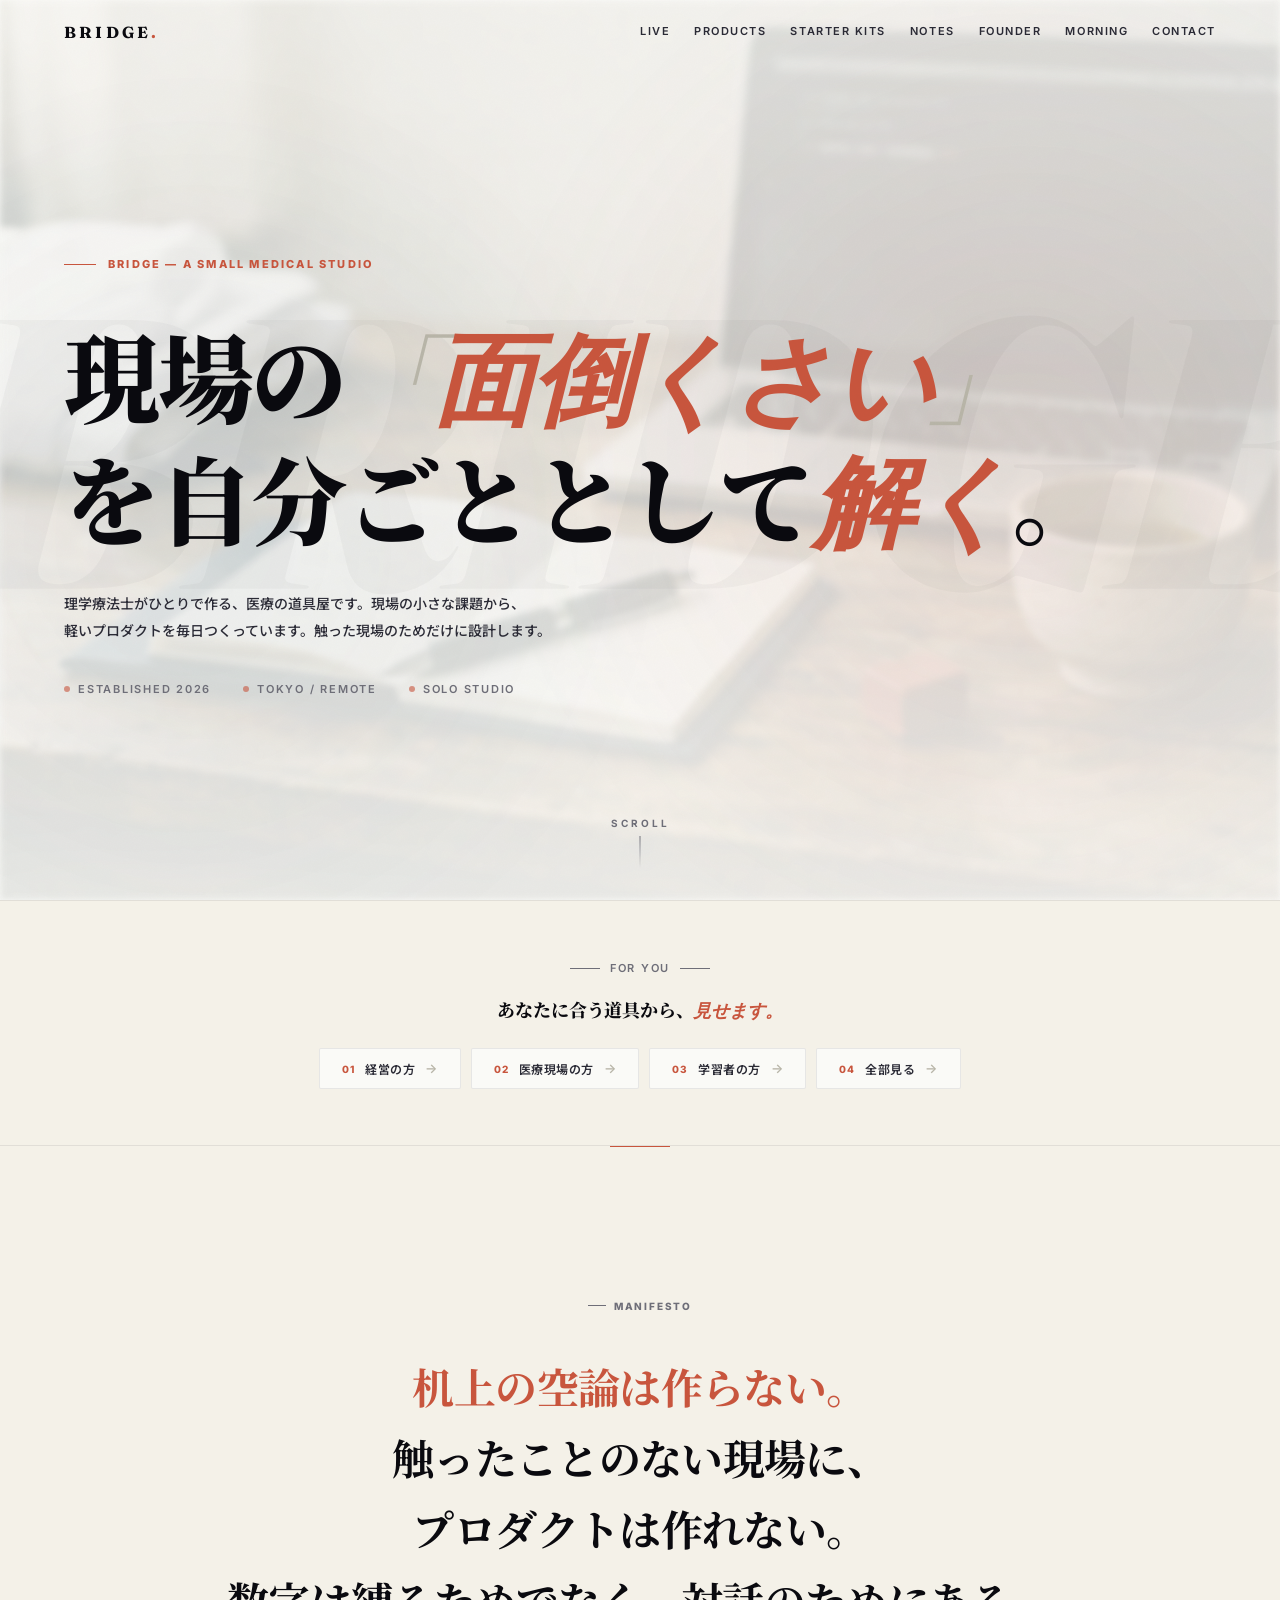
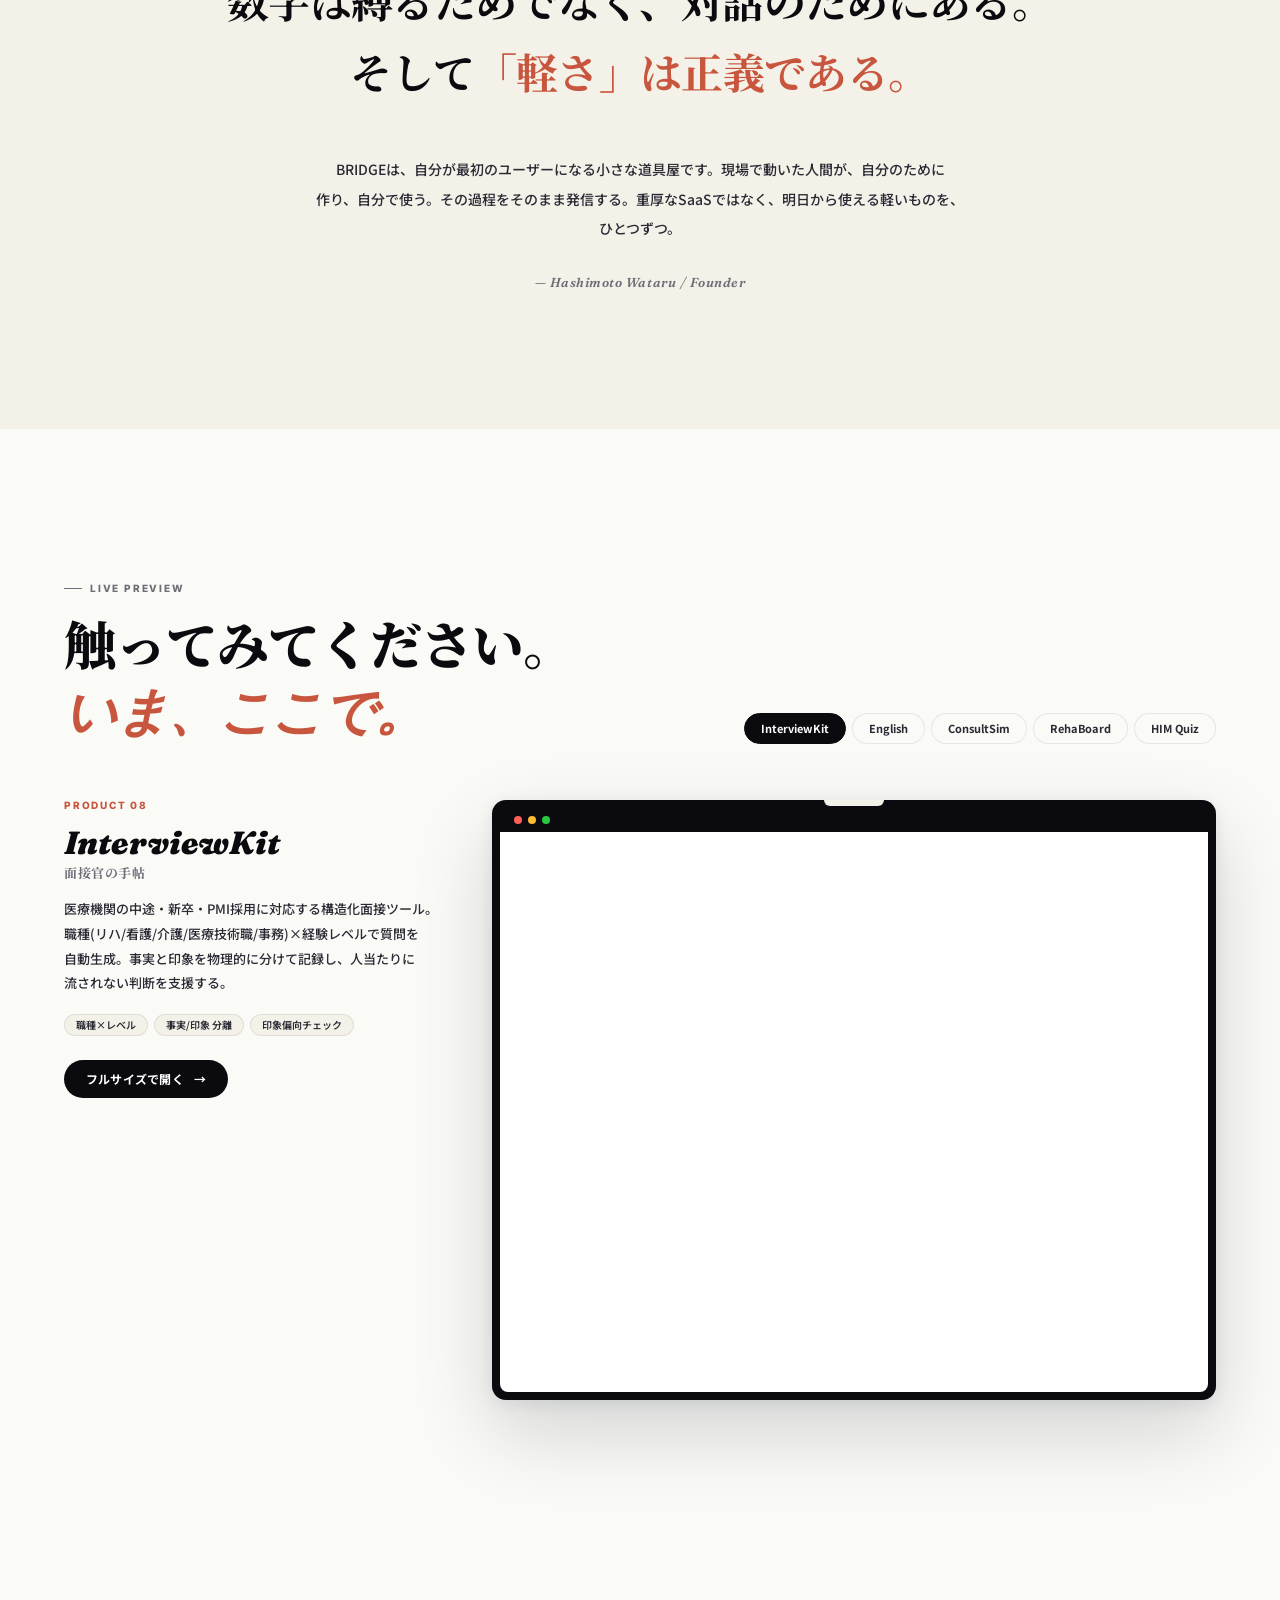
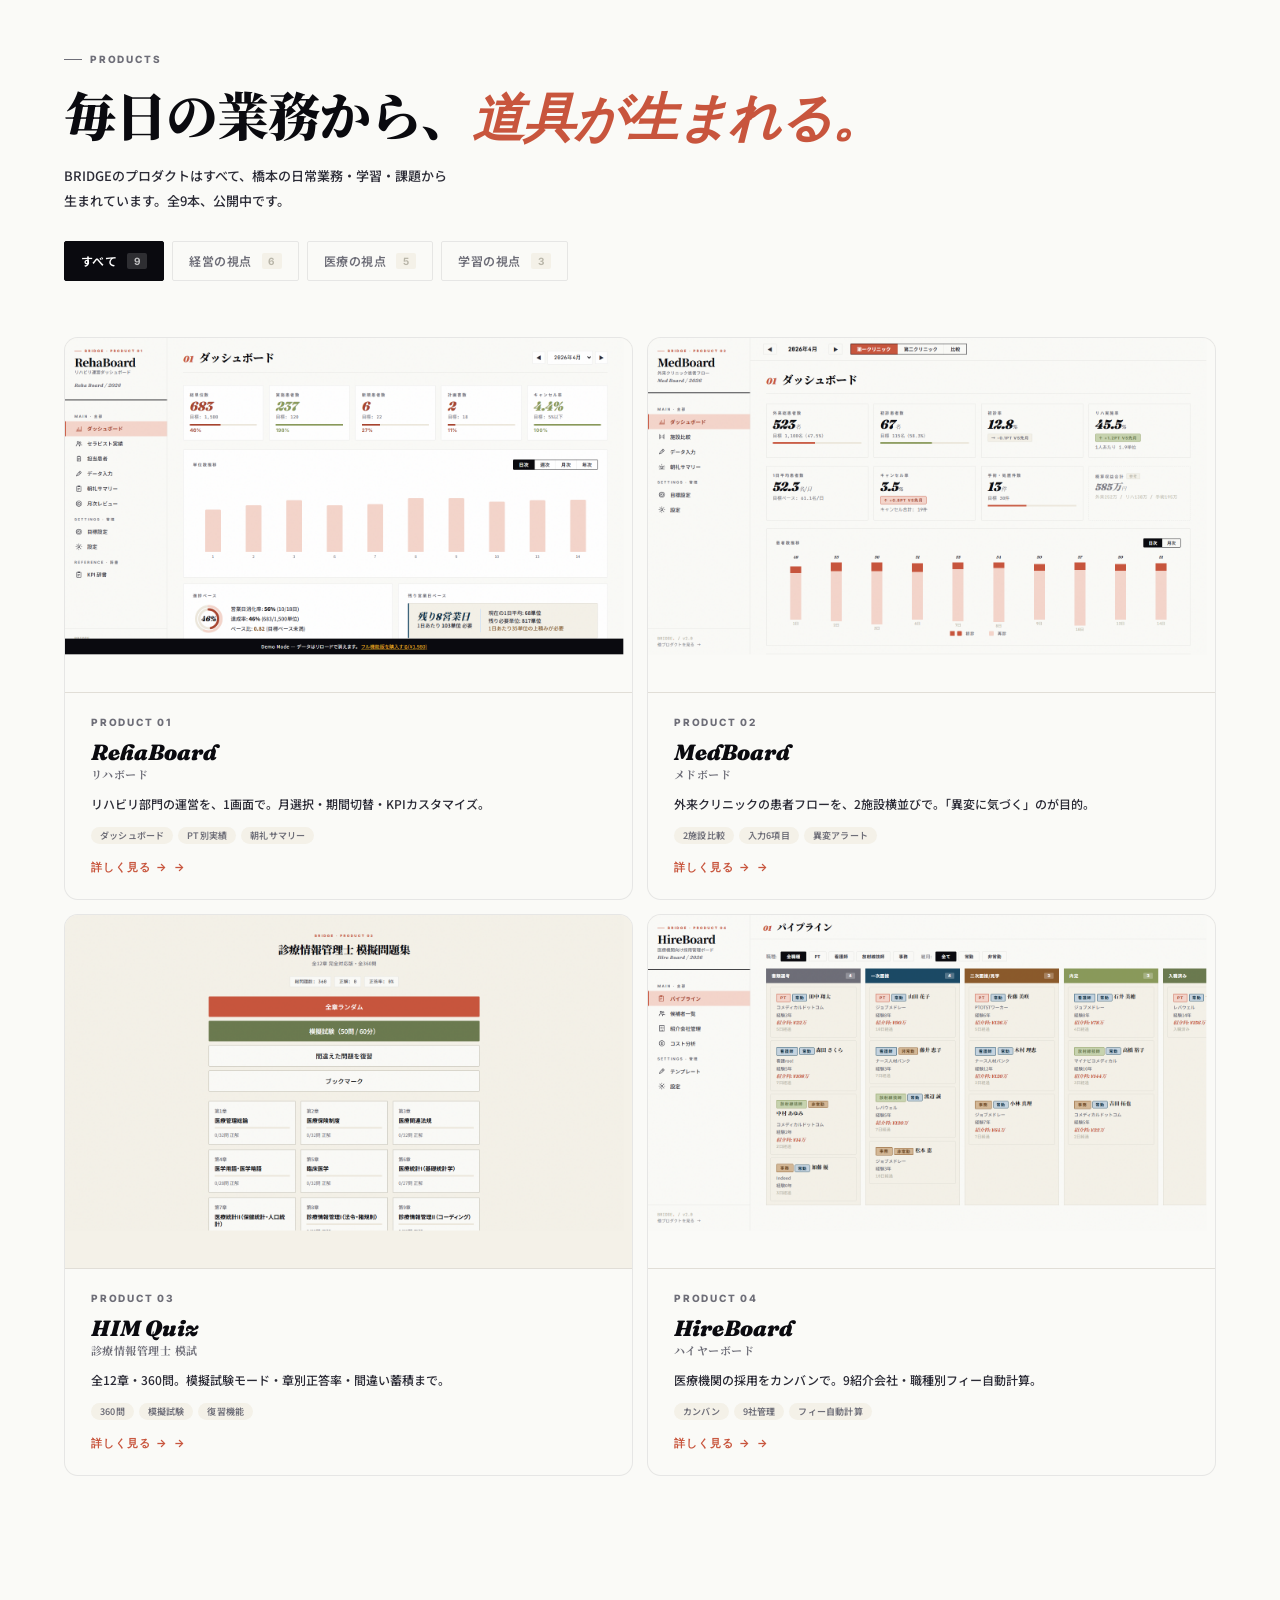
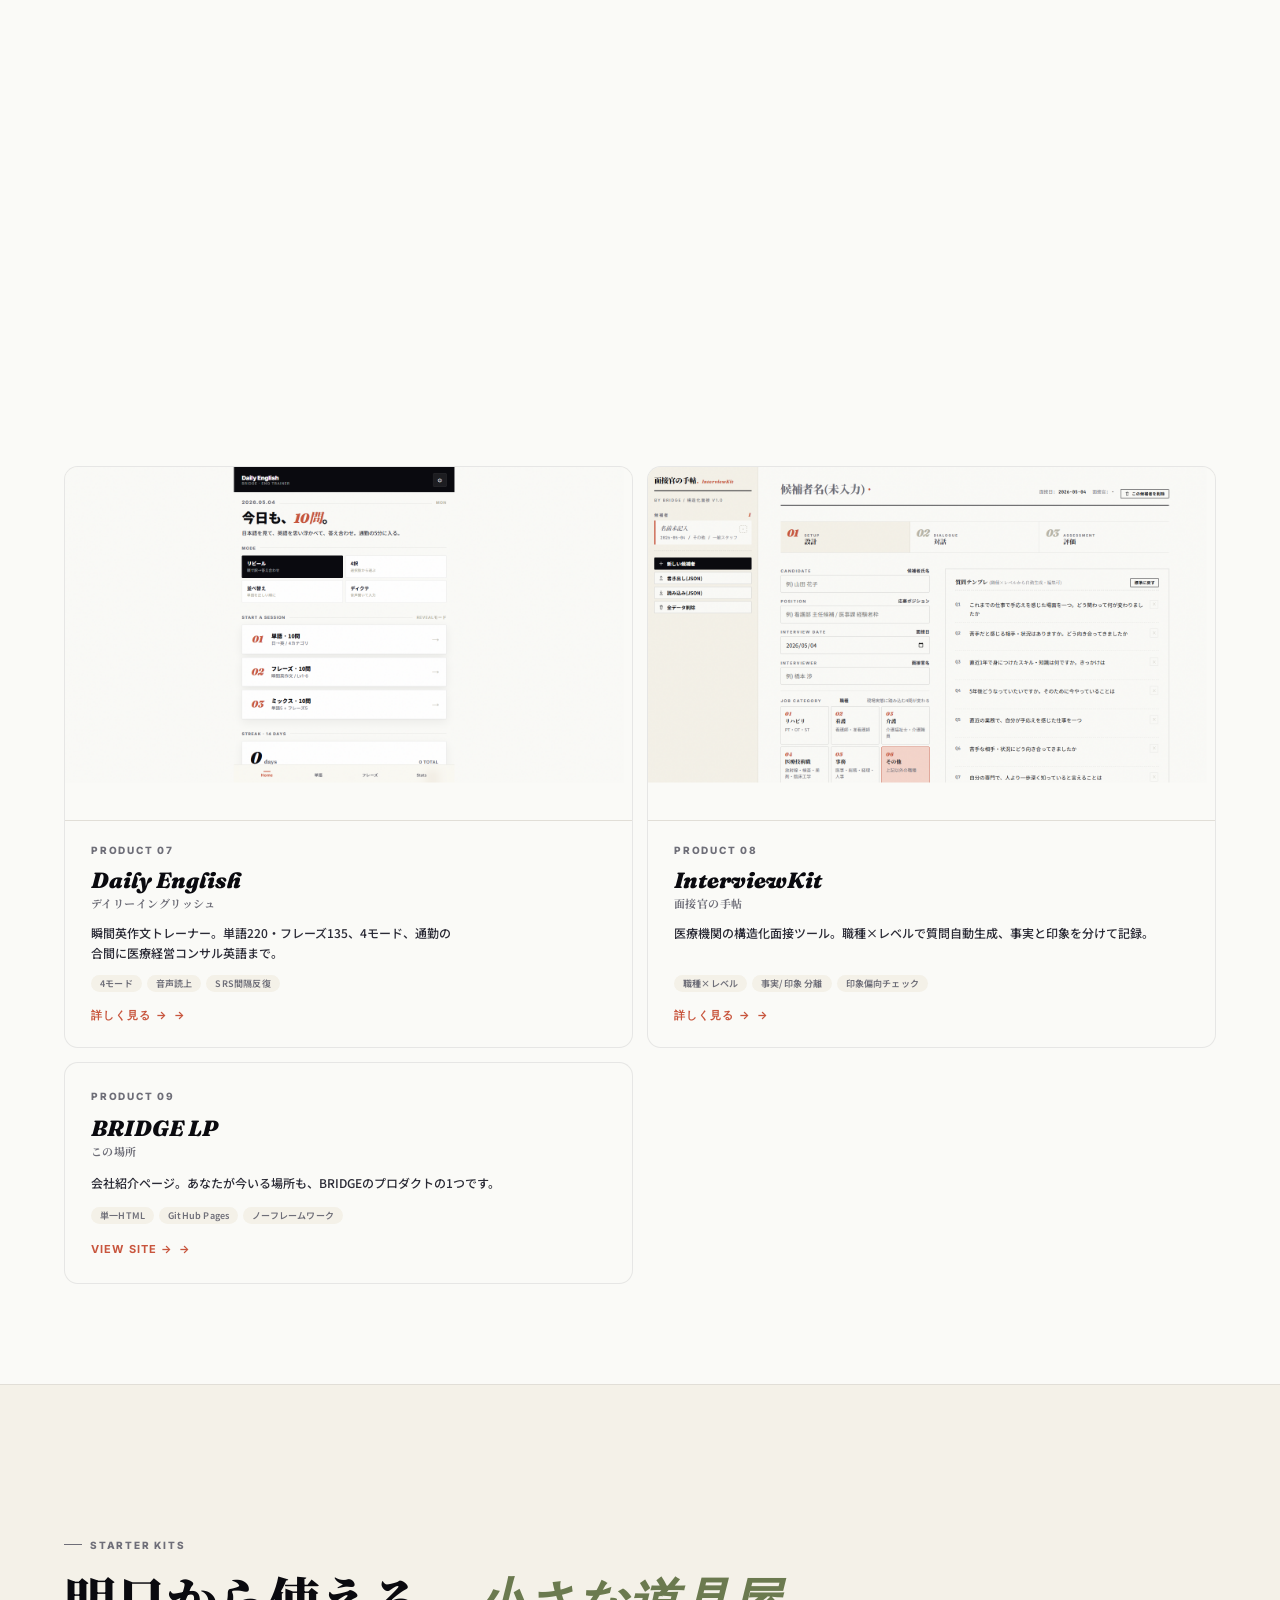
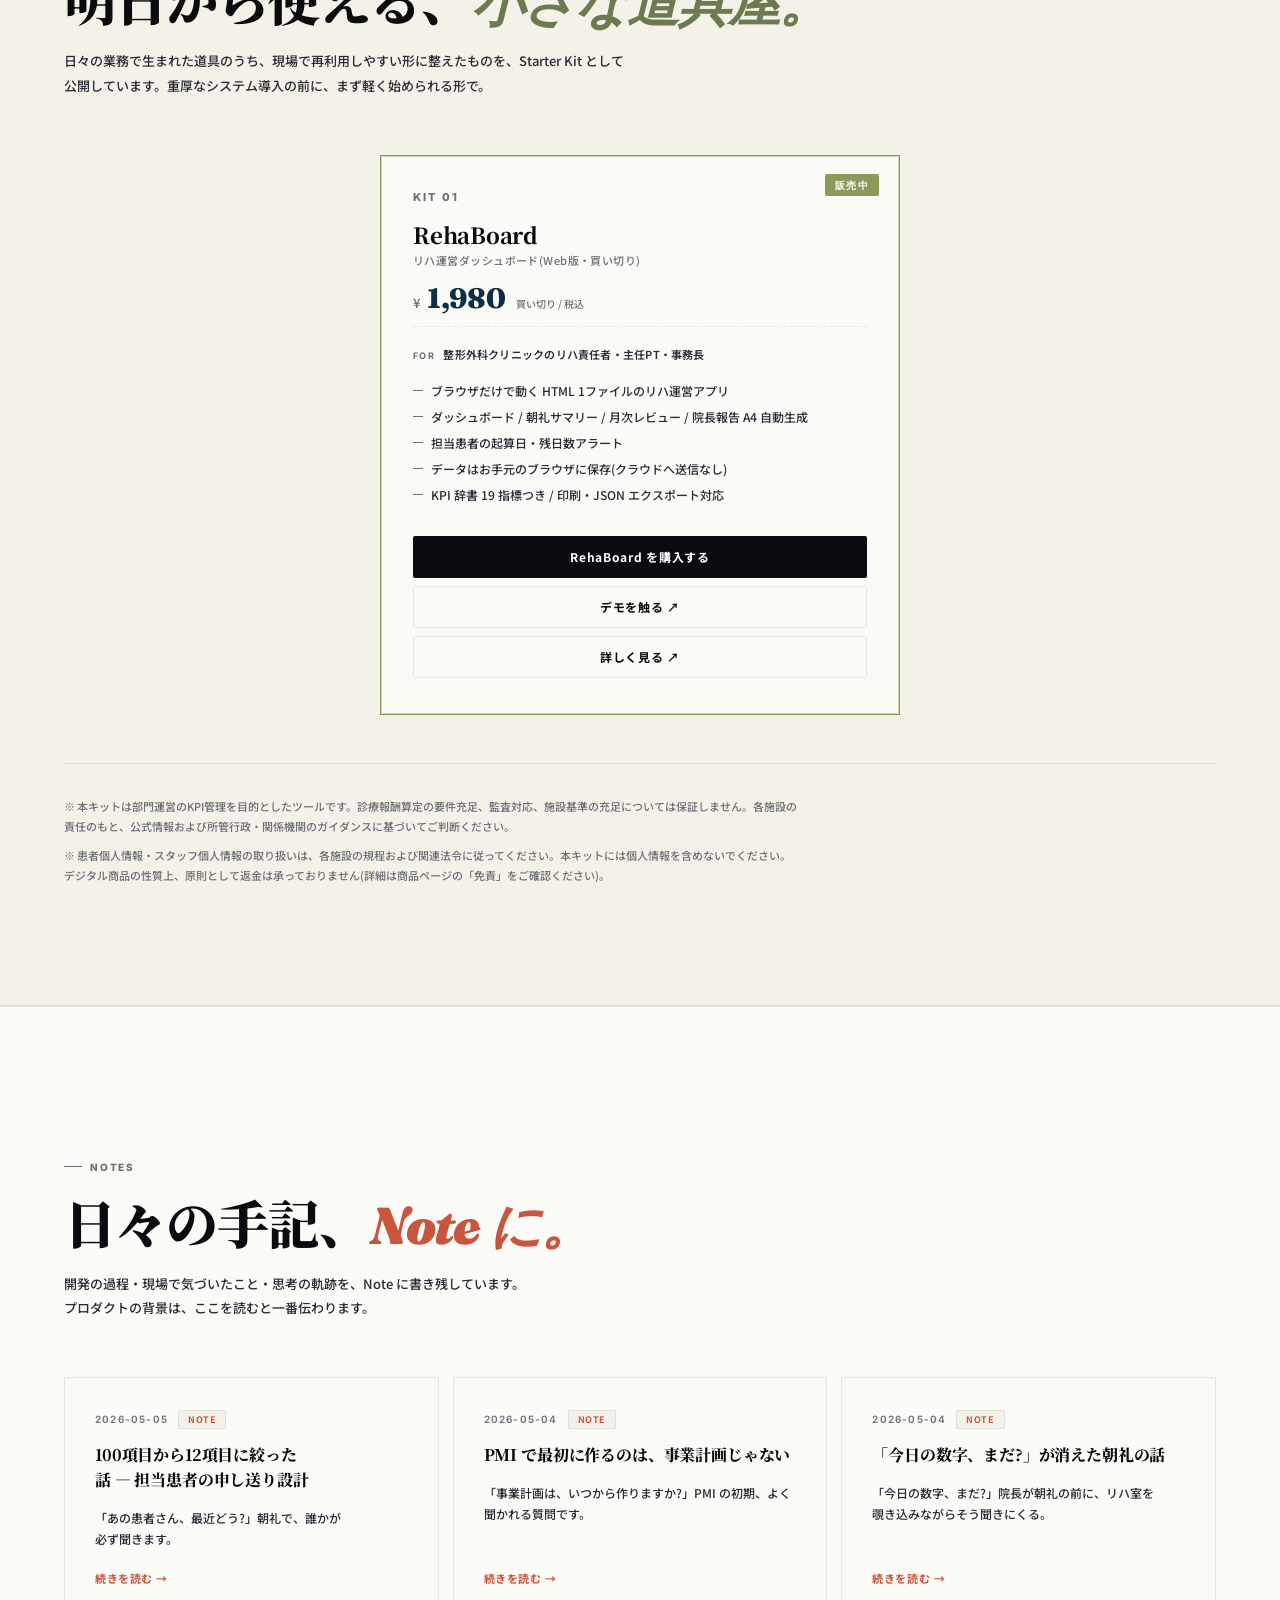
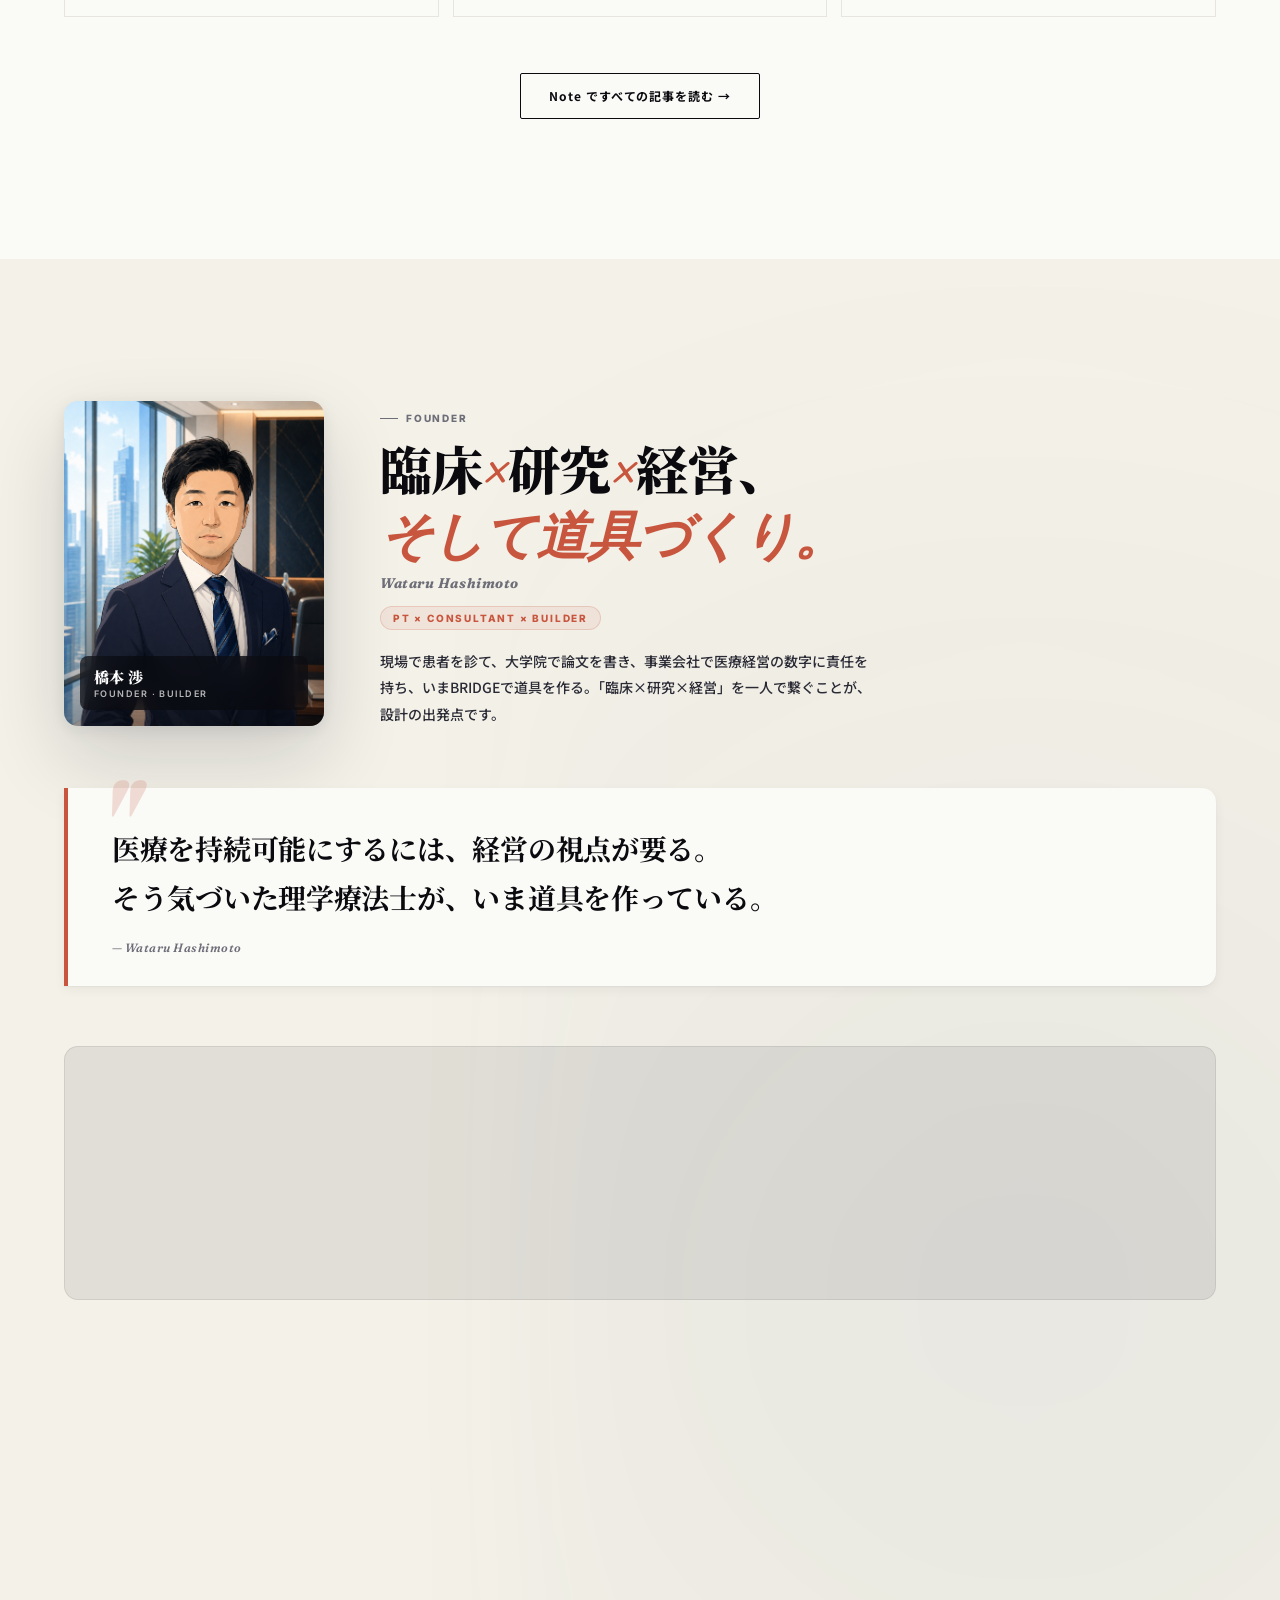
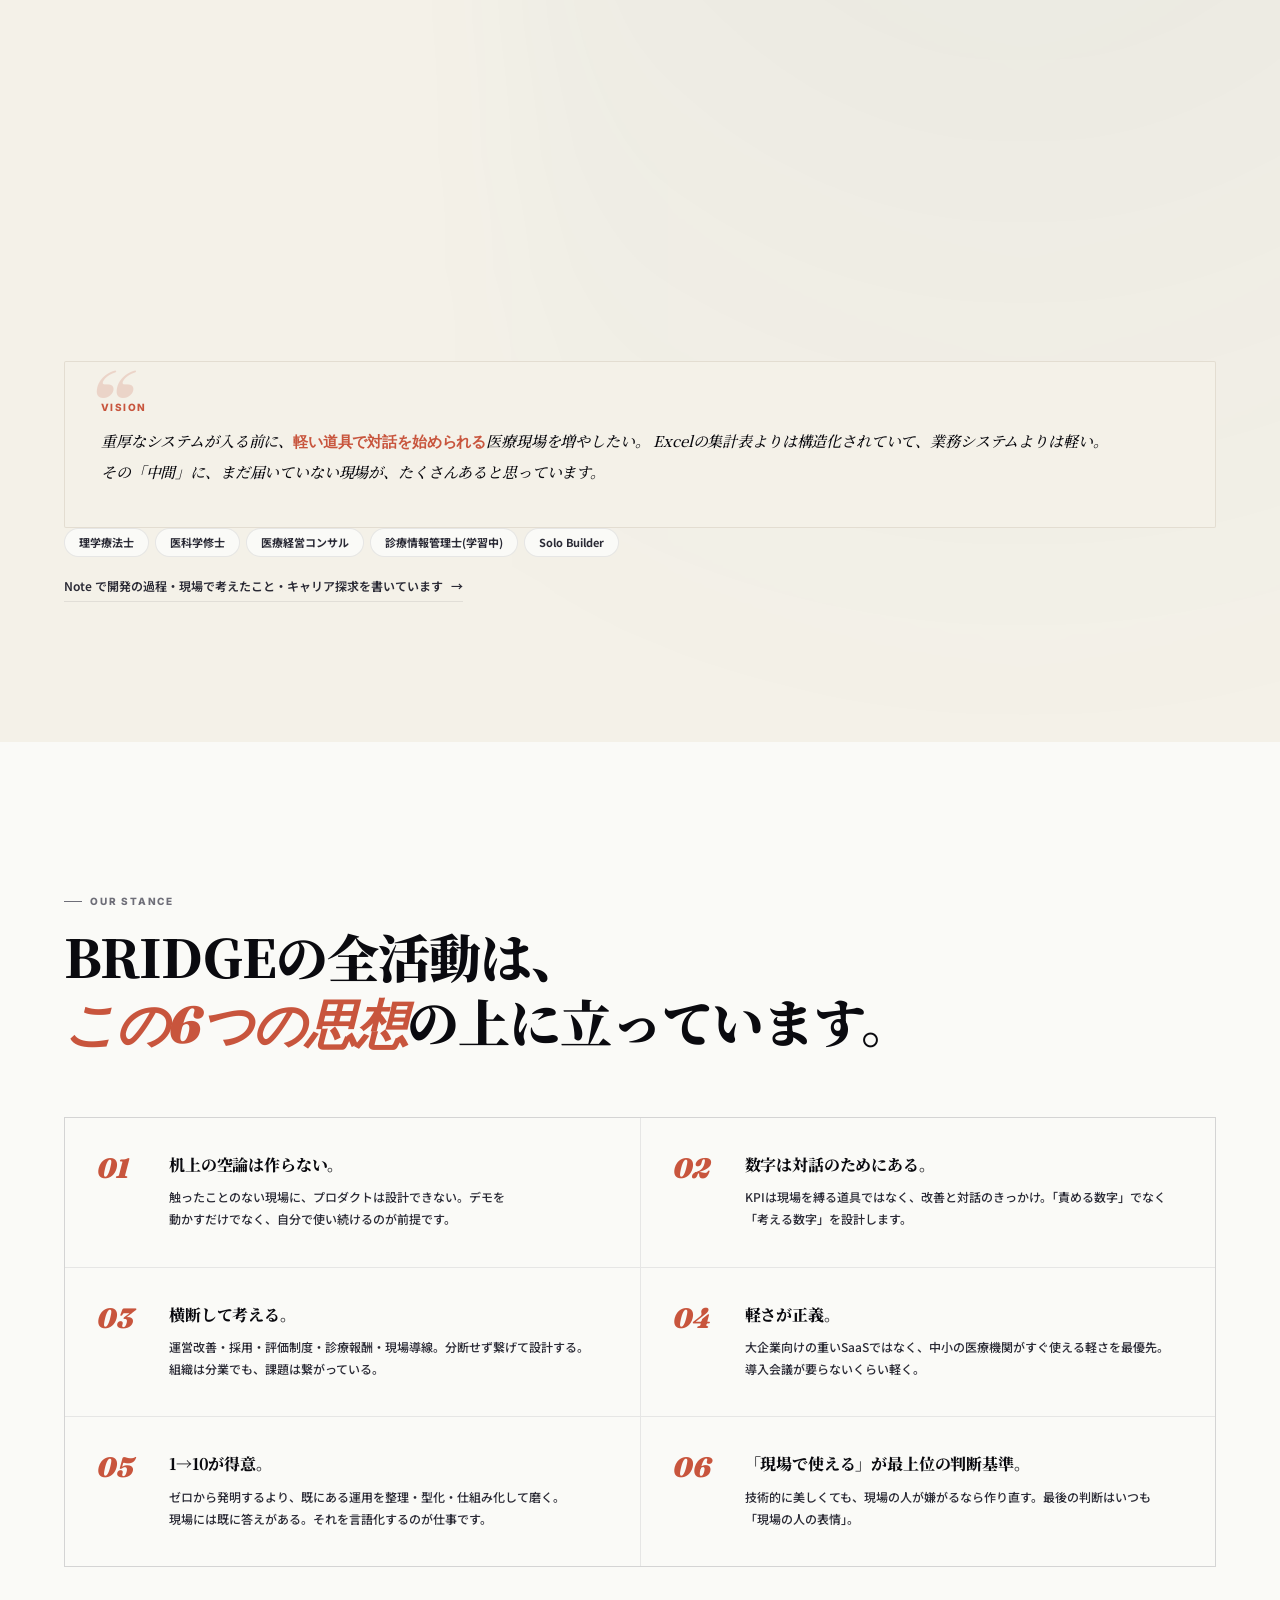
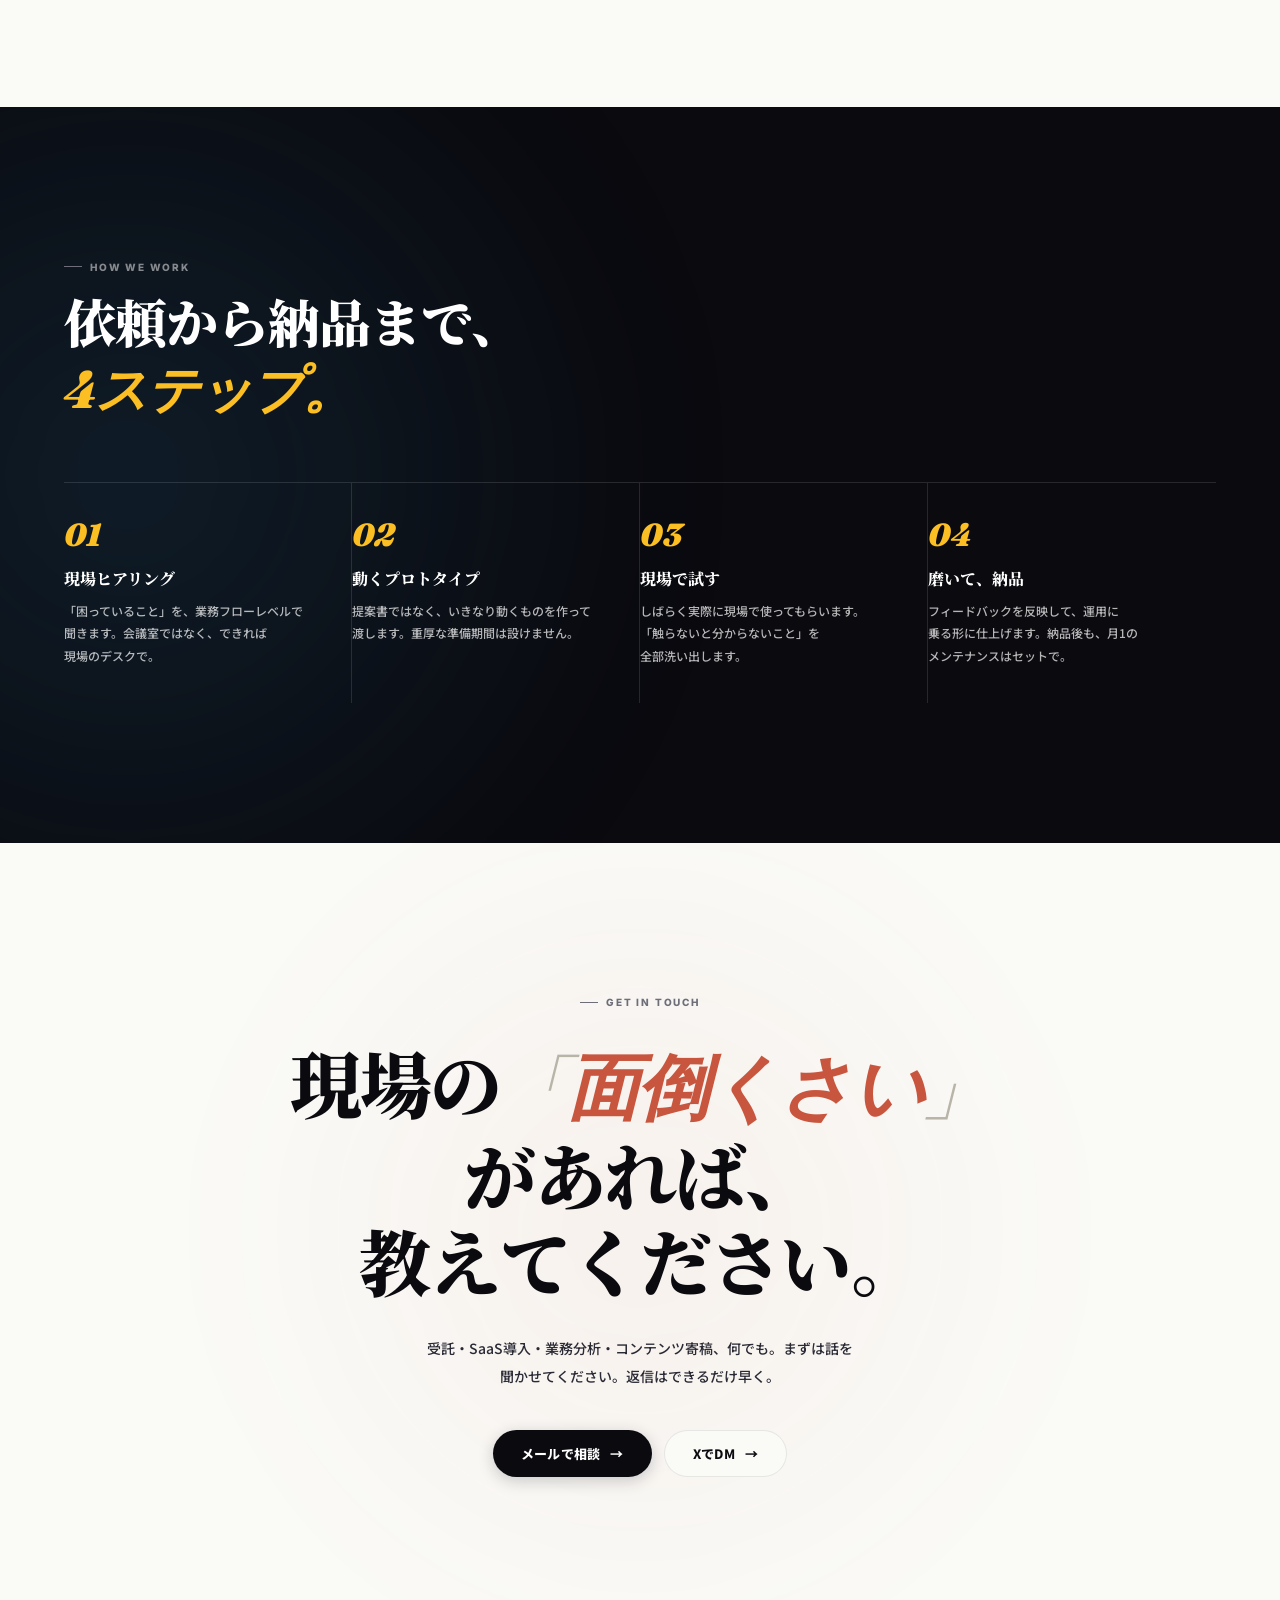
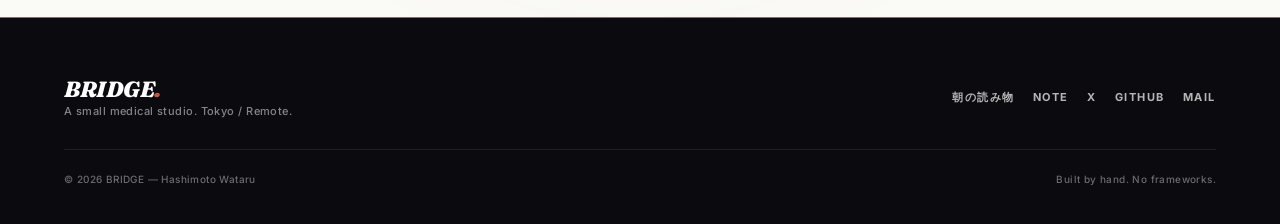
<file: index.html>
<!DOCTYPE html>
<html lang="ja">
<head>
<meta charset="UTF-8">
<meta name="viewport" content="width=device-width, initial-scale=1.0">
<title>BRIDGE — 現場の「面倒くさい」を、自分ごととして解く</title>
<meta name="description" content="BRIDGEは、医療現場の小さな課題から軽量プロダクトを作る、ひとり開発の小さな会社です。理学療法士の視点と、医療経営のリアルから生まれた道具を、すぐに使える形で。">

<!-- OGP -->
<meta property="og:title" content="BRIDGE — 現場の「面倒くさい」を、自分ごととして解く">
<meta property="og:description" content="医療現場の小さな課題から軽量プロダクトを作る、ひとり開発の小さな会社。">
<meta property="og:type" content="website">
<meta property="og:url" content="https://bridge-med.github.io/bridge-lp/">
<meta name="twitter:card" content="summary_large_image">

<link rel="preconnect" href="https://fonts.googleapis.com">
<link rel="preconnect" href="https://fonts.gstatic.com" crossorigin>
<link href="https://fonts.googleapis.com/css2?family=Fraunces:ital,opsz,wght@0,9..144,400;0,9..144,600;0,9..144,700;0,9..144,900;1,9..144,400;1,9..144,700;1,9..144,900&family=Inter:wght@400;500;600;700;800;900&family=Noto+Sans+JP:wght@400;500;700;900&family=Noto+Serif+JP:wght@400;700;900&display=swap" rel="stylesheet">

<style>
/* ===== BASE ===== */
*,*::before,*::after{margin:0;padding:0;box-sizing:border-box}
:root{
  --paper:#FAFAF7;--paper-2:#F4F1E8;--paper-3:#EDE8DD;
  --ink:#0A0A0F;--ink-2:#2A2A35;--ink-3:#6E6E78;--ink-4:#B8B5A8;
  --line:rgba(10,10,15,0.08);--line-w:rgba(122,99,75,0.14);
  --vermilion:#C8553D;--vermilion-deep:#A8442F;
  --indigo:#1B4965;--indigo-deep:#0F2D44;
  --gold:#B8860B;
  /* Design System v1.0 新色 — bridge-hq/design-system/ 参照 */
  --moegi:#8A9A5B;--moegi-deep:#6B7A4F;--moegi-pale:#C8D4B0;
  --taisha:#8B5A2B;--taisha-deep:#6B4420;--taisha-pale:#D4B896;
  --serif-jp:'Noto Serif JP',serif;
  --sans-jp:'Noto Sans JP',sans-serif;
  --serif-en:'Fraunces',serif;
  --sans-en:'Inter',sans-serif;
  --max:1280px;
  --pad-x:clamp(20px,5vw,80px);
  --shadow-1:0 1px 2px rgba(15,20,36,0.04),0 4px 12px rgba(15,20,36,0.05);
  --shadow-2:0 2px 8px rgba(15,20,36,0.06),0 16px 40px rgba(15,20,36,0.10);
  --shadow-3:0 4px 16px rgba(15,20,36,0.08),0 32px 80px rgba(15,20,36,0.16);
}
html{-webkit-font-smoothing:antialiased;text-rendering:optimizeLegibility;scroll-behavior:smooth}
body{font-family:var(--sans-jp);background:var(--paper);color:var(--ink);overflow-x:hidden;line-height:1.7;font-feature-settings:"palt" 1}
/* Smart wrapping for Japanese */
h1,h2,h3,.hero-h,.cta-h,.manifesto-q{text-wrap:balance;word-break:auto-phrase;line-break:strict;overflow-wrap:break-word}
p,.hero-sub,.manifesto-body,.founder-text p,.product-card-tagline,.stance-content p,.process-step p{text-wrap:pretty;word-break:auto-phrase;line-break:strict;overflow-wrap:break-word}
.nowrap{white-space:nowrap}
.br-pc{display:none}
@media(min-width:720px){.br-pc{display:inline}}
.br-sp{display:inline}
@media(min-width:720px){.br-sp{display:none}}
body::before{content:'';position:fixed;inset:0;pointer-events:none;z-index:200;opacity:0.025;background-image:url("data:image/svg+xml;utf8,<svg xmlns='http://www.w3.org/2000/svg' width='400' height='400'><filter id='n'><feTurbulence type='fractalNoise' baseFrequency='0.85' numOctaves='2' stitchTiles='stitch'/></filter><rect width='100%25' height='100%25' filter='url(%23n)'/></svg>");mix-blend-mode:multiply}
a{color:inherit;text-decoration:none}
img{display:block;max-width:100%}
::selection{background:var(--vermilion);color:#fff}

/* ===== TYPOGRAPHY HELPERS ===== */
.serif{font-family:var(--serif-jp)}
.serif-en{font-family:var(--serif-en);font-optical-sizing:auto}
.sans-en{font-family:var(--sans-en)}
.italic{font-style:italic}
.num{font-variant-numeric:tabular-nums;font-feature-settings:'tnum'}
.eyebrow{font:800 10px/1 var(--sans-en);letter-spacing:0.18em;text-transform:uppercase;color:var(--ink-3)}
.kicker{display:inline-flex;align-items:center;gap:8px}
.kicker::before{content:'';width:18px;height:1px;background:var(--ink-3)}
.accent-v{color:var(--vermilion)}
.accent-i{color:var(--indigo)}
.accent-i-deep{color:var(--indigo-deep)}
.fr-italic{font-family:var(--serif-en);font-style:italic;font-weight:900}

/* ===== NAV ===== */
.nav{position:fixed;top:0;left:0;right:0;z-index:100;display:flex;justify-content:space-between;align-items:center;padding:20px var(--pad-x);transition:all .3s;background:transparent}
.nav.scrolled{background:rgba(250,250,247,0.85);backdrop-filter:blur(18px);-webkit-backdrop-filter:blur(18px);border-bottom:1px solid var(--line);padding:14px var(--pad-x)}
.nav-logo{font:700 16px/1 var(--serif-en);letter-spacing:0.2em;color:var(--ink)}
.nav-logo .dot{color:var(--vermilion)}
.nav-links{display:flex;gap:24px;font:600 11px/1 var(--sans-en);letter-spacing:0.14em;text-transform:uppercase;color:var(--ink-2)}
.nav-links a{position:relative;padding:6px 0;transition:color .15s}
.nav-links a::after{content:'';position:absolute;bottom:0;left:0;right:0;height:1px;background:var(--ink);transform:scaleX(0);transform-origin:right;transition:transform .3s}
.nav-links a:hover::after{transform:scaleX(1);transform-origin:left}
.nav-links a:hover{color:var(--ink)}
@media(max-width:640px){.nav-links{display:none}}

/* ===== HERO ===== */
.hero{min-height:100vh;display:flex;flex-direction:column;justify-content:center;padding:120px var(--pad-x) 80px;position:relative;overflow:hidden}
.hero-photo{position:absolute;inset:0;background-image:url('images/hero.jpg');background-size:cover;background-position:center;opacity:0.32;z-index:0;pointer-events:none;filter:blur(3px) saturate(0.85)}
@media(max-width:760px){.hero-photo{opacity:0.24;background-position:center 30%;filter:blur(4px) saturate(0.85)}}
.hero-photo::after{content:'';position:absolute;inset:-12px;background:linear-gradient(180deg,rgba(250,250,247,0.65) 0%,rgba(250,250,247,0.45) 40%,rgba(250,250,247,0.78) 100%)}
.hero-bg{position:absolute;inset:0;z-index:0;pointer-events:none}
.hero-bg::before{content:'';position:absolute;top:-30%;right:-20%;width:80%;height:160%;background:radial-gradient(circle,rgba(200,85,61,0.08),transparent 60%);filter:blur(40px)}
.hero-bg::after{content:'';position:absolute;bottom:-30%;left:-20%;width:70%;height:140%;background:radial-gradient(circle,rgba(27,73,101,0.06),transparent 60%);filter:blur(40px)}
.hero-watermark{position:absolute;left:50%;top:50%;transform:translate(-50%,-50%);font:900 clamp(160px,30vw,420px)/0.85 var(--serif-en);font-style:italic;color:var(--ink);opacity:0.025;letter-spacing:-0.04em;pointer-events:none;z-index:0;white-space:nowrap}
.hero-inner{max-width:var(--max);margin:0 auto;width:100%;position:relative;z-index:1}
.hero-eyebrow{font:800 11px/1 var(--sans-en);letter-spacing:0.2em;text-transform:uppercase;color:var(--vermilion);margin-bottom:48px;display:inline-flex;align-items:center;gap:12px}
.hero-eyebrow::before{content:'';width:32px;height:1px;background:var(--vermilion)}
.hero-h{font:900 clamp(40px,7.5vw,98px)/1.18 var(--serif-jp);letter-spacing:-0.025em;color:var(--ink);margin-bottom:28px}
.hero-h .em{font-family:var(--serif-en);font-style:italic;font-weight:900;color:var(--vermilion);font-size:1.05em}
.hero-h .quote{display:inline-block;position:relative}
.hero-h .quote::before{content:'「';color:var(--ink-4);font-weight:400;margin-right:-0.1em}
.hero-h .quote::after{content:'」';color:var(--ink-4);font-weight:400;margin-left:-0.1em}
.hero-sub{font:500 14px/1.9 var(--sans-jp);color:var(--ink-2);max-width:560px;margin-bottom:40px}
.hero-meta{display:flex;gap:32px;flex-wrap:wrap;font:600 11px/1 var(--sans-en);letter-spacing:0.16em;text-transform:uppercase;color:var(--ink-3)}
.hero-meta span{display:inline-flex;align-items:center;gap:8px}
.hero-meta span::before{content:'';width:6px;height:6px;border-radius:50%;background:var(--vermilion);opacity:0.6}
.scroll-hint{position:absolute;bottom:32px;left:50%;transform:translateX(-50%);font:700 10px/1 var(--sans-en);letter-spacing:0.3em;color:var(--ink-3);text-transform:uppercase;display:flex;flex-direction:column;align-items:center;gap:8px;animation:floaty 2.4s ease-in-out infinite;z-index:2}
.scroll-hint::after{content:'';width:1px;height:32px;background:linear-gradient(to bottom,var(--ink-3),transparent)}
@keyframes floaty{0%,100%{transform:translate(-50%,0)}50%{transform:translate(-50%,6px)}}

/* ===== MANIFESTO ===== */
.manifesto{padding:140px var(--pad-x);background:var(--paper-2);position:relative}
.manifesto::before{content:'';position:absolute;top:0;left:50%;transform:translateX(-50%);width:60px;height:1px;background:var(--vermilion)}
.manifesto-inner{max-width:920px;margin:0 auto;text-align:center}
.manifesto-eyebrow{margin-bottom:40px}
.manifesto-q{font:700 clamp(22px,3.4vw,42px)/1.7 var(--serif-jp);color:var(--ink);letter-spacing:-0.015em;margin-bottom:48px}
.manifesto-q .em{color:var(--vermilion)}
.manifesto-body{font:500 14px/2.1 var(--sans-jp);color:var(--ink-2);max-width:680px;margin:0 auto 32px}
.manifesto-sig{font:600 13px/1 var(--serif-en);color:var(--ink-3);font-style:italic;letter-spacing:0.04em}

/* ===== SHOWCASE (LIVE PREVIEW) ===== */
.showcase{padding:140px var(--pad-x) 100px;background:var(--paper);position:relative}
.showcase-head{max-width:var(--max);margin:0 auto 56px;display:flex;justify-content:space-between;align-items:flex-end;flex-wrap:wrap;gap:24px}
.showcase-head h2{font:900 clamp(28px,4.4vw,52px)/1.25 var(--serif-jp);letter-spacing:-0.02em;max-width:580px;margin-top:14px}
.showcase-head h2 .em{font-family:var(--serif-en);font-style:italic;color:var(--vermilion)}
.showcase-tabs{display:flex;gap:6px;flex-wrap:wrap}
.showcase-tab{padding:9px 16px;background:var(--paper);border:1px solid var(--line);border-radius:999px;font:700 11px/1 var(--sans-jp);color:var(--ink-2);cursor:pointer;transition:all .2s}
.showcase-tab:hover{background:var(--paper-2)}
.showcase-tab.on{background:var(--ink);color:#fff;border-color:var(--ink)}
.showcase-stage{max-width:var(--max);margin:0 auto;display:grid;grid-template-columns:380px 1fr;gap:48px;align-items:start}
@media(max-width:980px){.showcase-stage{grid-template-columns:1fr;gap:32px}}
.showcase-info .num-tag{font:800 10px/1 var(--sans-en);letter-spacing:0.18em;color:var(--vermilion);margin-bottom:14px}
.showcase-info h3{font:900 32px/1.2 var(--serif-en);font-style:italic;color:var(--ink);margin-bottom:6px}
.showcase-info .jp{display:block;font:700 13px/1 var(--serif-jp);color:var(--ink-3);font-style:normal;margin-top:4px;letter-spacing:0.04em}
.showcase-info p{font:500 13px/1.9 var(--sans-jp);color:var(--ink-2);margin-top:18px}
.showcase-tags{display:flex;flex-wrap:wrap;gap:6px;margin-top:18px}
.showcase-tags span{padding:5px 11px;background:var(--paper-2);border:1px solid var(--line);border-radius:999px;font:600 10px/1 var(--sans-jp);color:var(--ink-2)}
.showcase-cta{display:inline-flex;align-items:center;gap:10px;margin-top:24px;padding:13px 22px;background:var(--ink);color:#fff;border-radius:999px;font:700 12px/1 var(--sans-jp);letter-spacing:0.02em;transition:all .2s}
.showcase-cta:hover{background:var(--vermilion);transform:translateX(2px)}
.showcase-cta::after{content:'→';transition:transform .2s}
.showcase-cta:hover::after{transform:translateX(3px)}
.showcase-frame{position:relative;background:var(--ink);border-radius:14px;padding:8px;box-shadow:var(--shadow-3);overflow:hidden}
.showcase-frame::before{content:'';position:absolute;top:0;left:50%;transform:translateX(-50%);width:60px;height:6px;background:var(--paper-2);border-radius:0 0 8px 8px;z-index:2}
.showcase-frame .frame-bar{height:24px;background:var(--ink);display:flex;align-items:center;gap:6px;padding:0 14px}
.showcase-frame .frame-bar i{width:8px;height:8px;border-radius:50%;background:rgba(255,255,255,0.18)}
.showcase-frame .frame-bar i:first-child{background:#ff5f57}
.showcase-frame .frame-bar i:nth-child(2){background:#febc2e}
.showcase-frame .frame-bar i:nth-child(3){background:#28c840}
.showcase-frame iframe{width:100%;height:560px;border:none;background:#fff;display:block;border-radius:0 0 8px 8px}
@media(max-width:600px){.showcase-frame iframe{height:480px}}

/* ===== PRODUCTS ===== */
.products{padding:140px var(--pad-x) 100px;position:relative}
.products-head{max-width:var(--max);margin:0 auto 56px}
.products-head h2{font:900 clamp(28px,4.4vw,52px)/1.25 var(--serif-jp);letter-spacing:-0.02em;margin-top:14px}
.products-head h2 .em{font-family:var(--serif-en);font-style:italic;color:var(--vermilion)}
.products-head p{font:500 13px/1.9 var(--sans-jp);color:var(--ink-2);max-width:560px;margin-top:14px}
.products-grid{max-width:var(--max);margin:0 auto;display:grid;grid-template-columns:repeat(2,1fr);gap:14px}
@media(max-width:760px){.products-grid{grid-template-columns:1fr}}
.products-tabs{display:flex;gap:8px;flex-wrap:wrap;margin-top:28px}
.products-tab{font:600 12px/1 var(--sans-jp);letter-spacing:0.04em;padding:11px 16px;background:transparent;border:1px solid var(--line);color:var(--ink-3);cursor:pointer;transition:all .18s;border-radius:2px;display:inline-flex;align-items:center;gap:10px}
.products-tab:hover{border-color:var(--ink-3);color:var(--ink)}
.products-tab.on{background:var(--ink);color:#fff;border-color:var(--ink)}
.products-tab .count{font:700 10px/1 var(--sans-en);color:var(--ink-4);padding:3px 6px;background:var(--paper-2);border-radius:2px;min-width:20px;text-align:center;letter-spacing:0}
.products-tab.on .count{background:rgba(255,255,255,0.15);color:rgba(255,255,255,0.7)}
.product-card.hide{display:none}
.product-card{transition:opacity .25s,transform .25s}
.product-card.fade-in{animation:fadeIn .35s cubic-bezier(0.2,0.7,0.2,1) both}
@keyframes fadeIn{from{opacity:0;transform:translateY(8px)}to{opacity:1;transform:translateY(0)}}

/* ===== FOR YOU(立場選択) ===== */
.foryou{padding:48px var(--pad-x) 56px;background:var(--paper-2);border-bottom:1px solid var(--line);border-top:1px solid var(--line)}
.foryou-inner{max-width:var(--max);margin:0 auto;text-align:center}
.foryou-label{font:600 11px/1 var(--sans-en);color:var(--ink-3);margin-bottom:22px;letter-spacing:0.16em;text-transform:uppercase;display:inline-flex;align-items:center;gap:10px}
.foryou-label::before,.foryou-label::after{content:'';width:30px;height:1px;background:var(--ink-3);display:inline-block}
.foryou-h{font:800 clamp(15px,2vw,18px)/1.5 var(--serif-jp);color:var(--ink);margin-bottom:24px;letter-spacing:-0.01em}
.foryou-h .em{font-family:var(--serif-en);font-style:italic;color:var(--vermilion)}
.foryou-buttons{display:inline-flex;gap:10px;flex-wrap:wrap;justify-content:center}
.foryou-btn{padding:13px 22px;background:var(--paper);border:1px solid var(--line);font:600 12px/1 var(--sans-jp);letter-spacing:0.04em;color:var(--ink-2);cursor:pointer;transition:all .2s;border-radius:2px;display:inline-flex;align-items:center;gap:10px}
.foryou-btn:hover{border-color:var(--ink);color:var(--ink);background:var(--paper)}
.foryou-btn .ic{font:800 10px/1 var(--sans-en);color:var(--vermilion);letter-spacing:0.1em}
.foryou-btn .arr{font:600 13px/1 var(--sans-en);color:var(--ink-4);transition:transform .2s,color .2s}
.foryou-btn:hover .arr{transform:translateX(3px);color:var(--vermilion)}

/* ===== NOTES ===== */
.notes{padding:140px var(--pad-x);background:var(--paper);position:relative;border-top:1px solid var(--line)}
.notes-head{max-width:var(--max);margin:0 auto 56px}
.notes-head h2{font:900 clamp(28px,4.4vw,52px)/1.25 var(--serif-jp);letter-spacing:-0.02em;margin-top:14px}
.notes-head h2 .em{font-family:var(--serif-en);font-style:italic;color:var(--vermilion)}
.notes-head p{font:500 13px/1.9 var(--sans-jp);color:var(--ink-2);max-width:560px;margin-top:14px}
.notes-grid{max-width:var(--max);margin:0 auto;display:grid;grid-template-columns:repeat(3,1fr);gap:14px}
@media(max-width:880px){.notes-grid{grid-template-columns:1fr}}
.note-card{background:var(--paper);border:1px solid var(--line-w);padding:32px 30px;display:flex;flex-direction:column;gap:14px;text-decoration:none;transition:all .2s;position:relative;min-height:240px}
.note-card:hover{transform:translateY(-2px);box-shadow:var(--shadow-2);border-color:var(--vermilion)}
.note-card-meta{display:flex;gap:10px;align-items:center;font:600 10px/1 var(--sans-en);letter-spacing:0.12em;color:var(--ink-3);text-transform:uppercase}
.note-tag{padding:4px 9px;background:var(--paper-2);border:1px solid var(--line);border-radius:2px;font:700 9px/1 var(--sans-jp);letter-spacing:0.06em;color:var(--vermilion)}
.note-card-h{font:800 16px/1.55 var(--serif-jp);color:var(--ink);letter-spacing:-0.01em}
.note-card-excerpt{font:500 12px/1.8 var(--sans-jp);color:var(--ink-2);flex:1}
.note-card-link{font:700 11px/1 var(--sans-jp);color:var(--vermilion);letter-spacing:0.05em;display:inline-flex;align-items:center;gap:6px}
.notes-foot{max-width:var(--max);margin:56px auto 0;text-align:center}
.notes-cta{font:700 12px/1 var(--sans-jp);letter-spacing:0.08em;color:var(--ink);padding:16px 28px;border:1px solid var(--ink);border-radius:2px;display:inline-block;transition:all .2s}
.notes-cta:hover{background:var(--ink);color:#fff}
.product-card{background:var(--paper);border:1px solid var(--line);border-radius:14px;padding:0;display:flex;flex-direction:column;gap:0;transition:all .25s cubic-bezier(0.16,1,0.3,1);cursor:pointer;position:relative;overflow:hidden}
.product-card-thumb{aspect-ratio:16/10;background:var(--paper-2);border-bottom:1px solid var(--line);overflow:hidden;position:relative}
.product-card-thumb img{width:100%;height:100%;object-fit:cover;object-position:top center;display:block;transition:transform .4s cubic-bezier(0.2,0.7,0.2,1)}
.product-card:hover .product-card-thumb img{transform:scale(1.02)}
.product-card-body{padding:24px 26px 26px;display:flex;flex-direction:column;gap:12px;flex:1}
.product-card.no-thumb{padding:28px 26px;gap:14px}
.product-card::before{content:'';position:absolute;top:0;left:0;right:0;height:1px;background:linear-gradient(90deg,transparent,rgba(200,85,61,0.4),transparent);opacity:0;transition:opacity .3s}
.product-card:hover{transform:translateY(-3px);box-shadow:var(--shadow-2);border-color:rgba(200,85,61,0.2)}
.product-card:hover::before{opacity:1}
.product-card-num{font:800 10px/1 var(--sans-en);letter-spacing:0.18em;color:var(--ink-3)}
.product-card-name{font:900 22px/1.2 var(--serif-en);font-style:italic;color:var(--ink);margin-bottom:2px}
.product-card-name .jp{display:block;font:700 11px/1 var(--serif-jp);color:var(--ink-3);font-style:normal;margin-top:4px;letter-spacing:0.04em}
.product-card-tagline{font:500 12px/1.7 var(--sans-jp);color:var(--ink-2);flex:1}
.product-card-tags{display:flex;flex-wrap:wrap;gap:5px}
.product-card-tags span{padding:4px 9px;background:var(--paper-2);border-radius:999px;font:600 9px/1 var(--sans-jp);color:var(--ink-3);letter-spacing:0.02em}
.product-card-link{display:inline-flex;align-items:center;gap:6px;font:700 11px/1 var(--sans-en);letter-spacing:0.1em;text-transform:uppercase;color:var(--vermilion);margin-top:6px;transition:gap .2s}
.product-card-link:hover{gap:10px}
.product-card-link::after{content:'→'}

/* ===== FOUNDER ===== */
.founder{padding:140px var(--pad-x);background:var(--paper-2);position:relative;overflow:hidden}
.founder::before{content:'';position:absolute;top:-30%;right:-20%;width:80%;height:160%;background:radial-gradient(circle,rgba(27,73,101,0.05),transparent 60%);filter:blur(60px)}
.founder-container{max-width:var(--max);margin:0 auto;position:relative}
.founder-hero{display:grid;grid-template-columns:260px 1fr;gap:56px;align-items:center;margin-bottom:60px}
@media(max-width:760px){.founder-hero{grid-template-columns:1fr;gap:32px}.founder-portrait{max-width:240px}}
.founder-portrait{aspect-ratio:4/5;background:#0a0a0f url('images/founder.jpg') center/cover;border-radius:14px;position:relative;overflow:hidden;box-shadow:var(--shadow-3)}
.founder-portrait::before{content:'';position:absolute;inset:0;background:linear-gradient(180deg,transparent 0%,transparent 55%,rgba(10,10,15,0.45) 100%)}
.founder-portrait .badge{position:absolute;bottom:16px;left:16px;right:16px;padding:12px 14px;background:rgba(10,10,15,0.65);backdrop-filter:blur(12px);border-radius:8px;color:#fff}
.founder-portrait .badge .name{font:900 15px/1.2 var(--serif-jp);margin-bottom:3px}
.founder-portrait .badge .role{font:600 9px/1 var(--sans-en);letter-spacing:0.16em;text-transform:uppercase;color:rgba(255,255,255,0.7)}
.founder-name-block .name-h{font:900 clamp(32px,5vw,52px)/1.15 var(--serif-jp);letter-spacing:-0.02em;margin:12px 0 0}
.founder-name-block .name-h .em{color:var(--vermilion);font-family:var(--serif-en);font-style:italic}
.founder-name-block .en-name{display:block;font:700 14px/1 var(--serif-en);font-style:italic;color:var(--ink-3);margin-top:10px;letter-spacing:0.04em}
.founder-name-block .role-tag{display:inline-block;font:800 10px/1 var(--sans-en);letter-spacing:0.18em;text-transform:uppercase;color:var(--vermilion);margin-top:16px;padding:6px 12px;background:rgba(200,85,61,0.08);border-radius:999px;border:1px solid rgba(200,85,61,0.2)}
.founder-intro{font:500 14px/1.9 var(--sans-jp);color:var(--ink-2);margin-top:18px;max-width:540px}
.founder-quote{background:var(--paper);border-left:4px solid var(--vermilion);padding:36px 36px 32px 44px;margin-bottom:60px;border-radius:0 14px 14px 0;box-shadow:var(--shadow-1);position:relative}
.founder-quote::before{content:'"';position:absolute;top:-12px;left:32px;font:900 90px/1 var(--serif-en);font-style:italic;color:var(--vermilion);opacity:0.18}
.founder-quote q{font:700 clamp(18px,2.4vw,28px)/1.75 var(--serif-jp);color:var(--ink);display:block;quotes:none;letter-spacing:-0.01em}
.founder-quote q::before,.founder-quote q::after{content:''}
.founder-quote .cite{display:block;font:600 12px/1 var(--serif-en);font-style:italic;color:var(--ink-3);margin-top:20px;letter-spacing:0.04em}
.founder-timeline{display:grid;grid-template-columns:repeat(4,1fr);gap:1px;background:var(--line);border:1px solid var(--line);border-radius:14px;overflow:hidden;margin-bottom:48px}
@media(max-width:880px){.founder-timeline{grid-template-columns:repeat(2,1fr)}}
@media(max-width:520px){.founder-timeline{grid-template-columns:1fr}}
.tl-step{background:var(--paper);padding:28px 22px;display:flex;flex-direction:column;gap:10px;transition:background .25s;position:relative}
.tl-step:hover{background:var(--paper-2)}
.tl-step.now{background:linear-gradient(180deg,rgba(138,154,91,0.08),var(--paper))}
.tl-step.now::after{content:'';position:absolute;top:0;left:0;right:0;height:2px;background:var(--moegi)}
.tl-num{font:900 38px/1 var(--serif-en);font-style:italic;color:var(--vermilion)}
.tl-tag{font:800 9px/1 var(--sans-en);letter-spacing:0.18em;text-transform:uppercase;color:var(--ink-3)}
.tl-title{font:900 18px/1.2 var(--serif-jp);color:var(--ink);letter-spacing:-0.01em}
.tl-body{font:500 12px/1.85 var(--sans-jp);color:var(--ink-2);flex:1}
.tl-now-tag{display:inline-block;margin-top:6px;padding:3px 8px;background:var(--moegi);color:#fff;font:800 9px/1 var(--sans-en);letter-spacing:0.14em;text-transform:uppercase;border-radius:2px;align-self:flex-start}
.founder-foot{display:flex;flex-direction:column;align-items:flex-start;gap:20px}
.founder-roles{display:flex;flex-wrap:wrap;gap:6px}
.founder-roles span{padding:8px 14px;background:var(--paper);border:1px solid var(--line);border-radius:999px;font:700 11px/1 var(--sans-jp);color:var(--ink-2)}
.note-link{font:600 12px/1.5 var(--sans-jp);color:var(--ink-2);border-bottom:1px solid var(--line);padding-bottom:6px;transition:color .2s,border-color .2s;display:inline-flex;align-items:center;gap:8px}
.note-link::after{content:'→';transition:transform .2s}
.note-link:hover{color:var(--vermilion);border-color:var(--vermilion)}
.note-link:hover::after{transform:translateX(4px)}

/* ===== FOUNDER WHY (深掘り) ===== */
.founder-why{margin-top:80px;padding-top:60px;border-top:1px solid var(--line)}
.founder-why-head{margin-bottom:40px}
.founder-why-h{font:900 clamp(22px,3.4vw,34px)/1.4 var(--serif-jp);letter-spacing:-0.02em;color:var(--ink);margin-top:14px}
.founder-why-h .em{font-family:var(--serif-en);font-style:italic;color:var(--vermilion)}
.founder-why-grid{display:grid;grid-template-columns:repeat(3,1fr);gap:1px;background:var(--line);border:1px solid var(--line)}
@media(max-width:880px){.founder-why-grid{grid-template-columns:1fr}}
.founder-why-card{background:var(--paper);padding:36px 32px;display:flex;flex-direction:column;gap:14px}
.founder-why-num{font:900 28px/1 var(--serif-en);font-style:italic;color:var(--vermilion);margin-bottom:4px}
.founder-why-tag{font:800 10px/1 var(--sans-en);letter-spacing:0.14em;text-transform:uppercase;color:var(--ink-3)}
.founder-why-h3{font:800 16px/1.5 var(--serif-jp);color:var(--ink);letter-spacing:-0.01em}
.founder-why-p{font:500 12.5px/1.95 var(--sans-jp);color:var(--ink-2);flex:1}

/* ===== FOUNDER VISION ===== */
.founder-vision{margin-top:60px;padding:40px 36px;background:var(--paper-2);border:1px solid var(--line-w);border-radius:2px;position:relative}
.founder-vision::before{content:'\201C';font:900 80px/0.6 var(--serif-en);color:var(--vermilion);font-style:italic;position:absolute;top:18px;left:24px;opacity:0.18}
.founder-vision-tag{font:800 10px/1 var(--sans-en);letter-spacing:0.14em;text-transform:uppercase;color:var(--vermilion);margin-bottom:14px;position:relative}
.founder-vision-text{font:500 italic 15px/2 var(--serif-jp);color:var(--ink);position:relative;letter-spacing:-0.01em}
.founder-vision-text strong{font-style:normal;color:var(--vermilion);font-weight:900;font-family:var(--serif-en)}

/* ===== STANCE ===== */
.stance{padding:140px var(--pad-x);background:var(--paper)}
.stance-head{max-width:var(--max);margin:0 auto 60px}
.stance-head h2{font:900 clamp(28px,4.4vw,52px)/1.25 var(--serif-jp);letter-spacing:-0.02em;margin-top:14px}
.stance-head h2 .em{color:var(--vermilion);font-family:var(--serif-en);font-style:italic}
.stance-list{max-width:var(--max);margin:0 auto;display:grid;grid-template-columns:repeat(2,1fr);gap:1px;background:var(--line);border:1px solid var(--line)}
@media(max-width:760px){.stance-list{grid-template-columns:1fr}}
.stance-item{background:var(--paper);padding:36px 32px;display:flex;gap:24px;transition:background .2s}
.stance-item:hover{background:var(--paper-2)}
.stance-num{font:900 28px/1 var(--serif-en);font-style:italic;color:var(--vermilion);flex-shrink:0;width:48px}
.stance-content h3{font:800 16px/1.4 var(--serif-jp);color:var(--ink);margin-bottom:10px;letter-spacing:-0.01em}
.stance-content p{font:500 12px/1.85 var(--sans-jp);color:var(--ink-2)}

/* ===== PROCESS ===== */
.process{padding:140px var(--pad-x);background:var(--ink);color:#fff;position:relative;overflow:hidden}
.process::before{content:'';position:absolute;bottom:-50%;left:-30%;width:80%;height:200%;background:radial-gradient(circle,rgba(27,73,101,0.3),transparent 60%);filter:blur(60px)}
.process-inner{max-width:var(--max);margin:0 auto;position:relative;z-index:1}
.process-head{margin-bottom:60px}
.process-head .eyebrow{color:rgba(255,255,255,0.5)}
.process-head h2{font:900 clamp(28px,4.4vw,52px)/1.25 var(--serif-jp);letter-spacing:-0.02em;color:#fff;margin-top:14px;max-width:680px}
.process-head h2 .em{color:#FBBF24;font-family:var(--serif-en);font-style:italic}
.process-steps{display:grid;grid-template-columns:repeat(4,1fr);gap:0;border-top:1px solid rgba(255,255,255,0.12)}
@media(max-width:760px){.process-steps{grid-template-columns:repeat(2,1fr)}}
.process-step{padding:36px 24px 36px 0;border-right:1px solid rgba(255,255,255,0.12);position:relative}
.process-step:last-child{border-right:0}
@media(max-width:760px){.process-step:nth-child(2n){border-right:0}.process-step{padding:32px 16px}}
.process-step-num{font:900 32px/1 var(--serif-en);font-style:italic;color:#FBBF24;margin-bottom:18px}
.process-step h3{font:800 16px/1.3 var(--serif-jp);color:#fff;margin-bottom:10px}
.process-step p{font:500 12px/1.85 var(--sans-jp);color:rgba(255,255,255,0.7)}

/* ===== CTA ===== */
.cta-section{padding:140px var(--pad-x);background:var(--paper);position:relative;overflow:hidden;text-align:center}
.cta-section::before{content:'';position:absolute;top:50%;left:50%;transform:translate(-50%,-50%);width:80vw;max-width:1200px;height:80vw;max-height:1200px;background:radial-gradient(circle,rgba(200,85,61,0.06),transparent 60%);filter:blur(60px);z-index:0}
.cta-inner{max-width:820px;margin:0 auto;position:relative;z-index:1}
.cta-eyebrow{margin-bottom:32px}
.cta-h{font:900 clamp(34px,6vw,72px)/1.2 var(--serif-jp);letter-spacing:-0.025em;margin-bottom:32px}
.cta-h .em{color:var(--vermilion);font-family:var(--serif-en);font-style:italic}
.cta-h .quote{display:inline-block;position:relative}
.cta-h .quote::before{content:'「';color:var(--ink-4);font-weight:400;margin-right:-0.05em}
.cta-h .quote::after{content:'」';color:var(--ink-4);font-weight:400;margin-left:-0.05em}
.cta-sub{font:500 14px/1.95 var(--sans-jp);color:var(--ink-2);max-width:520px;margin:0 auto 40px}
.cta-actions{display:flex;gap:12px;justify-content:center;flex-wrap:wrap}
.cta-btn{padding:16px 28px;border-radius:999px;font:800 13px/1 var(--sans-jp);letter-spacing:0.02em;cursor:pointer;transition:all .2s;display:inline-flex;align-items:center;gap:10px}
.cta-btn.primary{background:var(--ink);color:#fff;box-shadow:0 4px 16px rgba(15,20,36,0.2)}
.cta-btn.primary:hover{background:var(--vermilion);transform:translateY(-2px);box-shadow:0 8px 24px rgba(200,85,61,0.3)}
.cta-btn.ghost{background:var(--paper);color:var(--ink);border:1px solid var(--line)}
.cta-btn.ghost:hover{background:var(--paper-2);transform:translateY(-2px)}
.cta-btn::after{content:'→';transition:transform .2s}
.cta-btn:hover::after{transform:translateX(3px)}

/* ===== FOOTER ===== */
.footer{padding:60px var(--pad-x) 40px;background:var(--ink);color:#fff;border-top:1px solid var(--vermilion)}
.footer-inner{max-width:var(--max);margin:0 auto;display:grid;grid-template-columns:1fr auto;gap:40px;align-items:center}
@media(max-width:640px){.footer-inner{grid-template-columns:1fr;gap:24px;text-align:center}}
.footer-brand{font:900 22px/1 var(--serif-en);font-style:italic;letter-spacing:-0.02em}
.footer-brand .dot{color:var(--vermilion)}
.footer-tag{font:500 11px/1 var(--sans-en);color:rgba(255,255,255,0.5);margin-top:6px;letter-spacing:0.04em}
.footer-links{display:flex;gap:18px;font:700 11px/1 var(--sans-en);letter-spacing:0.14em;text-transform:uppercase}
@media(max-width:640px){.footer-links{justify-content:center;flex-wrap:wrap;gap:14px}}
.footer-links a{padding:6px 0;color:rgba(255,255,255,0.7);transition:color .15s}
.footer-links a:hover{color:#fff}
.footer-copy{max-width:var(--max);margin:32px auto 0;padding-top:24px;border-top:1px solid rgba(255,255,255,0.08);display:flex;justify-content:space-between;font:500 10px/1 var(--sans-en);color:rgba(255,255,255,0.4);letter-spacing:0.04em}
@media(max-width:640px){.footer-copy{flex-direction:column;gap:8px;text-align:center}}

/* ===== ANIMATIONS ===== */
[data-reveal]{opacity:0;transform:translateY(24px);transition:opacity .9s cubic-bezier(0.16,1,0.3,1),transform .9s cubic-bezier(0.16,1,0.3,1)}
[data-reveal].vis{opacity:1;transform:none}
[data-reveal-delay="1"]{transition-delay:.08s}
[data-reveal-delay="2"]{transition-delay:.16s}
[data-reveal-delay="3"]{transition-delay:.24s}
[data-reveal-delay="4"]{transition-delay:.32s}

/* progress bar */
.progress{position:fixed;top:0;left:0;height:2px;background:var(--vermilion);z-index:200;transition:width .1s linear;width:0;box-shadow:0 0 8px rgba(200,85,61,0.5)}

/* ===== TOOLBOX (販売中の道具) ===== */
.toolbox{padding:140px var(--pad-x) 120px;background:var(--paper-2);position:relative;border-top:1px solid var(--line);border-bottom:1px solid var(--line)}
.toolbox-head{max-width:var(--max);margin:0 auto 56px}
.toolbox-head h2{font:900 clamp(28px,4.4vw,52px)/1.25 var(--serif-jp);letter-spacing:-0.02em;margin-top:14px}
.toolbox-head h2 .em{font-family:var(--serif-en);font-style:italic;color:var(--moegi-deep)}
.toolbox-head p{font:500 13px/1.9 var(--sans-jp);color:var(--ink-2);max-width:620px;margin-top:14px}
.toolbox-grid{max-width:var(--max);margin:0 auto;display:grid;grid-template-columns:repeat(3,1fr);gap:14px}
@media(max-width:980px){.toolbox-grid{grid-template-columns:1fr}}
.toolbox-grid-1{max-width:520px;grid-template-columns:1fr}
@media(max-width:980px){.toolbox-grid-1{max-width:520px}}
.toolbox-card{background:var(--paper);border:1px solid var(--line-w);padding:36px 32px;display:flex;flex-direction:column;gap:18px;position:relative;transition:transform .25s,box-shadow .25s}
.toolbox-card:hover{transform:translateY(-3px);box-shadow:var(--shadow-2)}
.toolbox-card.featured{background:var(--paper);border-color:var(--moegi);box-shadow:0 0 0 1px var(--moegi-pale) inset}
.toolbox-status{position:absolute;top:18px;right:20px;font:700 10px/1 var(--sans-en);letter-spacing:0.14em;text-transform:uppercase;padding:6px 10px;border-radius:2px}
.toolbox-status.avail{background:var(--moegi);color:#fff}
.toolbox-status.soon{background:var(--paper-3);color:var(--taisha-deep);border:1px solid var(--taisha-pale)}
.toolbox-status.consult{background:var(--paper-3);color:var(--indigo);border:1px solid var(--line)}
.toolbox-num{font:800 11px/1 var(--sans-en);letter-spacing:0.2em;text-transform:uppercase;color:var(--ink-3)}
.toolbox-name{font:800 22px/1.3 var(--serif-jp);color:var(--ink);letter-spacing:-0.01em}
.toolbox-name .jp{display:block;font:500 11px/1 var(--sans-jp);color:var(--ink-3);letter-spacing:0.04em;margin-top:6px}
.toolbox-price{display:flex;align-items:baseline;gap:6px;padding-bottom:14px;border-bottom:1px dashed var(--line)}
.toolbox-price .yen{font:600 13px/1 var(--sans-jp);color:var(--ink-3)}
.toolbox-price .num{font:800 28px/1 var(--serif-en);color:var(--indigo-deep);letter-spacing:-0.01em}
.toolbox-price .unit{font:500 10px/1.4 var(--sans-jp);color:var(--ink-3);margin-left:4px}
.toolbox-price .range{font:700 18px/1 var(--serif-en);color:var(--indigo-deep);font-style:italic}
.toolbox-for{font:600 11px/1.7 var(--sans-jp);color:var(--ink-2);letter-spacing:0.02em}
.toolbox-for .label{display:inline-block;font:700 9px/1 var(--sans-en);letter-spacing:0.16em;text-transform:uppercase;color:var(--ink-3);margin-right:8px}
.toolbox-list{list-style:none;margin:0;padding:0;display:flex;flex-direction:column;gap:8px}
.toolbox-list li{font:500 12px/1.5 var(--sans-jp);color:var(--ink-2);padding-left:18px;position:relative}
.toolbox-list li::before{content:'';position:absolute;left:0;top:8px;width:10px;height:1px;background:var(--ink-3)}
.toolbox-actions{margin-top:auto;display:flex;flex-direction:column;gap:8px;padding-top:14px}
.toolbox-btn{display:inline-flex;align-items:center;justify-content:center;padding:14px 18px;font:700 12px/1 var(--sans-jp);letter-spacing:0.06em;border-radius:2px;transition:all .18s;border:1px solid transparent}
.toolbox-btn.primary{background:var(--ink);color:#fff}
.toolbox-btn.primary:hover{background:var(--indigo-deep)}
.toolbox-btn.ghost{background:transparent;color:var(--ink);border-color:var(--line)}
.toolbox-btn.ghost:hover{border-color:var(--ink);background:var(--paper)}
.toolbox-btn.disabled{background:var(--paper-3);color:var(--ink-3);cursor:not-allowed}
.toolbox-foot{max-width:var(--max);margin:48px auto 0;padding-top:32px;border-top:1px solid var(--line)}
.toolbox-foot p{font:500 11px/1.85 var(--sans-jp);color:var(--ink-3);max-width:780px}
.toolbox-foot p + p{margin-top:8px}

</style>
</head>
<body>

<div class="progress" id="prog"></div>

<!-- ============ NAV ============ -->
<nav class="nav" id="nav">
  <a href="#top" class="nav-logo">BRIDGE<span class="dot">.</span></a>
  <div class="nav-links">
    <a href="#showcase">Live</a>
    <a href="#products">Products</a>
    <a href="#starter-kits">Starter Kits</a>
    <a href="#notes">Notes</a>
    <a href="#founder">Founder</a>
    <a href="./morning/index.html">Morning</a>
    <a href="#contact">Contact</a>
  </div>
</nav>

<!-- ============ HERO ============ -->
<section class="hero" id="top">
  <div class="hero-photo" role="img" aria-label="木の机に置かれた手書きノート、朱の小箱、湯呑、ノートPC"></div>
  <div class="hero-bg"></div>
  <div class="hero-watermark">BRIDGE</div>
  <div class="hero-inner">
    <div class="hero-eyebrow" data-reveal>BRIDGE — A Small Medical Studio</div>
    <h1 class="hero-h" data-reveal data-reveal-delay="1">
      現場の<span class="em quote nowrap">面倒くさい</span>を<span class="nowrap">自分ごと</span>として<span class="em nowrap">解く</span>。
    </h1>
    <p class="hero-sub" data-reveal data-reveal-delay="2">
      理学療法士がひとりで作る、医療の道具屋です。現場の小さな課題から、軽いプロダクトを毎日つくっています。触った現場のためだけに設計します。
    </p>
    <div class="hero-meta" data-reveal data-reveal-delay="3">
      <span>Established 2026</span>
      <span>Tokyo / Remote</span>
      <span>Solo Studio</span>
    </div>
  </div>
  <div class="scroll-hint">SCROLL</div>
</section>

<!-- ============ FOR YOU(立場選択) ============ -->
<section class="foryou">
  <div class="foryou-inner">
    <div class="foryou-label" data-reveal>For You</div>
    <h3 class="foryou-h" data-reveal data-reveal-delay="1"><span class="nowrap">あなたに合う道具から、</span><span class="em nowrap">見せます。</span></h3>
    <div class="foryou-buttons" data-reveal data-reveal-delay="2">
      <button class="foryou-btn" data-foryou-cat="management"><span class="ic">01</span>経営の方<span class="arr">→</span></button>
      <button class="foryou-btn" data-foryou-cat="medical"><span class="ic">02</span>医療現場の方<span class="arr">→</span></button>
      <button class="foryou-btn" data-foryou-cat="learning"><span class="ic">03</span>学習者の方<span class="arr">→</span></button>
      <button class="foryou-btn" data-foryou-cat="all"><span class="ic">04</span>全部見る<span class="arr">→</span></button>
    </div>
  </div>
</section>

<!-- ============ MANIFESTO ============ -->
<section class="manifesto">
  <div class="manifesto-inner">
    <div class="eyebrow kicker manifesto-eyebrow" data-reveal>Manifesto</div>
    <p class="manifesto-q" data-reveal data-reveal-delay="1">
      <span class="em">机上の空論は作らない。</span><br>
      <span class="nowrap">触ったことのない現場に、</span><span class="nowrap">プロダクトは作れない。</span><br>
      <span class="nowrap">数字は縛るためでなく、</span><span class="nowrap">対話のためにある。</span><br>
      そして<span class="em">「軽さ」は正義である。</span>
    </p>
    <p class="manifesto-body" data-reveal data-reveal-delay="2">
      BRIDGEは、自分が最初のユーザーになる小さな道具屋です。現場で動いた人間が、自分のために作り、自分で使う。その過程をそのまま発信する。重厚なSaaSではなく、明日から使える軽いものを、ひとつずつ。
    </p>
    <div class="manifesto-sig" data-reveal data-reveal-delay="3">— Hashimoto Wataru / Founder</div>
  </div>
</section>

<!-- ============ SHOWCASE (LIVE) ============ -->
<section class="showcase" id="showcase">
  <div class="showcase-head">
    <div>
      <div class="eyebrow kicker" data-reveal>Live Preview</div>
      <h2 data-reveal data-reveal-delay="1"><span class="nowrap">触ってみてください。</span><span class="em nowrap">いま、ここで。</span></h2>
    </div>
    <div class="showcase-tabs" data-reveal data-reveal-delay="2" id="showcaseTabs">
      <button class="showcase-tab on" data-product="0">InterviewKit</button>
      <button class="showcase-tab" data-product="1">English</button>
      <button class="showcase-tab" data-product="2">ConsultSim</button>
      <button class="showcase-tab" data-product="3">RehaBoard</button>
      <button class="showcase-tab" data-product="4">HIM Quiz</button>
    </div>
  </div>
  <div class="showcase-stage">
    <div class="showcase-info" id="showcaseInfo">
      <div class="num-tag">PRODUCT 08</div>
      <h3>InterviewKit<span class="jp">面接官の手帖</span></h3>
      <p id="showcaseDesc">医療機関の中途・新卒・PMI採用に対応する構造化面接ツール。職種(リハ/看護/介護/医療技術職/事務)×経験レベルで質問を自動生成。事実と印象を物理的に分けて記録し、人当たりに流されない判断を支援する。</p>
      <div class="showcase-tags" id="showcaseTags"><span>職種×レベル</span><span>事実/印象 分離</span><span>印象偏向チェック</span></div>
      <a class="showcase-cta" id="showcaseLink" href="https://bridge-med.github.io/interview-kit/" target="_blank">フルサイズで開く</a>
    </div>
    <div class="showcase-frame" data-reveal data-reveal-delay="3">
      <div class="frame-bar"><i></i><i></i><i></i></div>
      <iframe id="showcaseFrame" src="https://bridge-med.github.io/interview-kit/" loading="lazy" title="Live preview"></iframe>
    </div>
  </div>
</section>

<!-- ============ PRODUCTS ============ -->
<section class="products" id="products">
  <div class="products-head">
    <div class="eyebrow kicker" data-reveal>Products</div>
    <h2 data-reveal data-reveal-delay="1"><span class="nowrap">毎日の業務から、</span><span class="em nowrap">道具が生まれる。</span></h2>
    <p data-reveal data-reveal-delay="2">
      BRIDGEのプロダクトはすべて、橋本の日常業務・学習・課題から生まれています。<span class="nowrap">全9本、公開中です。</span>
    </p>
    <div class="products-tabs" data-reveal data-reveal-delay="3" id="productsTabs">
      <button class="products-tab on" data-cat="all">すべて<span class="count" data-count-all>9</span></button>
      <button class="products-tab" data-cat="management">経営の視点<span class="count" data-count-management>6</span></button>
      <button class="products-tab" data-cat="medical">医療の視点<span class="count" data-count-medical>5</span></button>
      <button class="products-tab" data-cat="learning">学習の視点<span class="count" data-count-learning>3</span></button>
    </div>
  </div>
  <div class="products-grid" id="productsGrid">
    <a class="product-card" href="./rehaboard/index.html" target="_blank" data-reveal data-cat="medical,management">
      <div class="product-card-thumb"><img src="images/products/rehaboard.png" alt="RehaBoard ダッシュボード画面" loading="lazy"></div>
      <div class="product-card-body">
        <div class="product-card-num">PRODUCT 01</div>
        <div class="product-card-name">RehaBoard<span class="jp">リハボード</span></div>
        <div class="product-card-tagline">リハビリ部門の運営を、1画面で。月選択・期間切替・KPIカスタマイズ。</div>
        <div class="product-card-tags"><span>ダッシュボード</span><span>PT別実績</span><span>朝礼サマリー</span></div>
        <span class="product-card-link">詳しく見る →</span>
      </div>
    </a>
    <a class="product-card" href="./medboard/index.html" target="_blank" data-reveal data-cat="medical,management">
      <div class="product-card-thumb"><img src="images/products/medboard.png" alt="MedBoard ダッシュボード画面" loading="lazy"></div>
      <div class="product-card-body">
        <div class="product-card-num">PRODUCT 02</div>
        <div class="product-card-name">MedBoard<span class="jp">メドボード</span></div>
        <div class="product-card-tagline">外来クリニックの患者フローを、2施設横並びで。「異変に気づく」のが目的。</div>
        <div class="product-card-tags"><span>2施設比較</span><span>入力6項目</span><span>異変アラート</span></div>
        <span class="product-card-link">詳しく見る →</span>
      </div>
    </a>
    <a class="product-card" href="./him-quiz/index.html" target="_blank" data-reveal data-cat="medical,learning">
      <div class="product-card-thumb"><img src="images/products/him-quiz.png" alt="HIM Quiz 学習画面" loading="lazy"></div>
      <div class="product-card-body">
        <div class="product-card-num">PRODUCT 03</div>
        <div class="product-card-name">HIM Quiz<span class="jp">診療情報管理士 模試</span></div>
        <div class="product-card-tagline">全12章・360問。模擬試験モード・章別正答率・間違い蓄積まで。</div>
        <div class="product-card-tags"><span>360問</span><span>模擬試験</span><span>復習機能</span></div>
        <span class="product-card-link">詳しく見る →</span>
      </div>
    </a>
    <a class="product-card" href="./hire-board/index.html" target="_blank" data-reveal data-cat="management">
      <div class="product-card-thumb"><img src="images/products/hireboard.png" alt="HireBoard カンバン画面" loading="lazy"></div>
      <div class="product-card-body">
        <div class="product-card-num">PRODUCT 04</div>
        <div class="product-card-name">HireBoard<span class="jp">ハイヤーボード</span></div>
        <div class="product-card-tagline">医療機関の採用をカンバンで。9紹介会社・職種別フィー自動計算。</div>
        <div class="product-card-tags"><span>カンバン</span><span>9社管理</span><span>フィー自動計算</span></div>
        <span class="product-card-link">詳しく見る →</span>
      </div>
    </a>
    <a class="product-card" href="./study-board/index.html" target="_blank" data-reveal data-cat="learning">
      <div class="product-card-thumb"><img src="images/products/studyboard.png" alt="StudyBoard 学習ダッシュボード" loading="lazy"></div>
      <div class="product-card-body">
        <div class="product-card-num">PRODUCT 05</div>
        <div class="product-card-name">StudyBoard<span class="jp">スタディボード</span></div>
        <div class="product-card-tagline">複数科目を並行学習する社会人のための。ストリーク・ヒートマップ・バランス分析。</div>
        <div class="product-card-tags"><span>ストリーク🔥</span><span>ヒートマップ</span><span>5秒記録</span></div>
        <span class="product-card-link">詳しく見る →</span>
      </div>
    </a>
    <a class="product-card" href="./consult-simulator/index.html" target="_blank" data-reveal data-cat="medical,management">
      <div class="product-card-thumb"><img src="images/products/consult-simulator.png" alt="ConsultSim 診察シミュレーター画面" loading="lazy"></div>
      <div class="product-card-body">
        <div class="product-card-num">PRODUCT 06</div>
        <div class="product-card-name">ConsultSim<span class="jp">コンサルトシム</span></div>
        <div class="product-card-tagline">診察オペレーション設計シミュレーター。1診/2診 × 曜日カスタム × グループ同期。</div>
        <div class="product-card-tags"><span>1診/2診</span><span>曜日カスタム</span><span>需給サマリー</span></div>
        <span class="product-card-link">詳しく見る →</span>
      </div>
    </a>
    <a class="product-card" href="./english-trainer/index.html" target="_blank" data-reveal data-cat="learning">
      <div class="product-card-thumb"><img src="images/products/english-trainer.png" alt="Daily English トレーナー画面" loading="lazy"></div>
      <div class="product-card-body">
        <div class="product-card-num">PRODUCT 07</div>
        <div class="product-card-name">Daily English<span class="jp">デイリーイングリッシュ</span></div>
        <div class="product-card-tagline">瞬間英作文トレーナー。単語220・フレーズ135、4モード、通勤の合間に医療経営コンサル英語まで。</div>
        <div class="product-card-tags"><span>4モード</span><span>音声読上</span><span>SRS間隔反復</span></div>
        <span class="product-card-link">詳しく見る →</span>
      </div>
    </a>
    <a class="product-card" href="./interview-kit/index.html" target="_blank" data-reveal data-cat="medical,management">
      <div class="product-card-thumb"><img src="images/products/interview-kit.png" alt="InterviewKit 面接記録画面" loading="lazy"></div>
      <div class="product-card-body">
        <div class="product-card-num">PRODUCT 08</div>
        <div class="product-card-name">InterviewKit<span class="jp">面接官の手帖</span></div>
        <div class="product-card-tagline">医療機関の構造化面接ツール。職種×レベルで質問自動生成、事実と印象を分けて記録。</div>
        <div class="product-card-tags"><span>職種×レベル</span><span>事実/印象 分離</span><span>印象偏向チェック</span></div>
        <span class="product-card-link">詳しく見る →</span>
      </div>
    </a>
    <a class="product-card no-thumb" href="https://bridge-med.github.io/bridge-lp/" target="_blank" data-reveal data-cat="management">
      <div class="product-card-num">PRODUCT 09</div>
      <div class="product-card-name">BRIDGE LP<span class="jp">この場所</span></div>
      <div class="product-card-tagline">会社紹介ページ。あなたが今いる場所も、BRIDGEのプロダクトの1つです。</div>
      <div class="product-card-tags"><span>単一HTML</span><span>GitHub Pages</span><span>ノーフレームワーク</span></div>
      <span class="product-card-link">View Site →</span>
    </a>
  </div>
</section>

<!--
  ============================================================
  STARTER KITS セクション — 販売中の道具
  ------------------------------------------------------------
  ★ URL 差し替えポイント(購入ページ確定後、href のみ書き換え)

    [購入]           data-link="purchase-rehaboard"
                     #purchase-rehaboard → note の購入ページ URL に差し替え
                     購入者には別途、?license=RB2026-XXXXXXXX 付きの URL を送付
    [デモ]           data-link="demo"
                     https://bridge-med.github.io/rehaboard-demo/(現状のまま、デモ版モード起動)
    [詳細]           data-link="detail"
                     ./rehaboard/index.html(Web版商品の詳細ページ)
  ============================================================
-->
<section class="toolbox" id="starter-kits">
  <div class="toolbox-head">
    <div class="eyebrow kicker" data-reveal>Starter Kits</div>
    <h2 data-reveal data-reveal-delay="1"><span class="nowrap">明日から使える、</span><span class="em nowrap">小さな道具屋。</span></h2>
    <p data-reveal data-reveal-delay="2">
      日々の業務で生まれた道具のうち、現場で再利用しやすい形に整えたものを、Starter Kit として公開しています。<span class="nowrap">重厚なシステム導入の前に、まず軽く始められる形で。</span>
    </p>
  </div>

  <div class="toolbox-grid toolbox-grid-1">

    <!-- RehaBoard Web版 -->
    <div class="toolbox-card featured" data-reveal>
      <span class="toolbox-status avail">販売中</span>
      <div class="toolbox-num">KIT 01</div>
      <div class="toolbox-name">RehaBoard<span class="jp">リハ運営ダッシュボード(Web版・買い切り)</span></div>
      <div class="toolbox-price">
        <span class="yen">¥</span><span class="num">1,980</span><span class="unit">買い切り / 税込</span>
      </div>
      <div class="toolbox-for"><span class="label">For</span>整形外科クリニックのリハ責任者・主任PT・事務長</div>
      <ul class="toolbox-list">
        <li>ブラウザだけで動く HTML 1ファイルのリハ運営アプリ</li>
        <li>ダッシュボード / 朝礼サマリー / 月次レビュー / 院長報告 A4 自動生成</li>
        <li>担当患者の起算日・残日数アラート</li>
        <li>データはお手元のブラウザに保存(クラウドへ送信なし)</li>
        <li>KPI 辞書 19 指標つき / 印刷・JSON エクスポート対応</li>
      </ul>
      <div class="toolbox-actions">
        <a class="toolbox-btn primary" href="https://note.com/prime_duck4944/n/n8cb6d8a2de9c" target="_blank" rel="noopener" data-link="purchase-rehaboard">RehaBoard を購入する</a>
        <a class="toolbox-btn ghost" href="https://bridge-med.github.io/rehaboard-demo/" target="_blank" rel="noopener" data-link="demo">デモを触る ↗</a>
        <a class="toolbox-btn ghost" href="./rehaboard/index.html" data-link="detail" target="_blank" rel="noopener">詳しく見る ↗</a>
      </div>
    </div>

  </div>

  <div class="toolbox-foot" data-reveal>
    <p>※ 本キットは部門運営のKPI管理を目的としたツールです。診療報酬算定の要件充足、監査対応、施設基準の充足については保証しません。各施設の責任のもと、公式情報および所管行政・関係機関のガイダンスに基づいてご判断ください。</p>
    <p>※ 患者個人情報・スタッフ個人情報の取り扱いは、各施設の規程および関連法令に従ってください。本キットには個人情報を含めないでください。デジタル商品の性質上、原則として返金は承っておりません(詳細は商品ページの「免責」をご確認ください)。</p>
  </div>
</section>

<!-- ============ NOTES ============ -->
<section class="notes" id="notes">
  <div class="notes-head">
    <div class="eyebrow kicker" data-reveal>Notes</div>
    <h2 data-reveal data-reveal-delay="1"><span class="nowrap">日々の手記、</span><span class="em nowrap">Note に。</span></h2>
    <p data-reveal data-reveal-delay="2">
      開発の過程・現場で気づいたこと・思考の軌跡を、Note に書き残しています。<span class="nowrap">プロダクトの背景は、ここを読むと一番伝わります。</span>
    </p>
  </div>
  <!-- フォールバック: feed.json が取得できない時の表示。JS で上書きされる -->
  <div class="notes-grid" id="notesGrid">
    <a class="note-card" href="https://note.com/prime_duck4944" target="_blank" data-reveal>
      <div class="note-card-meta">
        <span>2026-04-26</span>
        <span class="note-tag">プロダクト</span>
      </div>
      <h3 class="note-card-h">MedBoardを作った理由 — 外来クリニックの数字を「金額」ではなく「流れ」で見るDB</h3>
      <p class="note-card-excerpt">外来クリニックの経営は、月次の売上だけ見ていては異変に気づけない。患者の「流れ」をシンプルな6項目で記録するだけで、数字管理が始まる、という話。</p>
      <span class="note-card-link">続きを読む →</span>
    </a>
    <a class="note-card" href="https://note.com/prime_duck4944" target="_blank" data-reveal data-reveal-delay="1">
      <div class="note-card-meta">
        <span>2026-04-20</span>
        <span class="note-tag">プロダクト</span>
      </div>
      <h3 class="note-card-h">RehaBoardを作った理由 — リハ部門の「数字が見えない」問題</h3>
      <p class="note-card-excerpt">総単位数だけでは、新患→2回目→継続の流れは見えない。「数字で詰めない、数字で対話する」運用を、軽い道具で実現したい。リハ運営に関わってきた立場からの言語化。</p>
      <span class="note-card-link">続きを読む →</span>
    </a>
    <a class="note-card" href="https://note.com/prime_duck4944" target="_blank" data-reveal data-reveal-delay="2">
      <div class="note-card-meta">
        <span>2026-04-18</span>
        <span class="note-tag">開発記</span>
      </div>
      <h3 class="note-card-h">理学療法士が、AIで医療現場の業務ツールを3日で6本作った話</h3>
      <p class="note-card-excerpt">PTがコードを書く時代の実践録。臨床経験 × AIで、現場の「面倒くさい」を3日で6つ解いた具体的な軌跡。BRIDGEの出発点になった日々の記録。</p>
      <span class="note-card-link">続きを読む →</span>
    </a>
  </div>
  <div class="notes-foot" data-reveal>
    <a href="https://note.com/prime_duck4944" target="_blank" class="notes-cta">Note ですべての記事を読む →</a>
  </div>
</section>

<!-- ============ FOUNDER ============ -->
<section class="founder" id="founder">
  <div class="founder-container">

    <div class="founder-hero">
      <div class="founder-portrait" data-reveal>
        <div class="badge">
          <div class="name">橋本 渉</div>
          <div class="role">Founder · Builder</div>
        </div>
      </div>
      <div class="founder-name-block">
        <div class="eyebrow kicker" data-reveal>Founder</div>
        <h2 class="name-h" data-reveal data-reveal-delay="1">
          <span class="nowrap">臨床</span><span class="em">×</span><span class="nowrap">研究</span><span class="em">×</span><span class="nowrap">経営、</span><br class="br-sp">
          <span class="em nowrap">そして道具づくり。</span>
          <span class="en-name">Wataru Hashimoto</span>
        </h2>
        <span class="role-tag" data-reveal data-reveal-delay="2">PT × Consultant × Builder</span>
        <p class="founder-intro" data-reveal data-reveal-delay="3">
          現場で患者を診て、大学院で論文を書き、事業会社で医療経営の数字に責任を持ち、いまBRIDGEで道具を作る。<span class="nowrap">「臨床×研究×経営」</span>を一人で繋ぐことが、設計の出発点です。
        </p>
      </div>
    </div>

    <div class="founder-quote" data-reveal>
      <q><span class="nowrap">医療を持続可能にするには、</span><span class="nowrap">経営の視点が要る。</span><br class="br-pc"><span class="nowrap">そう気づいた理学療法士が、</span><span class="nowrap">いま道具を作っている。</span></q>
      <span class="cite">— Wataru Hashimoto</span>
    </div>

    <div class="founder-timeline">
      <div class="tl-step" data-reveal>
        <div class="tl-num">01</div>
        <div class="tl-tag">Clinical</div>
        <div class="tl-title">臨床</div>
        <div class="tl-body">理学療法士として現場に立つ。患者の動線を体に染み込ませた日々。<span class="nowrap">「もっとできるのに」</span>を、ここで知った。</div>
      </div>
      <div class="tl-step" data-reveal data-reveal-delay="1">
        <div class="tl-num">02</div>
        <div class="tl-tag">Research</div>
        <div class="tl-title">研究</div>
        <div class="tl-body">大学院で<span class="nowrap">「評価の客観性」</span>と向き合う。英語論文を発表。データ解釈と現場応用の難しさから、別角度の視点を獲得。</div>
      </div>
      <div class="tl-step" data-reveal data-reveal-delay="2">
        <div class="tl-num">03</div>
        <div class="tl-tag">Management</div>
        <div class="tl-title">経営</div>
        <div class="tl-body">事業会社で医療経営コンサル。PMI・VUフェーズの数字に責任。<span class="nowrap">「医療を持続可能にする」</span>視点が、ここで言語化された。</div>
      </div>
      <div class="tl-step now" data-reveal data-reveal-delay="3">
        <div class="tl-num">04</div>
        <div class="tl-tag">Builder</div>
        <div class="tl-title">道具づくり</div>
        <div class="tl-body">BRIDGEを開始。臨床×研究×経営の交差点で、自分のために、現場のために、軽い道具を作る。</div>
        <span class="tl-now-tag">Now</span>
      </div>
    </div>

    <div class="founder-why" data-reveal>
      <div class="founder-why-head">
        <div class="eyebrow kicker">Why I make</div>
        <h3 class="founder-why-h"><span class="nowrap">なぜ、</span><span class="em nowrap">道具を作るのか。</span></h3>
      </div>
      <div class="founder-why-grid">
        <div class="founder-why-card">
          <div class="founder-why-num">01</div>
          <div class="founder-why-tag">Origin</div>
          <h4 class="founder-why-h3">現場で見た「数字で萎縮する」スタッフ</h4>
          <p class="founder-why-p">
            朝礼で月次の数字を読み上げ、目標未達のスタッフが沈黙する朝礼を、何度も見てきた。数字を出すと現場が萎縮する。だから出さなくなる。けれど経営側は数字を求める。その間で、責任者が板挟みになる。私はそこに立ったことがある側の人間です。
          </p>
        </div>
        <div class="founder-why-card">
          <div class="founder-why-num">02</div>
          <div class="founder-why-tag">Stance</div>
          <h4 class="founder-why-h3">自分が最初のユーザーになる</h4>
          <p class="founder-why-p">
            道具を作って、まず自分が毎日使う。使いにくいと感じたら作り直す。現場の人が嫌がるなら作り直す。机上の空論は作らない、というのは私の信条であり、同時に、私自身を守るための仕組みでもあります。「触ったことのない現場のためにプロダクトは作れない」を出発点にしています。
          </p>
        </div>
        <div class="founder-why-card">
          <div class="founder-why-num">03</div>
          <div class="founder-why-tag">Future</div>
          <h4 class="founder-why-h3">数字で対話できる、医療現場へ</h4>
          <p class="founder-why-p">
            数字を「責める道具」から「対話の入口」に変えたい。同じ数字を、現場と経営が同じ画面で見て、同じ言葉で議論できる。医療を持続可能にするには、その対話の運用が必要だと思っています。BRIDGEは、そのための小さな道具屋です。
          </p>
        </div>
      </div>
    </div>

    <div class="founder-vision" data-reveal>
      <div class="founder-vision-tag">Vision</div>
      <p class="founder-vision-text">
        重厚なシステムが入る前に、<strong>軽い道具で対話を始められる</strong>医療現場を増やしたい。
        Excelの集計表よりは構造化されていて、業務システムよりは軽い。<br>
        その「中間」に、まだ届いていない現場が、たくさんあると思っています。
      </p>
    </div>

    <div class="founder-foot" data-reveal>
      <div class="founder-roles">
        <span>理学療法士</span>
        <span>医科学修士</span>
        <span>医療経営コンサル</span>
        <span>診療情報管理士(学習中)</span>
        <span>Solo Builder</span>
      </div>
      <a href="https://note.com/prime_duck4944" target="_blank" class="note-link">
        Note で開発の過程・現場で考えたこと・キャリア探求を書いています
      </a>
    </div>

  </div>
</section>

<!-- ============ STANCE ============ -->
<section class="stance">
  <div class="stance-head">
    <div class="eyebrow kicker" data-reveal>Our Stance</div>
    <h2 data-reveal data-reveal-delay="1"><span class="nowrap">BRIDGEの全活動は、</span><span class="em nowrap">この6つの思想</span>の上に立っています。</h2>
  </div>
  <div class="stance-list">
    <div class="stance-item" data-reveal>
      <div class="stance-num">01</div>
      <div class="stance-content">
        <h3>机上の空論は作らない。</h3>
        <p>触ったことのない現場に、プロダクトは設計できない。デモを動かすだけでなく、自分で使い続けるのが前提です。</p>
      </div>
    </div>
    <div class="stance-item" data-reveal>
      <div class="stance-num">02</div>
      <div class="stance-content">
        <h3>数字は対話のためにある。</h3>
        <p>KPIは現場を縛る道具ではなく、改善と対話のきっかけ。「責める数字」でなく「考える数字」を設計します。</p>
      </div>
    </div>
    <div class="stance-item" data-reveal>
      <div class="stance-num">03</div>
      <div class="stance-content">
        <h3>横断して考える。</h3>
        <p>運営改善・採用・評価制度・診療報酬・現場導線。分断せず繋げて設計する。組織は分業でも、課題は繋がっている。</p>
      </div>
    </div>
    <div class="stance-item" data-reveal>
      <div class="stance-num">04</div>
      <div class="stance-content">
        <h3>軽さが正義。</h3>
        <p>大企業向けの重いSaaSではなく、中小の医療機関がすぐ使える軽さを最優先。導入会議が要らないくらい軽く。</p>
      </div>
    </div>
    <div class="stance-item" data-reveal>
      <div class="stance-num">05</div>
      <div class="stance-content">
        <h3>1→10が得意。</h3>
        <p>ゼロから発明するより、既にある運用を整理・型化・仕組み化して磨く。現場には既に答えがある。それを言語化するのが仕事です。</p>
      </div>
    </div>
    <div class="stance-item" data-reveal>
      <div class="stance-num">06</div>
      <div class="stance-content">
        <h3>「現場で使える」が最上位の判断基準。</h3>
        <p>技術的に美しくても、現場の人が嫌がるなら作り直す。最後の判断はいつも「現場の人の表情」。</p>
      </div>
    </div>
  </div>
</section>

<!-- ============ PROCESS ============ -->
<section class="process">
  <div class="process-inner">
    <div class="process-head">
      <div class="eyebrow kicker" data-reveal>How We Work</div>
      <h2 data-reveal data-reveal-delay="1"><span class="nowrap">依頼から納品まで、</span><span class="em nowrap">4ステップ。</span></h2>
    </div>
    <div class="process-steps">
      <div class="process-step" data-reveal>
        <div class="process-step-num">01</div>
        <h3>現場ヒアリング</h3>
        <p>「困っていること」を、業務フローレベルで聞きます。会議室ではなく、できれば現場のデスクで。</p>
      </div>
      <div class="process-step" data-reveal data-reveal-delay="1">
        <div class="process-step-num">02</div>
        <h3>動くプロトタイプ</h3>
        <p>提案書ではなく、いきなり動くものを作って渡します。重厚な準備期間は設けません。</p>
      </div>
      <div class="process-step" data-reveal data-reveal-delay="2">
        <div class="process-step-num">03</div>
        <h3>現場で試す</h3>
        <p>しばらく実際に現場で使ってもらいます。「触らないと分からないこと」を全部洗い出します。</p>
      </div>
      <div class="process-step" data-reveal data-reveal-delay="3">
        <div class="process-step-num">04</div>
        <h3>磨いて、納品</h3>
        <p>フィードバックを反映して、運用に乗る形に仕上げます。納品後も、月1のメンテナンスはセットで。</p>
      </div>
    </div>
  </div>
</section>

<!-- ============ CTA ============ -->
<section class="cta-section" id="contact">
  <div class="cta-inner">
    <div class="eyebrow kicker cta-eyebrow" data-reveal>Get in Touch</div>
    <h2 class="cta-h" data-reveal data-reveal-delay="1">
      現場の<span class="em quote nowrap">面倒くさい</span>が<span class="nowrap">あれば</span>、<span class="nowrap">教えてください。</span>
    </h2>
    <p class="cta-sub" data-reveal data-reveal-delay="2">
      受託・SaaS導入・業務分析・コンテンツ寄稿、何でも。まずは話を聞かせてください。<span class="nowrap">返信はできるだけ早く。</span>
    </p>
    <div class="cta-actions" data-reveal data-reveal-delay="3">
      <a href="mailto:h.w19961013@gmail.com" class="cta-btn primary">メールで相談</a>
      <a href="https://x.com/WataruPT1013" target="_blank" class="cta-btn ghost">XでDM</a>
    </div>
  </div>
</section>

<!-- ============ FOOTER ============ -->
<footer class="footer">
  <div class="footer-inner">
    <div>
      <div class="footer-brand">BRIDGE<span class="dot">.</span></div>
      <div class="footer-tag">A small medical studio. Tokyo / Remote.</div>
    </div>
    <div class="footer-links">
      <a href="./morning/index.html">朝の読み物</a>
      <a href="https://note.com/prime_duck4944" target="_blank">Note</a>
      <a href="https://x.com/WataruPT1013" target="_blank">X</a>
      <a href="https://github.com/bridge-med" target="_blank">GitHub</a>
      <a href="mailto:h.w19961013@gmail.com">Mail</a>
    </div>
  </div>
  <div class="footer-copy">
    <span>© 2026 BRIDGE — Hashimoto Wataru</span>
    <span>Built by hand. No frameworks.</span>
  </div>
</footer>

<script>
// ===== Showcase data =====
const SHOWCASE = [
  {n:'08', name:'InterviewKit', jp:'面接官の手帖', url:'https://bridge-med.github.io/interview-kit/', desc:'医療機関の中途・新卒・PMI採用に対応する構造化面接ツール。職種(リハ/看護/介護/医療技術職/事務)×経験レベル(新卒/一般/中堅/管理職)で質問を自動生成。事実と印象を物理的に分けて記録し、人当たりに流されない判断を支援する。', tags:['職種×レベル','事実/印象 分離','印象偏向チェック']},
  {n:'07', name:'Daily English', jp:'デイリーイングリッシュ', url:'https://bridge-med.github.io/english-trainer/', desc:'瞬間英作文トレーナー。単語220・フレーズ135、4モード（リビール/4択/並替/ディクテ）、通勤の合間に医療経営コンサル英語(Lv7-9)まで。橋本が自分のために作って、毎朝使ってる。', tags:['4モード','音声読上','SRS間隔反復']},
  {n:'06', name:'ConsultSim', jp:'コンサルトシム', url:'https://bridge-med.github.io/consult-simulator/', desc:'診察オペレーション設計シミュレーター。1診/2診体制 × 曜日ごとの診察時間カスタム × グループ同期で、院長の「こう回したい」を数字で見える化。', tags:['1診/2診','曜日カスタム','需給サマリー']},
  {n:'01', name:'RehaBoard', jp:'リハボード', url:'https://bridge-med.github.io/rehaboard-demo/', desc:'リハビリ部門の運営を、1画面で。月選択・期間切替・KPIカスタマイズ。PT別実績、朝礼サマリーまで。中小規模医療機関に「導入会議が要らない軽さ」で。', tags:['ダッシュボード','PT別実績','朝礼サマリー']},
  {n:'03', name:'HIM Quiz', jp:'診療情報管理士 模試', url:'https://bridge-med.github.io/him-quiz/', desc:'全12章・360問。模擬試験モード・章別正答率・間違い蓄積で復習。橋本本人が学習中の診療情報管理士の試験対策として、自分のために作った。', tags:['360問','模擬試験','復習機能']},
];

// ===== Tab switching =====
document.querySelectorAll('.showcase-tab').forEach(tab=>{
  tab.addEventListener('click',()=>{
    document.querySelectorAll('.showcase-tab').forEach(t=>t.classList.remove('on'));
    tab.classList.add('on');
    const i=+tab.dataset.product;
    const d=SHOWCASE[i];
    document.querySelector('.num-tag').textContent='PRODUCT '+d.n;
    document.querySelector('#showcaseInfo h3').innerHTML=d.name+'<span class="jp">'+d.jp+'</span>';
    document.getElementById('showcaseDesc').textContent=d.desc;
    document.getElementById('showcaseTags').innerHTML=d.tags.map(t=>'<span>'+t+'</span>').join('');
    document.getElementById('showcaseLink').href=d.url;
    document.getElementById('showcaseFrame').src=d.url;
  });
});

// ===== For You: 立場選択でPRODUCTSタブ自動切替+スクロール =====
document.querySelectorAll('.foryou-btn').forEach(btn => {
  btn.addEventListener('click', () => {
    const cat = btn.dataset.foryouCat;
    const targetTab = document.querySelector(`.products-tab[data-cat="${cat}"]`);
    if (targetTab) targetTab.click();
    document.getElementById('products').scrollIntoView({ behavior: 'smooth', block: 'start' });
  });
});

// ===== Products tab filtering =====
document.querySelectorAll('.products-tab').forEach(tab => {
  tab.addEventListener('click', () => {
    document.querySelectorAll('.products-tab').forEach(t => t.classList.remove('on'));
    tab.classList.add('on');
    const cat = tab.dataset.cat;
    document.querySelectorAll('#productsGrid .product-card').forEach(card => {
      const cats = (card.dataset.cat || '').split(',');
      const show = cat === 'all' || cats.includes(cat);
      card.classList.remove('fade-in');
      card.classList.toggle('hide', !show);
      if (show) {
        // 軽くアニメで再表示
        requestAnimationFrame(() => card.classList.add('fade-in'));
      }
    });
  });
});

// ===== Notes: 動的フィード読み込み =====
// notes/feed.json は GitHub Actions(.github/workflows/refresh-notes.yml)が
// 6時間ごとに note.com の RSS から再生成して commit する。
// 取得失敗時は静的なフォールバックカードがそのまま表示される。
(async () => {
  const grid = document.getElementById('notesGrid');
  if (!grid) return;
  try {
    const res = await fetch('notes/feed.json', { cache: 'no-cache' });
    if (!res.ok) return;
    const data = await res.json();
    const items = (data.items || []).slice(0, 3);
    if (items.length === 0) return;
    const esc = s => String(s ?? '').replace(/[&<>"']/g, m => ({'&':'&amp;','<':'&lt;','>':'&gt;','"':'&quot;',"'":'&#39;'}[m]));
    grid.innerHTML = items.map((it, i) => `
      <a class="note-card" href="${esc(it.url)}" target="_blank" rel="noopener" data-reveal${i ? ` data-reveal-delay="${i}"` : ''}>
        <div class="note-card-meta">
          <span>${esc(it.date)}</span>
          <span class="note-tag">Note</span>
        </div>
        <h3 class="note-card-h">${esc(it.title)}</h3>
        <p class="note-card-excerpt">${esc(it.excerpt)}</p>
        <span class="note-card-link">続きを読む →</span>
      </a>
    `).join('');
    // 入れ替えた要素を reveal observer に再登録
    grid.querySelectorAll('[data-reveal]').forEach(el => io.observe(el));
  } catch (e) {
    // フォールバック表示のまま
    console.warn('feed.json 読込失敗:', e);
  }
})();

// ===== Reveal on scroll =====
const io=new IntersectionObserver(es=>{es.forEach(e=>{if(e.isIntersecting){e.target.classList.add('vis');io.unobserve(e.target)}})},{threshold:0.12});
document.querySelectorAll('[data-reveal]').forEach(el=>io.observe(el));

// ===== Nav scroll state =====
const nav=document.getElementById('nav');
const prog=document.getElementById('prog');
window.addEventListener('scroll',()=>{
  nav.classList.toggle('scrolled',window.scrollY>40);
  const h=document.documentElement.scrollHeight-window.innerHeight;
  prog.style.width=(window.scrollY/h*100)+'%';
});

</script>

</body>
</html>
</file>
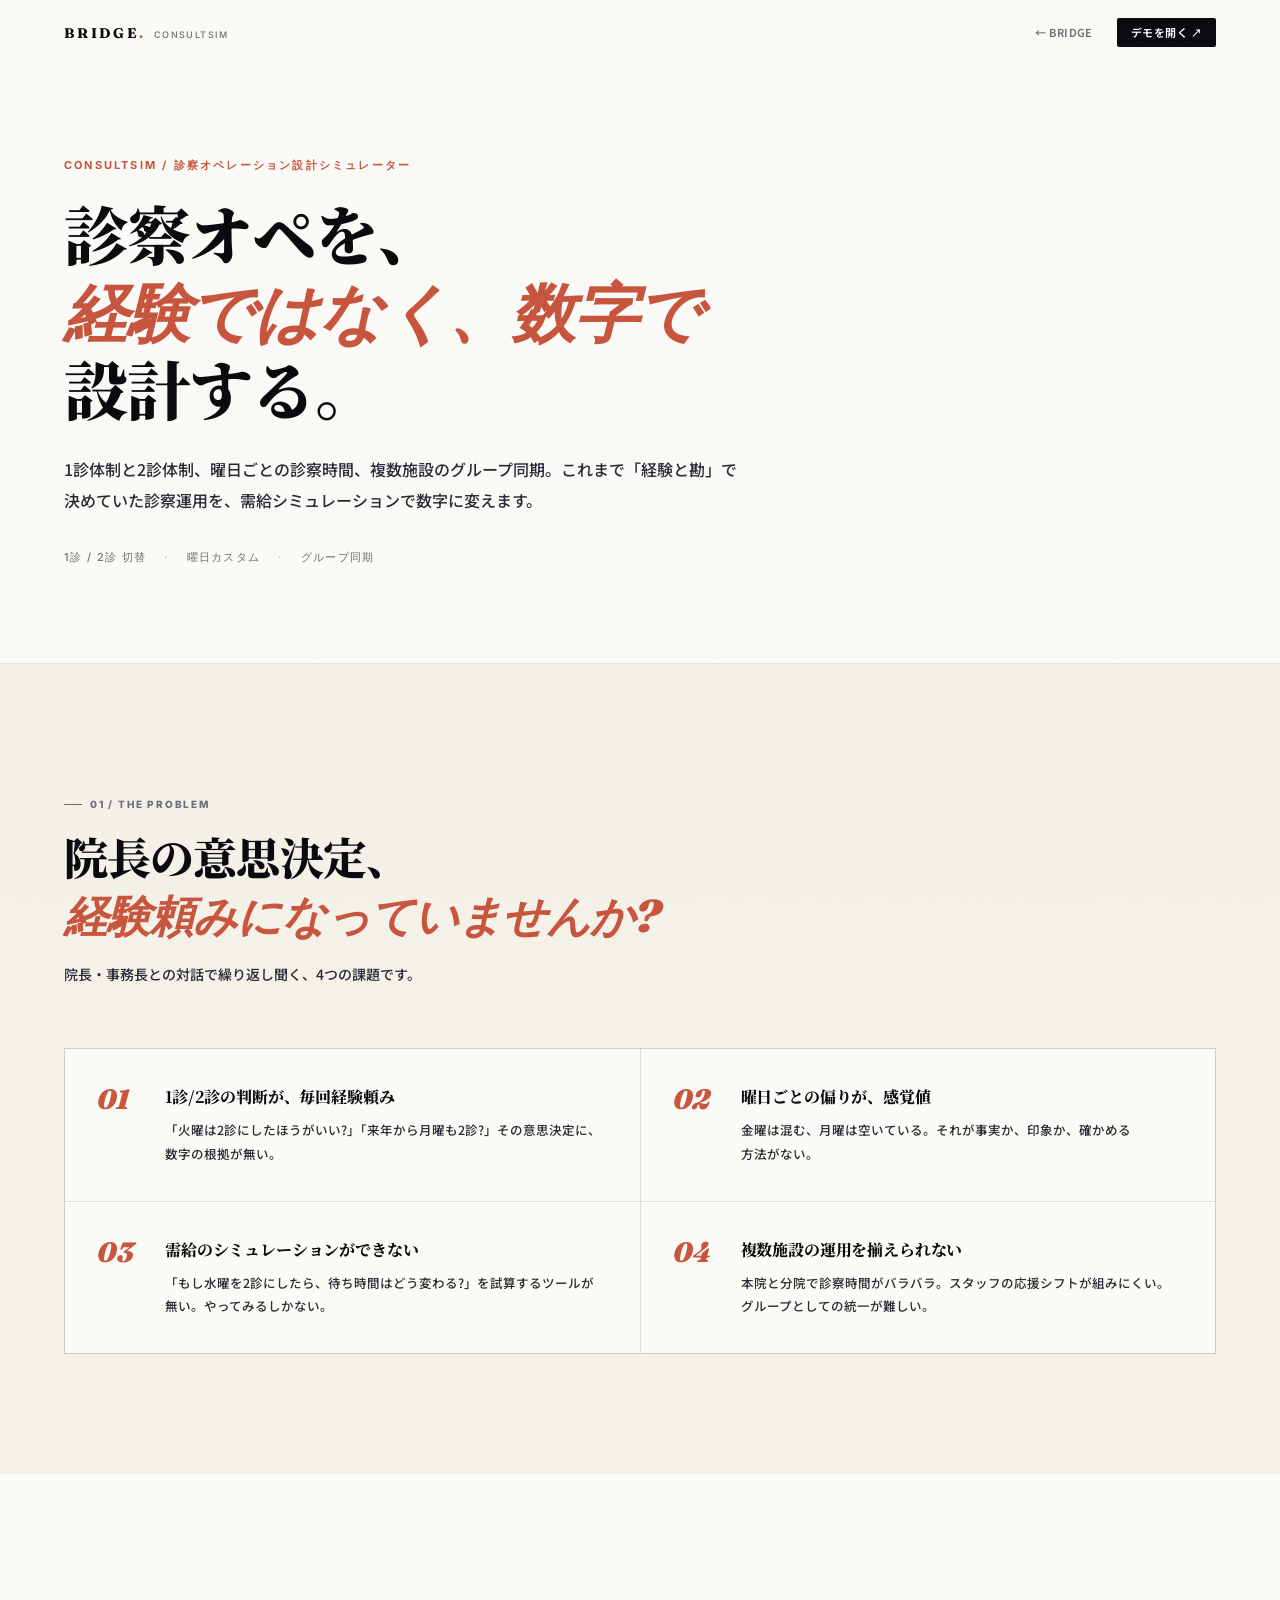
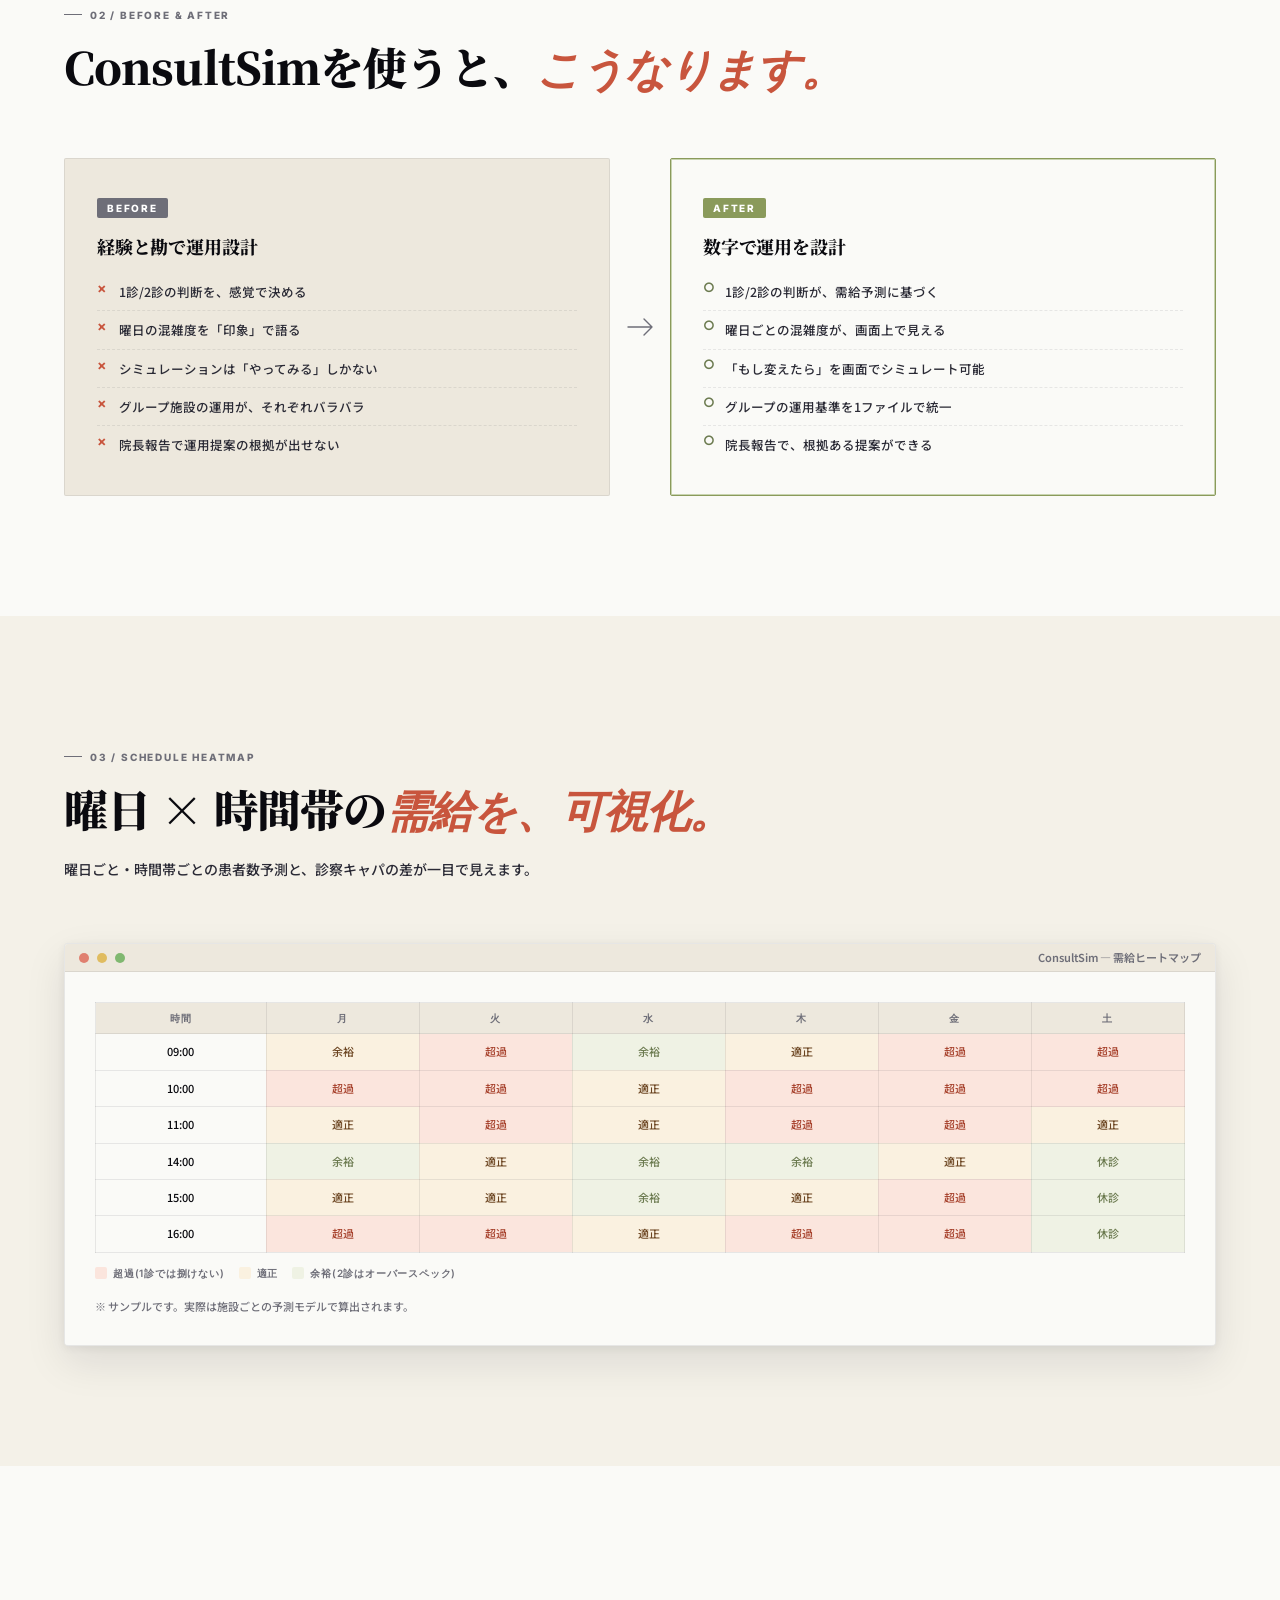
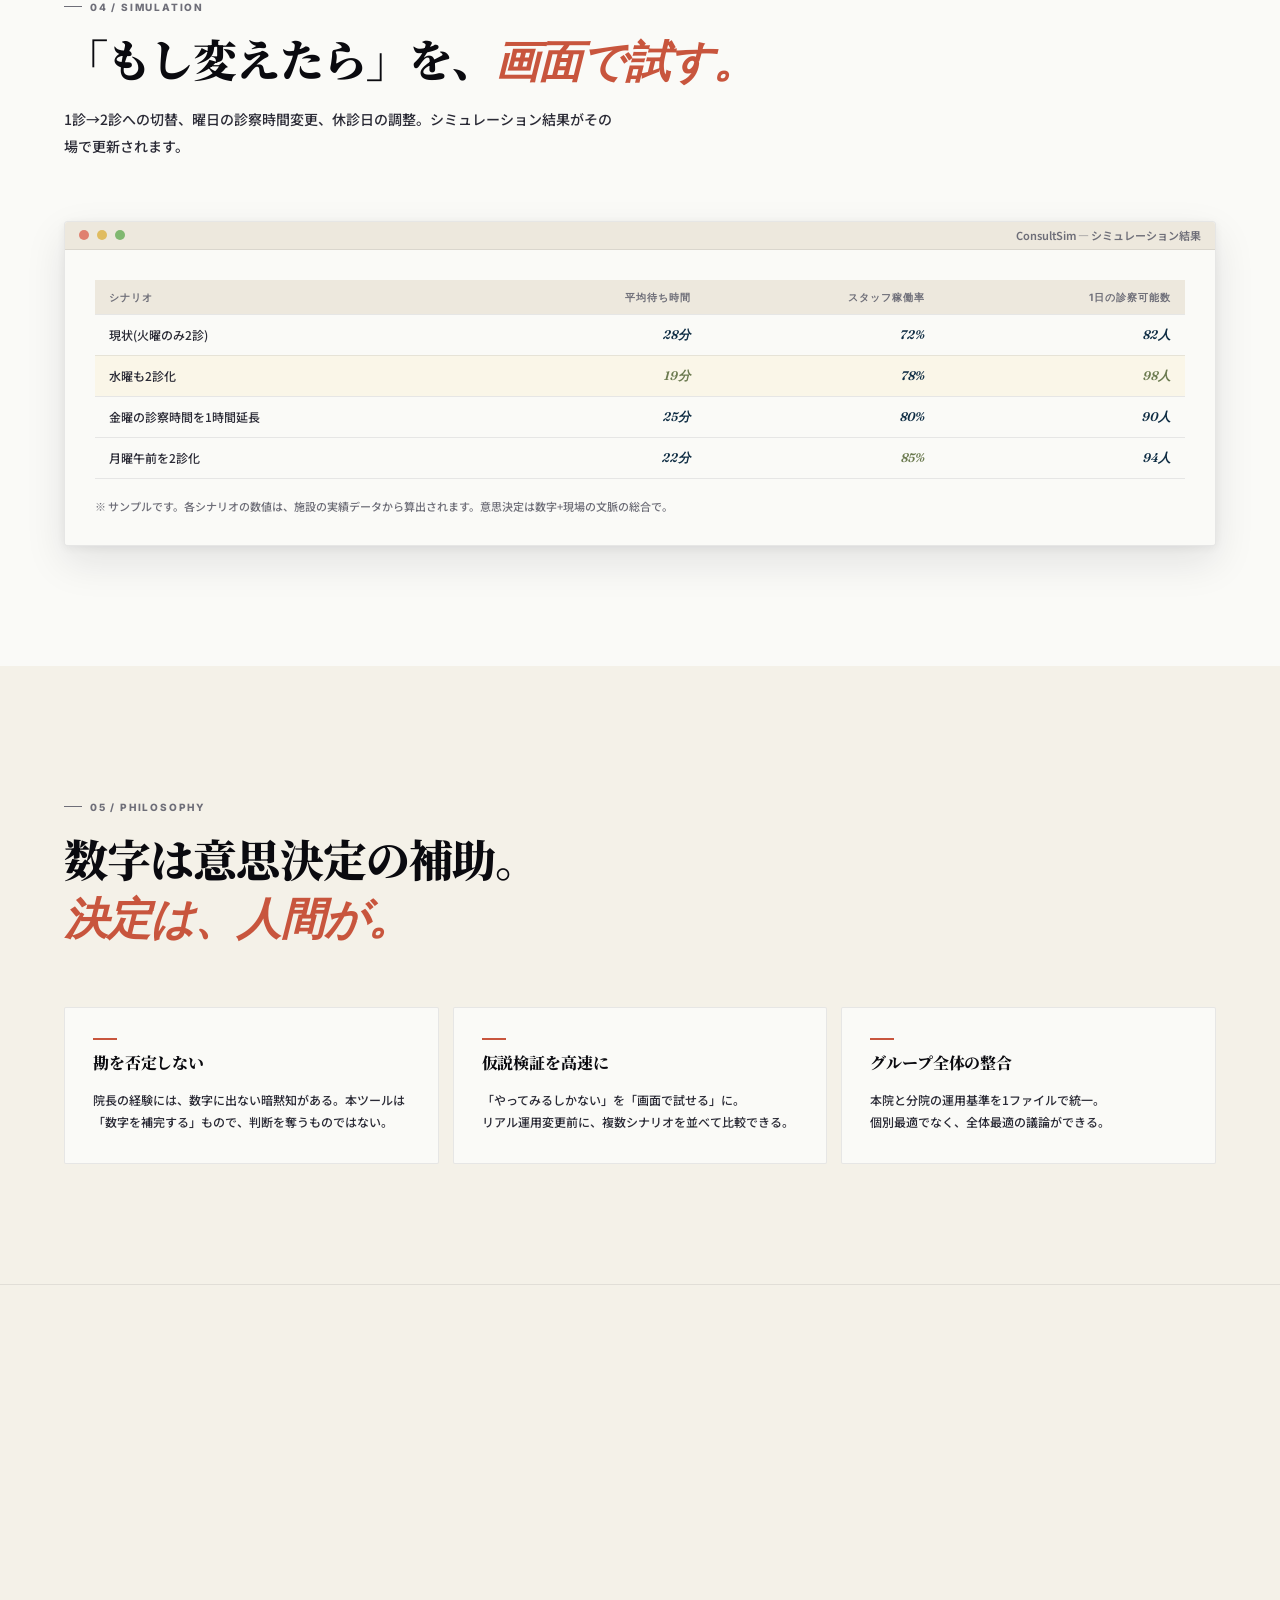
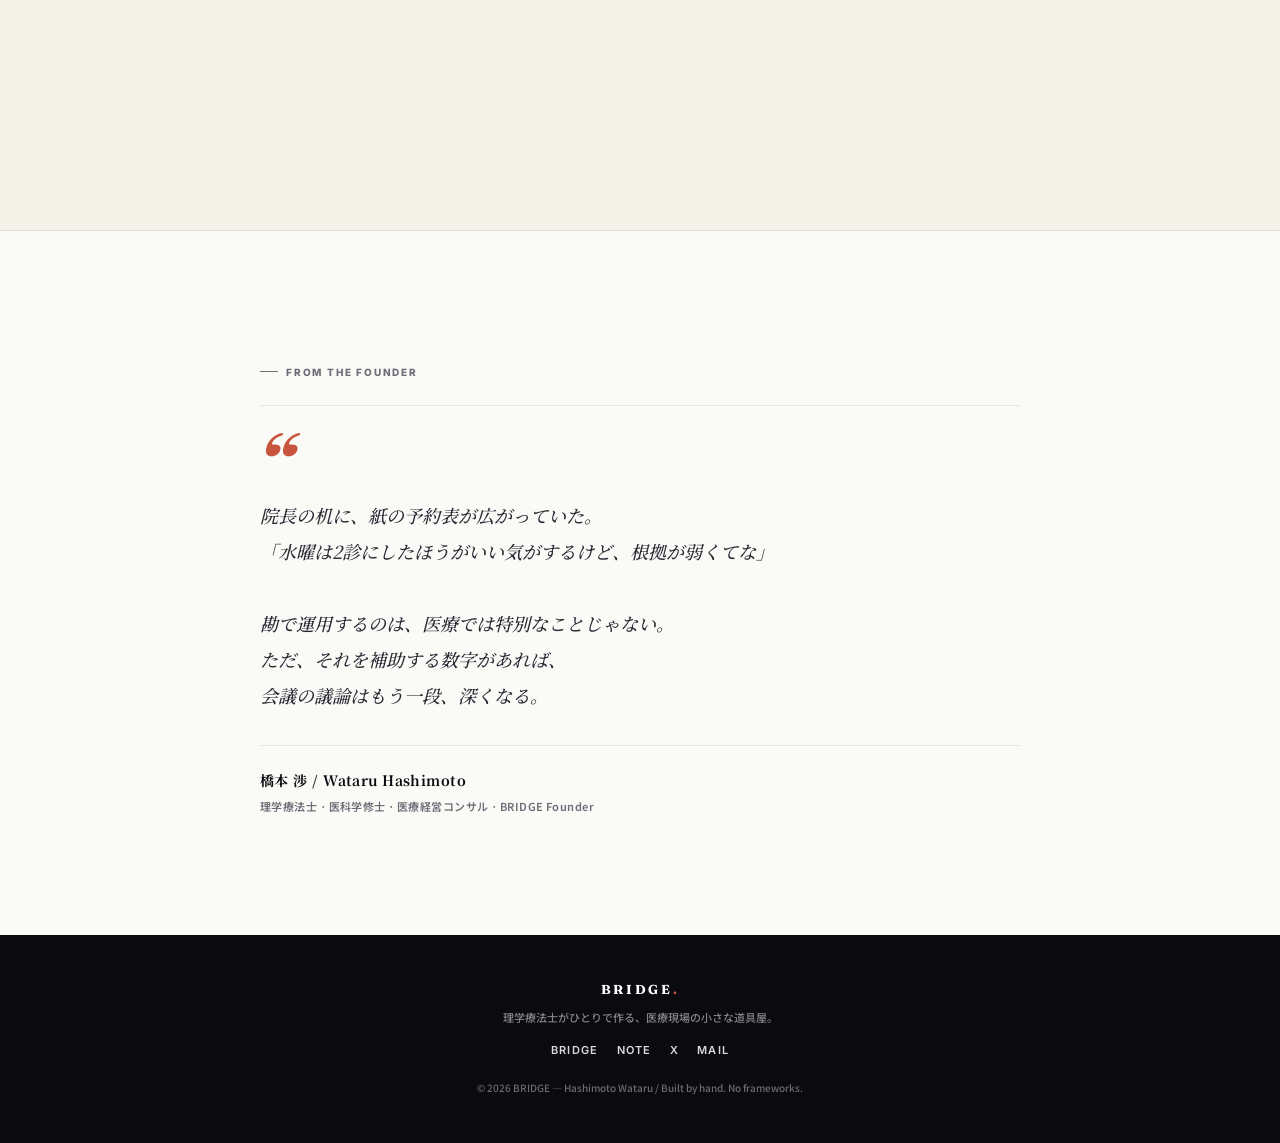
<file: consult-simulator/index.html>
<!DOCTYPE html>
<html lang="ja">
<head>
<meta charset="UTF-8">
<meta name="viewport" content="width=device-width, initial-scale=1.0">
<title>ConsultSim — 診察オペレーション設計シミュレーター / BRIDGE</title>
<meta name="description" content="1診/2診体制 × 曜日カスタム × グループ同期。診察オペレーションを数字で設計するシミュレーター。デモ公開中。">
<meta property="og:title" content="ConsultSim — 診察オペレーション設計シミュレーター">
<meta property="og:type" content="website">
<meta property="og:url" content="https://bridge-med.github.io/bridge-lp/consult-simulator/">
<link rel="preconnect" href="https://fonts.googleapis.com">
<link rel="preconnect" href="https://fonts.gstatic.com" crossorigin>
<link href="https://fonts.googleapis.com/css2?family=Fraunces:ital,opsz,wght@0,9..144,400;0,9..144,700;0,9..144,800;0,9..144,900;1,9..144,400;1,9..144,700;1,9..144,900&family=Inter:wght@400;500;600;700;800;900&family=Noto+Sans+JP:wght@400;500;700;900&family=Noto+Serif+JP:wght@400;700;900&display=swap" rel="stylesheet">
<link rel="stylesheet" href="../shared/subpage.css">
</head>
<body>

<div class="progress" id="prog"></div>

<nav class="nav" id="nav">
  <a href="../index.html" class="nav-logo" data-link="bridge-lp">BRIDGE<span class="dot">.</span><span class="small">ConsultSim</span></a>
  <div class="nav-actions">
    <a href="../index.html" class="back" data-link="bridge-lp">← BRIDGE</a>
    <a href="https://bridge-med.github.io/consult-simulator/" target="_blank" class="cta" data-link="demo">デモを開く ↗</a>
  </div>
</nav>

<section class="hero">
  <div class="hero-inner">
    <div class="hero-eyebrow" data-reveal>ConsultSim / 診察オペレーション設計シミュレーター</div>
    <h1 class="hero-h" data-reveal>
      診察オペを、<br>
      <span class="em">経験ではなく、数字で</span>設計する。
    </h1>
    <p class="hero-sub" data-reveal>
      1診体制と2診体制、曜日ごとの診察時間、複数施設のグループ同期。これまで「経験と勘」で決めていた診察運用を、需給シミュレーションで数字に変えます。
    </p>
    <div class="hero-meta" data-reveal>
      <span>1診 / 2診 切替</span>
      <span>曜日カスタム</span>
      <span>グループ同期</span>
    </div>
  </div>
</section>

<section class="alt">
  <div class="s-inner">
    <div class="s-head" data-reveal>
      <div class="eyebrow kicker">01 / The Problem</div>
      <h2><span class="nowrap">院長の意思決定、</span><span class="em nowrap">経験頼みになっていませんか?</span></h2>
      <p>院長・事務長との対話で繰り返し聞く、4つの課題です。</p>
    </div>
    <div class="problems">
      <div class="problem-item" data-reveal>
        <div class="problem-num">01</div>
        <div class="problem-content">
          <h3>1診/2診の判断が、毎回経験頼み</h3>
          <p>「火曜は2診にしたほうがいい?」「来年から月曜も2診?」その意思決定に、数字の根拠が無い。</p>
        </div>
      </div>
      <div class="problem-item" data-reveal>
        <div class="problem-num">02</div>
        <div class="problem-content">
          <h3>曜日ごとの偏りが、感覚値</h3>
          <p>金曜は混む、月曜は空いている。それが事実か、印象か、確かめる方法がない。</p>
        </div>
      </div>
      <div class="problem-item" data-reveal>
        <div class="problem-num">03</div>
        <div class="problem-content">
          <h3>需給のシミュレーションができない</h3>
          <p>「もし水曜を2診にしたら、待ち時間はどう変わる?」を試算するツールが無い。やってみるしかない。</p>
        </div>
      </div>
      <div class="problem-item" data-reveal>
        <div class="problem-num">04</div>
        <div class="problem-content">
          <h3>複数施設の運用を揃えられない</h3>
          <p>本院と分院で診察時間がバラバラ。スタッフの応援シフトが組みにくい。グループとしての統一が難しい。</p>
        </div>
      </div>
    </div>
  </div>
</section>

<section>
  <div class="s-inner">
    <div class="s-head" data-reveal>
      <div class="eyebrow kicker">02 / Before & After</div>
      <h2><span class="nowrap">ConsultSimを使うと、</span><span class="em nowrap">こうなります。</span></h2>
    </div>
    <div class="ba-grid" data-reveal>
      <div class="ba-col before">
        <span class="ba-tag">Before</span>
        <h3>経験と勘で運用設計</h3>
        <ul>
          <li>1診/2診の判断を、感覚で決める</li>
          <li>曜日の混雑度を「印象」で語る</li>
          <li>シミュレーションは「やってみる」しかない</li>
          <li>グループ施設の運用が、それぞれバラバラ</li>
          <li>院長報告で運用提案の根拠が出せない</li>
        </ul>
      </div>
      <div class="ba-arrow" aria-hidden="true">
        <svg viewBox="0 0 36 36" fill="none" stroke="currentColor" stroke-width="1.4" stroke-linecap="round" stroke-linejoin="round"><path d="M6 18 H30 M22 10 L30 18 L22 26"/></svg>
      </div>
      <div class="ba-col after">
        <span class="ba-tag">After</span>
        <h3>数字で運用を設計</h3>
        <ul>
          <li>1診/2診の判断が、需給予測に基づく</li>
          <li>曜日ごとの混雑度が、画面上で見える</li>
          <li>「もし変えたら」を画面でシミュレート可能</li>
          <li>グループの運用基準を1ファイルで統一</li>
          <li>院長報告で、根拠ある提案ができる</li>
        </ul>
      </div>
    </div>
  </div>
</section>

<section class="alt">
  <div class="s-inner">
    <div class="s-head" data-reveal>
      <div class="eyebrow kicker">03 / Schedule Heatmap</div>
      <h2><span class="nowrap">曜日 × 時間帯の</span><span class="em nowrap">需給を、可視化。</span></h2>
      <p>曜日ごと・時間帯ごとの患者数予測と、診察キャパの差が一目で見えます。</p>
    </div>
    <div class="mock-wrap" data-reveal>
      <div class="mock-bar"><i></i><i></i><i></i><span class="mock-title">ConsultSim — 需給ヒートマップ</span></div>
      <div class="mock-content">
        <div class="sched-mock">
          <table class="sched-table">
            <thead>
              <tr><th>時間</th><th>月</th><th>火</th><th>水</th><th>木</th><th>金</th><th>土</th></tr>
            </thead>
            <tbody>
              <tr><td>09:00</td><td class="med">余裕</td><td class="busy">超過</td><td class="calm">余裕</td><td class="med">適正</td><td class="busy">超過</td><td class="busy">超過</td></tr>
              <tr><td>10:00</td><td class="busy">超過</td><td class="busy">超過</td><td class="med">適正</td><td class="busy">超過</td><td class="busy">超過</td><td class="busy">超過</td></tr>
              <tr><td>11:00</td><td class="med">適正</td><td class="busy">超過</td><td class="med">適正</td><td class="busy">超過</td><td class="busy">超過</td><td class="med">適正</td></tr>
              <tr><td>14:00</td><td class="calm">余裕</td><td class="med">適正</td><td class="calm">余裕</td><td class="calm">余裕</td><td class="med">適正</td><td class="calm">休診</td></tr>
              <tr><td>15:00</td><td class="med">適正</td><td class="med">適正</td><td class="calm">余裕</td><td class="med">適正</td><td class="busy">超過</td><td class="calm">休診</td></tr>
              <tr><td>16:00</td><td class="busy">超過</td><td class="busy">超過</td><td class="med">適正</td><td class="busy">超過</td><td class="busy">超過</td><td class="calm">休診</td></tr>
            </tbody>
          </table>
          <div class="sched-leg">
            <span class="l-busy">超過(1診では捌けない)</span>
            <span class="l-med">適正</span>
            <span class="l-calm">余裕(2診はオーバースペック)</span>
          </div>
          <p class="cmp-note" style="margin-top:18px">※ サンプルです。実際は施設ごとの予測モデルで算出されます。</p>
        </div>
      </div>
    </div>
  </div>
</section>

<section>
  <div class="s-inner">
    <div class="s-head" data-reveal>
      <div class="eyebrow kicker">04 / Simulation</div>
      <h2><span class="nowrap">「もし変えたら」を、</span><span class="em nowrap">画面で試す。</span></h2>
      <p>1診→2診への切替、曜日の診察時間変更、休診日の調整。シミュレーション結果がその場で更新されます。</p>
    </div>
    <div class="mock-wrap" data-reveal>
      <div class="mock-bar"><i></i><i></i><i></i><span class="mock-title">ConsultSim — シミュレーション結果</span></div>
      <div class="mock-content">
        <table class="cmp-table">
          <thead>
            <tr><th>シナリオ</th><th>平均待ち時間</th><th>スタッフ稼働率</th><th>1日の診察可能数</th></tr>
          </thead>
          <tbody>
            <tr><td>現状(火曜のみ2診)</td><td class="num">28分</td><td class="num">72%</td><td class="num">82人</td></tr>
            <tr class="hl"><td>水曜も2診化</td><td class="num delta-up">19分</td><td class="num">78%</td><td class="num delta-up">98人</td></tr>
            <tr><td>金曜の診察時間を1時間延長</td><td class="num">25分</td><td class="num">80%</td><td class="num">90人</td></tr>
            <tr><td>月曜午前を2診化</td><td class="num">22分</td><td class="num delta-up">85%</td><td class="num">94人</td></tr>
          </tbody>
        </table>
        <p class="cmp-note" style="margin-top:18px">※ サンプルです。各シナリオの数値は、施設の実績データから算出されます。意思決定は数字+現場の文脈の総合で。</p>
      </div>
    </div>
  </div>
</section>

<section class="alt">
  <div class="s-inner">
    <div class="s-head" data-reveal>
      <div class="eyebrow kicker">05 / Philosophy</div>
      <h2><span class="nowrap">数字は意思決定の補助。</span><span class="em nowrap">決定は、人間が。</span></h2>
    </div>
    <div class="phil-grid" data-reveal>
      <div class="phil-card"><h3>勘を否定しない</h3><p>院長の経験には、数字に出ない暗黙知がある。本ツールは「数字を補完する」もので、判断を奪うものではない。</p></div>
      <div class="phil-card"><h3>仮説検証を高速に</h3><p>「やってみるしかない」を「画面で試せる」に。リアル運用変更前に、複数シナリオを並べて比較できる。</p></div>
      <div class="phil-card"><h3>グループ全体の整合</h3><p>本院と分院の運用基準を1ファイルで統一。個別最適でなく、全体最適の議論ができる。</p></div>
    </div>
  </div>
</section>

<section class="buy">
  <div data-reveal>
    <div class="eyebrow kicker" style="display:inline-flex;justify-content:center;color:var(--ink-3);margin-bottom:14px">Try Now</div>
    <h2 style="font:900 clamp(24px,3.6vw,40px)/1.3 var(--serif-jp);color:var(--ink);margin-bottom:14px;letter-spacing:-0.02em"><span class="nowrap">いまブラウザで、</span><span class="em nowrap">シミュレーション。</span></h2>
    <p style="font:500 13px/1.85 var(--sans-jp);color:var(--ink-2);max-width:560px;margin:0 auto 36px">ConsultSim はデモ版を無料公開中。<br class="br-pc">サンプル施設で、1診/2診切替・曜日カスタムを実体験してください。</p>
    <div class="cta-actions-c">
      <a class="buy-btn primary" href="https://bridge-med.github.io/consult-simulator/" target="_blank" data-link="demo">デモを開く ↗</a>
      <a class="buy-btn ghost" href="../index.html#contact" data-link="consult-all">自施設で導入を相談する</a>
    </div>
    <p class="buy-note">※ 本ツールはオペレーション設計の補助です。診療報酬算定・施設基準の充足については保証しません。<br>運用変更は各施設の責任のもと、現場・経営側と合意のうえで実施してください。</p>
  </div>
</section>

<section class="founder">
  <div class="founder-inner" data-reveal>
    <div class="eyebrow kicker">From the Founder</div>
    <p class="founder-quote">
      院長の机に、紙の予約表が広がっていた。<br>
      「水曜は2診にしたほうがいい気がするけど、根拠が弱くてな」<br><br>
      勘で運用するのは、医療では特別なことじゃない。<br>
      ただ、それを補助する数字があれば、<br>
      会議の議論はもう一段、深くなる。
    </p>
    <div class="founder-meta">
      <strong>橋本 渉 / Wataru Hashimoto</strong>
      理学療法士 · 医科学修士 · 医療経営コンサル · BRIDGE Founder
    </div>
  </div>
</section>

<footer class="foot">
  <div class="foot-brand">BRIDGE<span class="dot">.</span></div>
  <div class="foot-tag">理学療法士がひとりで作る、医療現場の小さな道具屋。</div>
  <div class="foot-links">
    <a href="../index.html" data-link="bridge-lp">BRIDGE</a>
    <a href="https://note.com/prime_duck4944" target="_blank">Note</a>
    <a href="https://x.com/WataruPT1013" target="_blank">X</a>
    <a href="mailto:h.w19961013@gmail.com">Mail</a>
  </div>
  <div style="margin-top:24px;font:500 10px/1.5 var(--sans-jp);color:rgba(255,255,255,0.4)">© 2026 BRIDGE — Hashimoto Wataru / Built by hand. No frameworks.</div>
</footer>

<script src="../shared/subpage.js"></script>

</body>
</html>
</file>
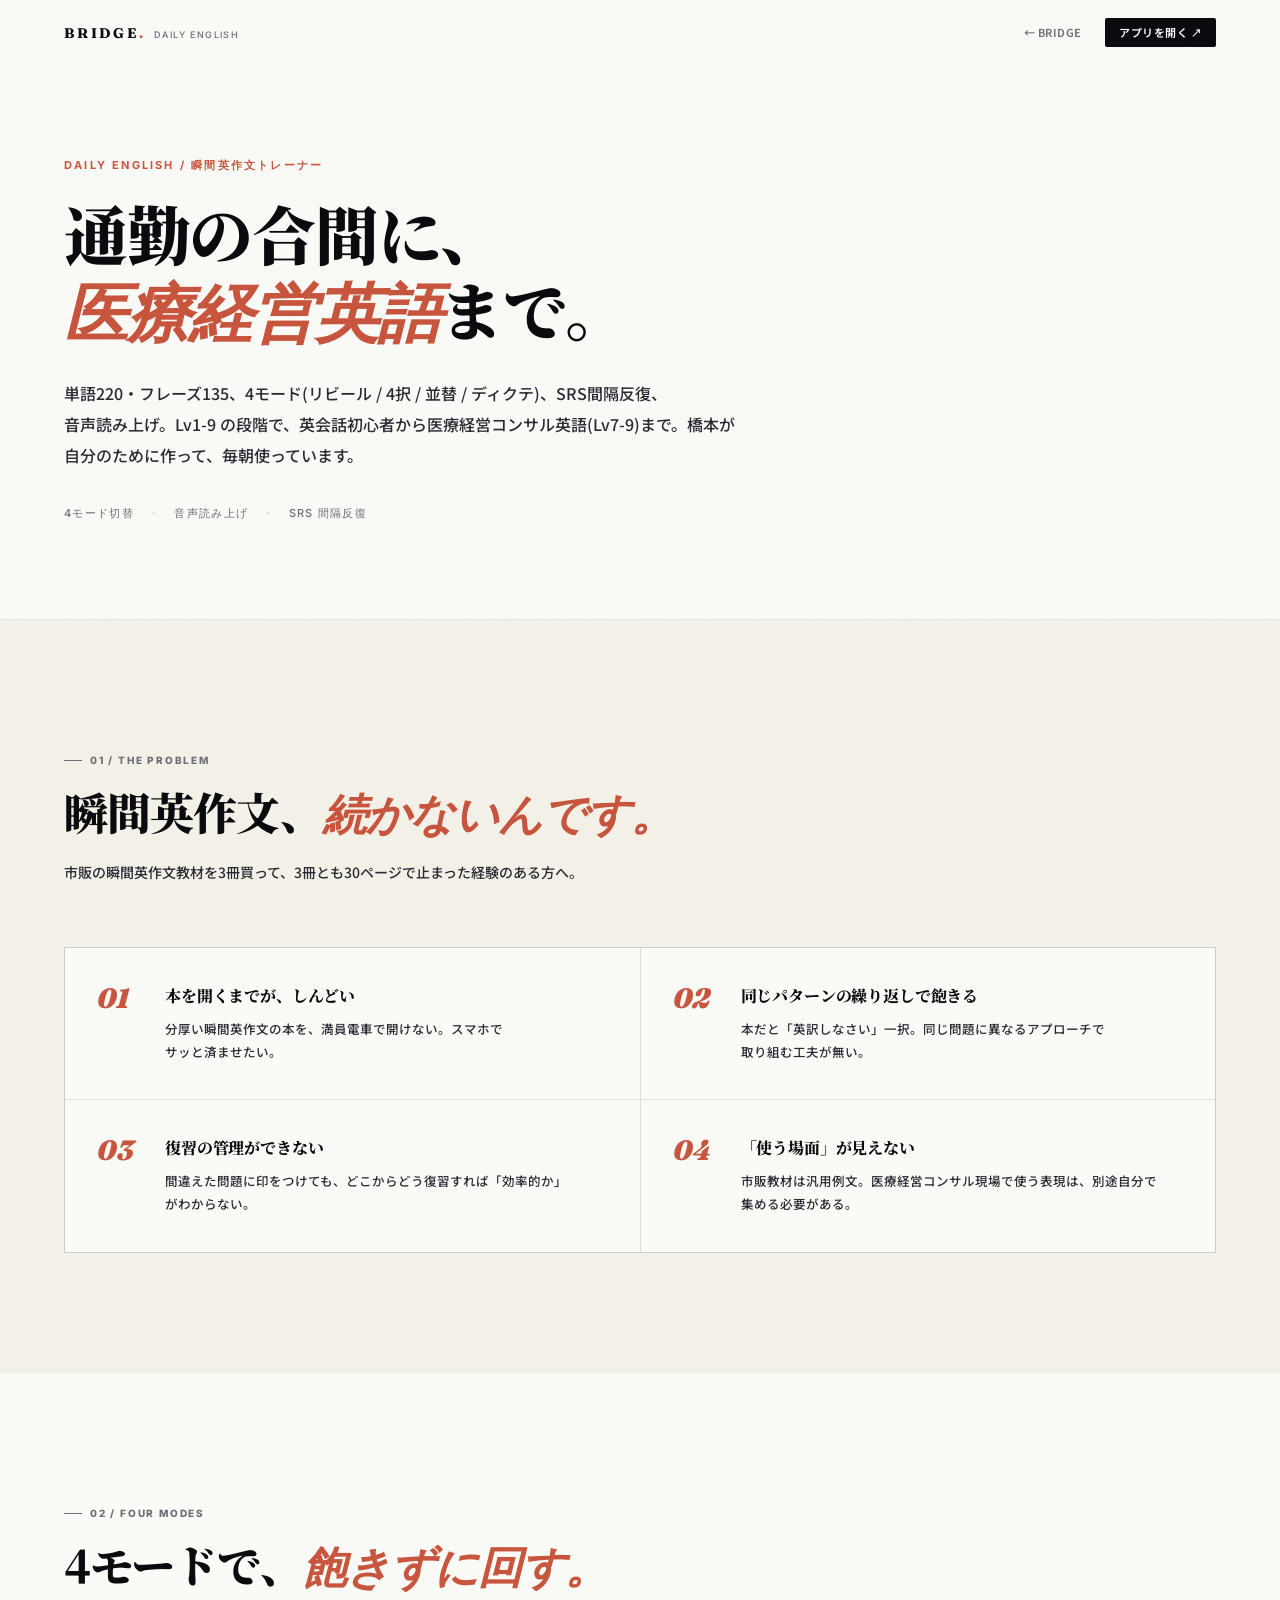
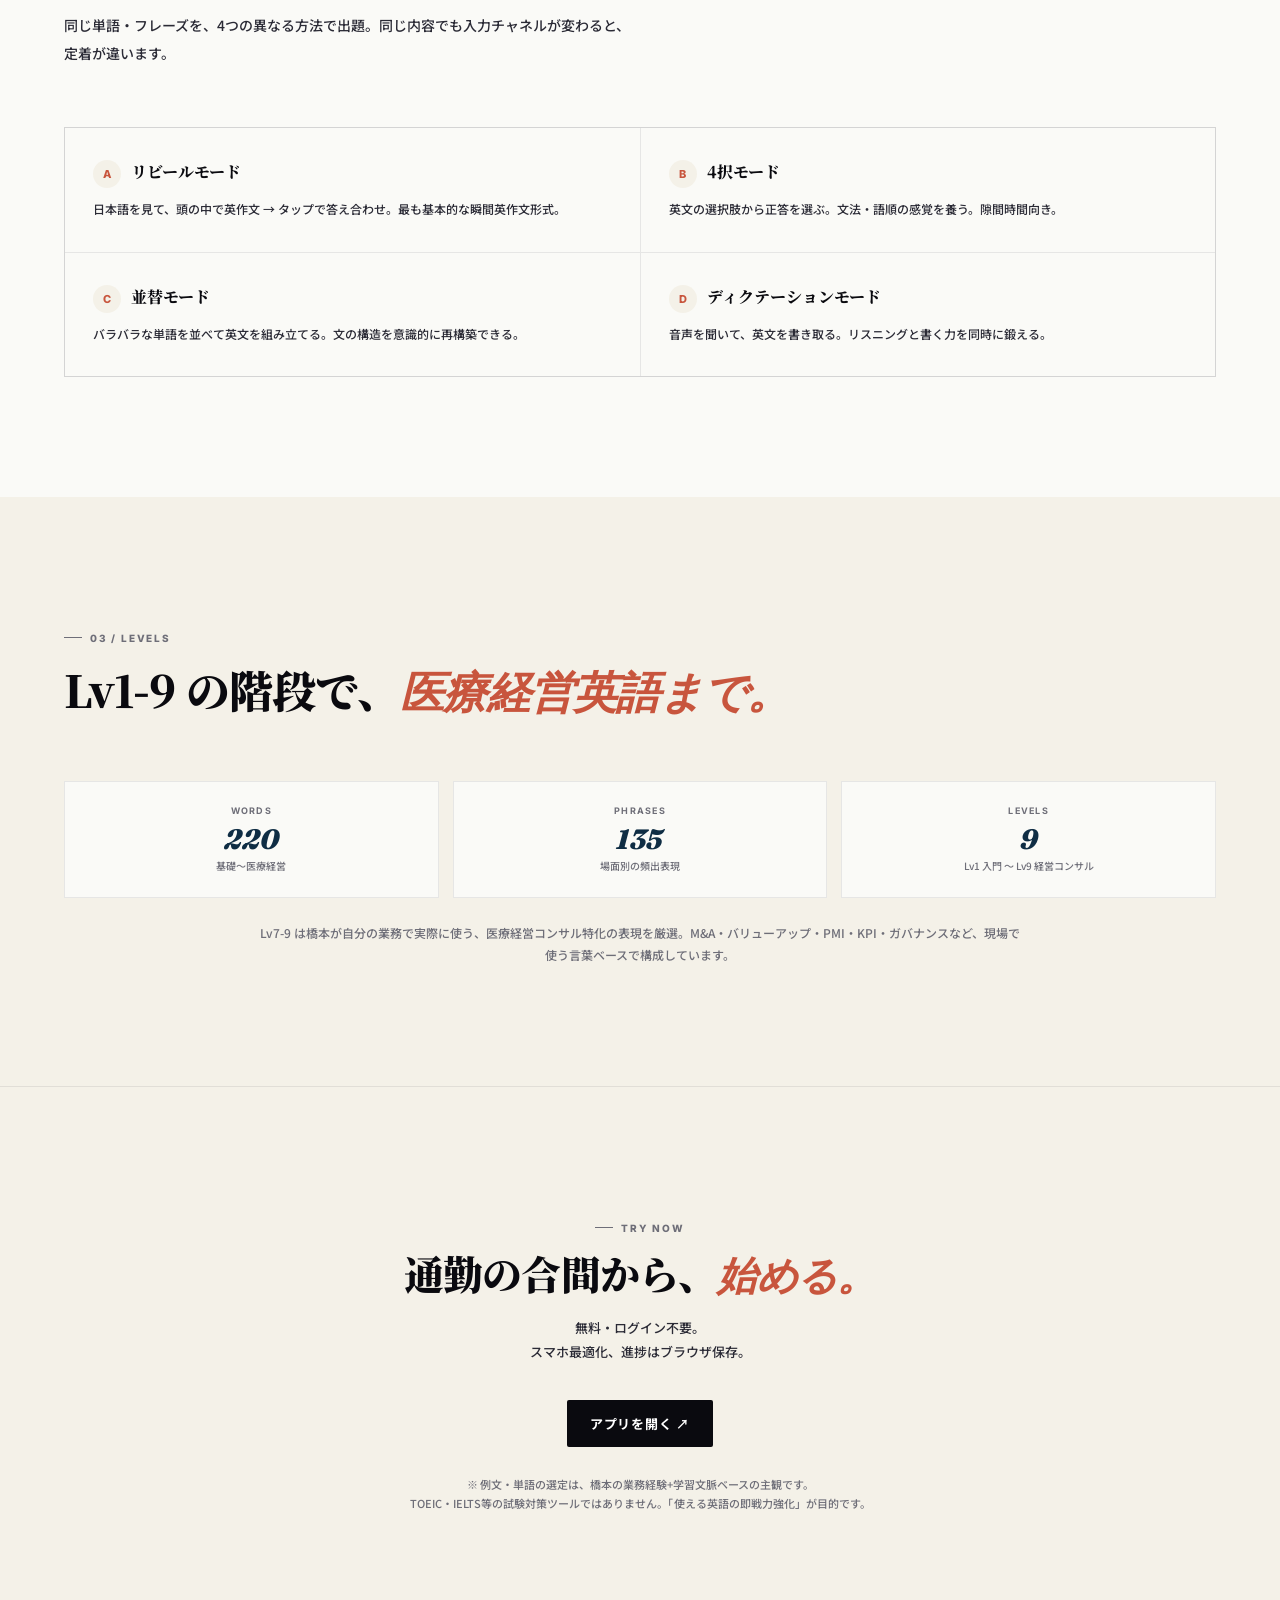
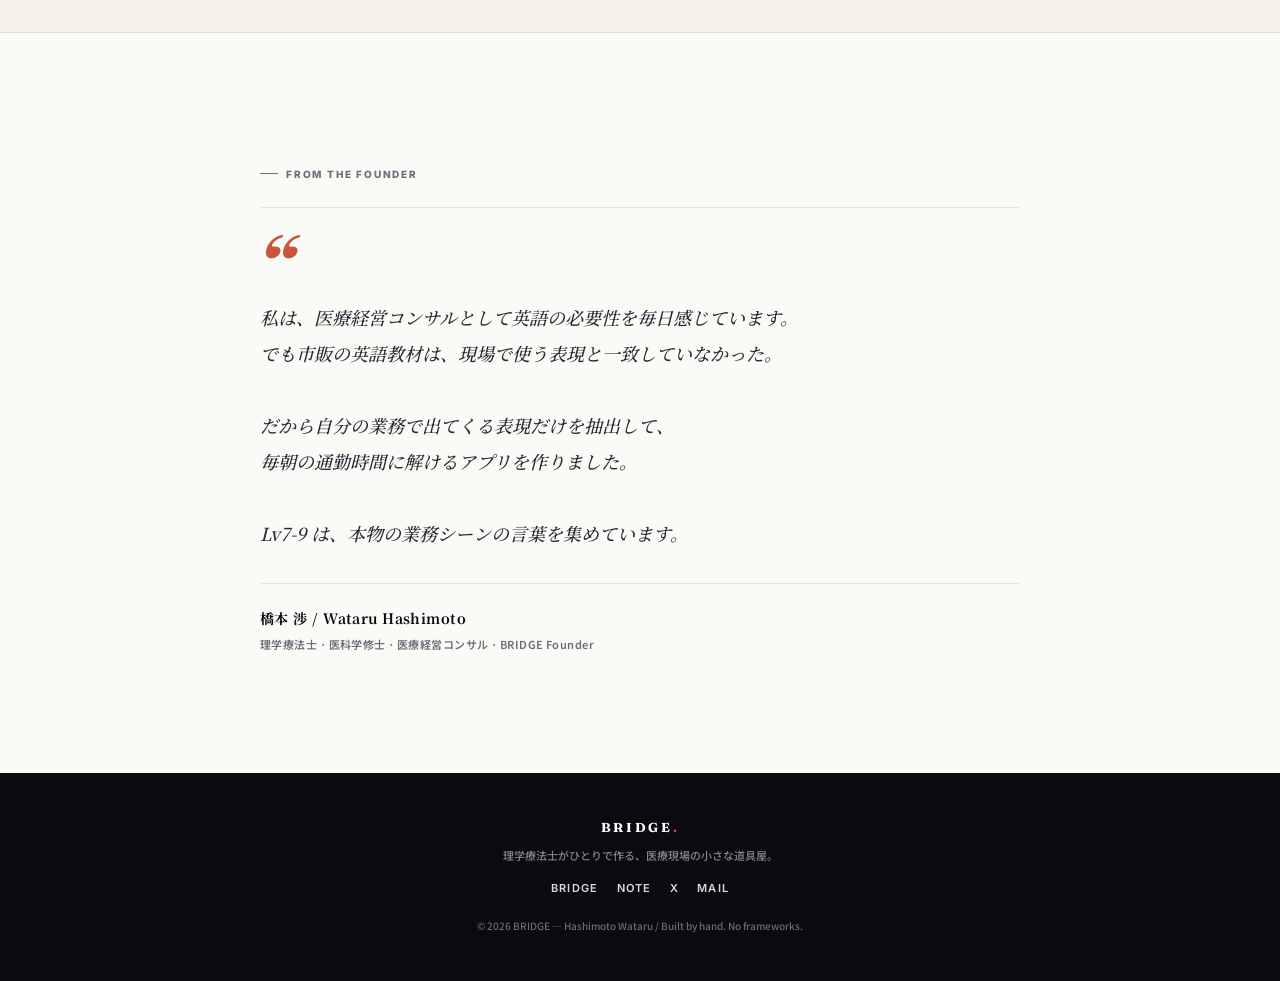
<file: english-trainer/index.html>
<!DOCTYPE html>
<html lang="ja">
<head>
<meta charset="UTF-8">
<meta name="viewport" content="width=device-width, initial-scale=1.0">
<title>Daily English — 瞬間英作文トレーナー / BRIDGE</title>
<meta name="description" content="瞬間英作文トレーナー。単語220・フレーズ135、4モード(リビール/4択/並替/ディクテ)。通勤の合間に医療経営コンサル英語(Lv7-9)まで。無料公開中。">
<meta property="og:title" content="Daily English — 瞬間英作文トレーナー">
<meta property="og:type" content="website">
<meta property="og:url" content="https://bridge-med.github.io/bridge-lp/english-trainer/">
<link rel="preconnect" href="https://fonts.googleapis.com">
<link rel="preconnect" href="https://fonts.gstatic.com" crossorigin>
<link href="https://fonts.googleapis.com/css2?family=Fraunces:ital,opsz,wght@0,9..144,400;0,9..144,700;0,9..144,800;0,9..144,900;1,9..144,400;1,9..144,700;1,9..144,900&family=Inter:wght@400;500;600;700;800;900&family=Noto+Sans+JP:wght@400;500;700;900&family=Noto+Serif+JP:wght@400;700;900&display=swap" rel="stylesheet">
<link rel="stylesheet" href="../shared/subpage.css">
</head>
<body>

<div class="progress" id="prog"></div>
<nav class="nav" id="nav">
  <a href="../index.html" class="nav-logo" data-link="bridge-lp">BRIDGE<span class="dot">.</span><span class="small">Daily English</span></a>
  <div class="nav-actions">
    <a href="../index.html" class="back" data-link="bridge-lp">← BRIDGE</a>
    <a href="https://bridge-med.github.io/english-trainer/" target="_blank" class="cta" data-link="demo">アプリを開く ↗</a>
  </div>
</nav>

<section class="hero">
  <div class="hero-inner">
    <div class="hero-eyebrow" data-reveal>Daily English / 瞬間英作文トレーナー</div>
    <h1 class="hero-h" data-reveal>
      通勤の合間に、<br>
      <span class="em">医療経営英語</span>まで。
    </h1>
    <p class="hero-sub" data-reveal>
      単語220・フレーズ135、4モード(リビール / 4択 / 並替 / ディクテ)、SRS間隔反復、音声読み上げ。Lv1-9 の段階で、英会話初心者から医療経営コンサル英語(Lv7-9)まで。橋本が自分のために作って、毎朝使っています。
    </p>
    <div class="hero-meta" data-reveal>
      <span>4モード切替</span>
      <span>音声読み上げ</span>
      <span>SRS 間隔反復</span>
    </div>
  </div>
</section>

<section class="alt">
  <div class="s-inner">
    <div class="s-head" data-reveal>
      <div class="eyebrow kicker">01 / The Problem</div>
      <h2><span class="nowrap">瞬間英作文、</span><span class="em nowrap">続かないんです。</span></h2>
      <p>市販の瞬間英作文教材を3冊買って、3冊とも30ページで止まった経験のある方へ。</p>
    </div>
    <div class="problems">
      <div class="problem-item" data-reveal>
        <div class="problem-num">01</div>
        <div class="problem-content">
          <h3>本を開くまでが、しんどい</h3>
          <p>分厚い瞬間英作文の本を、満員電車で開けない。スマホでサッと済ませたい。</p>
        </div>
      </div>
      <div class="problem-item" data-reveal>
        <div class="problem-num">02</div>
        <div class="problem-content">
          <h3>同じパターンの繰り返しで飽きる</h3>
          <p>本だと「英訳しなさい」一択。同じ問題に異なるアプローチで取り組む工夫が無い。</p>
        </div>
      </div>
      <div class="problem-item" data-reveal>
        <div class="problem-num">03</div>
        <div class="problem-content">
          <h3>復習の管理ができない</h3>
          <p>間違えた問題に印をつけても、どこからどう復習すれば「効率的か」がわからない。</p>
        </div>
      </div>
      <div class="problem-item" data-reveal>
        <div class="problem-num">04</div>
        <div class="problem-content">
          <h3>「使う場面」が見えない</h3>
          <p>市販教材は汎用例文。医療経営コンサル現場で使う表現は、別途自分で集める必要がある。</p>
        </div>
      </div>
    </div>
  </div>
</section>

<section>
  <div class="s-inner">
    <div class="s-head" data-reveal>
      <div class="eyebrow kicker">02 / Four Modes</div>
      <h2><span class="nowrap">4モードで、</span><span class="em nowrap">飽きずに回す。</span></h2>
      <p>同じ単語・フレーズを、4つの異なる方法で出題。同じ内容でも入力チャネルが変わると、定着が違います。</p>
    </div>
    <div class="feat-grid" data-reveal>
      <div class="feat-item"><h4 class="feat-h"><span class="ic">A</span>リビールモード</h4><p class="feat-d">日本語を見て、頭の中で英作文 → タップで答え合わせ。最も基本的な瞬間英作文形式。</p></div>
      <div class="feat-item"><h4 class="feat-h"><span class="ic">B</span>4択モード</h4><p class="feat-d">英文の選択肢から正答を選ぶ。文法・語順の感覚を養う。隙間時間向き。</p></div>
      <div class="feat-item"><h4 class="feat-h"><span class="ic">C</span>並替モード</h4><p class="feat-d">バラバラな単語を並べて英文を組み立てる。文の構造を意識的に再構築できる。</p></div>
      <div class="feat-item"><h4 class="feat-h"><span class="ic">D</span>ディクテーションモード</h4><p class="feat-d">音声を聞いて、英文を書き取る。リスニングと書く力を同時に鍛える。</p></div>
    </div>
  </div>
</section>

<section class="alt">
  <div class="s-inner">
    <div class="s-head" data-reveal>
      <div class="eyebrow kicker">03 / Levels</div>
      <h2><span class="nowrap">Lv1-9 の階段で、</span><span class="em nowrap">医療経営英語まで。</span></h2>
    </div>
    <div class="lrn-stat" data-reveal>
      <div class="lrn-stat-cell"><div class="label">Words</div><div class="num">220</div><div class="sub">基礎〜医療経営</div></div>
      <div class="lrn-stat-cell"><div class="label">Phrases</div><div class="num">135</div><div class="sub">場面別の頻出表現</div></div>
      <div class="lrn-stat-cell"><div class="label">Levels</div><div class="num">9</div><div class="sub">Lv1 入門 〜 Lv9 経営コンサル</div></div>
    </div>
    <p style="font:500 12px/1.85 var(--sans-jp);color:var(--ink-3);margin-top:24px;text-align:center;max-width:760px;margin-left:auto;margin-right:auto">Lv7-9 は橋本が自分の業務で実際に使う、医療経営コンサル特化の表現を厳選。M&A・バリューアップ・PMI・KPI・ガバナンスなど、現場で使う言葉ベースで構成しています。</p>
  </div>
</section>

<section class="buy">
  <div data-reveal>
    <div class="eyebrow kicker" style="display:inline-flex;justify-content:center;color:var(--ink-3);margin-bottom:14px">Try Now</div>
    <h2 style="font:900 clamp(24px,3.6vw,40px)/1.3 var(--serif-jp);color:var(--ink);margin-bottom:14px;letter-spacing:-0.02em"><span class="nowrap">通勤の合間から、</span><span class="em nowrap">始める。</span></h2>
    <p style="font:500 13px/1.85 var(--sans-jp);color:var(--ink-2);max-width:560px;margin:0 auto 36px">無料・ログイン不要。<br class="br-pc">スマホ最適化、進捗はブラウザ保存。</p>
    <div class="cta-actions-c">
      <a class="buy-btn primary" href="https://bridge-med.github.io/english-trainer/" target="_blank" data-link="demo">アプリを開く ↗</a>
    </div>
    <p class="buy-note">※ 例文・単語の選定は、橋本の業務経験+学習文脈ベースの主観です。<br>TOEIC・IELTS等の試験対策ツールではありません。「使える英語の即戦力強化」が目的です。</p>
  </div>
</section>

<section class="founder">
  <div class="founder-inner" data-reveal>
    <div class="eyebrow kicker">From the Founder</div>
    <p class="founder-quote">
      私は、医療経営コンサルとして英語の必要性を毎日感じています。<br>
      でも市販の英語教材は、現場で使う表現と一致していなかった。<br><br>
      だから自分の業務で出てくる表現だけを抽出して、<br>
      毎朝の通勤時間に解けるアプリを作りました。<br><br>
      Lv7-9 は、本物の業務シーンの言葉を集めています。
    </p>
    <div class="founder-meta">
      <strong>橋本 渉 / Wataru Hashimoto</strong>
      理学療法士 · 医科学修士 · 医療経営コンサル · BRIDGE Founder
    </div>
  </div>
</section>

<footer class="foot">
  <div class="foot-brand">BRIDGE<span class="dot">.</span></div>
  <div class="foot-tag">理学療法士がひとりで作る、医療現場の小さな道具屋。</div>
  <div class="foot-links">
    <a href="../index.html" data-link="bridge-lp">BRIDGE</a>
    <a href="https://note.com/prime_duck4944" target="_blank">Note</a>
    <a href="https://x.com/WataruPT1013" target="_blank">X</a>
    <a href="mailto:h.w19961013@gmail.com">Mail</a>
  </div>
  <div style="margin-top:24px;font:500 10px/1.5 var(--sans-jp);color:rgba(255,255,255,0.4)">© 2026 BRIDGE — Hashimoto Wataru / Built by hand. No frameworks.</div>
</footer>

<script src="../shared/subpage.js"></script>
</body>
</html>
</file>
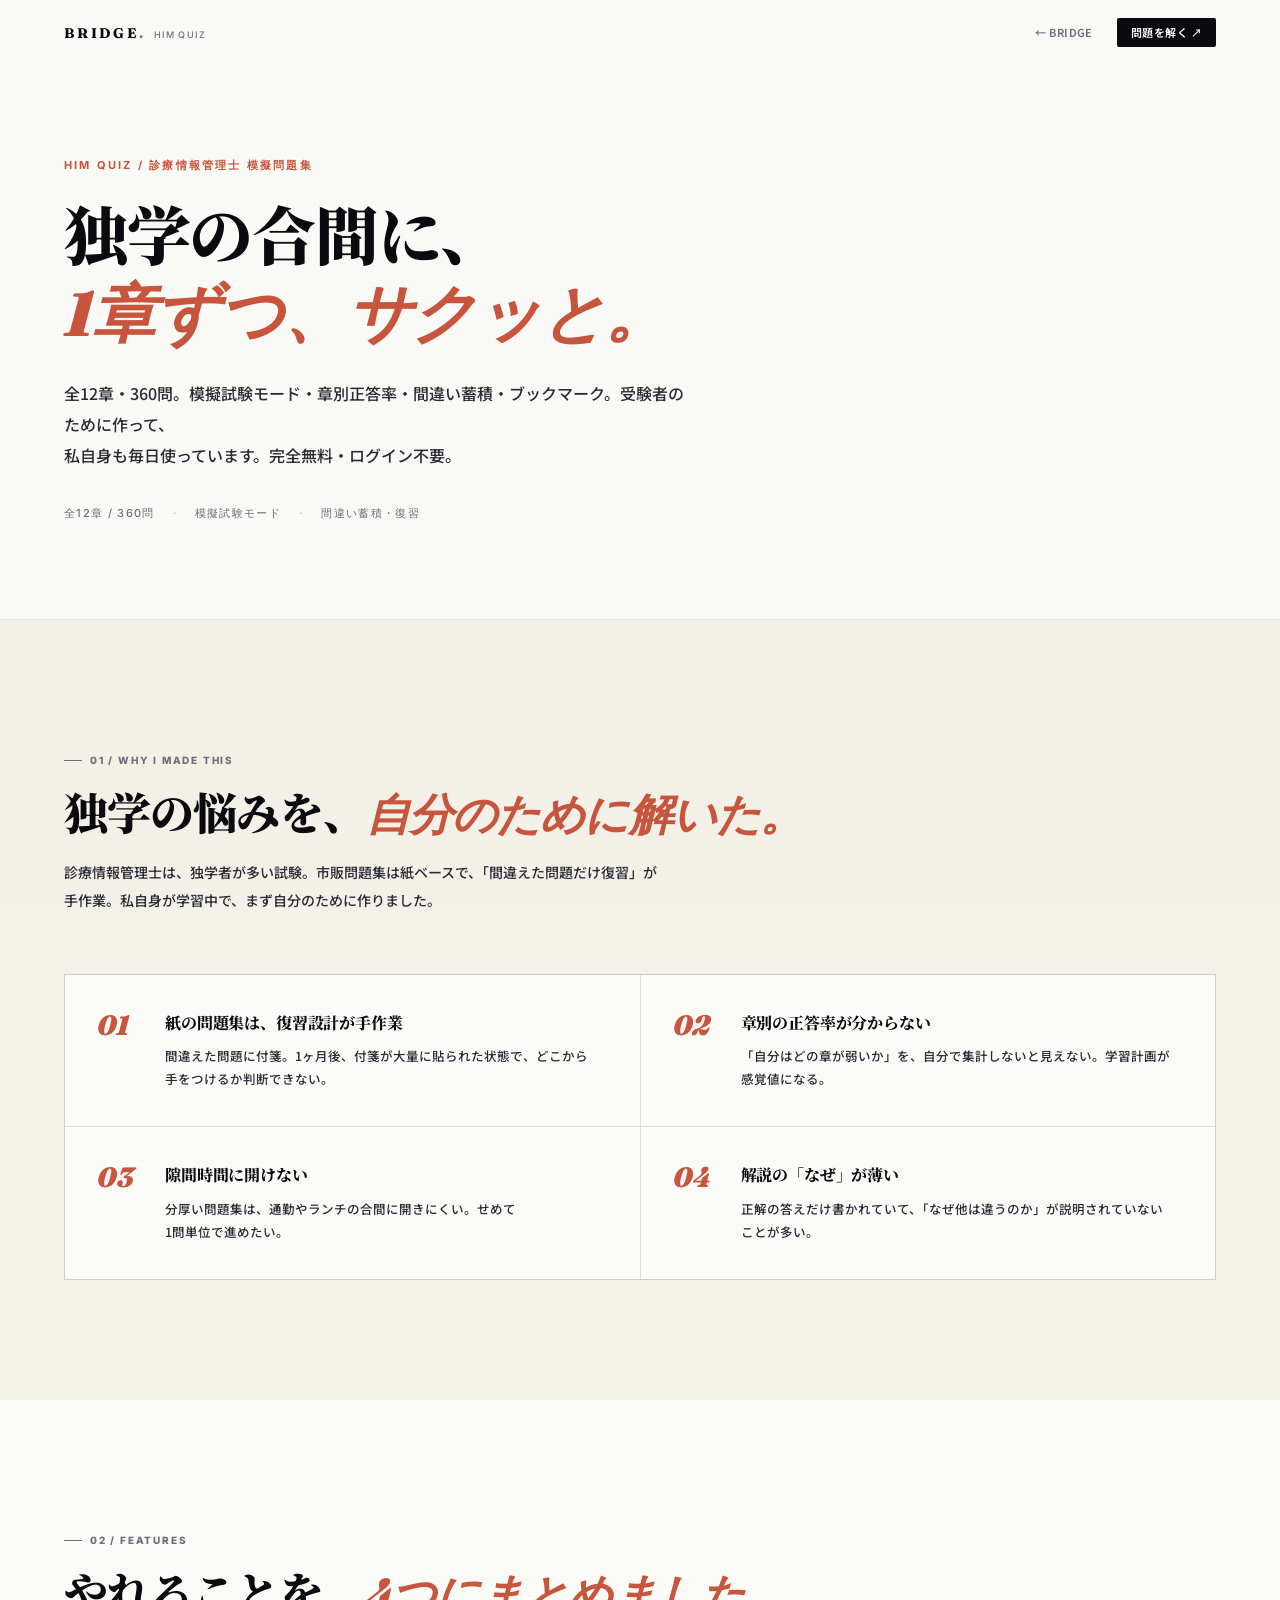
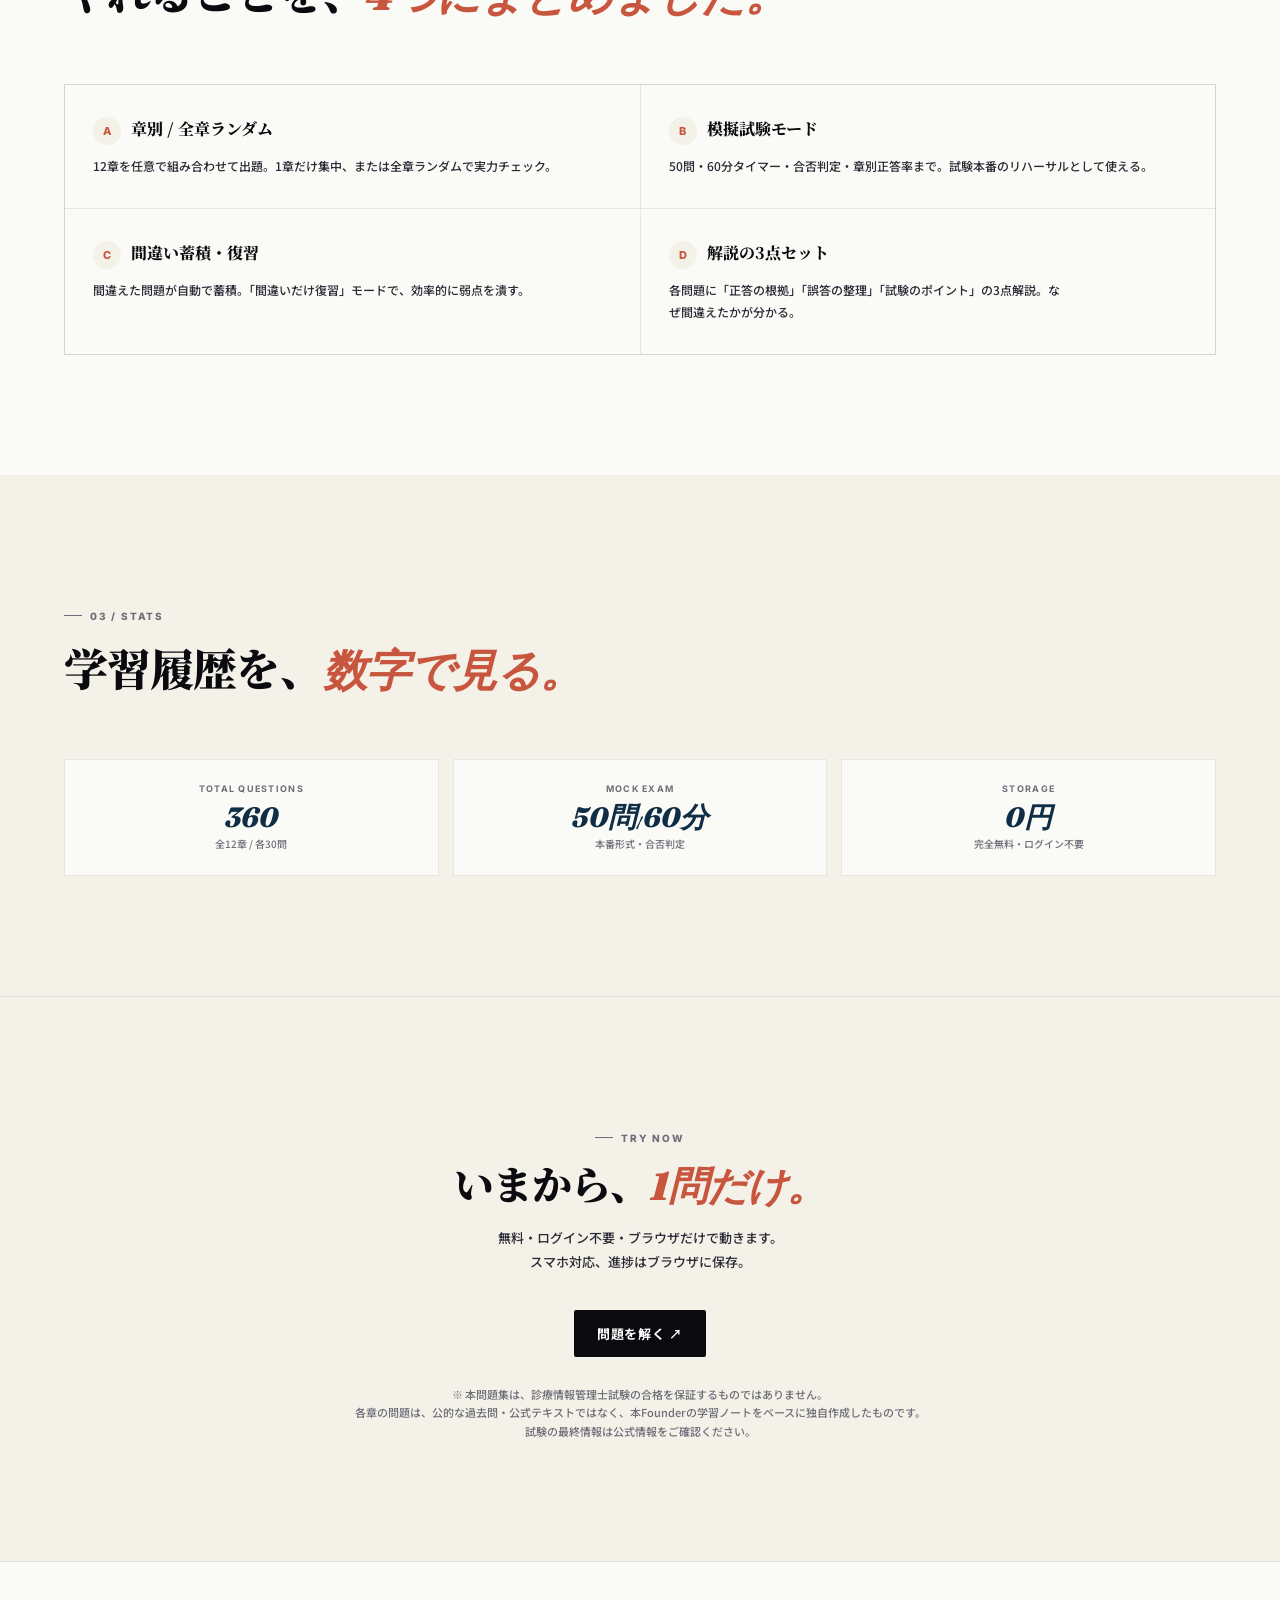
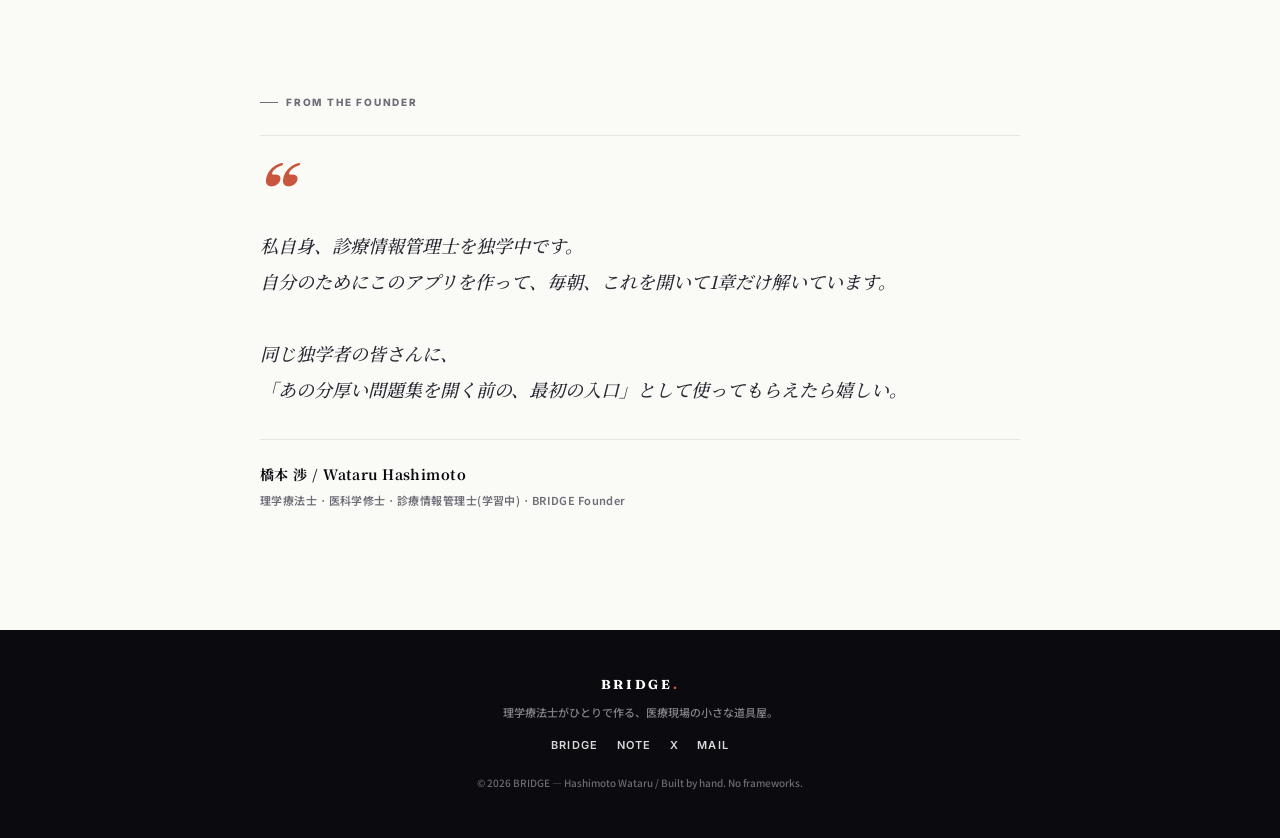
<file: him-quiz/index.html>
<!DOCTYPE html>
<html lang="ja">
<head>
<meta charset="UTF-8">
<meta name="viewport" content="width=device-width, initial-scale=1.0">
<title>HIM Quiz — 診療情報管理士 模擬問題集 / BRIDGE</title>
<meta name="description" content="全12章・360問。模擬試験モード・章別正答率・間違い蓄積まで。診療情報管理士の独学者のために、自分が学習中の立場で作りました。無料公開中。">
<meta property="og:title" content="HIM Quiz — 診療情報管理士 模擬問題集">
<meta property="og:type" content="website">
<meta property="og:url" content="https://bridge-med.github.io/bridge-lp/him-quiz/">
<link rel="preconnect" href="https://fonts.googleapis.com">
<link rel="preconnect" href="https://fonts.gstatic.com" crossorigin>
<link href="https://fonts.googleapis.com/css2?family=Fraunces:ital,opsz,wght@0,9..144,400;0,9..144,700;0,9..144,800;0,9..144,900;1,9..144,400;1,9..144,700;1,9..144,900&family=Inter:wght@400;500;600;700;800;900&family=Noto+Sans+JP:wght@400;500;700;900&family=Noto+Serif+JP:wght@400;700;900&display=swap" rel="stylesheet">
<link rel="stylesheet" href="../shared/subpage.css">
</head>
<body>

<div class="progress" id="prog"></div>
<nav class="nav" id="nav">
  <a href="../index.html" class="nav-logo" data-link="bridge-lp">BRIDGE<span class="dot">.</span><span class="small">HIM Quiz</span></a>
  <div class="nav-actions">
    <a href="../index.html" class="back" data-link="bridge-lp">← BRIDGE</a>
    <a href="https://bridge-med.github.io/him-quiz/" target="_blank" class="cta" data-link="demo">問題を解く ↗</a>
  </div>
</nav>

<section class="hero">
  <div class="hero-inner">
    <div class="hero-eyebrow" data-reveal>HIM Quiz / 診療情報管理士 模擬問題集</div>
    <h1 class="hero-h" data-reveal>
      独学の合間に、<br>
      <span class="em">1章ずつ、サクッと。</span>
    </h1>
    <p class="hero-sub" data-reveal>
      全12章・360問。模擬試験モード・章別正答率・間違い蓄積・ブックマーク。受験者のために作って、<br class="br-pc">私自身も毎日使っています。完全無料・ログイン不要。
    </p>
    <div class="hero-meta" data-reveal>
      <span>全12章 / 360問</span>
      <span>模擬試験モード</span>
      <span>間違い蓄積・復習</span>
    </div>
  </div>
</section>

<section class="alt">
  <div class="s-inner">
    <div class="s-head" data-reveal>
      <div class="eyebrow kicker">01 / Why I made this</div>
      <h2><span class="nowrap">独学の悩みを、</span><span class="em nowrap">自分のために解いた。</span></h2>
      <p>診療情報管理士は、独学者が多い試験。市販問題集は紙ベースで、「間違えた問題だけ復習」が手作業。私自身が学習中で、まず自分のために作りました。</p>
    </div>
    <div class="problems">
      <div class="problem-item" data-reveal>
        <div class="problem-num">01</div>
        <div class="problem-content">
          <h3>紙の問題集は、復習設計が手作業</h3>
          <p>間違えた問題に付箋。1ヶ月後、付箋が大量に貼られた状態で、どこから手をつけるか判断できない。</p>
        </div>
      </div>
      <div class="problem-item" data-reveal>
        <div class="problem-num">02</div>
        <div class="problem-content">
          <h3>章別の正答率が分からない</h3>
          <p>「自分はどの章が弱いか」を、自分で集計しないと見えない。学習計画が感覚値になる。</p>
        </div>
      </div>
      <div class="problem-item" data-reveal>
        <div class="problem-num">03</div>
        <div class="problem-content">
          <h3>隙間時間に開けない</h3>
          <p>分厚い問題集は、通勤やランチの合間に開きにくい。せめて1問単位で進めたい。</p>
        </div>
      </div>
      <div class="problem-item" data-reveal>
        <div class="problem-num">04</div>
        <div class="problem-content">
          <h3>解説の「なぜ」が薄い</h3>
          <p>正解の答えだけ書かれていて、「なぜ他は違うのか」が説明されていないことが多い。</p>
        </div>
      </div>
    </div>
  </div>
</section>

<section>
  <div class="s-inner">
    <div class="s-head" data-reveal>
      <div class="eyebrow kicker">02 / Features</div>
      <h2><span class="nowrap">やれることを、</span><span class="em nowrap">4つにまとめました。</span></h2>
    </div>
    <div class="feat-grid" data-reveal>
      <div class="feat-item">
        <h4 class="feat-h"><span class="ic">A</span>章別 / 全章ランダム</h4>
        <p class="feat-d">12章を任意で組み合わせて出題。1章だけ集中、または全章ランダムで実力チェック。</p>
      </div>
      <div class="feat-item">
        <h4 class="feat-h"><span class="ic">B</span>模擬試験モード</h4>
        <p class="feat-d">50問・60分タイマー・合否判定・章別正答率まで。試験本番のリハーサルとして使える。</p>
      </div>
      <div class="feat-item">
        <h4 class="feat-h"><span class="ic">C</span>間違い蓄積・復習</h4>
        <p class="feat-d">間違えた問題が自動で蓄積。「間違いだけ復習」モードで、効率的に弱点を潰す。</p>
      </div>
      <div class="feat-item">
        <h4 class="feat-h"><span class="ic">D</span>解説の3点セット</h4>
        <p class="feat-d">各問題に「正答の根拠」「誤答の整理」「試験のポイント」の3点解説。なぜ間違えたかが分かる。</p>
      </div>
    </div>
  </div>
</section>

<section class="alt">
  <div class="s-inner">
    <div class="s-head" data-reveal>
      <div class="eyebrow kicker">03 / Stats</div>
      <h2><span class="nowrap">学習履歴を、</span><span class="em nowrap">数字で見る。</span></h2>
    </div>
    <div class="lrn-stat" data-reveal>
      <div class="lrn-stat-cell">
        <div class="label">Total Questions</div>
        <div class="num">360</div>
        <div class="sub">全12章 / 各30問</div>
      </div>
      <div class="lrn-stat-cell">
        <div class="label">Mock Exam</div>
        <div class="num">50問<span style="font-size:14px;font-style:normal">/</span>60分</div>
        <div class="sub">本番形式・合否判定</div>
      </div>
      <div class="lrn-stat-cell">
        <div class="label">Storage</div>
        <div class="num">0円</div>
        <div class="sub">完全無料・ログイン不要</div>
      </div>
    </div>
  </div>
</section>

<section class="buy">
  <div data-reveal>
    <div class="eyebrow kicker" style="display:inline-flex;justify-content:center;color:var(--ink-3);margin-bottom:14px">Try Now</div>
    <h2 style="font:900 clamp(24px,3.6vw,40px)/1.3 var(--serif-jp);color:var(--ink);margin-bottom:14px;letter-spacing:-0.02em"><span class="nowrap">いまから、</span><span class="em nowrap">1問だけ。</span></h2>
    <p style="font:500 13px/1.85 var(--sans-jp);color:var(--ink-2);max-width:560px;margin:0 auto 36px">無料・ログイン不要・ブラウザだけで動きます。<br class="br-pc">スマホ対応、進捗はブラウザに保存。</p>
    <div class="cta-actions-c">
      <a class="buy-btn primary" href="https://bridge-med.github.io/him-quiz/" target="_blank" data-link="demo">問題を解く ↗</a>
    </div>
    <p class="buy-note">※ 本問題集は、診療情報管理士試験の合格を保証するものではありません。<br>各章の問題は、公的な過去問・公式テキストではなく、本Founderの学習ノートをベースに独自作成したものです。<br>試験の最終情報は公式情報をご確認ください。</p>
  </div>
</section>

<section class="founder">
  <div class="founder-inner" data-reveal>
    <div class="eyebrow kicker">From the Founder</div>
    <p class="founder-quote">
      私自身、診療情報管理士を独学中です。<br>
      自分のためにこのアプリを作って、毎朝、これを開いて1章だけ解いています。<br><br>
      同じ独学者の皆さんに、<br>
      「あの分厚い問題集を開く前の、最初の入口」として使ってもらえたら嬉しい。
    </p>
    <div class="founder-meta">
      <strong>橋本 渉 / Wataru Hashimoto</strong>
      理学療法士 · 医科学修士 · 診療情報管理士(学習中) · BRIDGE Founder
    </div>
  </div>
</section>

<footer class="foot">
  <div class="foot-brand">BRIDGE<span class="dot">.</span></div>
  <div class="foot-tag">理学療法士がひとりで作る、医療現場の小さな道具屋。</div>
  <div class="foot-links">
    <a href="../index.html" data-link="bridge-lp">BRIDGE</a>
    <a href="https://note.com/prime_duck4944" target="_blank">Note</a>
    <a href="https://x.com/WataruPT1013" target="_blank">X</a>
    <a href="mailto:h.w19961013@gmail.com">Mail</a>
  </div>
  <div style="margin-top:24px;font:500 10px/1.5 var(--sans-jp);color:rgba(255,255,255,0.4)">© 2026 BRIDGE — Hashimoto Wataru / Built by hand. No frameworks.</div>
</footer>

<script src="../shared/subpage.js"></script>
</body>
</html>
</file>
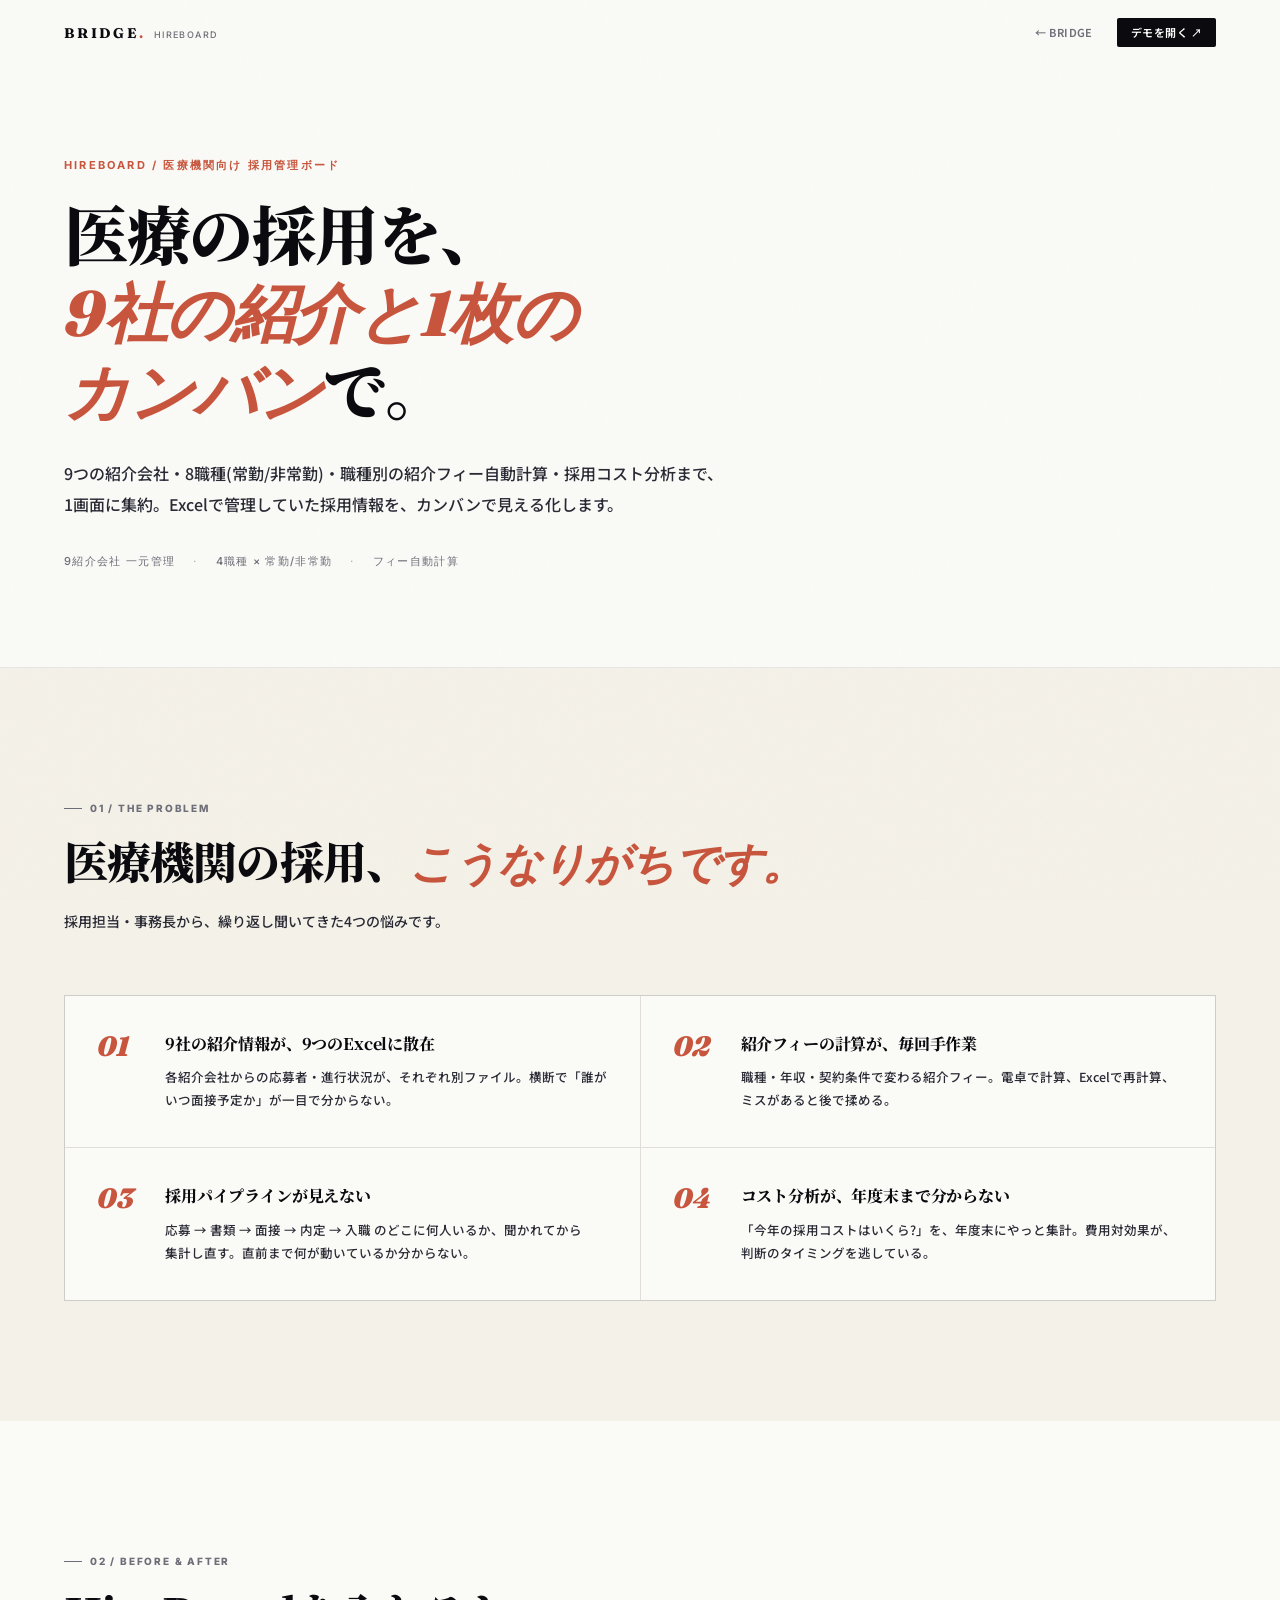
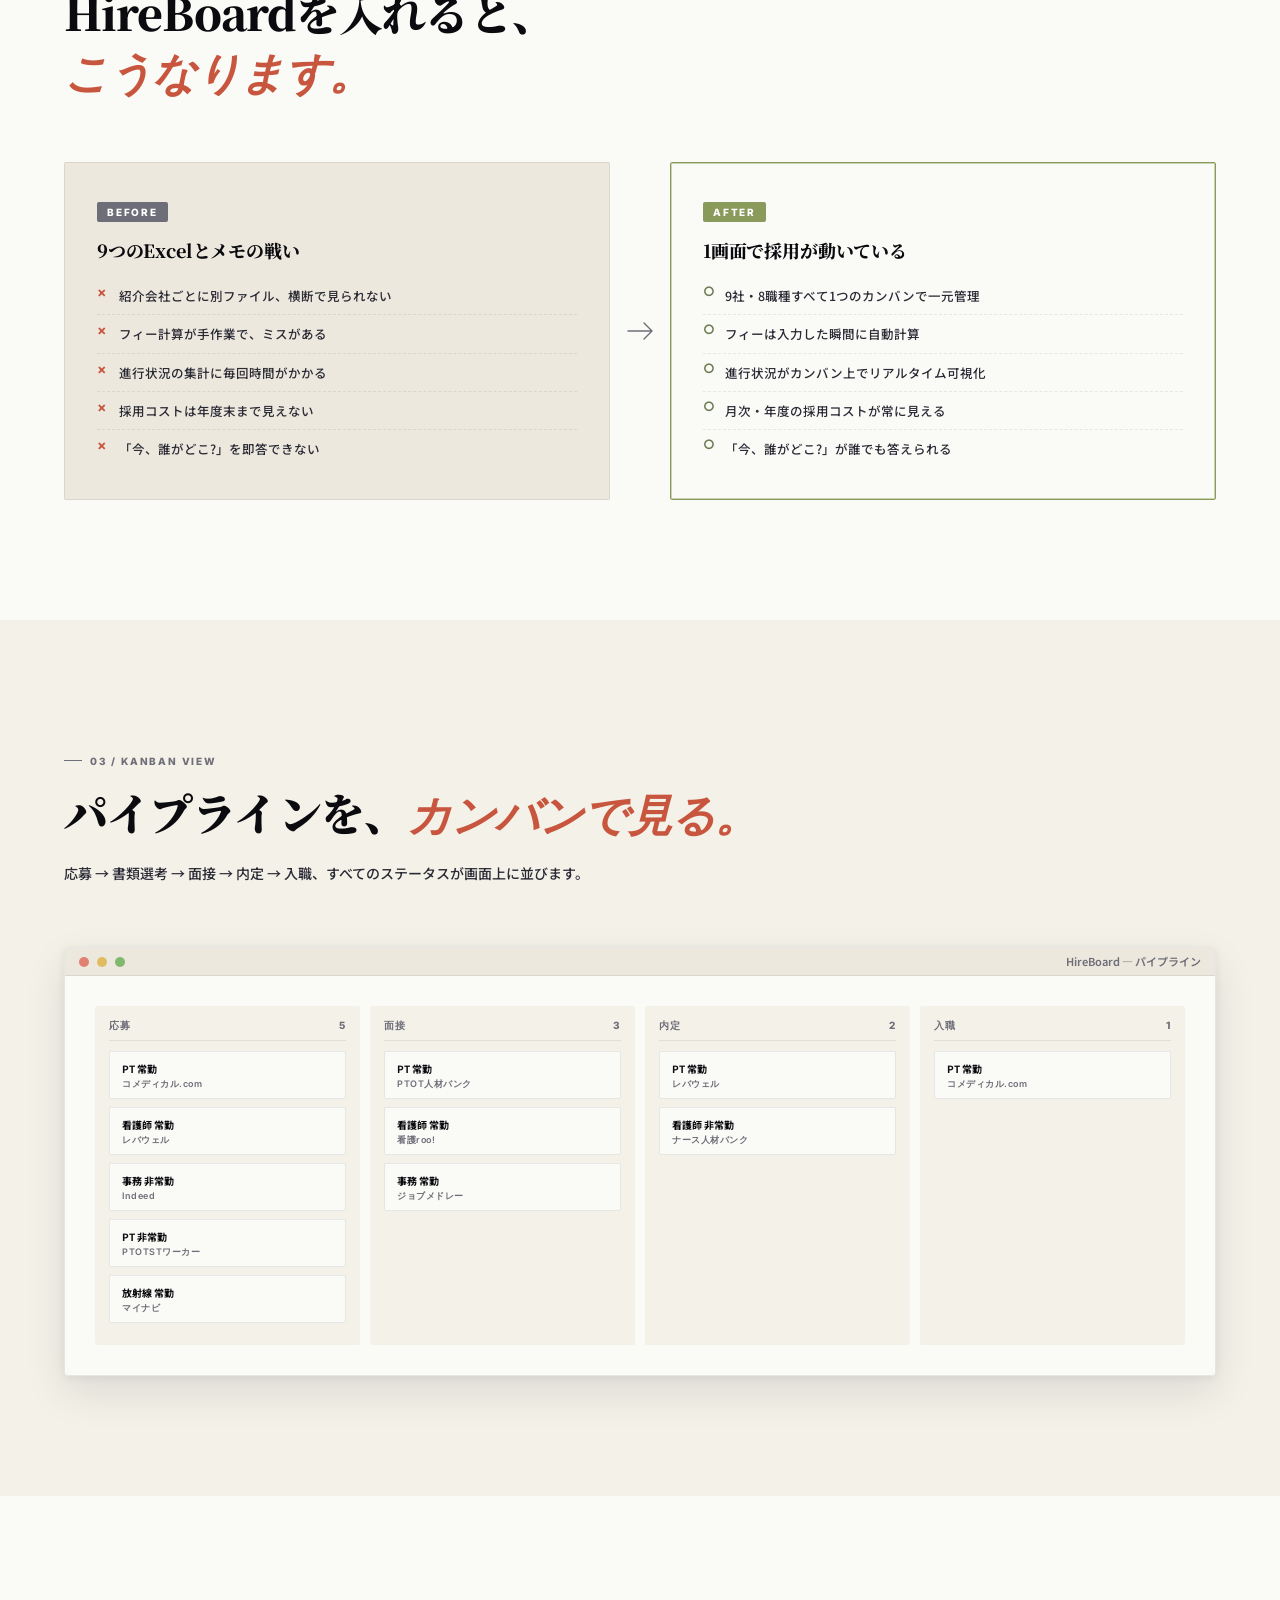
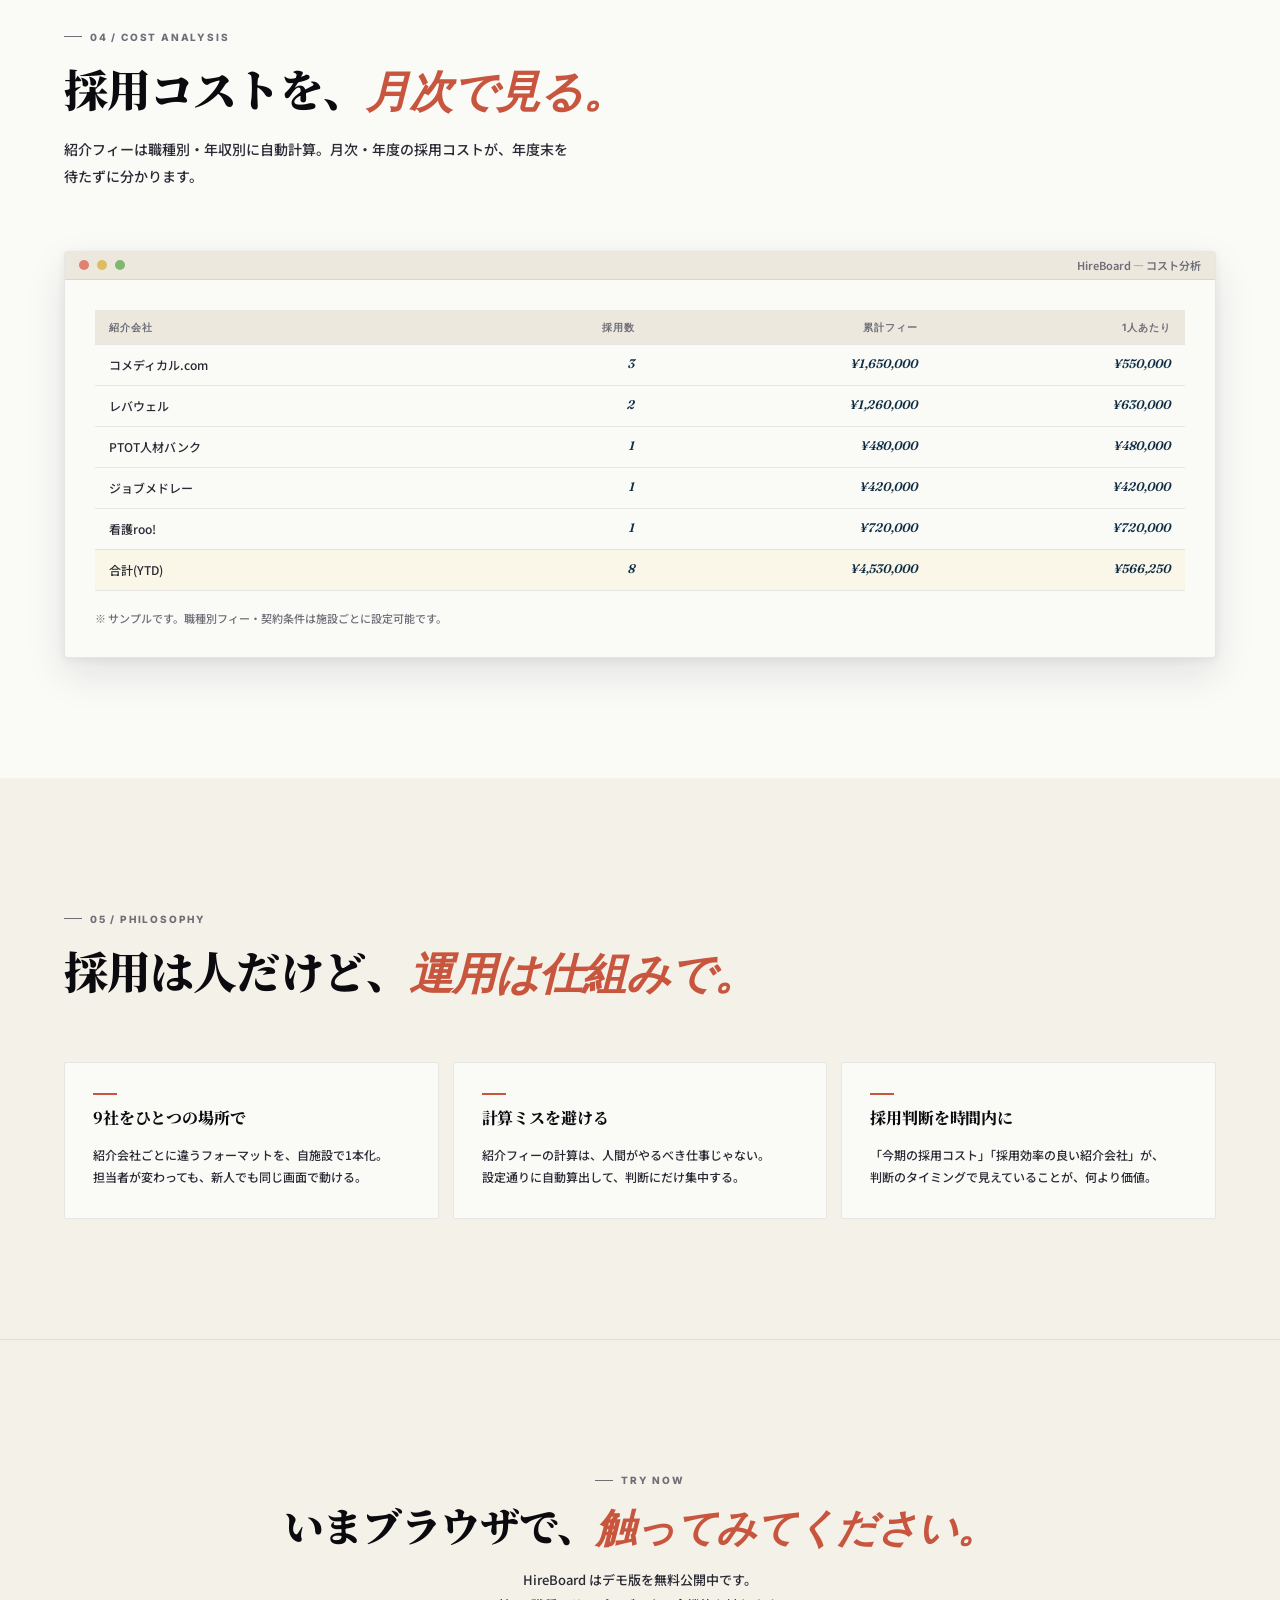
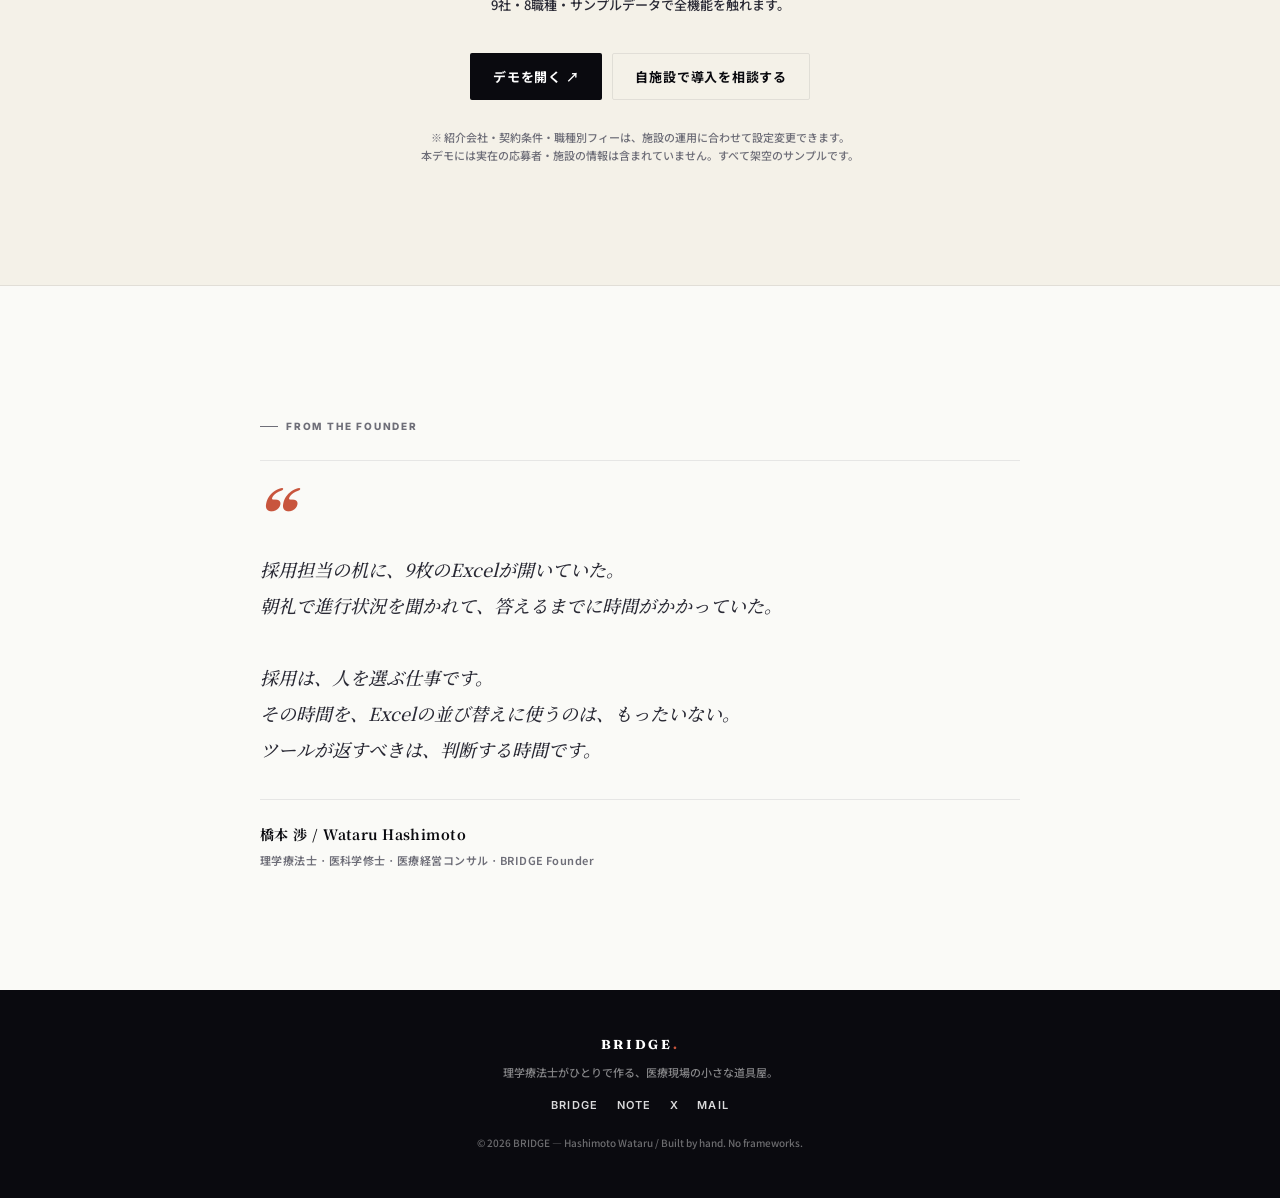
<file: hire-board/index.html>
<!DOCTYPE html>
<html lang="ja">
<head>
<meta charset="UTF-8">
<meta name="viewport" content="width=device-width, initial-scale=1.0">
<title>HireBoard — 医療機関向け 採用管理ボード / BRIDGE</title>
<meta name="description" content="医療機関の採用を、カンバンと9紹介会社管理で1画面に集約。職種別フィー自動計算・コスト分析つき。デモ公開中。">
<meta property="og:title" content="HireBoard — 医療機関向け 採用管理ボード">
<meta property="og:type" content="website">
<meta property="og:url" content="https://bridge-med.github.io/bridge-lp/hire-board/">
<link rel="preconnect" href="https://fonts.googleapis.com">
<link rel="preconnect" href="https://fonts.gstatic.com" crossorigin>
<link href="https://fonts.googleapis.com/css2?family=Fraunces:ital,opsz,wght@0,9..144,400;0,9..144,700;0,9..144,800;0,9..144,900;1,9..144,400;1,9..144,700;1,9..144,900&family=Inter:wght@400;500;600;700;800;900&family=Noto+Sans+JP:wght@400;500;700;900&family=Noto+Serif+JP:wght@400;700;900&display=swap" rel="stylesheet">
<link rel="stylesheet" href="../shared/subpage.css">
</head>
<body>

<div class="progress" id="prog"></div>

<nav class="nav" id="nav">
  <a href="../index.html" class="nav-logo" data-link="bridge-lp">BRIDGE<span class="dot">.</span><span class="small">HireBoard</span></a>
  <div class="nav-actions">
    <a href="../index.html" class="back" data-link="bridge-lp">← BRIDGE</a>
    <a href="https://bridge-med.github.io/hire-board/" target="_blank" class="cta" data-link="demo">デモを開く ↗</a>
  </div>
</nav>

<section class="hero">
  <div class="hero-inner">
    <div class="hero-eyebrow" data-reveal>HireBoard / 医療機関向け 採用管理ボード</div>
    <h1 class="hero-h" data-reveal>
      医療の採用を、<br>
      <span class="em">9社の紹介と1枚のカンバン</span>で。
    </h1>
    <p class="hero-sub" data-reveal>
      9つの紹介会社・8職種(常勤/非常勤)・職種別の紹介フィー自動計算・採用コスト分析まで、1画面に集約。Excelで管理していた採用情報を、カンバンで見える化します。
    </p>
    <div class="hero-meta" data-reveal>
      <span>9紹介会社 一元管理</span>
      <span>4職種 × 常勤/非常勤</span>
      <span>フィー自動計算</span>
    </div>
  </div>
</section>

<section class="alt">
  <div class="s-inner">
    <div class="s-head" data-reveal>
      <div class="eyebrow kicker">01 / The Problem</div>
      <h2><span class="nowrap">医療機関の採用、</span><span class="em nowrap">こうなりがちです。</span></h2>
      <p>採用担当・事務長から、繰り返し聞いてきた4つの悩みです。</p>
    </div>
    <div class="problems">
      <div class="problem-item" data-reveal>
        <div class="problem-num">01</div>
        <div class="problem-content">
          <h3>9社の紹介情報が、9つのExcelに散在</h3>
          <p>各紹介会社からの応募者・進行状況が、それぞれ別ファイル。横断で「誰がいつ面接予定か」が一目で分からない。</p>
        </div>
      </div>
      <div class="problem-item" data-reveal>
        <div class="problem-num">02</div>
        <div class="problem-content">
          <h3>紹介フィーの計算が、毎回手作業</h3>
          <p>職種・年収・契約条件で変わる紹介フィー。電卓で計算、Excelで再計算、ミスがあると後で揉める。</p>
        </div>
      </div>
      <div class="problem-item" data-reveal>
        <div class="problem-num">03</div>
        <div class="problem-content">
          <h3>採用パイプラインが見えない</h3>
          <p>応募 → 書類 → 面接 → 内定 → 入職 のどこに何人いるか、聞かれてから集計し直す。直前まで何が動いているか分からない。</p>
        </div>
      </div>
      <div class="problem-item" data-reveal>
        <div class="problem-num">04</div>
        <div class="problem-content">
          <h3>コスト分析が、年度末まで分からない</h3>
          <p>「今年の採用コストはいくら?」を、年度末にやっと集計。費用対効果が、判断のタイミングを逃している。</p>
        </div>
      </div>
    </div>
  </div>
</section>

<section>
  <div class="s-inner">
    <div class="s-head" data-reveal>
      <div class="eyebrow kicker">02 / Before & After</div>
      <h2><span class="nowrap">HireBoardを入れると、</span><span class="em nowrap">こうなります。</span></h2>
    </div>
    <div class="ba-grid" data-reveal>
      <div class="ba-col before">
        <span class="ba-tag">Before</span>
        <h3>9つのExcelとメモの戦い</h3>
        <ul>
          <li>紹介会社ごとに別ファイル、横断で見られない</li>
          <li>フィー計算が手作業で、ミスがある</li>
          <li>進行状況の集計に毎回時間がかかる</li>
          <li>採用コストは年度末まで見えない</li>
          <li>「今、誰がどこ?」を即答できない</li>
        </ul>
      </div>
      <div class="ba-arrow" aria-hidden="true">
        <svg viewBox="0 0 36 36" fill="none" stroke="currentColor" stroke-width="1.4" stroke-linecap="round" stroke-linejoin="round"><path d="M6 18 H30 M22 10 L30 18 L22 26"/></svg>
      </div>
      <div class="ba-col after">
        <span class="ba-tag">After</span>
        <h3>1画面で採用が動いている</h3>
        <ul>
          <li>9社・8職種すべて1つのカンバンで一元管理</li>
          <li>フィーは入力した瞬間に自動計算</li>
          <li>進行状況がカンバン上でリアルタイム可視化</li>
          <li>月次・年度の採用コストが常に見える</li>
          <li>「今、誰がどこ?」が誰でも答えられる</li>
        </ul>
      </div>
    </div>
  </div>
</section>

<section class="alt">
  <div class="s-inner">
    <div class="s-head" data-reveal>
      <div class="eyebrow kicker">03 / Kanban View</div>
      <h2><span class="nowrap">パイプラインを、</span><span class="em nowrap">カンバンで見る。</span></h2>
      <p>応募 → 書類選考 → 面接 → 内定 → 入職、すべてのステータスが画面上に並びます。</p>
    </div>
    <div class="mock-wrap" data-reveal>
      <div class="mock-bar"><i></i><i></i><i></i><span class="mock-title">HireBoard — パイプライン</span></div>
      <div class="mock-content">
        <div class="kanban-mock">
          <div class="kanban-col">
            <div class="kanban-col-h"><span>応募</span><span>5</span></div>
            <div class="kanban-card"><div class="role">PT 常勤</div><div class="ag">コメディカル.com</div></div>
            <div class="kanban-card"><div class="role">看護師 常勤</div><div class="ag">レバウェル</div></div>
            <div class="kanban-card"><div class="role">事務 非常勤</div><div class="ag">Indeed</div></div>
            <div class="kanban-card"><div class="role">PT 非常勤</div><div class="ag">PTOTSTワーカー</div></div>
            <div class="kanban-card"><div class="role">放射線 常勤</div><div class="ag">マイナビ</div></div>
          </div>
          <div class="kanban-col">
            <div class="kanban-col-h"><span>面接</span><span>3</span></div>
            <div class="kanban-card"><div class="role">PT 常勤</div><div class="ag">PTOT人材バンク</div></div>
            <div class="kanban-card"><div class="role">看護師 常勤</div><div class="ag">看護roo!</div></div>
            <div class="kanban-card"><div class="role">事務 常勤</div><div class="ag">ジョブメドレー</div></div>
          </div>
          <div class="kanban-col">
            <div class="kanban-col-h"><span>内定</span><span>2</span></div>
            <div class="kanban-card"><div class="role">PT 常勤</div><div class="ag">レバウェル</div></div>
            <div class="kanban-card"><div class="role">看護師 非常勤</div><div class="ag">ナース人材バンク</div></div>
          </div>
          <div class="kanban-col">
            <div class="kanban-col-h"><span>入職</span><span>1</span></div>
            <div class="kanban-card"><div class="role">PT 常勤</div><div class="ag">コメディカル.com</div></div>
          </div>
        </div>
      </div>
    </div>
  </div>
</section>

<section>
  <div class="s-inner">
    <div class="s-head" data-reveal>
      <div class="eyebrow kicker">04 / Cost Analysis</div>
      <h2><span class="nowrap">採用コストを、</span><span class="em nowrap">月次で見る。</span></h2>
      <p>紹介フィーは職種別・年収別に自動計算。月次・年度の採用コストが、年度末を待たずに分かります。</p>
    </div>
    <div class="mock-wrap" data-reveal>
      <div class="mock-bar"><i></i><i></i><i></i><span class="mock-title">HireBoard — コスト分析</span></div>
      <div class="mock-content">
        <table class="cmp-table">
          <thead>
            <tr><th>紹介会社</th><th>採用数</th><th>累計フィー</th><th>1人あたり</th></tr>
          </thead>
          <tbody>
            <tr><td>コメディカル.com</td><td class="num">3</td><td class="num">¥1,650,000</td><td class="num">¥550,000</td></tr>
            <tr><td>レバウェル</td><td class="num">2</td><td class="num">¥1,260,000</td><td class="num">¥630,000</td></tr>
            <tr><td>PTOT人材バンク</td><td class="num">1</td><td class="num">¥480,000</td><td class="num">¥480,000</td></tr>
            <tr><td>ジョブメドレー</td><td class="num">1</td><td class="num">¥420,000</td><td class="num">¥420,000</td></tr>
            <tr><td>看護roo!</td><td class="num">1</td><td class="num">¥720,000</td><td class="num">¥720,000</td></tr>
            <tr class="hl"><td>合計(YTD)</td><td class="num">8</td><td class="num">¥4,530,000</td><td class="num">¥566,250</td></tr>
          </tbody>
        </table>
        <p class="cmp-note">※ サンプルです。職種別フィー・契約条件は施設ごとに設定可能です。</p>
      </div>
    </div>
  </div>
</section>

<section class="alt">
  <div class="s-inner">
    <div class="s-head" data-reveal>
      <div class="eyebrow kicker">05 / Philosophy</div>
      <h2><span class="nowrap">採用は人だけど、</span><span class="em nowrap">運用は仕組みで。</span></h2>
    </div>
    <div class="phil-grid" data-reveal>
      <div class="phil-card"><h3>9社をひとつの場所で</h3><p>紹介会社ごとに違うフォーマットを、自施設で1本化。担当者が変わっても、新人でも同じ画面で動ける。</p></div>
      <div class="phil-card"><h3>計算ミスを避ける</h3><p>紹介フィーの計算は、人間がやるべき仕事じゃない。設定通りに自動算出して、判断にだけ集中する。</p></div>
      <div class="phil-card"><h3>採用判断を時間内に</h3><p>「今期の採用コスト」「採用効率の良い紹介会社」が、判断のタイミングで見えていることが、何より価値。</p></div>
    </div>
  </div>
</section>

<section class="buy">
  <div data-reveal>
    <div class="eyebrow kicker" style="display:inline-flex;justify-content:center;color:var(--ink-3);margin-bottom:14px">Try Now</div>
    <h2 style="font:900 clamp(24px,3.6vw,40px)/1.3 var(--serif-jp);color:var(--ink);margin-bottom:14px;letter-spacing:-0.02em"><span class="nowrap">いまブラウザで、</span><span class="em nowrap">触ってみてください。</span></h2>
    <p style="font:500 13px/1.85 var(--sans-jp);color:var(--ink-2);max-width:560px;margin:0 auto 36px">HireBoard はデモ版を無料公開中です。<br class="br-pc">9社・8職種・サンプルデータで全機能を触れます。</p>
    <div class="cta-actions-c">
      <a class="buy-btn primary" href="https://bridge-med.github.io/hire-board/" target="_blank" data-link="demo">デモを開く ↗</a>
      <a class="buy-btn ghost" href="../index.html#contact" data-link="consult-all">自施設で導入を相談する</a>
    </div>
    <p class="buy-note">※ 紹介会社・契約条件・職種別フィーは、施設の運用に合わせて設定変更できます。<br>本デモには実在の応募者・施設の情報は含まれていません。すべて架空のサンプルです。</p>
  </div>
</section>

<section class="founder">
  <div class="founder-inner" data-reveal>
    <div class="eyebrow kicker">From the Founder</div>
    <p class="founder-quote">
      採用担当の机に、9枚のExcelが開いていた。<br>
      朝礼で進行状況を聞かれて、答えるまでに時間がかかっていた。<br><br>
      採用は、人を選ぶ仕事です。<br>
      その時間を、Excelの並び替えに使うのは、もったいない。<br>
      ツールが返すべきは、判断する時間です。
    </p>
    <div class="founder-meta">
      <strong>橋本 渉 / Wataru Hashimoto</strong>
      理学療法士 · 医科学修士 · 医療経営コンサル · BRIDGE Founder
    </div>
  </div>
</section>

<footer class="foot">
  <div class="foot-brand">BRIDGE<span class="dot">.</span></div>
  <div class="foot-tag">理学療法士がひとりで作る、医療現場の小さな道具屋。</div>
  <div class="foot-links">
    <a href="../index.html" data-link="bridge-lp">BRIDGE</a>
    <a href="https://note.com/prime_duck4944" target="_blank">Note</a>
    <a href="https://x.com/WataruPT1013" target="_blank">X</a>
    <a href="mailto:h.w19961013@gmail.com">Mail</a>
  </div>
  <div style="margin-top:24px;font:500 10px/1.5 var(--sans-jp);color:rgba(255,255,255,0.4)">© 2026 BRIDGE — Hashimoto Wataru / Built by hand. No frameworks.</div>
</footer>

<script src="../shared/subpage.js"></script>

</body>
</html>
</file>
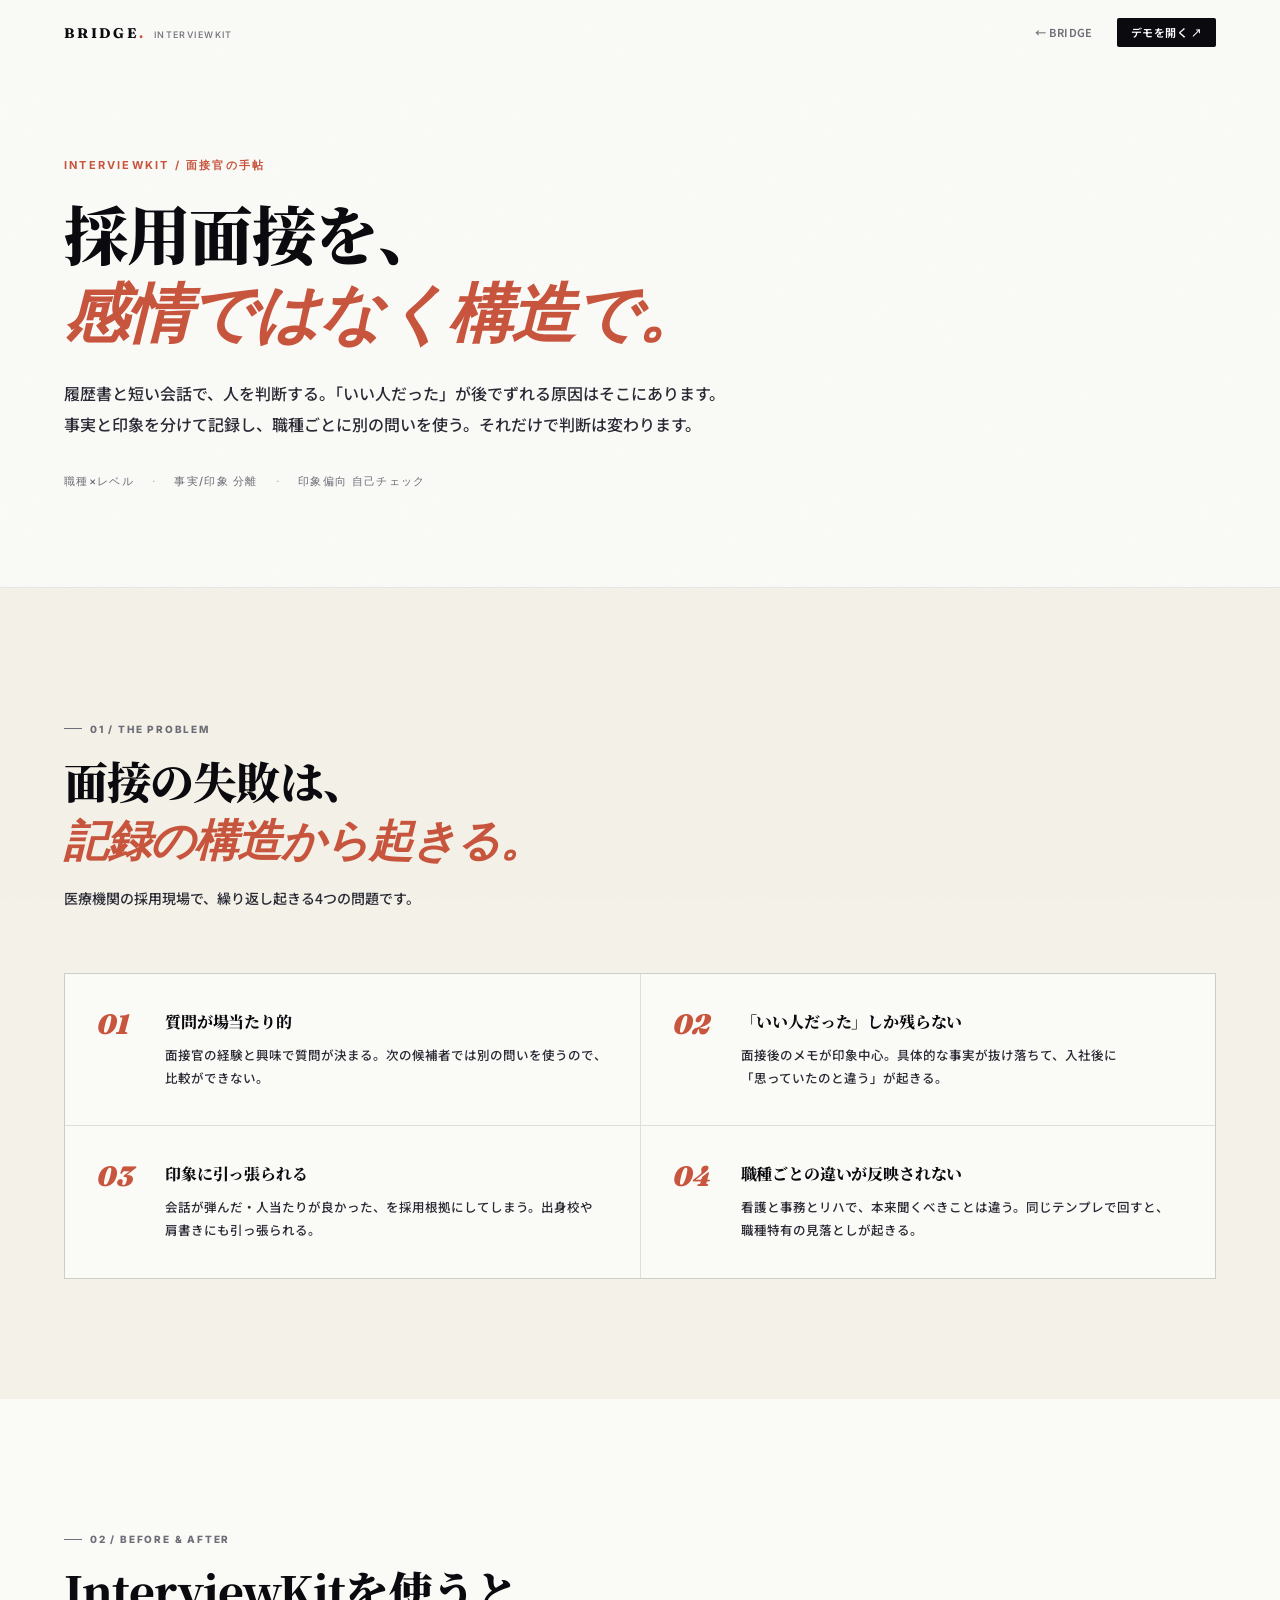
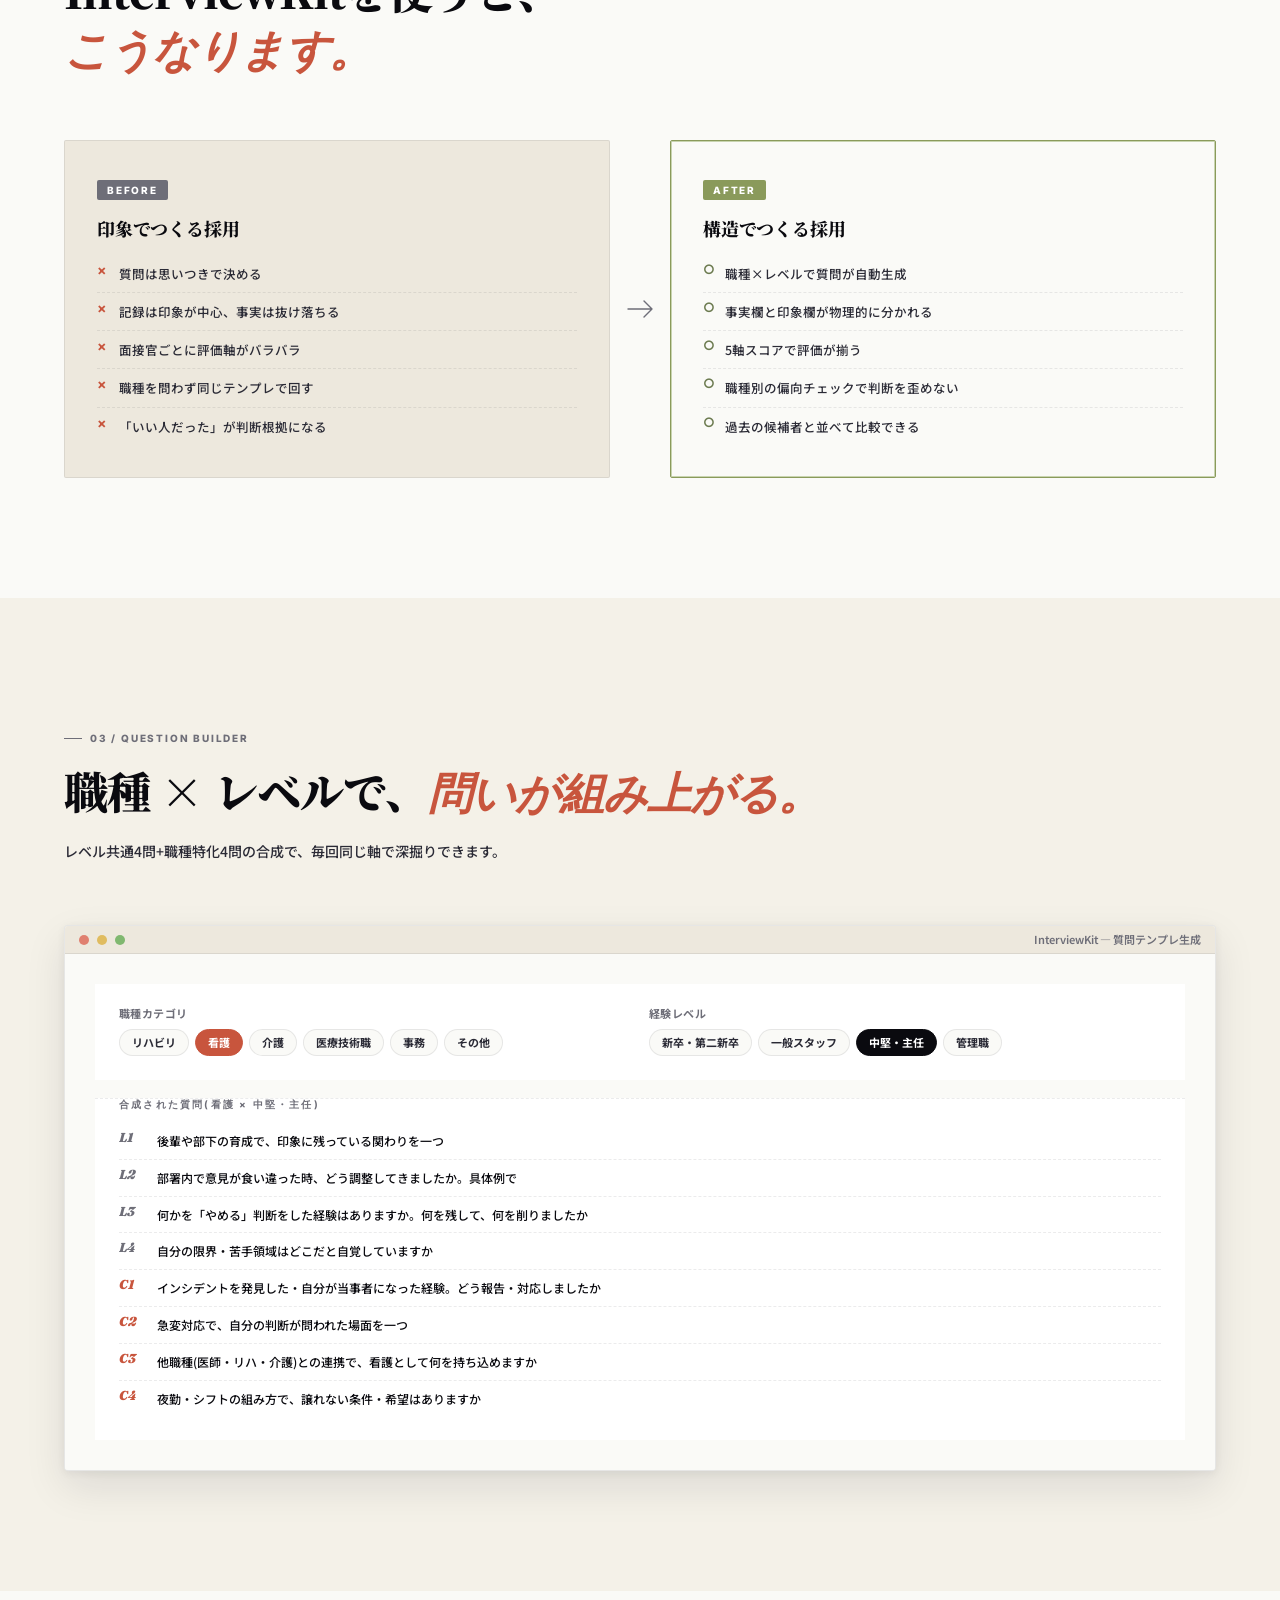
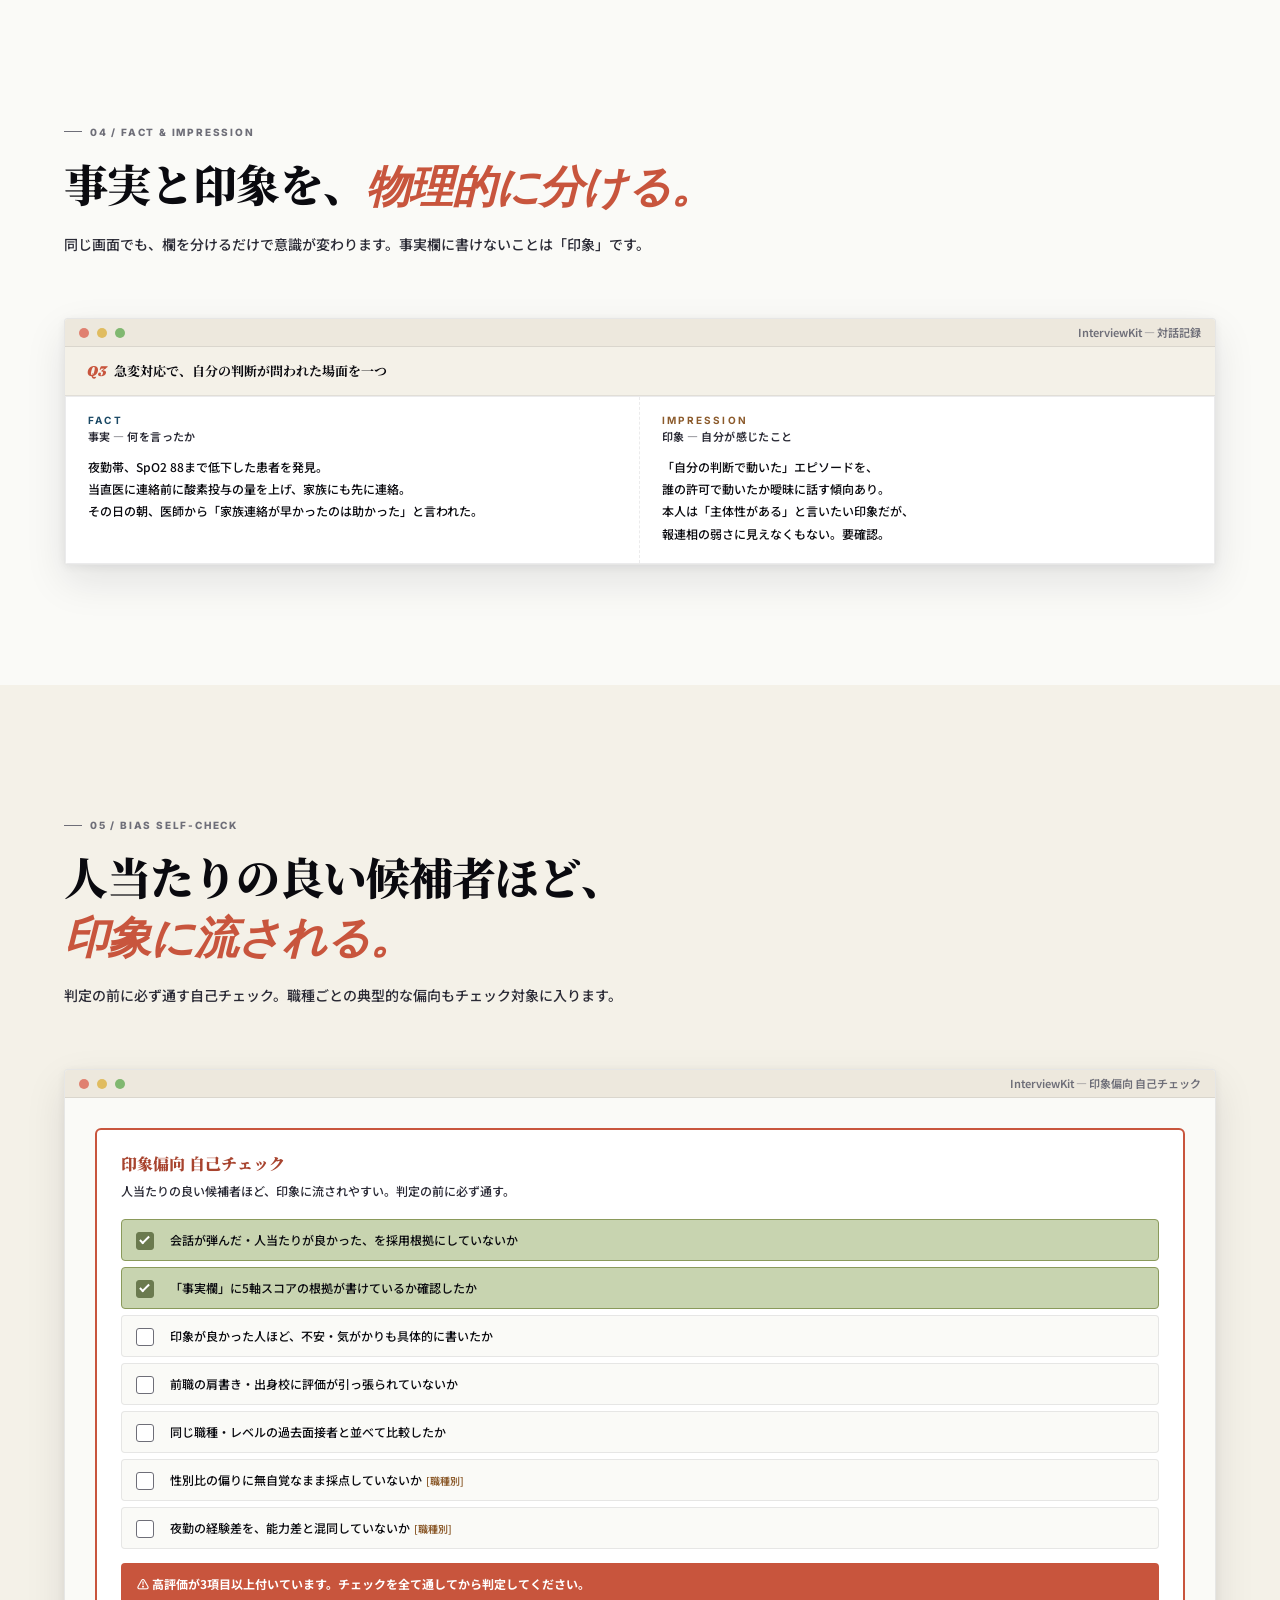
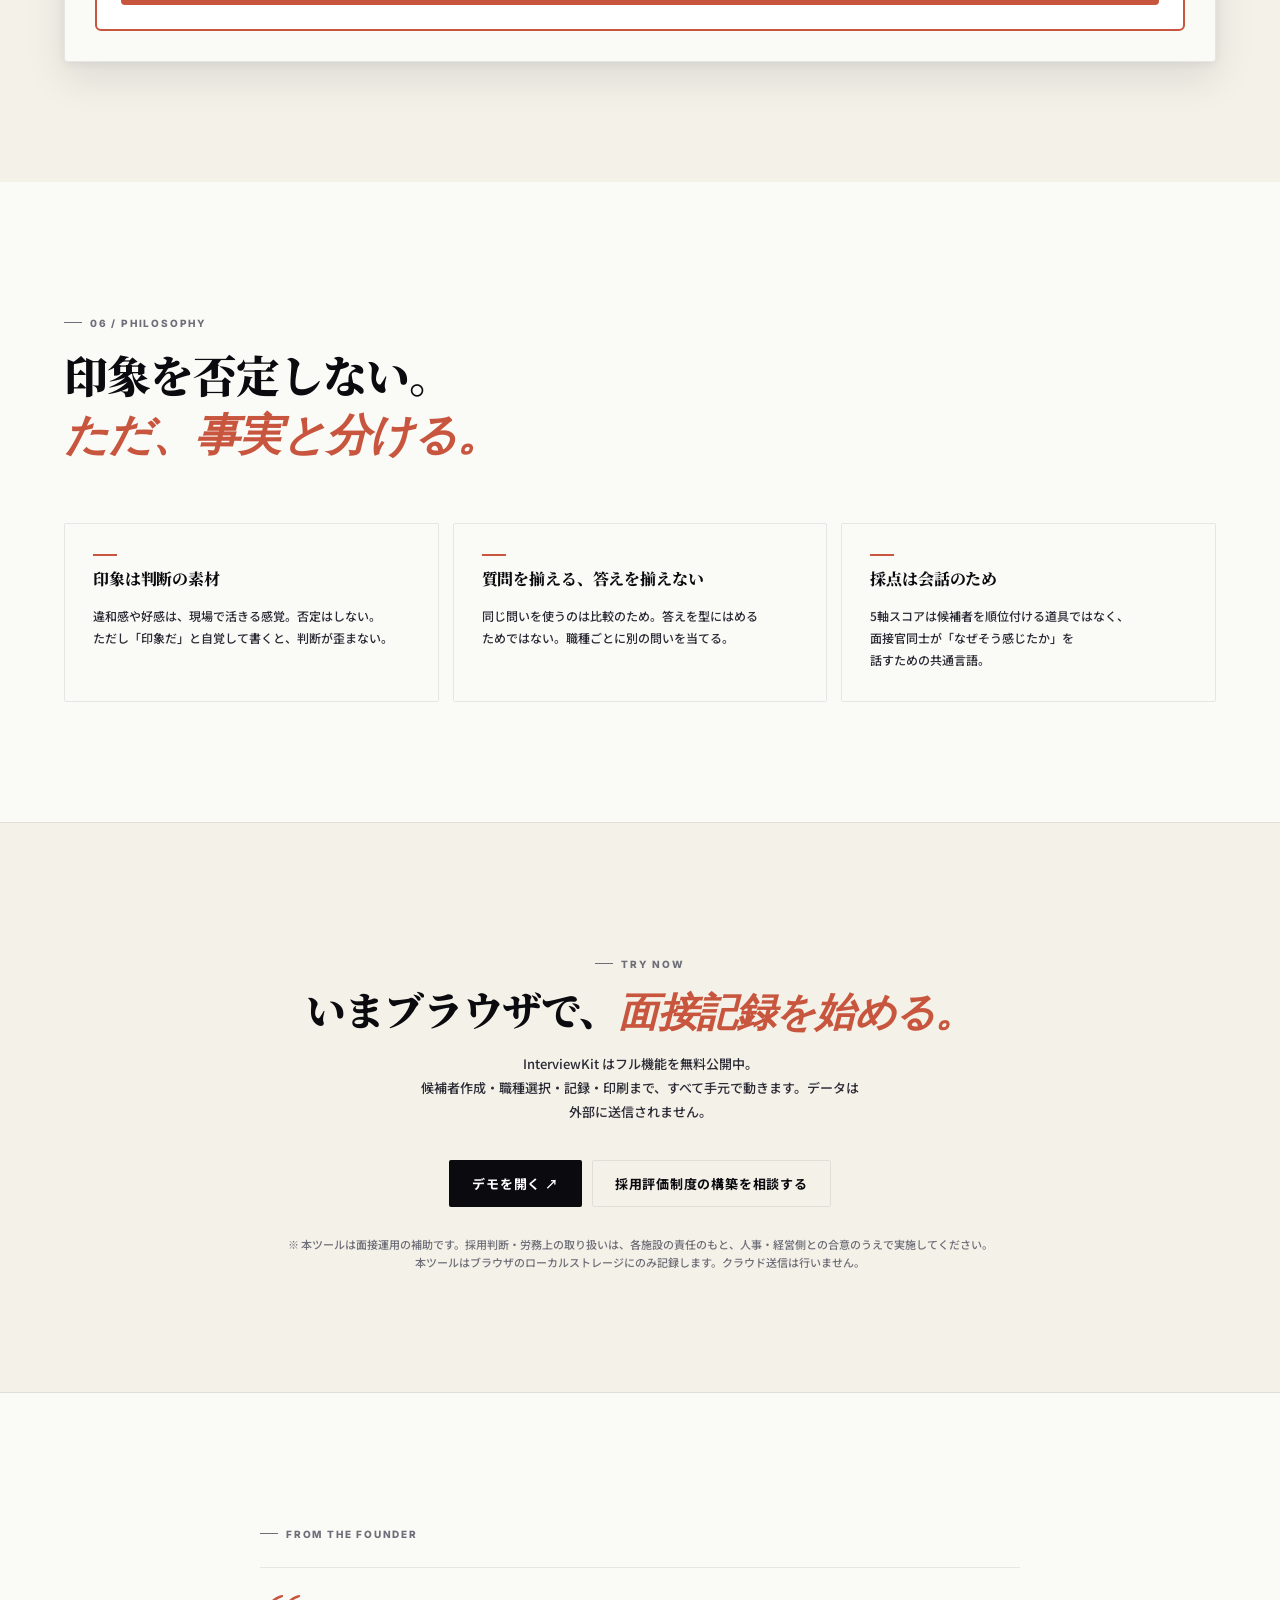
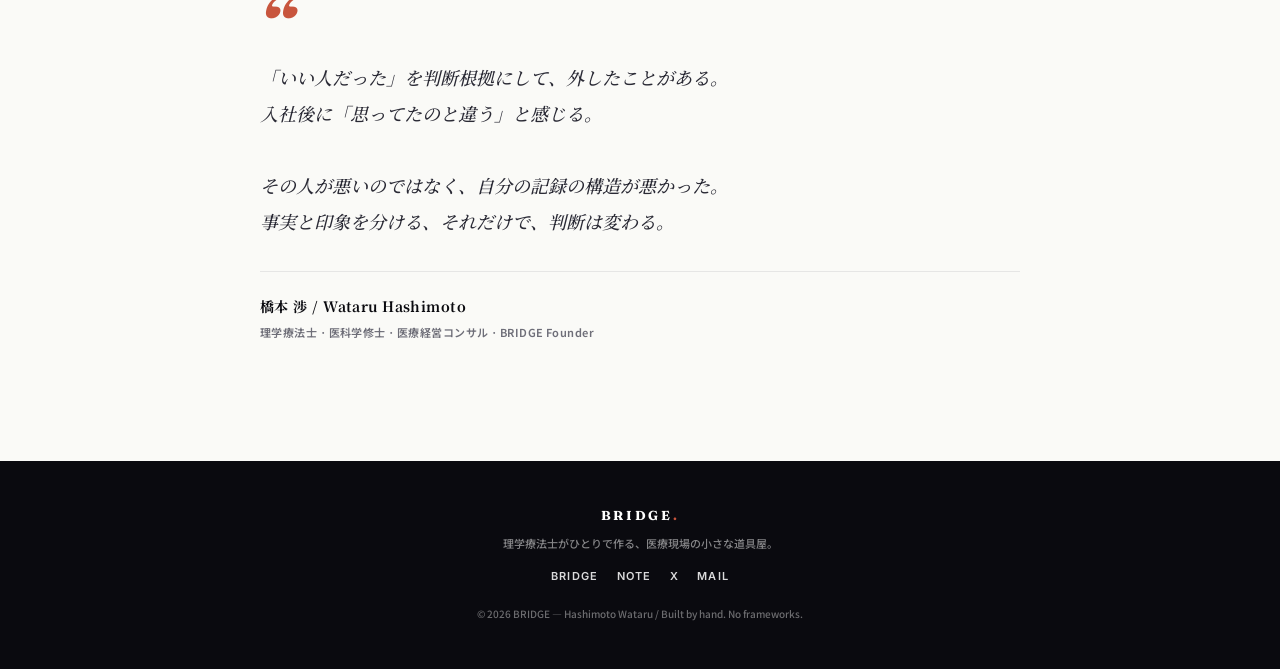
<file: interview-kit/index.html>
<!DOCTYPE html>
<html lang="ja">
<head>
<meta charset="UTF-8">
<meta name="viewport" content="width=device-width, initial-scale=1.0">
<title>InterviewKit — 面接官の手帖 / BRIDGE</title>
<meta name="description" content="医療機関の中途・新卒・PMI採用に対応する構造化面接ツール。職種×レベルで質問を自動生成、事実と印象を分けて記録、印象偏向の自己チェック付き。">
<meta property="og:title" content="InterviewKit — 面接官の手帖">
<meta property="og:type" content="website">
<meta property="og:url" content="https://bridge-med.github.io/bridge-lp/interview-kit/">
<link rel="preconnect" href="https://fonts.googleapis.com">
<link rel="preconnect" href="https://fonts.gstatic.com" crossorigin>
<link href="https://fonts.googleapis.com/css2?family=Fraunces:ital,opsz,wght@0,9..144,400;0,9..144,700;0,9..144,800;0,9..144,900;1,9..144,400;1,9..144,700;1,9..144,900&family=Inter:wght@400;500;600;700;800;900&family=Noto+Sans+JP:wght@400;500;700;900&family=Noto+Serif+JP:wght@400;700;900&display=swap" rel="stylesheet">
<link rel="stylesheet" href="../shared/subpage.css">
<style>
/* InterviewKit 詳細ページ専用 */
.qbuild{display:grid;grid-template-columns:1fr 1fr;gap:18px;padding:24px;background:#fff}
@media(max-width:760px){.qbuild{grid-template-columns:1fr}}
.qbuild-col h4{font:700 11px/1 var(--sans-jp);letter-spacing:.04em;color:var(--ink-3);margin-bottom:10px;text-transform:uppercase}
.qbuild-pills{display:flex;flex-wrap:wrap;gap:6px}
.qbuild-pill{padding:7px 12px;font:700 11px/1 var(--sans-jp);border:1px solid var(--line);border-radius:999px;background:var(--paper);color:var(--ink-2);cursor:default}
.qbuild-pill.on{background:var(--ink);color:#fff;border-color:var(--ink)}
.qbuild-pill.on.cat{background:var(--vermilion);border-color:var(--vermilion)}
.qbuild-out{margin-top:18px;border-top:1px dashed var(--line);padding-top:18px;background:#fff}
.qbuild-out h4{font:700 10px/1 var(--sans-en);letter-spacing:.22em;color:var(--ink-3);text-transform:uppercase;margin-bottom:14px}
.qbuild-q{display:grid;grid-template-columns:28px 1fr;gap:10px;padding:8px 0;border-bottom:1px dashed var(--line)}
.qbuild-q:last-child{border-bottom:none}
.qbuild-q-num{font:900 italic 13px/1 var(--serif-en);color:var(--vermilion)}
.qbuild-q-text{font:500 12px/1.65 var(--sans-jp);color:var(--ink)}
.qbuild-q.lvl .qbuild-q-num{color:var(--ink-3)}

/* 事実/印象 分離 mock */
.facimp{display:grid;grid-template-columns:1fr 1fr;gap:0;border:1px solid var(--line);background:#fff}
@media(max-width:720px){.facimp{grid-template-columns:1fr}}
.facimp-cell{padding:18px 22px}
.facimp-cell.fact{border-right:1px dashed var(--line)}
@media(max-width:720px){.facimp-cell.fact{border-right:none;border-bottom:1px dashed var(--line)}}
.facimp-cell h4{font:700 10px/1 var(--sans-en);letter-spacing:.22em;text-transform:uppercase;margin-bottom:6px}
.facimp-cell.fact h4{color:#1B4965}
.facimp-cell.imp h4{color:#8B5A2B}
.facimp-cell .jp{font:600 11px/1 var(--sans-jp);color:var(--ink-2);letter-spacing:.04em;margin-bottom:14px;display:block}
.facimp-cell p{font:500 12px/1.85 var(--sans-jp);color:var(--ink);white-space:pre-line}
.facimp-q{padding:14px 22px;background:var(--paper-2);border-bottom:1px solid var(--line);font:700 13px/1.5 var(--serif-jp);color:var(--ink)}
.facimp-q-num{font:900 italic 14px/1 var(--serif-en);color:var(--vermilion);margin-right:8px}

/* 印象偏向チェック mock */
.bias-mock{padding:24px;background:#fff;border:2px solid var(--vermilion);border-radius:6px}
.bias-mock h4{font:900 16px/1.3 var(--serif-jp);color:#A8442F;margin-bottom:6px}
.bias-mock p.lead{font:500 12px/1.7 var(--sans-jp);color:var(--ink-2);margin-bottom:18px}
.bias-mock .bias-row{display:grid;grid-template-columns:24px 1fr;gap:10px;padding:10px 14px;background:var(--paper);border:1px solid var(--line);border-radius:4px;margin-bottom:6px;align-items:flex-start}
.bias-mock .bias-row.checked{background:#C8D4B0;border-color:#8A9A5B}
.bias-mock .bias-cb{width:18px;height:18px;border:1.5px solid var(--ink-3);border-radius:3px;background:#fff;flex-shrink:0;margin-top:2px;position:relative}
.bias-mock .bias-row.checked .bias-cb{background:#6B7A4F;border-color:#6B7A4F}
.bias-mock .bias-row.checked .bias-cb::after{content:'';position:absolute;left:5px;top:1px;width:5px;height:10px;border:solid #fff;border-width:0 2px 2px 0;transform:rotate(45deg)}
.bias-mock .bias-text{font:500 12px/1.65 var(--sans-jp);color:var(--ink)}
.bias-mock .bias-text small{color:#8B5A2B;font-weight:600;margin-left:4px;font-size:10px}
.bias-mock .bias-warn{margin-top:14px;padding:12px 16px;background:var(--vermilion);color:#fff;font:700 12px/1.5 var(--sans-jp);border-radius:4px}
</style>
</head>
<body>

<div class="progress" id="prog"></div>

<nav class="nav" id="nav">
  <a href="../index.html" class="nav-logo" data-link="bridge-lp">BRIDGE<span class="dot">.</span><span class="small">InterviewKit</span></a>
  <div class="nav-actions">
    <a href="../index.html" class="back" data-link="bridge-lp">← BRIDGE</a>
    <a href="https://bridge-med.github.io/interview-kit/" target="_blank" class="cta" data-link="demo">デモを開く ↗</a>
  </div>
</nav>

<section class="hero">
  <div class="hero-inner">
    <div class="hero-eyebrow" data-reveal>InterviewKit / 面接官の手帖</div>
    <h1 class="hero-h" data-reveal>
      採用面接を、<br>
      <span class="em">感情ではなく構造で。</span>
    </h1>
    <p class="hero-sub" data-reveal>
      履歴書と短い会話で、人を判断する。「いい人だった」が後でずれる原因はそこにあります。事実と印象を分けて記録し、職種ごとに別の問いを使う。それだけで判断は変わります。
    </p>
    <div class="hero-meta" data-reveal>
      <span>職種×レベル</span>
      <span>事実/印象 分離</span>
      <span>印象偏向 自己チェック</span>
    </div>
  </div>
</section>

<section class="alt">
  <div class="s-inner">
    <div class="s-head" data-reveal>
      <div class="eyebrow kicker">01 / The Problem</div>
      <h2><span class="nowrap">面接の失敗は、</span><span class="em nowrap">記録の構造から起きる。</span></h2>
      <p>医療機関の採用現場で、繰り返し起きる4つの問題です。</p>
    </div>
    <div class="problems">
      <div class="problem-item" data-reveal>
        <div class="problem-num">01</div>
        <div class="problem-content">
          <h3>質問が場当たり的</h3>
          <p>面接官の経験と興味で質問が決まる。次の候補者では別の問いを使うので、比較ができない。</p>
        </div>
      </div>
      <div class="problem-item" data-reveal>
        <div class="problem-num">02</div>
        <div class="problem-content">
          <h3>「いい人だった」しか残らない</h3>
          <p>面接後のメモが印象中心。具体的な事実が抜け落ちて、入社後に「思っていたのと違う」が起きる。</p>
        </div>
      </div>
      <div class="problem-item" data-reveal>
        <div class="problem-num">03</div>
        <div class="problem-content">
          <h3>印象に引っ張られる</h3>
          <p>会話が弾んだ・人当たりが良かった、を採用根拠にしてしまう。出身校や肩書きにも引っ張られる。</p>
        </div>
      </div>
      <div class="problem-item" data-reveal>
        <div class="problem-num">04</div>
        <div class="problem-content">
          <h3>職種ごとの違いが反映されない</h3>
          <p>看護と事務とリハで、本来聞くべきことは違う。同じテンプレで回すと、職種特有の見落としが起きる。</p>
        </div>
      </div>
    </div>
  </div>
</section>

<section>
  <div class="s-inner">
    <div class="s-head" data-reveal>
      <div class="eyebrow kicker">02 / Before & After</div>
      <h2><span class="nowrap">InterviewKitを使うと、</span><span class="em nowrap">こうなります。</span></h2>
    </div>
    <div class="ba-grid" data-reveal>
      <div class="ba-col before">
        <span class="ba-tag">Before</span>
        <h3>印象でつくる採用</h3>
        <ul>
          <li>質問は思いつきで決める</li>
          <li>記録は印象が中心、事実は抜け落ちる</li>
          <li>面接官ごとに評価軸がバラバラ</li>
          <li>職種を問わず同じテンプレで回す</li>
          <li>「いい人だった」が判断根拠になる</li>
        </ul>
      </div>
      <div class="ba-arrow" aria-hidden="true">
        <svg viewBox="0 0 36 36" fill="none" stroke="currentColor" stroke-width="1.4" stroke-linecap="round" stroke-linejoin="round"><path d="M6 18 H30 M22 10 L30 18 L22 26"/></svg>
      </div>
      <div class="ba-col after">
        <span class="ba-tag">After</span>
        <h3>構造でつくる採用</h3>
        <ul>
          <li>職種×レベルで質問が自動生成</li>
          <li>事実欄と印象欄が物理的に分かれる</li>
          <li>5軸スコアで評価が揃う</li>
          <li>職種別の偏向チェックで判断を歪めない</li>
          <li>過去の候補者と並べて比較できる</li>
        </ul>
      </div>
    </div>
  </div>
</section>

<section class="alt">
  <div class="s-inner">
    <div class="s-head" data-reveal>
      <div class="eyebrow kicker">03 / Question Builder</div>
      <h2><span class="nowrap">職種 × レベルで、</span><span class="em nowrap">問いが組み上がる。</span></h2>
      <p>レベル共通4問+職種特化4問の合成で、毎回同じ軸で深掘りできます。</p>
    </div>
    <div class="mock-wrap" data-reveal>
      <div class="mock-bar"><i></i><i></i><i></i><span class="mock-title">InterviewKit — 質問テンプレ生成</span></div>
      <div class="mock-content">
        <div class="qbuild">
          <div class="qbuild-col">
            <h4>職種カテゴリ</h4>
            <div class="qbuild-pills">
              <span class="qbuild-pill">リハビリ</span>
              <span class="qbuild-pill on cat">看護</span>
              <span class="qbuild-pill">介護</span>
              <span class="qbuild-pill">医療技術職</span>
              <span class="qbuild-pill">事務</span>
              <span class="qbuild-pill">その他</span>
            </div>
          </div>
          <div class="qbuild-col">
            <h4>経験レベル</h4>
            <div class="qbuild-pills">
              <span class="qbuild-pill">新卒・第二新卒</span>
              <span class="qbuild-pill">一般スタッフ</span>
              <span class="qbuild-pill on">中堅・主任</span>
              <span class="qbuild-pill">管理職</span>
            </div>
          </div>
        </div>
        <div class="qbuild-out" style="padding:0 24px 24px">
          <h4>合成された質問(看護 × 中堅・主任)</h4>
          <div class="qbuild-q lvl"><span class="qbuild-q-num">L1</span><span class="qbuild-q-text">後輩や部下の育成で、印象に残っている関わりを一つ</span></div>
          <div class="qbuild-q lvl"><span class="qbuild-q-num">L2</span><span class="qbuild-q-text">部署内で意見が食い違った時、どう調整してきましたか。具体例で</span></div>
          <div class="qbuild-q lvl"><span class="qbuild-q-num">L3</span><span class="qbuild-q-text">何かを「やめる」判断をした経験はありますか。何を残して、何を削りましたか</span></div>
          <div class="qbuild-q lvl"><span class="qbuild-q-num">L4</span><span class="qbuild-q-text">自分の限界・苦手領域はどこだと自覚していますか</span></div>
          <div class="qbuild-q"><span class="qbuild-q-num">C1</span><span class="qbuild-q-text">インシデントを発見した・自分が当事者になった経験。どう報告・対応しましたか</span></div>
          <div class="qbuild-q"><span class="qbuild-q-num">C2</span><span class="qbuild-q-text">急変対応で、自分の判断が問われた場面を一つ</span></div>
          <div class="qbuild-q"><span class="qbuild-q-num">C3</span><span class="qbuild-q-text">他職種(医師・リハ・介護)との連携で、看護として何を持ち込めますか</span></div>
          <div class="qbuild-q"><span class="qbuild-q-num">C4</span><span class="qbuild-q-text">夜勤・シフトの組み方で、譲れない条件・希望はありますか</span></div>
        </div>
      </div>
    </div>
  </div>
</section>

<section>
  <div class="s-inner">
    <div class="s-head" data-reveal>
      <div class="eyebrow kicker">04 / Fact & Impression</div>
      <h2><span class="nowrap">事実と印象を、</span><span class="em nowrap">物理的に分ける。</span></h2>
      <p>同じ画面でも、欄を分けるだけで意識が変わります。事実欄に書けないことは「印象」です。</p>
    </div>
    <div class="mock-wrap" data-reveal>
      <div class="mock-bar"><i></i><i></i><i></i><span class="mock-title">InterviewKit — 対話記録</span></div>
      <div class="mock-content" style="padding:0">
        <div class="facimp-q"><span class="facimp-q-num">Q3</span>急変対応で、自分の判断が問われた場面を一つ</div>
        <div class="facimp">
          <div class="facimp-cell fact">
            <h4>Fact</h4>
            <span class="jp">事実 — 何を言ったか</span>
            <p>夜勤帯、SpO2 88まで低下した患者を発見。
当直医に連絡前に酸素投与の量を上げ、家族にも先に連絡。
その日の朝、医師から「家族連絡が早かったのは助かった」と言われた。</p>
          </div>
          <div class="facimp-cell imp">
            <h4>Impression</h4>
            <span class="jp">印象 — 自分が感じたこと</span>
            <p>「自分の判断で動いた」エピソードを、
誰の許可で動いたか曖昧に話す傾向あり。
本人は「主体性がある」と言いたい印象だが、
報連相の弱さに見えなくもない。要確認。</p>
          </div>
        </div>
      </div>
    </div>
  </div>
</section>

<section class="alt">
  <div class="s-inner">
    <div class="s-head" data-reveal>
      <div class="eyebrow kicker">05 / Bias Self-Check</div>
      <h2><span class="nowrap">人当たりの良い候補者ほど、</span><span class="em nowrap">印象に流される。</span></h2>
      <p>判定の前に必ず通す自己チェック。職種ごとの典型的な偏向もチェック対象に入ります。</p>
    </div>
    <div class="mock-wrap" data-reveal>
      <div class="mock-bar"><i></i><i></i><i></i><span class="mock-title">InterviewKit — 印象偏向 自己チェック</span></div>
      <div class="mock-content">
        <div class="bias-mock">
          <h4>印象偏向 自己チェック</h4>
          <p class="lead">人当たりの良い候補者ほど、印象に流されやすい。判定の前に必ず通す。</p>
          <div class="bias-row checked">
            <div class="bias-cb"></div>
            <div class="bias-text">会話が弾んだ・人当たりが良かった、を採用根拠にしていないか</div>
          </div>
          <div class="bias-row checked">
            <div class="bias-cb"></div>
            <div class="bias-text">「事実欄」に5軸スコアの根拠が書けているか確認したか</div>
          </div>
          <div class="bias-row">
            <div class="bias-cb"></div>
            <div class="bias-text">印象が良かった人ほど、不安・気がかりも具体的に書いたか</div>
          </div>
          <div class="bias-row">
            <div class="bias-cb"></div>
            <div class="bias-text">前職の肩書き・出身校に評価が引っ張られていないか</div>
          </div>
          <div class="bias-row">
            <div class="bias-cb"></div>
            <div class="bias-text">同じ職種・レベルの過去面接者と並べて比較したか</div>
          </div>
          <div class="bias-row">
            <div class="bias-cb"></div>
            <div class="bias-text">性別比の偏りに無自覚なまま採点していないか<small>[職種別]</small></div>
          </div>
          <div class="bias-row">
            <div class="bias-cb"></div>
            <div class="bias-text">夜勤の経験差を、能力差と混同していないか<small>[職種別]</small></div>
          </div>
          <div class="bias-warn">⚠ 高評価が3項目以上付いています。チェックを全て通してから判定してください。</div>
        </div>
      </div>
    </div>
  </div>
</section>

<section>
  <div class="s-inner">
    <div class="s-head" data-reveal>
      <div class="eyebrow kicker">06 / Philosophy</div>
      <h2><span class="nowrap">印象を否定しない。</span><span class="em nowrap">ただ、事実と分ける。</span></h2>
    </div>
    <div class="phil-grid" data-reveal>
      <div class="phil-card"><h3>印象は判断の素材</h3><p>違和感や好感は、現場で活きる感覚。否定はしない。ただし「印象だ」と自覚して書くと、判断が歪まない。</p></div>
      <div class="phil-card"><h3>質問を揃える、答えを揃えない</h3><p>同じ問いを使うのは比較のため。答えを型にはめるためではない。職種ごとに別の問いを当てる。</p></div>
      <div class="phil-card"><h3>採点は会話のため</h3><p>5軸スコアは候補者を順位付ける道具ではなく、面接官同士が「なぜそう感じたか」を話すための共通言語。</p></div>
    </div>
  </div>
</section>

<section class="buy">
  <div data-reveal>
    <div class="eyebrow kicker" style="display:inline-flex;justify-content:center;color:var(--ink-3);margin-bottom:14px">Try Now</div>
    <h2 style="font:900 clamp(24px,3.6vw,40px)/1.3 var(--serif-jp);color:var(--ink);margin-bottom:14px;letter-spacing:-0.02em"><span class="nowrap">いまブラウザで、</span><span class="em nowrap">面接記録を始める。</span></h2>
    <p style="font:500 13px/1.85 var(--sans-jp);color:var(--ink-2);max-width:560px;margin:0 auto 36px">InterviewKit はフル機能を無料公開中。<br class="br-pc">候補者作成・職種選択・記録・印刷まで、すべて手元で動きます。データは外部に送信されません。</p>
    <div class="cta-actions-c">
      <a class="buy-btn primary" href="https://bridge-med.github.io/interview-kit/" target="_blank" data-link="demo">デモを開く ↗</a>
      <a class="buy-btn ghost" href="../index.html#contact" data-link="interview-all">採用評価制度の構築を相談する</a>
    </div>
    <p class="buy-note">※ 本ツールは面接運用の補助です。採用判断・労務上の取り扱いは、各施設の責任のもと、人事・経営側との合意のうえで実施してください。<br>本ツールはブラウザのローカルストレージにのみ記録します。クラウド送信は行いません。</p>
  </div>
</section>

<section class="founder">
  <div class="founder-inner" data-reveal>
    <div class="eyebrow kicker">From the Founder</div>
    <p class="founder-quote">
      「いい人だった」を判断根拠にして、外したことがある。<br>
      入社後に「思ってたのと違う」と感じる。<br><br>
      その人が悪いのではなく、自分の記録の構造が悪かった。<br>
      事実と印象を分ける、それだけで、判断は変わる。
    </p>
    <div class="founder-meta">
      <strong>橋本 渉 / Wataru Hashimoto</strong>
      理学療法士 · 医科学修士 · 医療経営コンサル · BRIDGE Founder
    </div>
  </div>
</section>

<footer class="foot">
  <div class="foot-brand">BRIDGE<span class="dot">.</span></div>
  <div class="foot-tag">理学療法士がひとりで作る、医療現場の小さな道具屋。</div>
  <div class="foot-links">
    <a href="../index.html" data-link="bridge-lp">BRIDGE</a>
    <a href="https://note.com/prime_duck4944" target="_blank">Note</a>
    <a href="https://x.com/WataruPT1013" target="_blank">X</a>
    <a href="mailto:h.w19961013@gmail.com">Mail</a>
  </div>
  <div style="margin-top:24px;font:500 10px/1.5 var(--sans-jp);color:rgba(255,255,255,0.4)">© 2026 BRIDGE — Hashimoto Wataru / Built by hand. No frameworks.</div>
</footer>

<script src="../shared/subpage.js"></script>

</body>
</html>
</file>
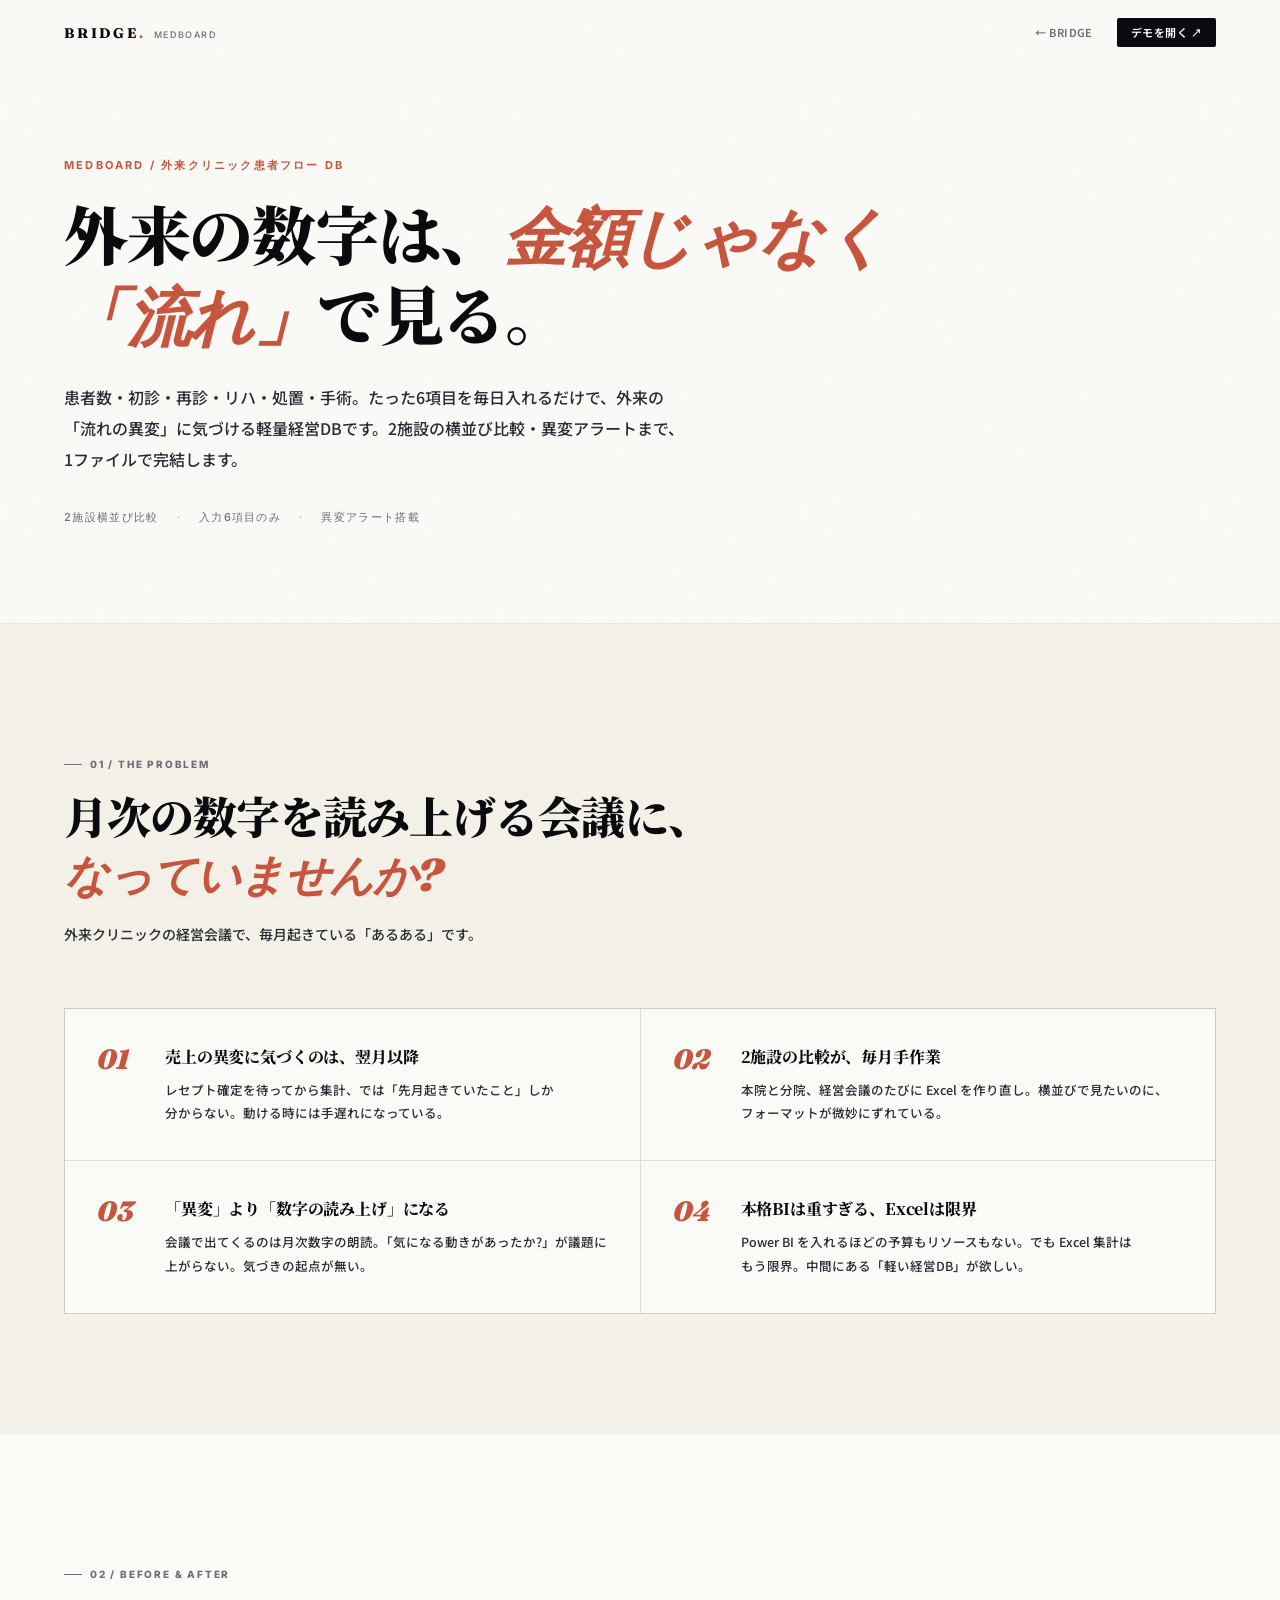
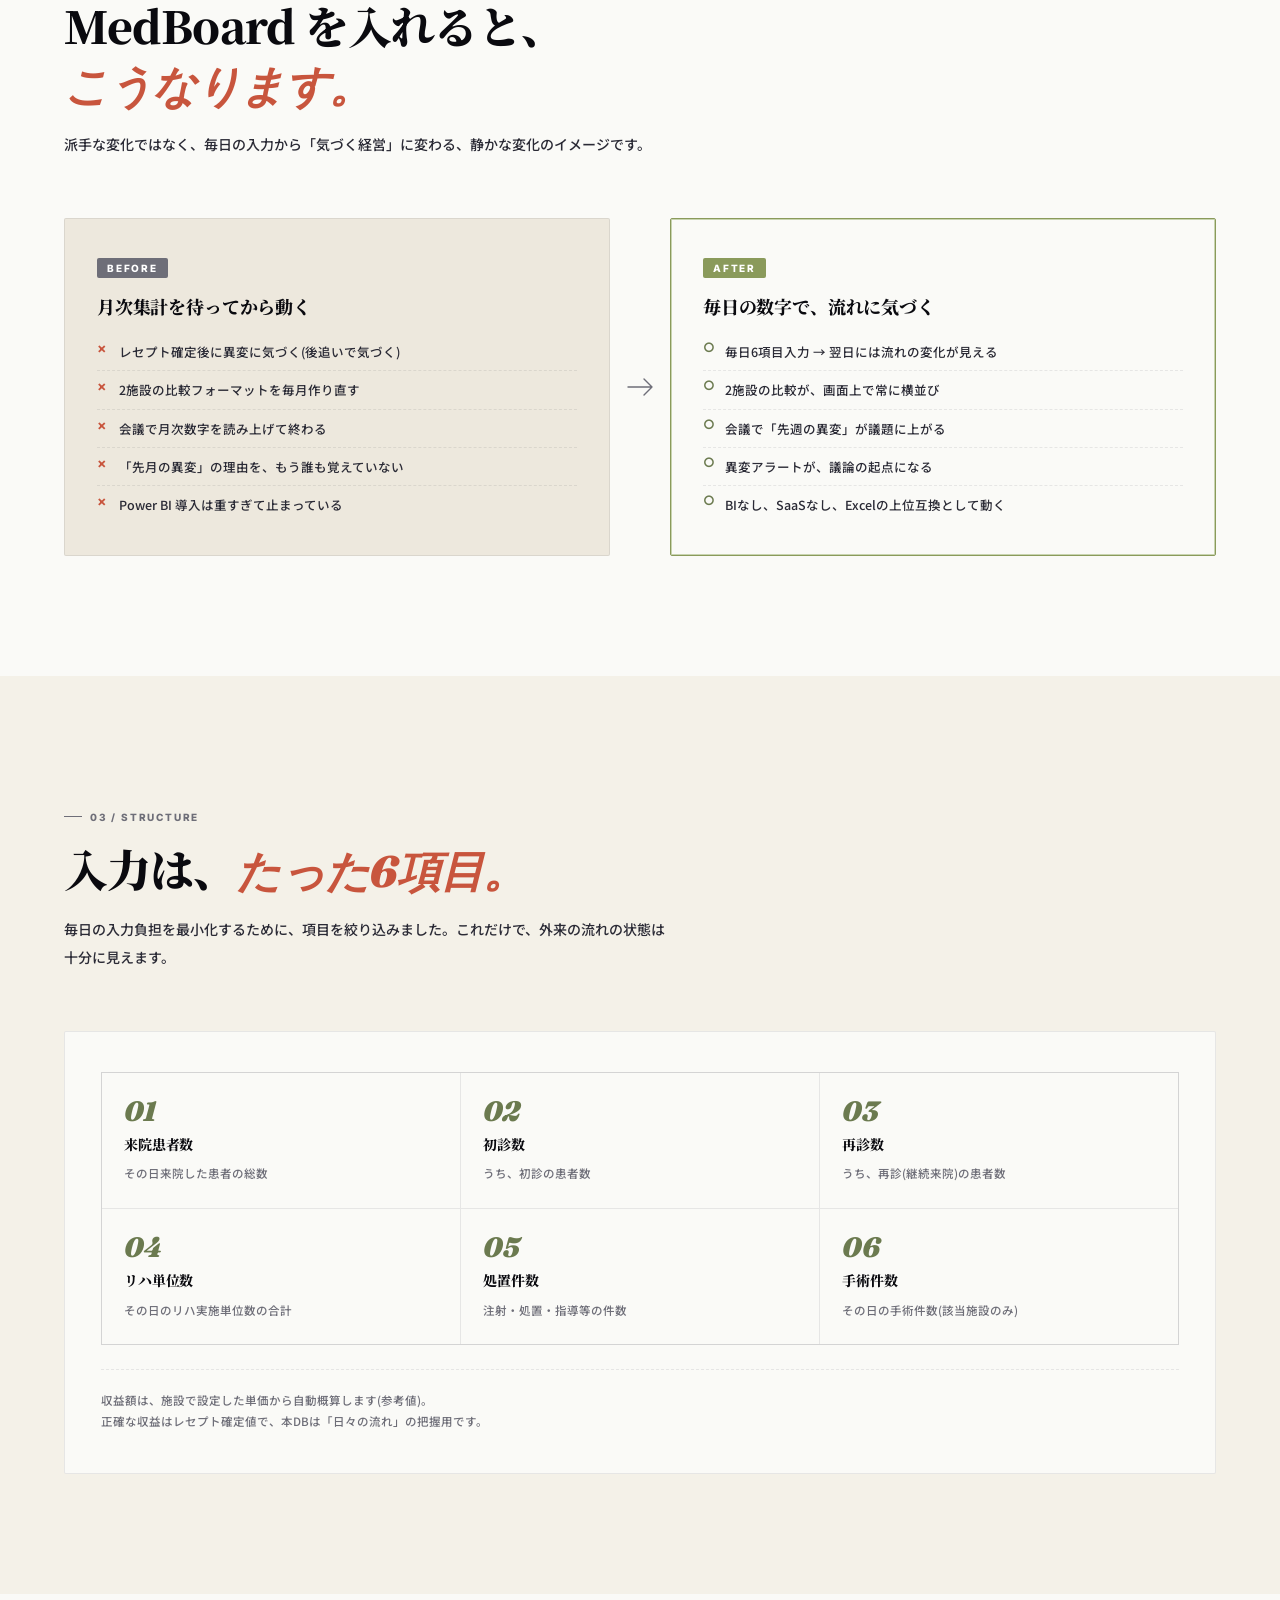
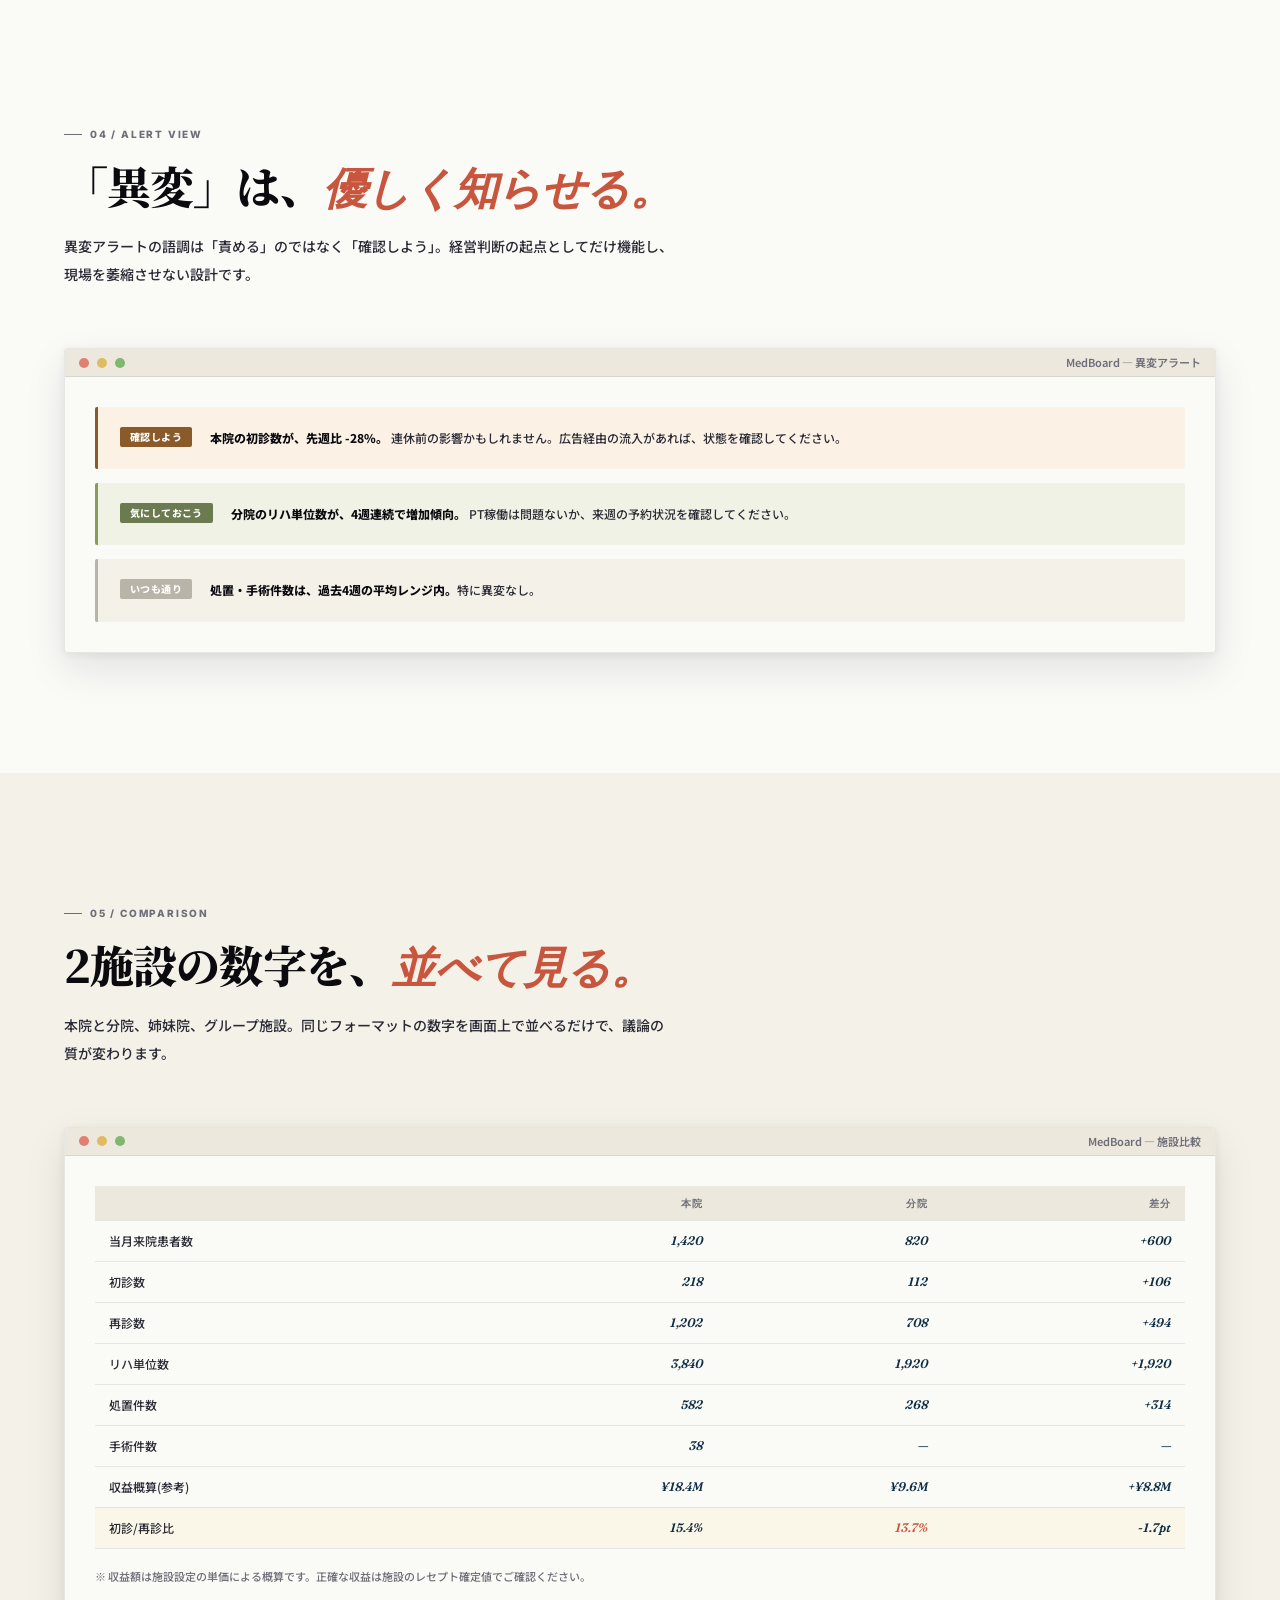
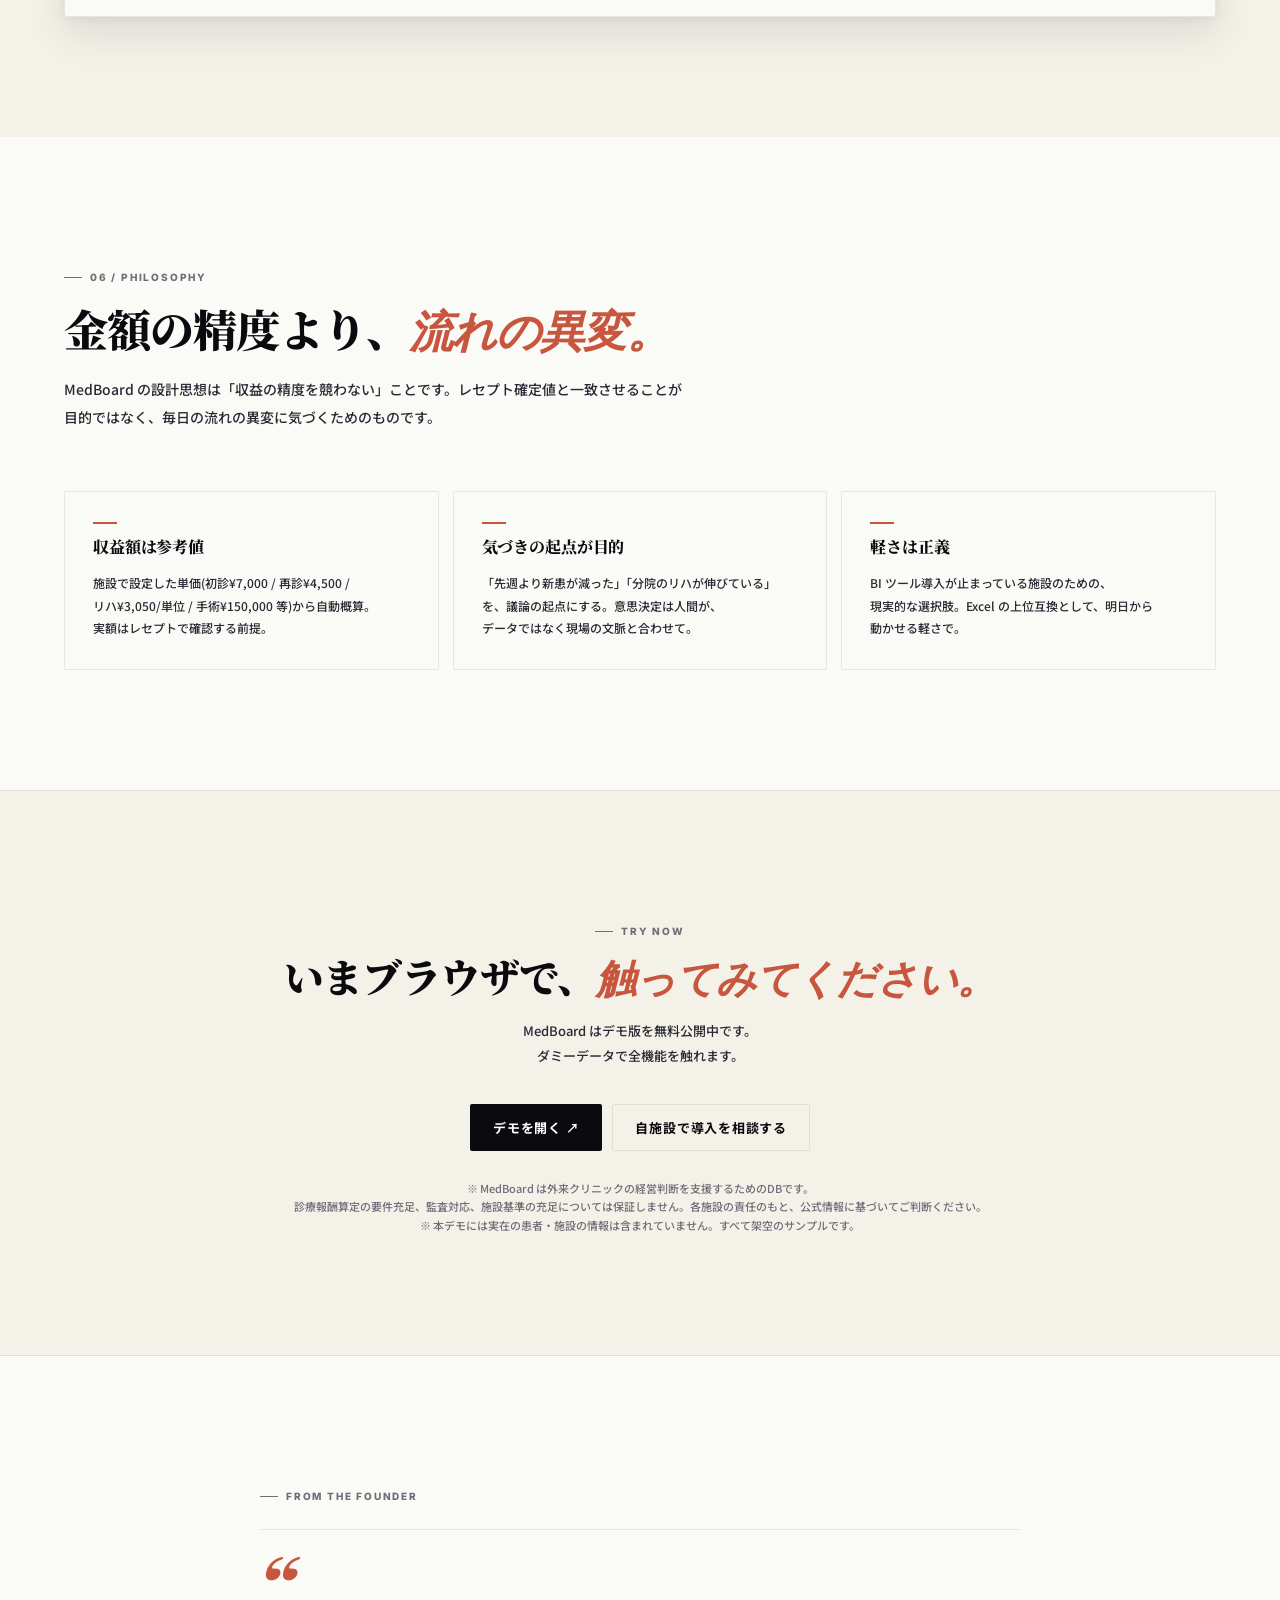
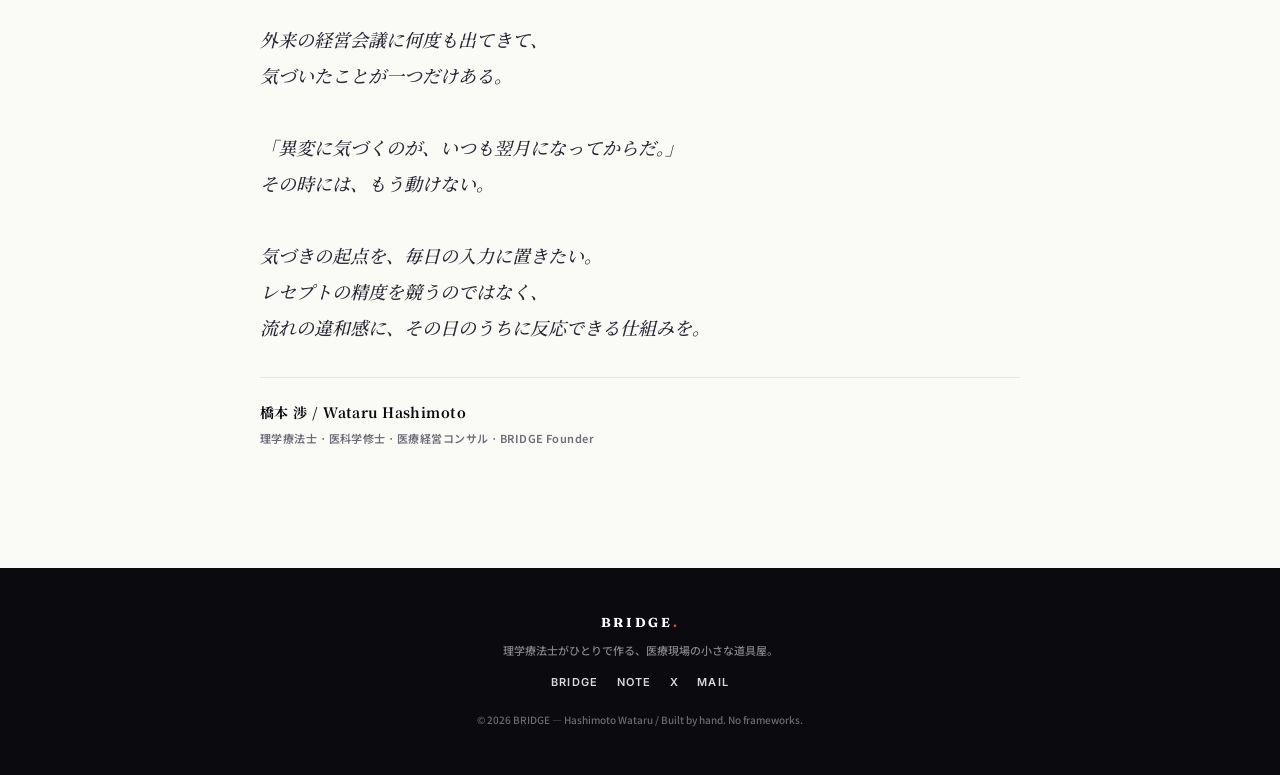
<file: medboard/index.html>
<!DOCTYPE html>
<html lang="ja">
<head>
<meta charset="UTF-8">
<meta name="viewport" content="width=device-width, initial-scale=1.0">
<title>MedBoard — 外来クリニック患者フローDB / BRIDGE</title>
<meta name="description" content="外来クリニックの数字を「金額」ではなく「流れ」で見る、軽量経営DB。2施設横並び比較・入力6項目・異変アラート。デモ公開中。">
<meta property="og:title" content="MedBoard — 外来クリニック患者フローDB">
<meta property="og:description" content="入力6項目だけで、患者の流れの異変に気づける外来クリニック向けDB。">
<meta property="og:type" content="website">
<meta property="og:url" content="https://bridge-med.github.io/bridge-lp/medboard/">

<link rel="preconnect" href="https://fonts.googleapis.com">
<link rel="preconnect" href="https://fonts.gstatic.com" crossorigin>
<link href="https://fonts.googleapis.com/css2?family=Fraunces:ital,opsz,wght@0,9..144,400;0,9..144,600;0,9..144,700;0,9..144,800;0,9..144,900;1,9..144,400;1,9..144,700;1,9..144,900&family=Inter:wght@400;500;600;700;800;900&family=Noto+Sans+JP:wght@400;500;700;900&family=Noto+Serif+JP:wght@400;700;900&display=swap" rel="stylesheet">
<link rel="stylesheet" href="../shared/subpage.css">
</head>
<body>

<div class="progress" id="prog"></div>

<nav class="nav" id="nav">
  <a href="../index.html" class="nav-logo" data-link="bridge-lp">BRIDGE<span class="dot">.</span><span class="small">MedBoard</span></a>
  <div class="nav-actions">
    <a href="../index.html" class="back" data-link="bridge-lp">← BRIDGE</a>
    <a href="https://bridge-med.github.io/med-kpi/" target="_blank" class="cta" data-link="demo">デモを開く ↗</a>
  </div>
</nav>

<!-- HERO -->
<section class="hero">
  <div class="hero-inner">
    <div class="hero-eyebrow" data-reveal>MedBoard / 外来クリニック患者フロー DB</div>
    <h1 class="hero-h" data-reveal>
      外来の数字は、<span class="em">金額じゃなく</span><br>
      <span class="em">「流れ」</span>で見る。
    </h1>
    <p class="hero-sub" data-reveal>
      患者数・初診・再診・リハ・処置・手術。たった6項目を毎日入れるだけで、外来の「流れの異変」に気づける軽量経営DBです。2施設の横並び比較・異変アラートまで、1ファイルで完結します。
    </p>
    <div class="hero-meta" data-reveal>
      <span>2施設横並び比較</span>
      <span>入力6項目のみ</span>
      <span>異変アラート搭載</span>
    </div>
  </div>
</section>

<!-- 課題 -->
<section class="alt">
  <div class="s-inner">
    <div class="s-head" data-reveal>
      <div class="eyebrow kicker">01 / The Problem</div>
      <h2><span class="nowrap">月次の数字を読み上げる会議に、</span><span class="em nowrap">なっていませんか?</span></h2>
      <p>外来クリニックの経営会議で、毎月起きている「あるある」です。</p>
    </div>
    <div class="problems">
      <div class="problem-item" data-reveal>
        <div class="problem-num">01</div>
        <div class="problem-content">
          <h3>売上の異変に気づくのは、翌月以降</h3>
          <p>レセプト確定を待ってから集計、では「先月起きていたこと」しか分からない。動ける時には手遅れになっている。</p>
        </div>
      </div>
      <div class="problem-item" data-reveal>
        <div class="problem-num">02</div>
        <div class="problem-content">
          <h3>2施設の比較が、毎月手作業</h3>
          <p>本院と分院、経営会議のたびに Excel を作り直し。横並びで見たいのに、フォーマットが微妙にずれている。</p>
        </div>
      </div>
      <div class="problem-item" data-reveal>
        <div class="problem-num">03</div>
        <div class="problem-content">
          <h3>「異変」より「数字の読み上げ」になる</h3>
          <p>会議で出てくるのは月次数字の朗読。「気になる動きがあったか?」が議題に上がらない。気づきの起点が無い。</p>
        </div>
      </div>
      <div class="problem-item" data-reveal>
        <div class="problem-num">04</div>
        <div class="problem-content">
          <h3>本格BIは重すぎる、Excelは限界</h3>
          <p>Power BI を入れるほどの予算もリソースもない。でも Excel 集計はもう限界。中間にある「軽い経営DB」が欲しい。</p>
        </div>
      </div>
    </div>
  </div>
</section>

<!-- Before/After -->
<section>
  <div class="s-inner">
    <div class="s-head" data-reveal>
      <div class="eyebrow kicker">02 / Before & After</div>
      <h2><span class="nowrap">MedBoard を入れると、</span><span class="em nowrap">こうなります。</span></h2>
      <p>派手な変化ではなく、毎日の入力から「気づく経営」に変わる、静かな変化のイメージです。</p>
    </div>
    <div class="ba-grid" data-reveal>
      <div class="ba-col before">
        <span class="ba-tag">Before</span>
        <h3>月次集計を待ってから動く</h3>
        <ul>
          <li>レセプト確定後に異変に気づく(後追いで気づく)</li>
          <li>2施設の比較フォーマットを毎月作り直す</li>
          <li>会議で月次数字を読み上げて終わる</li>
          <li>「先月の異変」の理由を、もう誰も覚えていない</li>
          <li>Power BI 導入は重すぎて止まっている</li>
        </ul>
      </div>
      <div class="ba-arrow" aria-hidden="true">
        <svg viewBox="0 0 36 36" fill="none" stroke="currentColor" stroke-width="1.4" stroke-linecap="round" stroke-linejoin="round">
          <path d="M6 18 H30 M22 10 L30 18 L22 26"/>
        </svg>
      </div>
      <div class="ba-col after">
        <span class="ba-tag">After</span>
        <h3>毎日の数字で、流れに気づく</h3>
        <ul>
          <li>毎日6項目入力 → 翌日には流れの変化が見える</li>
          <li>2施設の比較が、画面上で常に横並び</li>
          <li>会議で「先週の異変」が議題に上がる</li>
          <li>異変アラートが、議論の起点になる</li>
          <li>BIなし、SaaSなし、Excelの上位互換として動く</li>
        </ul>
      </div>
    </div>
  </div>
</section>

<!-- 6項目構造 -->
<section class="alt">
  <div class="s-inner">
    <div class="s-head" data-reveal>
      <div class="eyebrow kicker">03 / Structure</div>
      <h2><span class="nowrap">入力は、</span><span class="em nowrap">たった6項目。</span></h2>
      <p>毎日の入力負担を最小化するために、項目を絞り込みました。これだけで、外来の流れの状態は十分に見えます。</p>
    </div>
    <div class="six-fig" data-reveal>
      <div class="six-grid">
        <div class="six-item"><div class="six-n">01</div><div class="six-h">来院患者数</div><div class="six-d">その日来院した患者の総数</div></div>
        <div class="six-item"><div class="six-n">02</div><div class="six-h">初診数</div><div class="six-d">うち、初診の患者数</div></div>
        <div class="six-item"><div class="six-n">03</div><div class="six-h">再診数</div><div class="six-d">うち、再診(継続来院)の患者数</div></div>
        <div class="six-item"><div class="six-n">04</div><div class="six-h">リハ単位数</div><div class="six-d">その日のリハ実施単位数の合計</div></div>
        <div class="six-item"><div class="six-n">05</div><div class="six-h">処置件数</div><div class="six-d">注射・処置・指導等の件数</div></div>
        <div class="six-item"><div class="six-n">06</div><div class="six-h">手術件数</div><div class="six-d">その日の手術件数(該当施設のみ)</div></div>
      </div>
      <div class="six-foot">
        収益額は、施設で設定した単価から自動概算します(参考値)。<br>
        正確な収益はレセプト確定値で、本DBは「日々の流れ」の把握用です。
      </div>
    </div>
  </div>
</section>

<!-- 異変アラート -->
<section>
  <div class="s-inner">
    <div class="s-head" data-reveal>
      <div class="eyebrow kicker">04 / Alert View</div>
      <h2><span class="nowrap">「異変」は、</span><span class="em nowrap">優しく知らせる。</span></h2>
      <p>異変アラートの語調は「責める」のではなく「確認しよう」。経営判断の起点としてだけ機能し、現場を萎縮させない設計です。</p>
    </div>
    <div class="mock-wrap" data-reveal>
      <div class="mock-bar">
        <i></i><i></i><i></i>
        <span class="mock-title">MedBoard — 異変アラート</span>
      </div>
      <div class="mock-content alert-view">
        <div class="alert-item warn">
          <div class="alert-tag">確認しよう</div>
          <div class="alert-body">
            <strong>本院の初診数が、先週比 -28%。</strong>
            連休前の影響かもしれません。広告経由の流入があれば、状態を確認してください。
          </div>
        </div>
        <div class="alert-item info">
          <div class="alert-tag">気にしておこう</div>
          <div class="alert-body">
            <strong>分院のリハ単位数が、4週連続で増加傾向。</strong>
            PT稼働は問題ないか、来週の予約状況を確認してください。
          </div>
        </div>
        <div class="alert-item ok">
          <div class="alert-tag">いつも通り</div>
          <div class="alert-body">
            <strong>処置・手術件数は、過去4週の平均レンジ内。</strong>特に異変なし。
          </div>
        </div>
      </div>
    </div>
  </div>
</section>

<!-- 2施設比較 -->
<section class="alt">
  <div class="s-inner">
    <div class="s-head" data-reveal>
      <div class="eyebrow kicker">05 / Comparison</div>
      <h2><span class="nowrap">2施設の数字を、</span><span class="em nowrap">並べて見る。</span></h2>
      <p>本院と分院、姉妹院、グループ施設。同じフォーマットの数字を画面上で並べるだけで、議論の質が変わります。</p>
    </div>
    <div class="mock-wrap" data-reveal>
      <div class="mock-bar">
        <i></i><i></i><i></i>
        <span class="mock-title">MedBoard — 施設比較</span>
      </div>
      <div class="mock-content">
        <table class="cmp-table">
          <thead>
            <tr>
              <th></th>
              <th>本院</th>
              <th>分院</th>
              <th>差分</th>
            </tr>
          </thead>
          <tbody>
            <tr><td>当月来院患者数</td><td class="num">1,420</td><td class="num">820</td><td class="num">+600</td></tr>
            <tr><td>初診数</td><td class="num">218</td><td class="num">112</td><td class="num">+106</td></tr>
            <tr><td>再診数</td><td class="num">1,202</td><td class="num">708</td><td class="num">+494</td></tr>
            <tr><td>リハ単位数</td><td class="num">3,840</td><td class="num">1,920</td><td class="num">+1,920</td></tr>
            <tr><td>処置件数</td><td class="num">582</td><td class="num">268</td><td class="num">+314</td></tr>
            <tr><td>手術件数</td><td class="num">38</td><td class="num">—</td><td class="num">—</td></tr>
            <tr><td>収益概算(参考)</td><td class="num">¥18.4M</td><td class="num">¥9.6M</td><td class="num">+¥8.8M</td></tr>
            <tr class="hl"><td>初診/再診比</td><td class="num">15.4%</td><td class="num delta-down">13.7%</td><td class="num">-1.7pt</td></tr>
          </tbody>
        </table>
        <p class="cmp-note">※ 収益額は施設設定の単価による概算です。正確な収益は施設のレセプト確定値でご確認ください。</p>
      </div>
    </div>
  </div>
</section>

<!-- 思想 -->
<section>
  <div class="s-inner">
    <div class="s-head" data-reveal>
      <div class="eyebrow kicker">06 / Philosophy</div>
      <h2><span class="nowrap">金額の精度より、</span><span class="em nowrap">流れの異変。</span></h2>
      <p>MedBoard の設計思想は「収益の精度を競わない」ことです。レセプト確定値と一致させることが目的ではなく、毎日の流れの異変に気づくためのものです。</p>
    </div>
    <div class="phil-grid" data-reveal>
      <div class="phil-card">
        <h3>収益額は参考値</h3>
        <p>施設で設定した単価(初診¥7,000 / 再診¥4,500 / リハ¥3,050/単位 / 手術¥150,000 等)から自動概算。実額はレセプトで確認する前提。</p>
      </div>
      <div class="phil-card">
        <h3>気づきの起点が目的</h3>
        <p>「先週より新患が減った」「分院のリハが伸びている」を、議論の起点にする。意思決定は人間が、データではなく現場の文脈と合わせて。</p>
      </div>
      <div class="phil-card">
        <h3>軽さは正義</h3>
        <p>BI ツール導入が止まっている施設のための、現実的な選択肢。Excel の上位互換として、明日から動かせる軽さで。</p>
      </div>
    </div>
  </div>
</section>

<!-- CTA -->
<section class="buy">
  <div data-reveal>
    <div class="eyebrow kicker" style="display:inline-flex;justify-content:center;color:var(--ink-3);margin-bottom:14px">Try Now</div>
    <h2 style="font:900 clamp(24px,3.6vw,40px)/1.3 var(--serif-jp);color:var(--ink);margin-bottom:14px;letter-spacing:-0.02em">
      <span class="nowrap">いまブラウザで、</span><span class="em nowrap">触ってみてください。</span>
    </h2>
    <p style="font:500 13px/1.85 var(--sans-jp);color:var(--ink-2);max-width:560px;margin:0 auto 36px">
      MedBoard はデモ版を無料公開中です。<br class="br-pc">
      ダミーデータで全機能を触れます。
    </p>
    <div class="cta-actions-c">
      <a class="buy-btn primary" href="https://bridge-med.github.io/med-kpi/" target="_blank" data-link="demo">デモを開く ↗</a>
      <a class="buy-btn ghost" href="../index.html#contact" data-link="consult-all">自施設で導入を相談する</a>
    </div>
    <p class="buy-note">
      ※ MedBoard は外来クリニックの経営判断を支援するためのDBです。<br>
      診療報酬算定の要件充足、監査対応、施設基準の充足については保証しません。各施設の責任のもと、公式情報に基づいてご判断ください。<br>
      ※ 本デモには実在の患者・施設の情報は含まれていません。すべて架空のサンプルです。
    </p>
  </div>
</section>

<!-- Founder -->
<section class="founder">
  <div class="founder-inner" data-reveal>
    <div class="eyebrow kicker">From the Founder</div>
    <p class="founder-quote">
      外来の経営会議に何度も出てきて、<br class="br-pc">
      気づいたことが一つだけある。<br><br>
      「異変に気づくのが、いつも翌月になってからだ。」<br>
      その時には、もう動けない。<br><br>
      気づきの起点を、毎日の入力に置きたい。<br>
      レセプトの精度を競うのではなく、<br>
      流れの違和感に、その日のうちに反応できる仕組みを。
    </p>
    <div class="founder-meta">
      <strong>橋本 渉 / Wataru Hashimoto</strong>
      理学療法士 · 医科学修士 · 医療経営コンサル · BRIDGE Founder
    </div>
  </div>
</section>

<footer class="foot">
  <div class="foot-brand">BRIDGE<span class="dot">.</span></div>
  <div class="foot-tag">理学療法士がひとりで作る、医療現場の小さな道具屋。</div>
  <div class="foot-links">
    <a href="../index.html" data-link="bridge-lp">BRIDGE</a>
    <a href="https://note.com/prime_duck4944" target="_blank">Note</a>
    <a href="https://x.com/WataruPT1013" target="_blank">X</a>
    <a href="mailto:h.w19961013@gmail.com">Mail</a>
  </div>
  <div style="margin-top:24px;font:500 10px/1.5 var(--sans-jp);color:rgba(255,255,255,0.4)">© 2026 BRIDGE — Hashimoto Wataru / Built by hand. No frameworks.</div>
</footer>

<script src="../shared/subpage.js"></script>

</body>
</html>
</file>
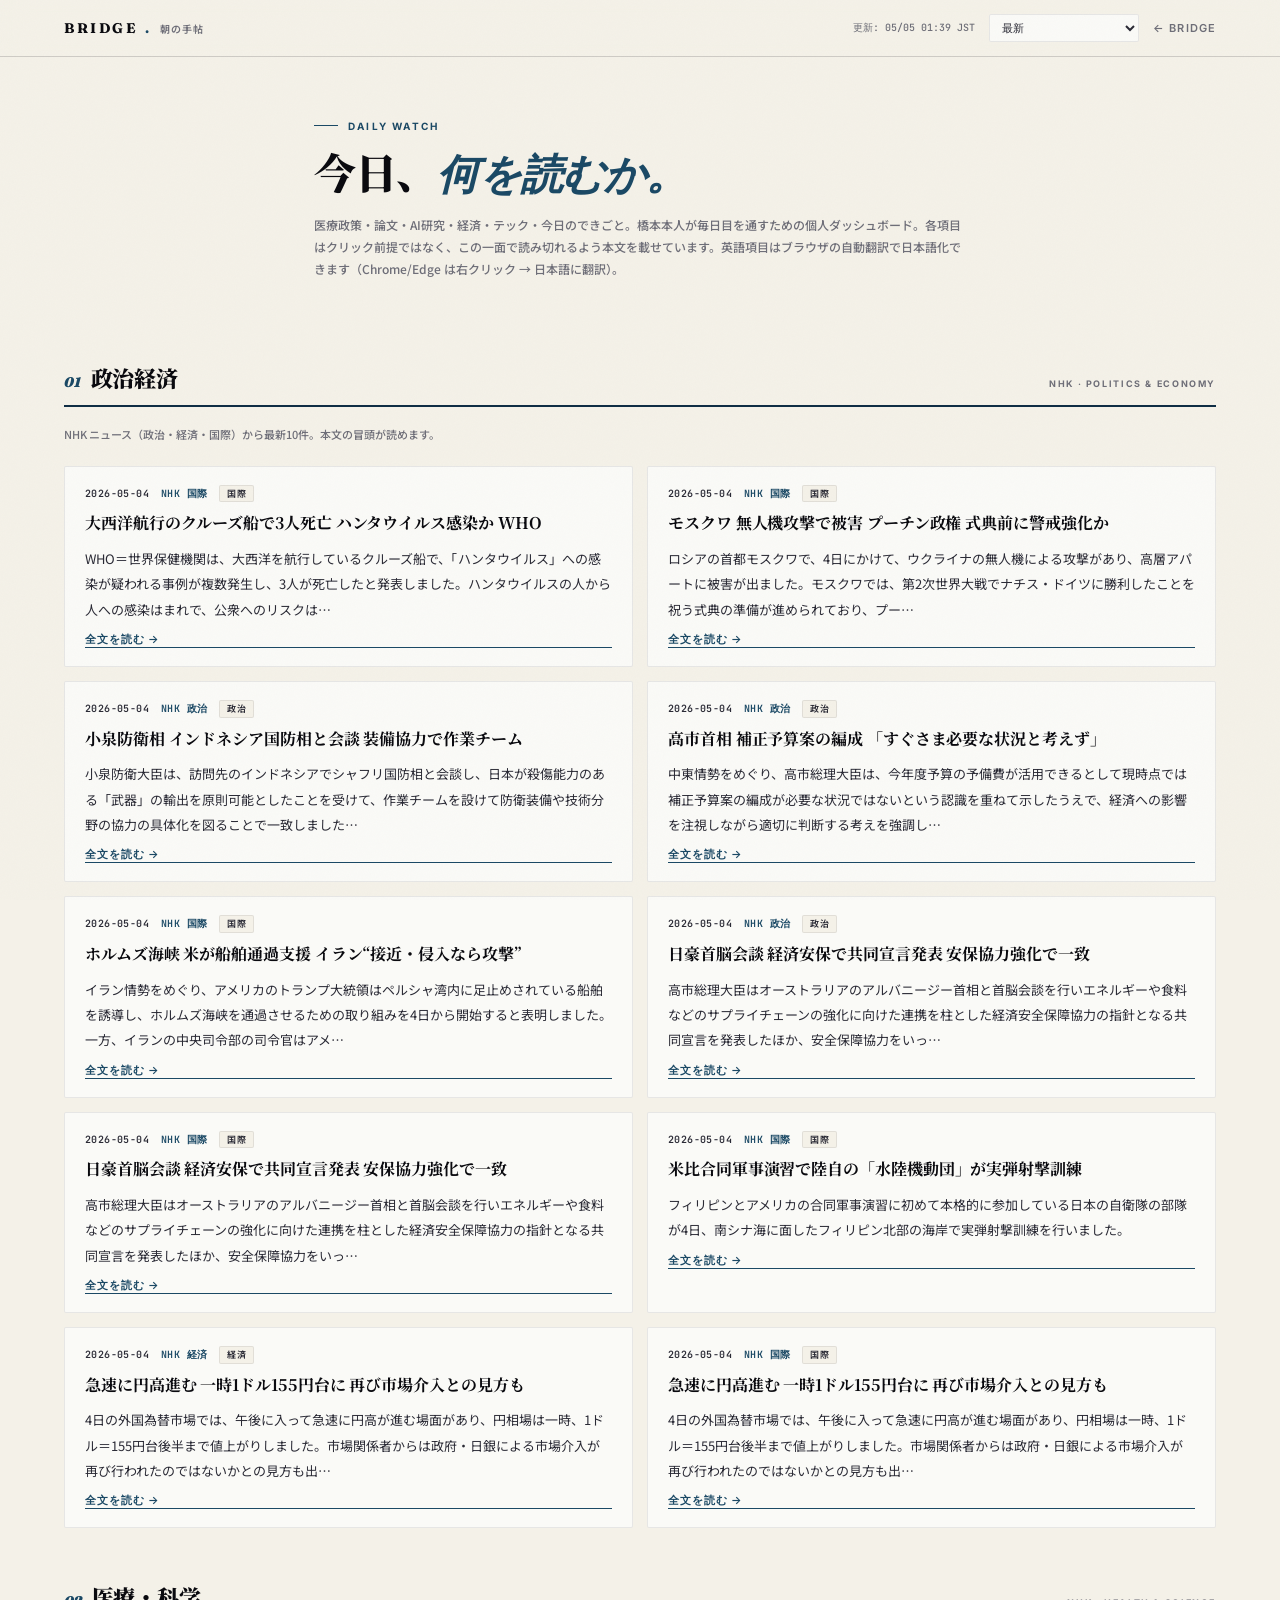
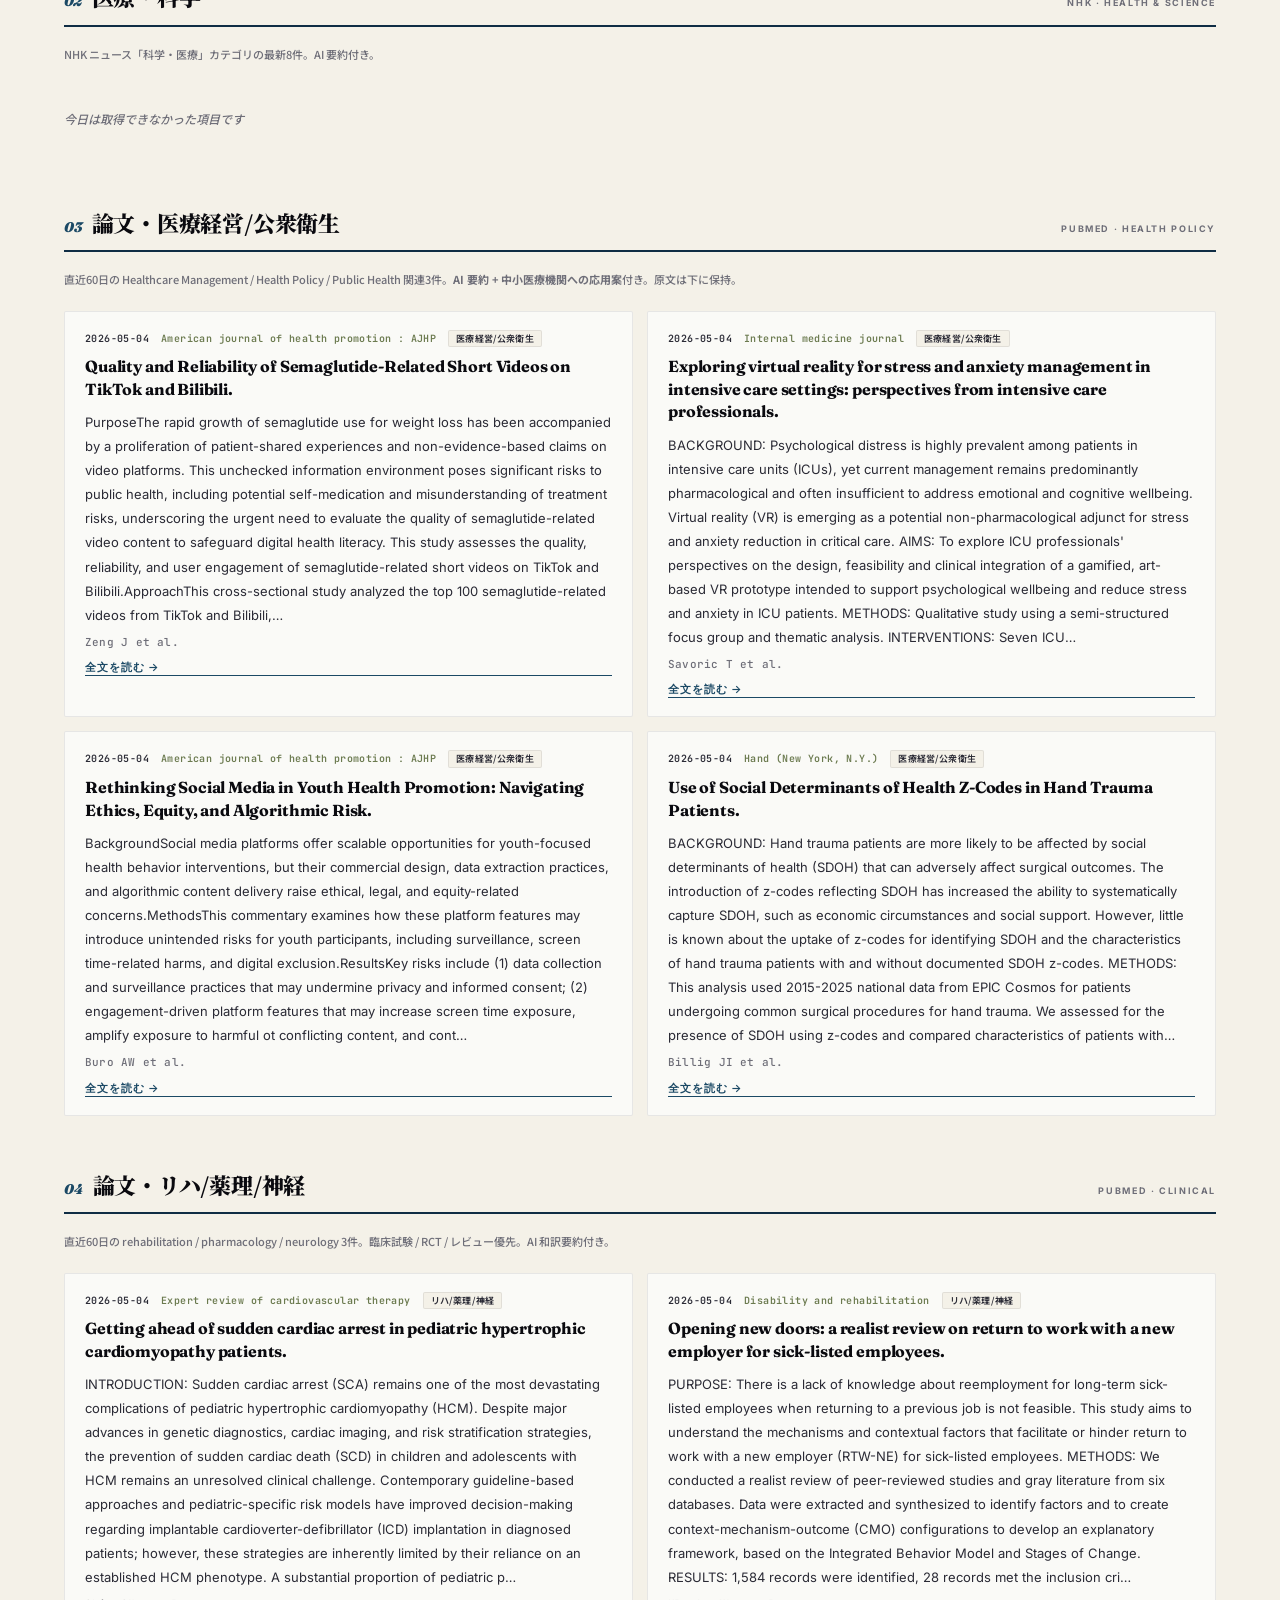
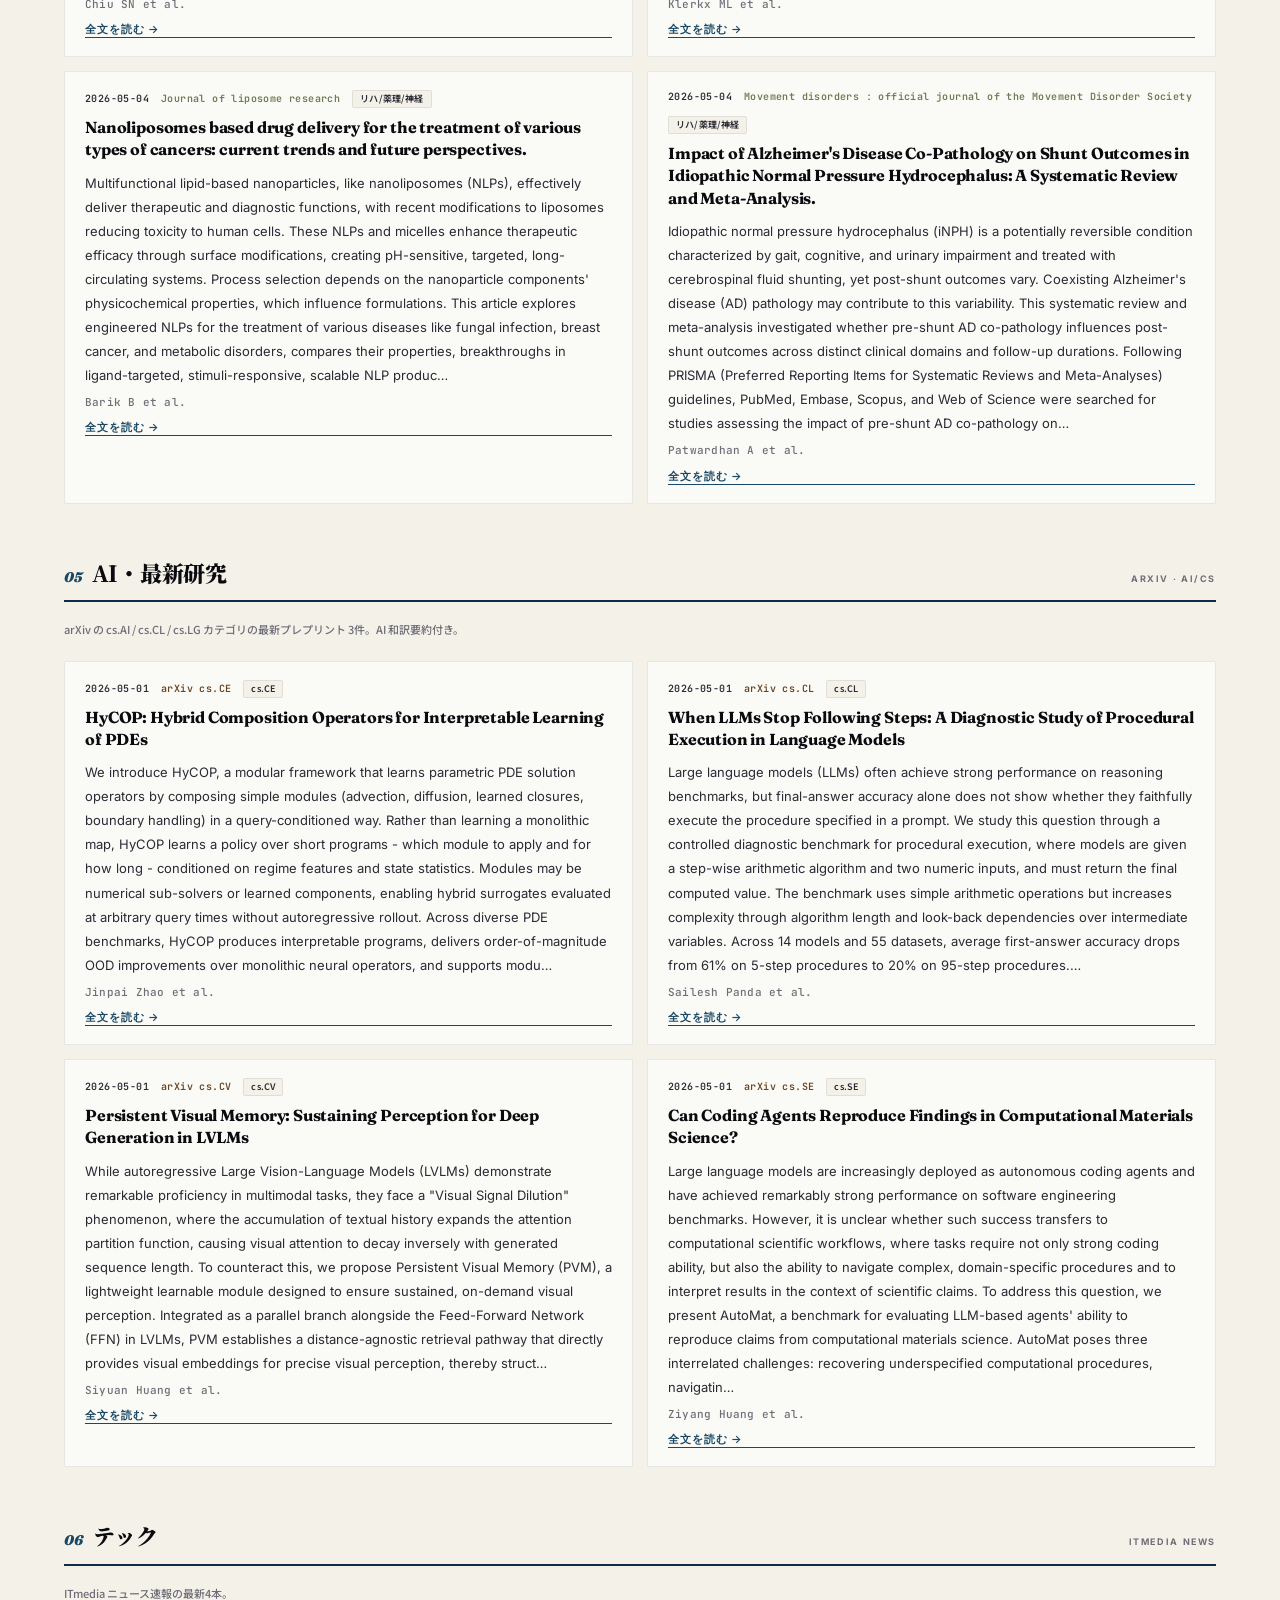
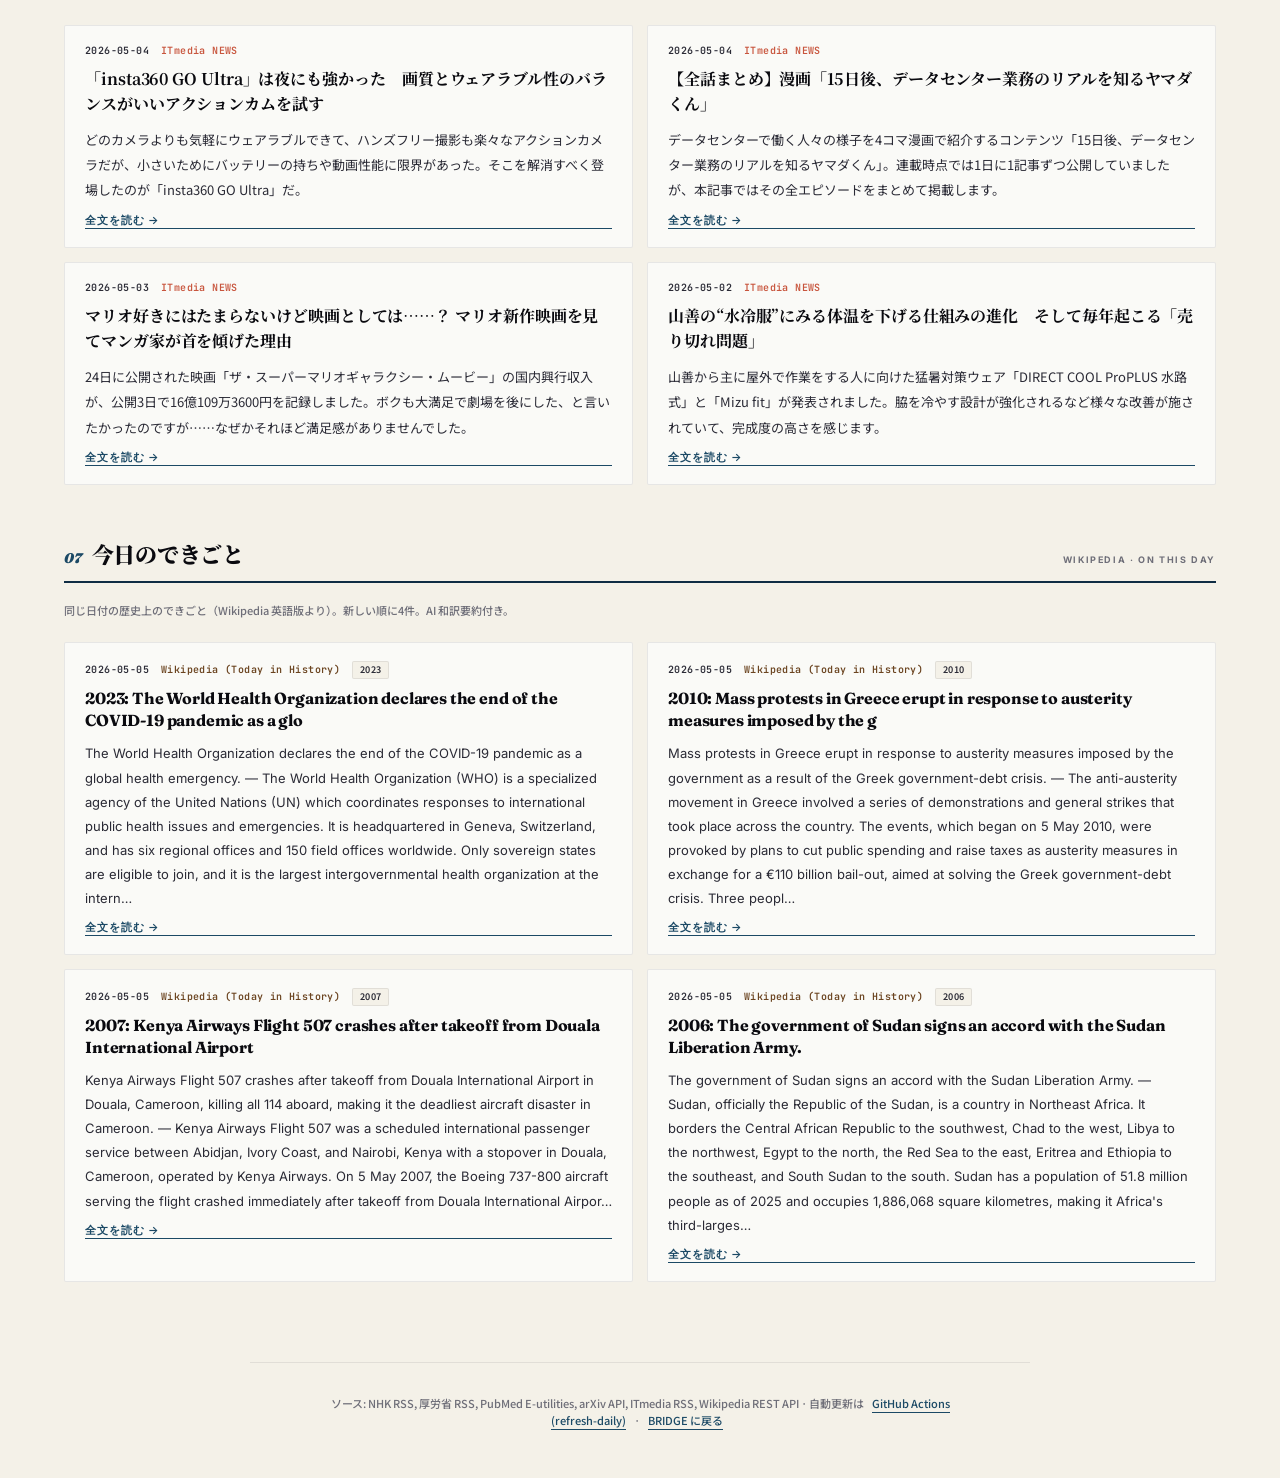
<file: morning/index.html>
<!DOCTYPE html>
<html lang="ja">
<head>
<meta charset="UTF-8">
<meta name="viewport" content="width=device-width, initial-scale=1.0">
<title>朝の手帖 — BRIDGE</title>
<meta name="description" content="政治経済・医療政策・論文(医療経営/リハ/AI)・テック・今日のできごとを毎日まとめて読む、BRIDGE 内製のパーソナルダッシュボード。">
<meta name="robots" content="noindex">
<link rel="preconnect" href="https://fonts.googleapis.com">
<link rel="preconnect" href="https://fonts.gstatic.com" crossorigin>
<link href="https://fonts.googleapis.com/css2?family=Fraunces:ital,opsz,wght@0,9..144,400;0,9..144,700;0,9..144,900;1,9..144,400;1,9..144,700;1,9..144,900&family=Inter:wght@400;500;600;700;800;900&family=JetBrains+Mono:wght@400;500;700&family=Noto+Sans+JP:wght@400;500;700;900&family=Noto+Serif+JP:wght@400;700;900&display=swap" rel="stylesheet">
<style>
*,*::before,*::after{margin:0;padding:0;box-sizing:border-box}
:root{
  --paper:#FAFAF7;--paper-2:#F4F1E8;--paper-3:#EDE8DD;
  --ink:#0A0A0F;--ink-2:#2A2A35;--ink-3:#6E6E78;--ink-4:#B8B5A8;
  --line:rgba(10,10,15,0.08);--line-2:rgba(10,10,15,0.16);
  --vermilion:#C8553D;--vermilion-deep:#A8442F;
  --indigo:#1B4965;--indigo-deep:#0F2D44;
  --moegi:#8A9A5B;--moegi-deep:#6B7A4F;
  --taisha:#8B5A2B;--taisha-deep:#6B4420;
  --serif-jp:'Noto Serif JP',serif;
  --sans-jp:'Noto Sans JP',sans-serif;
  --serif-en:'Fraunces',serif;
  --sans-en:'Inter',sans-serif;
  --mono:'JetBrains Mono',monospace;
  --max-text:1280px;
  --max-narrow:780px;
  --pad-x:clamp(20px,5vw,64px);
}
html{-webkit-font-smoothing:antialiased;text-rendering:optimizeLegibility}
/* 朝の手帖 = 藍主役モード。LP(朱主役)と区別する */
body{font-family:var(--sans-jp);background:var(--paper-2);color:var(--ink);line-height:1.75;font-feature-settings:"palt" 1}
body::before{content:'';position:fixed;inset:0;pointer-events:none;z-index:200;opacity:0.025;background-image:url("data:image/svg+xml;utf8,<svg xmlns='http://www.w3.org/2000/svg' width='400' height='400'><filter id='n'><feTurbulence type='fractalNoise' baseFrequency='0.85' numOctaves='2' stitchTiles='stitch'/></filter><rect width='100%25' height='100%25' filter='url(%23n)'/></svg>");mix-blend-mode:multiply}
a{color:inherit;text-decoration:none}

/* ===== nav ===== */
.nav{position:sticky;top:0;z-index:50;display:flex;justify-content:space-between;align-items:center;padding:14px var(--pad-x);background:rgba(244,241,232,0.92);backdrop-filter:blur(12px);-webkit-backdrop-filter:blur(12px);border-bottom:1px solid var(--line-2)}
.nav-logo{font:700 14px/1 var(--serif-en);letter-spacing:0.18em;color:var(--ink);display:inline-flex;gap:8px;align-items:baseline}
.nav-logo .dot{color:var(--indigo)}
.nav-logo .small{font:600 10px/1 var(--sans-jp);color:var(--ink-3);letter-spacing:0.1em}
.nav-controls{display:flex;align-items:center;gap:14px;font:500 11px/1 var(--mono);color:var(--ink-3)}
.nav-controls select{font:500 11px/1.4 var(--mono);color:var(--ink-2);background:var(--paper);border:1px solid var(--line);padding:5px 8px;border-radius:2px;cursor:pointer}
.nav-controls .updated{font-size:10px}
.nav-back{font:600 11px/1 var(--sans-en);letter-spacing:0.1em;color:var(--ink-3);text-transform:uppercase;transition:color .2s}
.nav-back:hover{color:var(--indigo)}

/* ===== head ===== */
.page-head{padding:48px var(--pad-x) 28px;max-width:var(--max-narrow);margin:0 auto}
.page-eyebrow{font:700 10px/1 var(--sans-en);letter-spacing:0.22em;color:var(--indigo);text-transform:uppercase;margin-bottom:14px;display:inline-flex;align-items:center;gap:10px}
.page-eyebrow::before{content:'';width:24px;height:1px;background:var(--indigo)}
.page-h1{font:900 clamp(28px,4vw,42px)/1.25 var(--serif-jp);letter-spacing:-0.02em}
.page-h1 .em{font-family:var(--serif-en);font-style:italic;color:var(--indigo)}
.page-sub{font:500 12px/1.85 var(--sans-jp);color:var(--ink-3);margin-top:14px}

/* ===== section ===== */
main{padding:0 var(--pad-x) 80px;max-width:var(--max-text);margin:0 auto}
.section{margin-top:56px}
.section-head{padding-bottom:14px;margin-bottom:18px;border-bottom:2px solid var(--indigo-deep);display:flex;justify-content:space-between;align-items:baseline;gap:12px;flex-wrap:wrap}
.section-h{font:900 22px/1.2 var(--serif-jp);letter-spacing:-0.01em}
.section-h .num{font:900 italic 14px/1 var(--serif-en);color:var(--indigo);margin-right:10px}
.section-tag{font:700 9px/1 var(--sans-en);letter-spacing:0.18em;text-transform:uppercase;color:var(--ink-3)}
.section-desc{font:500 11px/1.7 var(--sans-jp);color:var(--ink-3);margin-bottom:22px;max-width:var(--max-narrow)}

/* ===== セクション内の2カラムグリッド ===== */
[id$="List"]{display:grid;grid-template-columns:repeat(2,1fr);gap:14px}
@media(max-width:880px){[id$="List"]{grid-template-columns:1fr}}

/* ===== item card ===== */
.item{padding:18px 20px;border:1px solid var(--line);background:var(--paper);border-radius:2px;display:flex;flex-direction:column;transition:border-color .15s}
.item:hover{border-color:var(--ink-3)}
.item-meta{display:flex;gap:12px;align-items:baseline;flex-wrap:wrap;font:500 10px/1.4 var(--mono);color:var(--ink-3);letter-spacing:0.04em;margin-bottom:8px}
.item-meta .date{color:var(--ink-2);font-weight:600}
.item-meta .src{color:var(--indigo);font-weight:600}
.item-meta .src.shu{color:var(--vermilion)}
.item-meta .src.moegi{color:var(--moegi-deep)}
.item-meta .src.taisha{color:var(--taisha-deep)}
.item-meta .badge{padding:2px 7px;background:var(--paper-2);border:1px solid var(--line);border-radius:2px;font:600 9px/1.3 var(--sans-jp);color:var(--ink-2);letter-spacing:0.02em}
.item-title{font:700 16px/1.6 var(--serif-jp);color:var(--ink);letter-spacing:-0.005em;margin-bottom:10px}
.item-title.en{font-family:var(--serif-en);font-weight:700;letter-spacing:-0.01em;line-height:1.4}
.item-body{font:400 13px/1.95 var(--sans-jp);color:var(--ink-2)}
.item-body.en{font-family:var(--sans-en);font-size:13px;line-height:1.85;color:var(--ink-2)}
.item-author{font:500 11px/1.4 var(--mono);color:var(--ink-3);margin-top:8px;letter-spacing:0.02em}
.item-summary{margin-top:6px;padding:14px 16px;background:var(--paper-3);border-left:3px solid var(--moegi);border-radius:0 2px 2px 0;font:500 13px/1.95 var(--sans-jp);color:var(--ink-2);position:relative}
.item-summary::before{content:'AI 要約';position:absolute;top:-8px;left:14px;background:var(--moegi-deep);color:#fff;font:700 9px/1 var(--sans-en);letter-spacing:0.16em;padding:4px 8px;border-radius:2px}
.item-application{margin-top:18px;padding:14px 16px;background:rgba(200,85,61,0.06);border-left:3px solid var(--vermilion);border-radius:0 2px 2px 0;font:500 13px/1.95 var(--sans-jp);color:var(--ink-2);position:relative}
.item-application::before{content:'現場応用案';position:absolute;top:-8px;left:14px;background:var(--vermilion-deep);color:#fff;font:700 9px/1 var(--sans-jp);letter-spacing:0.16em;padding:4px 8px;border-radius:2px}
.item-body-orig{margin-top:10px;font:400 11px/1.7 var(--sans-jp);color:var(--ink-3)}
.item-body-orig.en{font-family:var(--sans-en);font-size:11px;line-height:1.7}
.item-body-orig::before{content:'原文: ';color:var(--ink-4);font-weight:600}
.item-link{display:inline-block;margin-top:12px;font:600 11px/1 var(--sans-en);letter-spacing:0.08em;text-transform:uppercase;color:var(--indigo);border-bottom:1px solid var(--indigo);padding-bottom:2px;transition:color .15s,border-color .15s}
.item-link:hover{color:var(--indigo-deep);border-color:var(--indigo-deep)}
.item-link::after{content:'  →'}

/* ===== market table ===== */
.market{margin-top:18px;background:var(--paper);border:1px solid var(--line)}
.market table{width:100%;border-collapse:collapse;font:500 12px/1.5 var(--mono)}
.market th{font:700 10px/1 var(--sans-en);letter-spacing:0.18em;text-transform:uppercase;color:var(--ink-3);padding:10px 12px;text-align:left;background:var(--paper-2);border-bottom:1px solid var(--line)}
.market th.r{text-align:right}
.market td{padding:10px 12px;border-bottom:1px solid var(--line);font-variant-numeric:tabular-nums}
.market td:last-child{border-bottom:none}
.market td.r{text-align:right;font-weight:600}
.market td.name{font-family:var(--sans-jp);font-weight:600;color:var(--ink)}
.market td.sym{color:var(--ink-3);font-size:10px}
.market tr:last-child td{border-bottom:none}
.market-foot{padding:8px 12px;font:500 10px/1.4 var(--mono);color:var(--ink-3);background:var(--paper-2);border-top:1px solid var(--line)}

/* ===== empty / loading ===== */
.empty{padding:24px 0;font:500 12px/1.7 var(--sans-jp);color:var(--ink-3);font-style:italic}

/* ===== footer ===== */
.foot{padding:32px var(--pad-x) 48px;border-top:1px solid var(--line);text-align:center;font:500 11px/1.6 var(--sans-jp);color:var(--ink-3);max-width:var(--max-narrow);margin:0 auto}
.foot a{color:var(--indigo);border-bottom:1px solid currentColor;padding-bottom:1px;margin:0 6px}

@media(max-width:600px){
  .page-head{padding-top:32px}
  .nav-controls{gap:8px}
  .nav-controls .updated{display:none}
  .market table{font-size:11px}
  .market th, .market td{padding:8px 10px}
}
</style>
</head>
<body>

<nav class="nav">
  <a href="../index.html" class="nav-logo">BRIDGE<span class="dot">.</span><span class="small">朝の手帖</span></a>
  <div class="nav-controls">
    <span class="updated" id="updatedAt">読込中…</span>
    <select id="snapshotSelect" aria-label="アーカイブを選ぶ">
      <option value="">最新</option>
    </select>
    <a href="../index.html" class="nav-back">← BRIDGE</a>
  </div>
</nav>

<header class="page-head">
  <div class="page-eyebrow">Daily Watch</div>
  <h1 class="page-h1">今日、<span class="em">何を読むか。</span></h1>
  <p class="page-sub">医療政策・論文・AI研究・経済・テック・今日のできごと。橋本本人が毎日目を通すための個人ダッシュボード。各項目はクリック前提ではなく、この一面で読み切れるよう本文を載せています。英語項目はブラウザの自動翻訳で日本語化できます（Chrome/Edge は右クリック → 日本語に翻訳）。</p>
</header>

<main>

  <!-- 政治経済 -->
  <section class="section" id="sec-news">
    <div class="section-head">
      <div class="section-h"><span class="num">01</span>政治経済</div>
      <span class="section-tag">NHK · Politics & Economy</span>
    </div>
    <p class="section-desc">NHK ニュース（政治・経済・国際）から最新10件。本文の冒頭が読めます。</p>
    <div id="newsList"><div class="empty">読込中…</div></div>
  </section>

  <!-- 医療・科学 -->
  <section class="section" id="sec-medical">
    <div class="section-head">
      <div class="section-h"><span class="num">02</span>医療・科学</div>
      <span class="section-tag">NHK · Health & Science</span>
    </div>
    <p class="section-desc">NHK ニュース「科学・医療」カテゴリの最新8件。AI 要約付き。</p>
    <div id="medicalList"><div class="empty">読込中…</div></div>
  </section>

  <!-- 論文: 医療経営・公衆衛生 -->
  <section class="section" id="sec-pmgr">
    <div class="section-head">
      <div class="section-h"><span class="num">03</span>論文・医療経営/公衆衛生</div>
      <span class="section-tag">PubMed · Health Policy</span>
    </div>
    <p class="section-desc">直近60日の Healthcare Management / Health Policy / Public Health 関連3件。<strong>AI 要約 + 中小医療機関への応用案</strong>付き。原文は下に保持。</p>
    <div id="pmgrList"><div class="empty">読込中…</div></div>
  </section>

  <!-- 論文: リハ・薬理・神経 -->
  <section class="section" id="sec-pmed">
    <div class="section-head">
      <div class="section-h"><span class="num">04</span>論文・リハ/薬理/神経</div>
      <span class="section-tag">PubMed · Clinical</span>
    </div>
    <p class="section-desc">直近60日の rehabilitation / pharmacology / neurology 3件。臨床試験 / RCT / レビュー優先。AI 和訳要約付き。</p>
    <div id="pmedList"><div class="empty">読込中…</div></div>
  </section>

  <!-- AI 研究 -->
  <section class="section" id="sec-arxiv">
    <div class="section-head">
      <div class="section-h"><span class="num">05</span>AI・最新研究</div>
      <span class="section-tag">arXiv · AI/CS</span>
    </div>
    <p class="section-desc">arXiv の cs.AI / cs.CL / cs.LG カテゴリの最新プレプリント 3件。AI 和訳要約付き。</p>
    <div id="arxivList"><div class="empty">読込中…</div></div>
  </section>

  <!-- テック -->
  <section class="section" id="sec-tech">
    <div class="section-head">
      <div class="section-h"><span class="num">06</span>テック</div>
      <span class="section-tag">ITmedia NEWS</span>
    </div>
    <p class="section-desc">ITmedia ニュース速報の最新4本。</p>
    <div id="techList"><div class="empty">読込中…</div></div>
  </section>

  <!-- 今日のできごと -->
  <section class="section" id="sec-wiki">
    <div class="section-head">
      <div class="section-h"><span class="num">07</span>今日のできごと</div>
      <span class="section-tag">Wikipedia · On This Day</span>
    </div>
    <p class="section-desc">同じ日付の歴史上のできごと（Wikipedia 英語版より）。新しい順に4件。AI 和訳要約付き。</p>
    <div id="wikiList"><div class="empty">読込中…</div></div>
  </section>

</main>

<footer class="foot">
  ソース: NHK RSS, 厚労省 RSS, PubMed E-utilities, arXiv API, ITmedia RSS, Wikipedia REST API
  · 自動更新は <a href="https://github.com/bridge-med/bridge-lp/actions/workflows/refresh-daily.yml" target="_blank">GitHub Actions (refresh-daily)</a>
  · <a href="../index.html">BRIDGE に戻る</a>
</footer>

<script>
const FEED_URL = '../daily/feed.json';
const ARCHIVE_INDEX_URL = '../daily/archive/index.json';
const ARCHIVE_BASE = '../daily/archive/';

function esc(s){
  return String(s ?? '').replace(/[&<>"']/g, m => ({'&':'&amp;','<':'&lt;','>':'&gt;','"':'&quot;',"'":'&#39;'}[m]));
}

function fmtDate(s){
  if (!s) return '';
  if (s.length >= 10) return s.slice(0, 10);
  return s;
}

function srcCls(category){
  // 朝の手帖は藍がデフォルト。ニュース系は無印で藍、論文系は萌黄、英語系は代赭
  return ({news:'', medical:'', pmgr:'moegi', pmed:'moegi', arxiv:'taisha', wiki:'taisha', tech:'shu'})[category] || '';
}

function renderItem(it, kind){
  const isEn = it.lang === 'en';
  const cls = srcCls(kind);
  const meta = [
    `<span class="date">${esc(fmtDate(it.date))}</span>`,
    it.source ? `<span class="src ${cls}">${esc(it.source)}</span>` : '',
    it.category ? `<span class="badge">${esc(it.category)}</span>` : '',
    it.topic ? `<span class="badge">${esc(it.topic)}</span>` : '',
    (kind === 'wiki' && it.year) ? `<span class="badge">${esc(String(it.year))}</span>` : '',
  ].filter(Boolean).join('');
  const author = it.authors ? `<div class="item-author"${isEn ? ' lang="en"':''}>${esc(it.authors)}</div>` : '';
  // summary が付いていれば優先表示。原文は小さく添える
  // application(現場応用案) があれば summary の下に追加
  let bodyBlock;
  if (it.summary) {
    const origCls = isEn ? ' en' : '';
    const origLang = isEn ? ' lang="en"' : '';
    const appBlock = it.application
      ? `<div class="item-application">${esc(it.application)}</div>` : '';
    bodyBlock = `
      <div class="item-summary">${esc(it.summary)}</div>
      ${appBlock}
      ${it.body ? `<div class="item-body-orig${origCls}"${origLang}>${esc(it.body)}</div>` : ''}
    `;
  } else if (it.body) {
    bodyBlock = `<div class="item-body${isEn ? ' en':''}"${isEn ? ' lang="en"':''}>${esc(it.body)}</div>`;
  } else {
    bodyBlock = '';
  }
  const link = it.url ? `<a class="item-link" href="${esc(it.url)}" target="_blank" rel="noopener">全文を読む</a>` : '';
  return `
    <div class="item">
      <div class="item-meta">${meta}</div>
      <div class="item-title${isEn ? ' en':''}"${isEn ? ' lang="en"':''}>${esc(it.title)}</div>
      ${bodyBlock}
      ${author}
      ${link}
    </div>
  `;
}

function renderEmpty(msg){
  return `<div class="empty">${esc(msg)}</div>`;
}

function fillList(id, items, kind){
  const el = document.getElementById(id);
  if (!items || items.length === 0){
    el.innerHTML = renderEmpty('今日は取得できなかった項目です');
    return;
  }
  el.innerHTML = items.map(it => renderItem(it, kind)).join('');
}

async function loadFeed(url){
  const res = await fetch(url, { cache: 'no-cache' });
  if (!res.ok) throw new Error('HTTP ' + res.status);
  return await res.json();
}

function updateUpdatedLabel(data){
  const el = document.getElementById('updatedAt');
  try {
    const d = new Date(data.updated_at);
    el.textContent = '更新: ' + d.toLocaleString('ja-JP', {
      month:'2-digit', day:'2-digit', hour:'2-digit', minute:'2-digit', timeZone:'Asia/Tokyo'
    }) + ' JST';
  } catch (_) {
    el.textContent = '更新: ' + (data.updated_jst || '-');
  }
}

function render(data){
  updateUpdatedLabel(data);
  fillList('newsList',    data.news,         'news');
  fillList('medicalList', data.medical_news, 'medical');
  fillList('pmgrList',    data.papers_mgmt,  'pmgr');
  fillList('pmedList',    data.papers_med,   'pmed');
  fillList('arxivList',   data.arxiv,        'arxiv');
  fillList('techList',    data.tech,         'tech');
  fillList('wikiList',    data.wiki,         'wiki');
}

async function init(){
  // archive 一覧を取りに行く(失敗しても続行)
  try {
    const idx = await loadFeed(ARCHIVE_INDEX_URL);
    const sel = document.getElementById('snapshotSelect');
    (idx.snapshots || []).forEach(s => {
      const opt = document.createElement('option');
      opt.value = s.file;
      opt.textContent = s.label;
      sel.appendChild(opt);
    });
    sel.addEventListener('change', async () => {
      const url = sel.value ? (ARCHIVE_BASE + sel.value) : FEED_URL;
      try { render(await loadFeed(url)); }
      catch (e) { document.getElementById('updatedAt').textContent = '読込失敗'; }
    });
  } catch (e) {
    console.warn('archive index 取得失敗:', e);
  }

  try {
    render(await loadFeed(FEED_URL));
  } catch (e) {
    document.getElementById('updatedAt').textContent = '読込失敗';
    ['newsList','medicalList','pmgrList','pmedList','arxivList','techList','wikiList'].forEach(id => {
      document.getElementById(id).innerHTML = renderEmpty('feed.json を読み込めませんでした');
    });
  }
}

init();
</script>

</body>
</html>
</file>
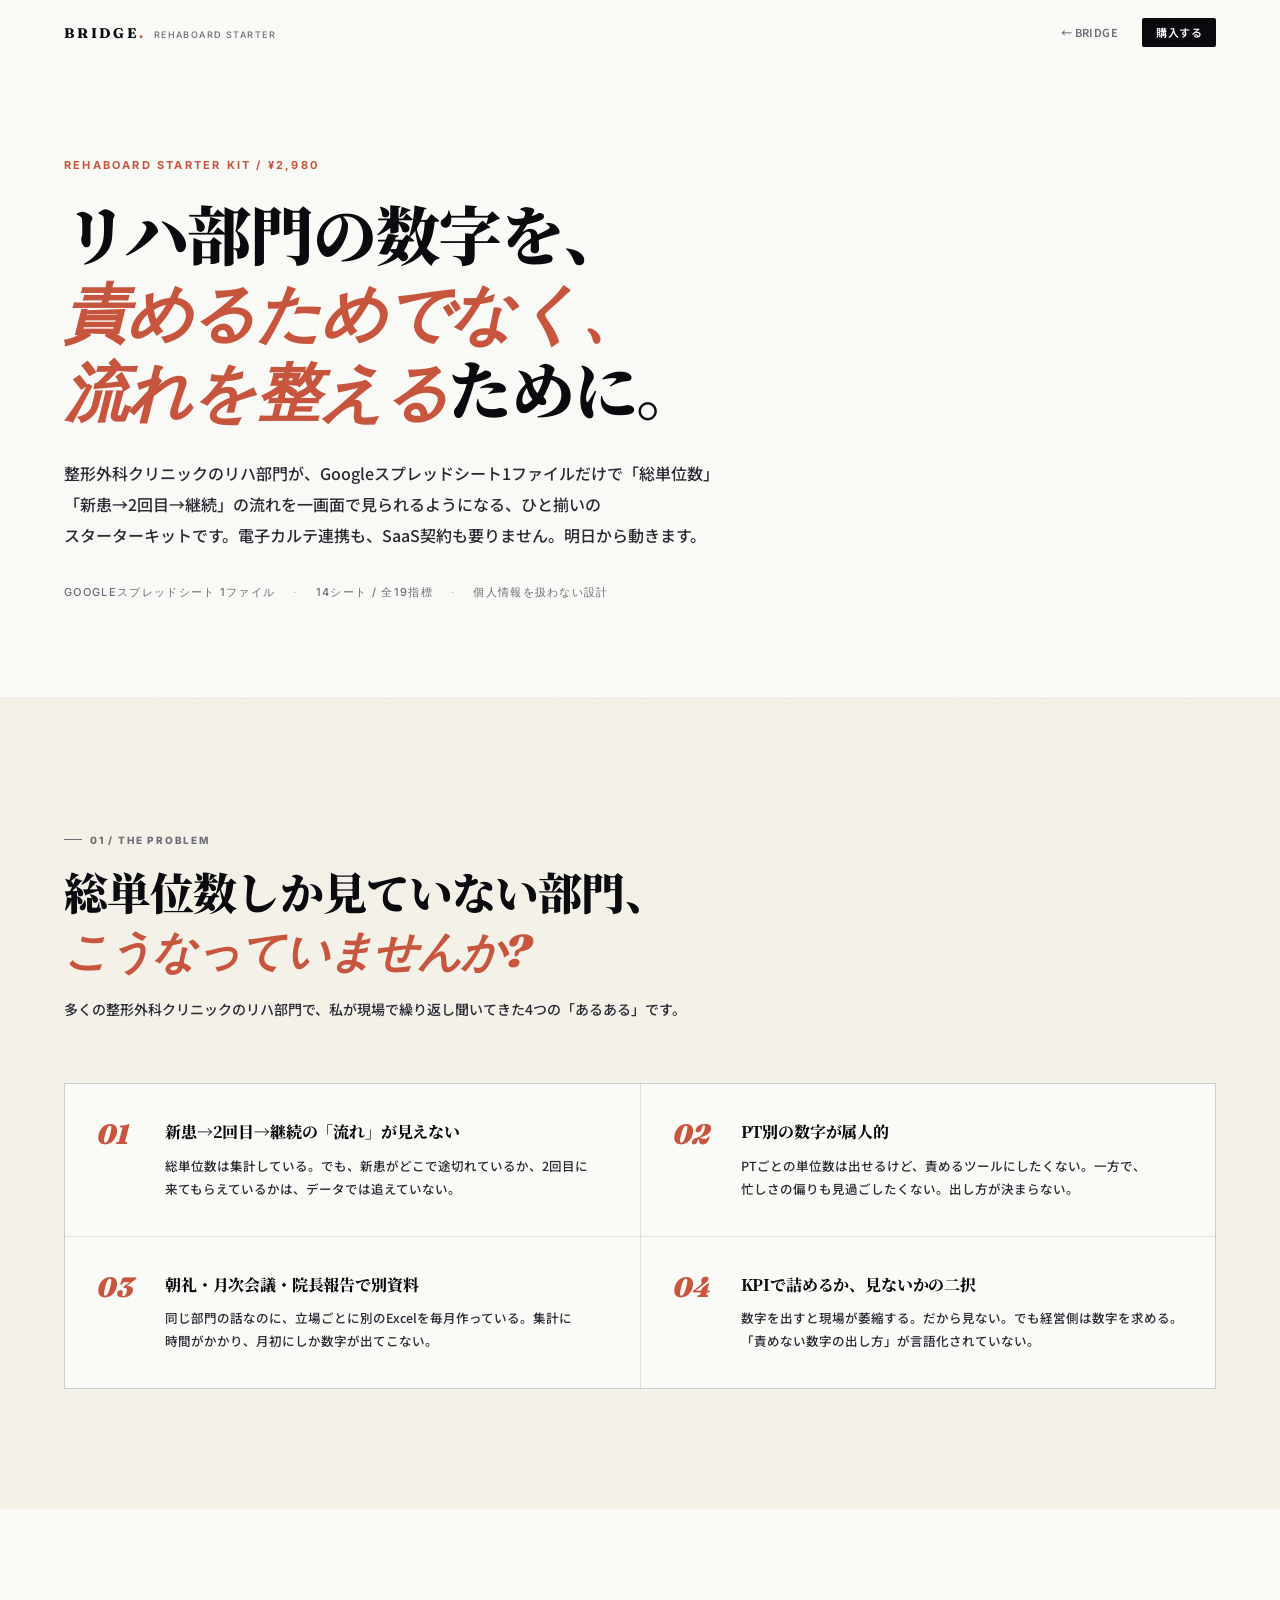
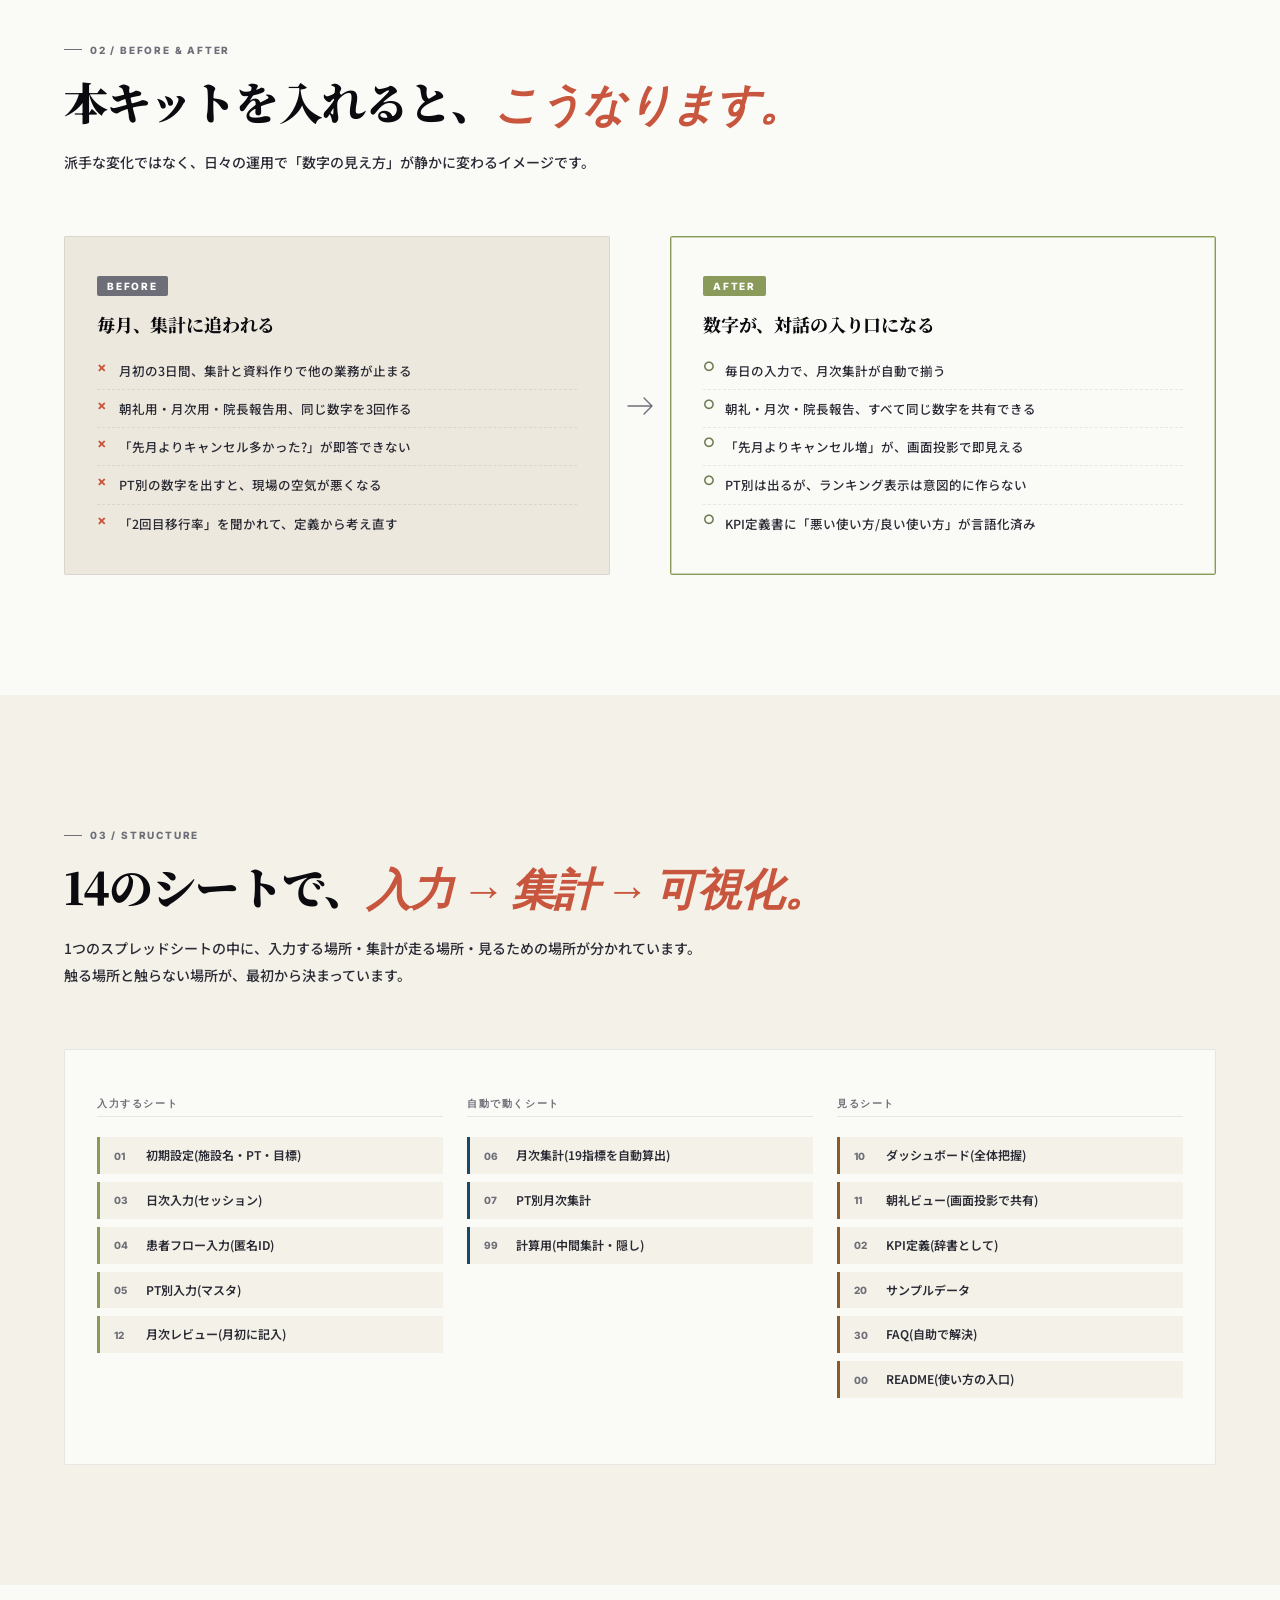
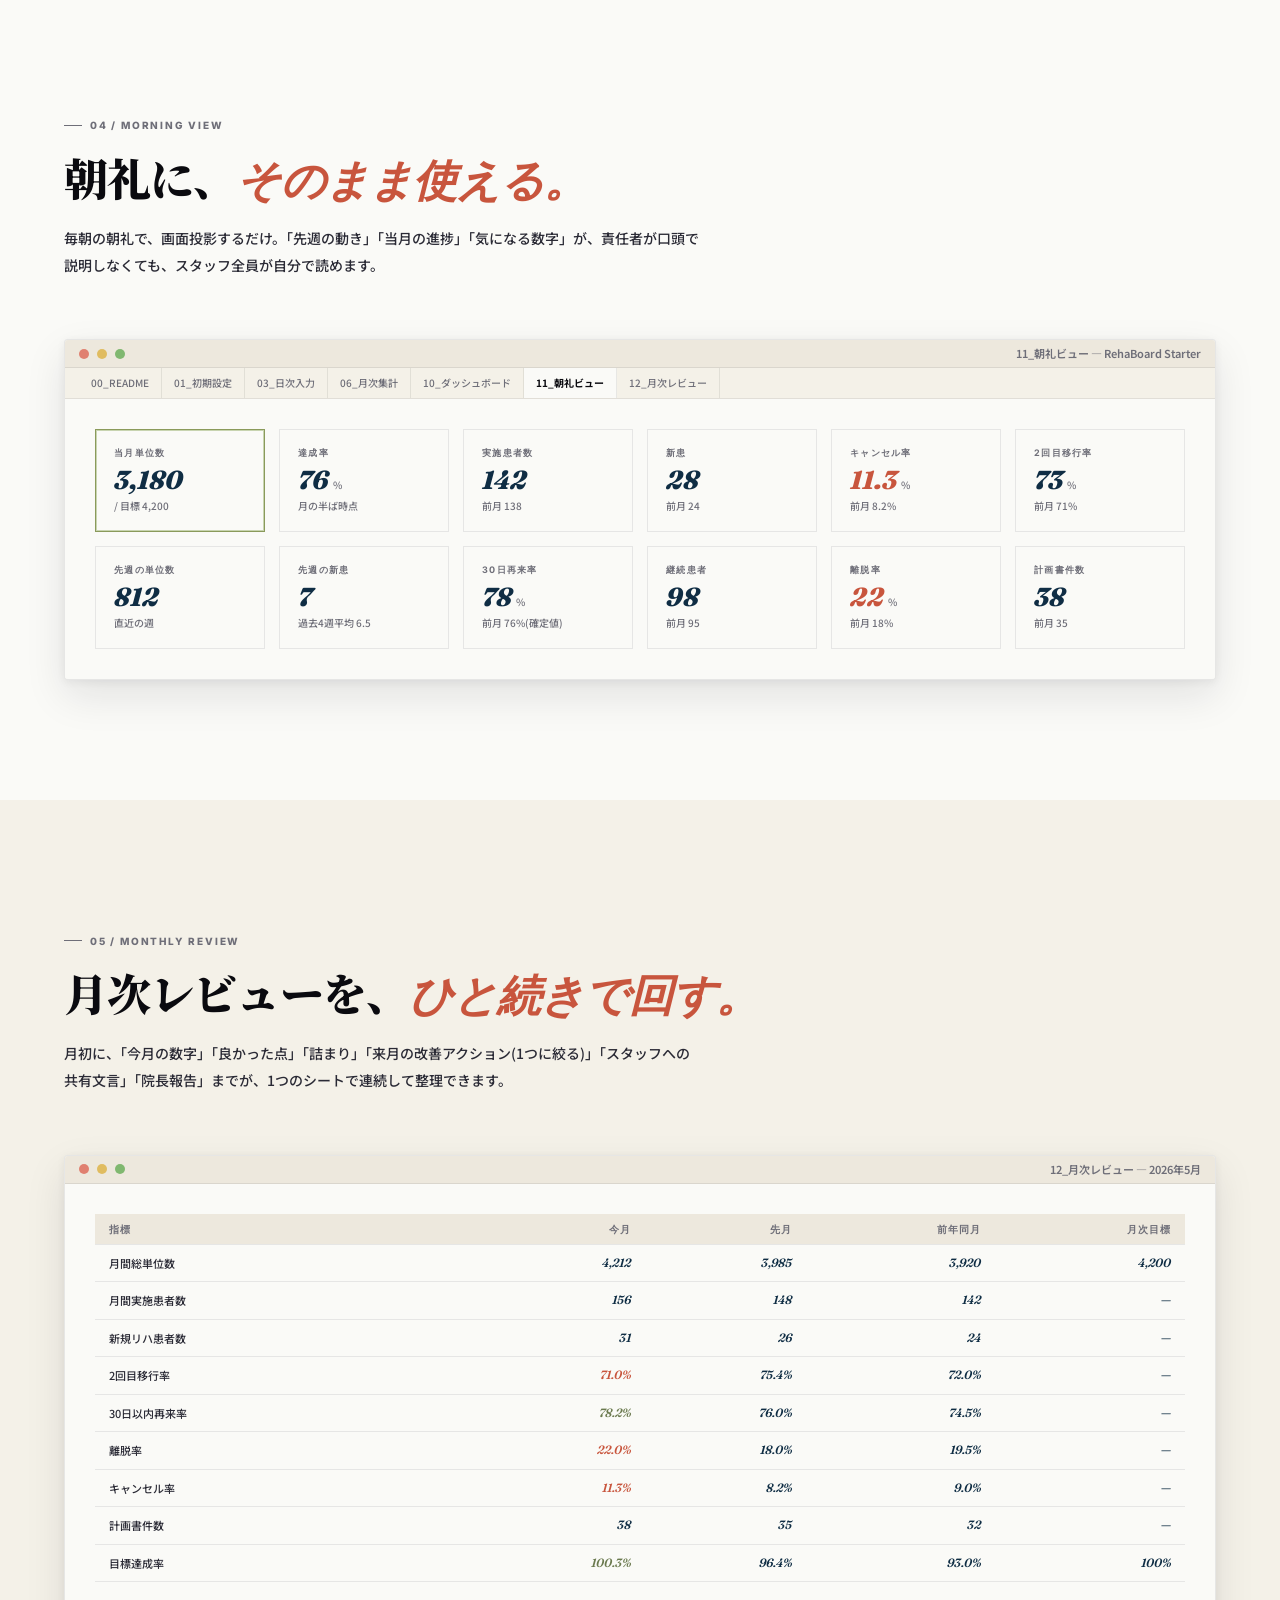
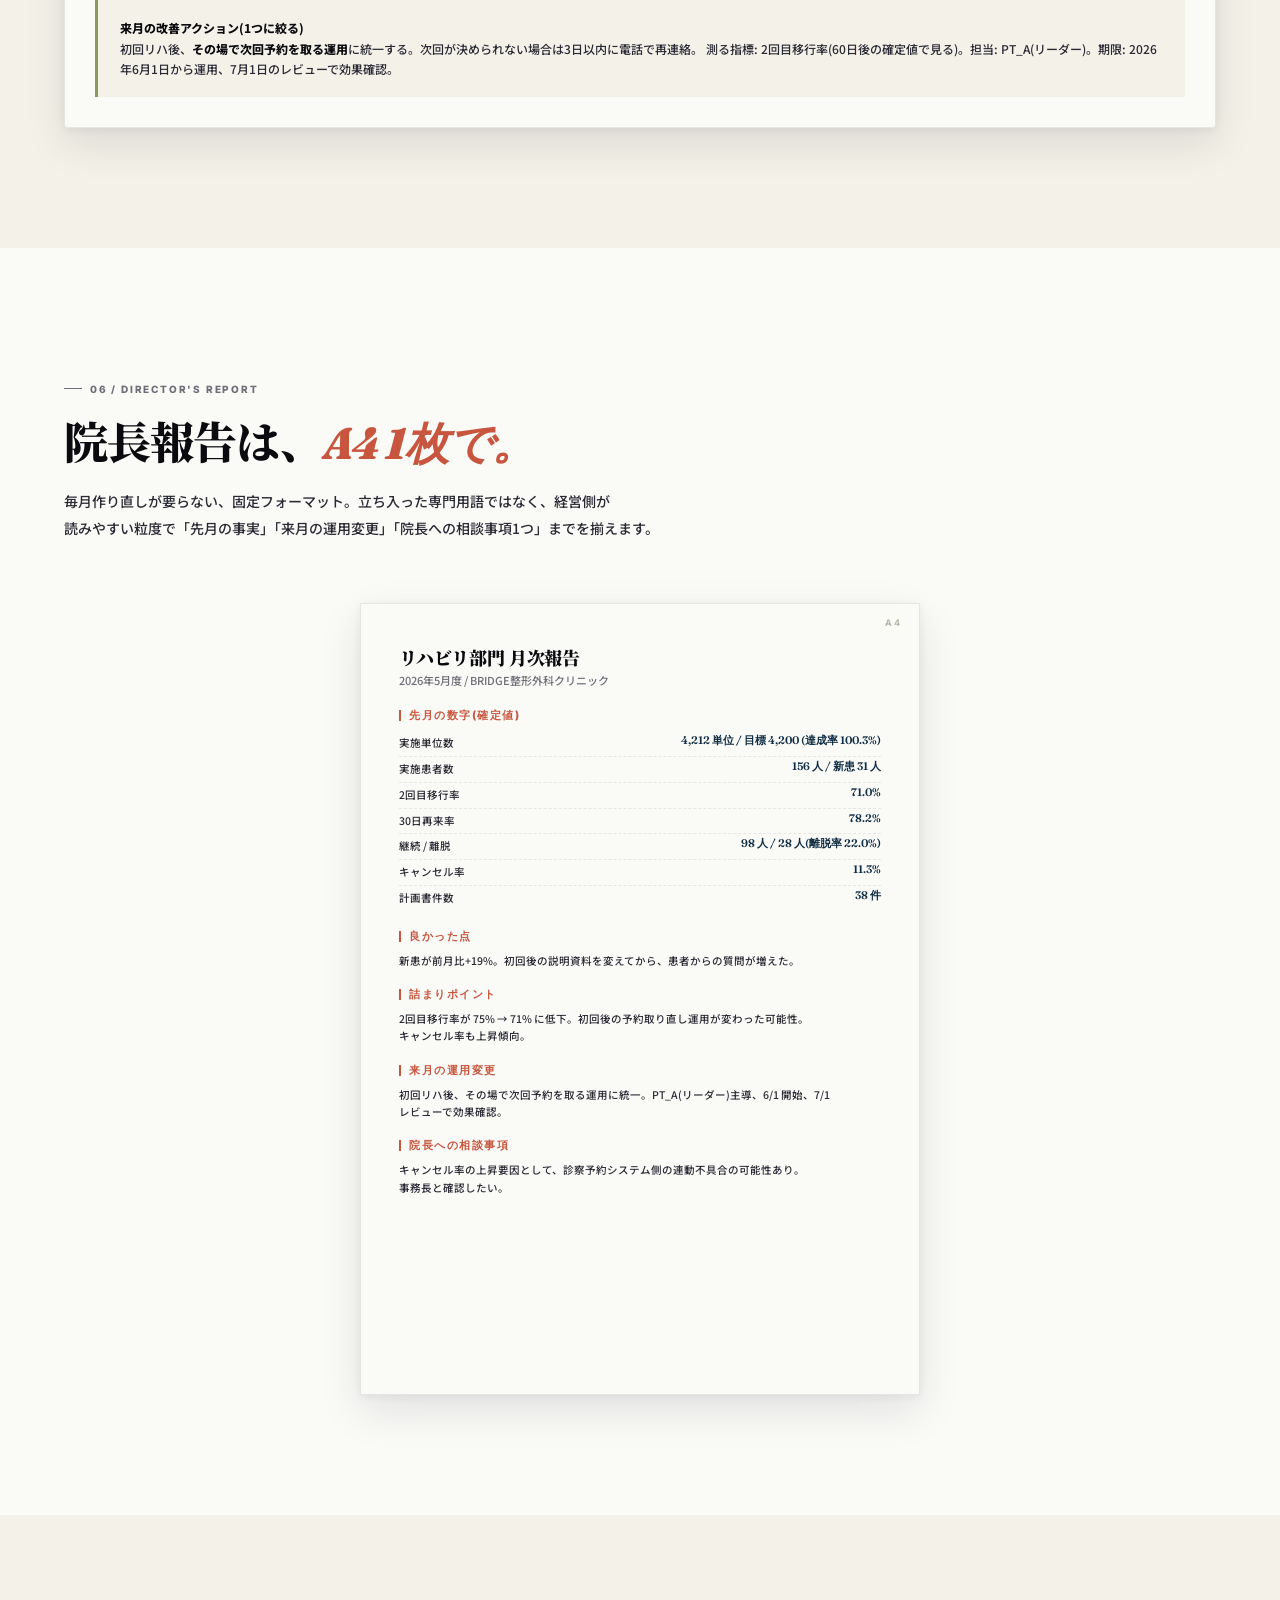
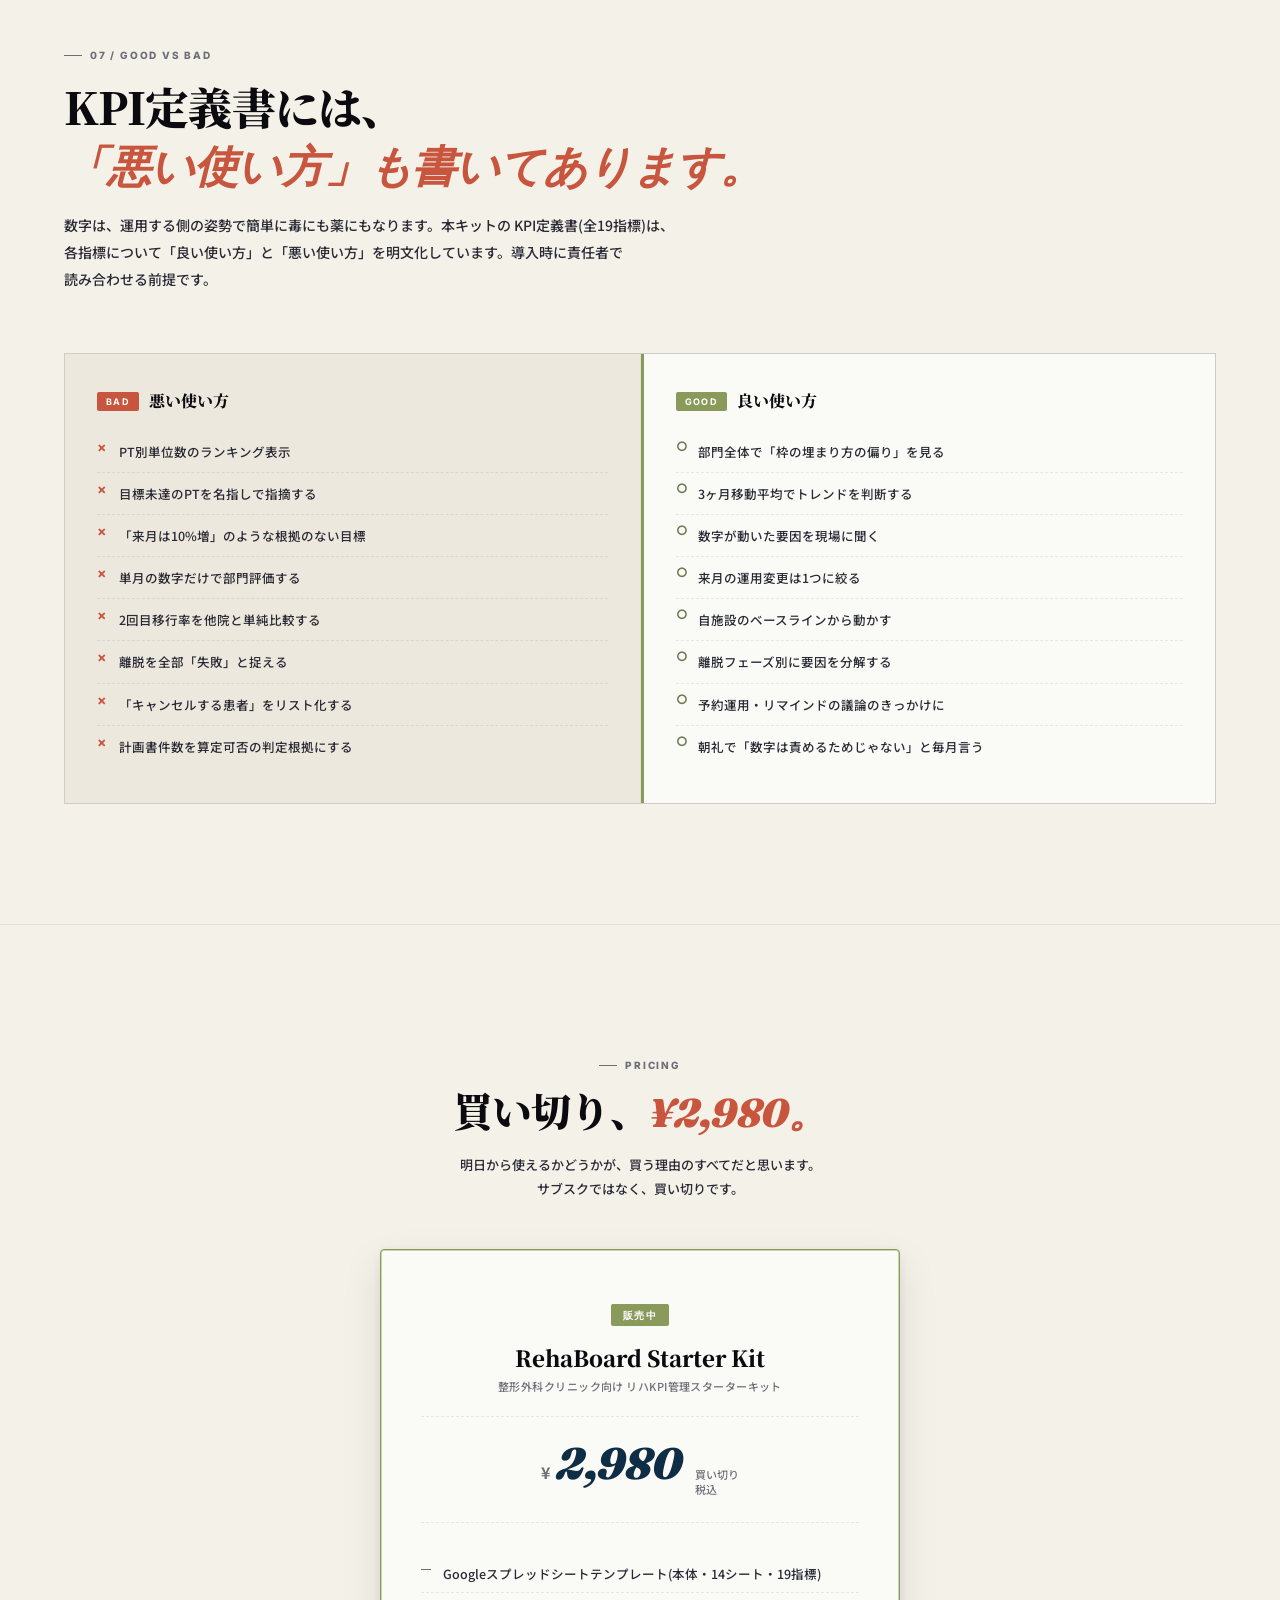
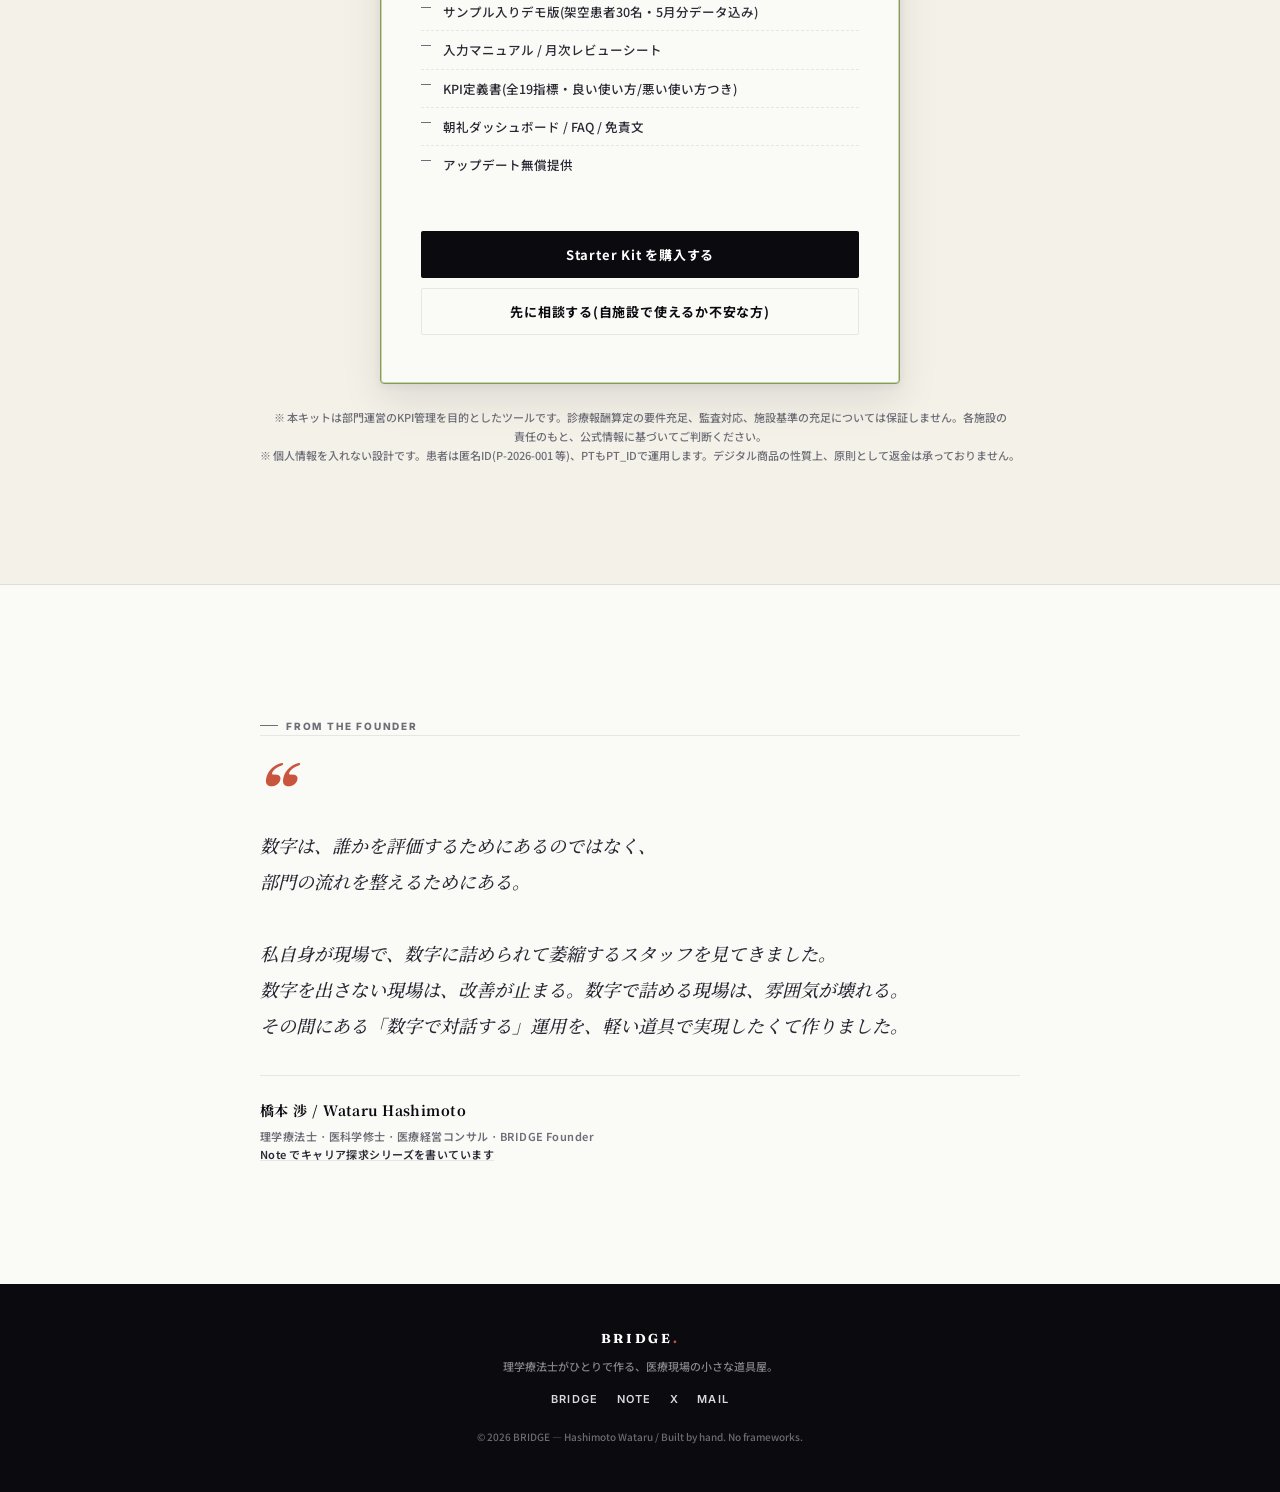
<file: rehaboard-starter/index.html>
<!DOCTYPE html>
<html lang="ja">
<head>
<meta charset="UTF-8">
<meta name="viewport" content="width=device-width, initial-scale=1.0">
<title>RehaBoard Starter Kit — 整形外科クリニック向け リハKPI管理スターターキット</title>
<meta name="description" content="リハ部門の数字を、責めるためでなく、流れを整えるために。Googleスプレッドシート1ファイルで明日から始められる、整形外科向けKPI管理スターターキット。¥2,980。">

<!-- OGP -->
<meta property="og:title" content="RehaBoard Starter Kit — 整形外科向けリハKPI管理スターターキット">
<meta property="og:description" content="Googleスプレッドシート1ファイルで明日から始められる、リハ部門のKPI管理。¥2,980。">
<meta property="og:type" content="website">
<meta property="og:url" content="https://bridge-med.github.io/bridge-lp/rehaboard-starter/">
<meta name="twitter:card" content="summary_large_image">

<link rel="preconnect" href="https://fonts.googleapis.com">
<link rel="preconnect" href="https://fonts.gstatic.com" crossorigin>
<link href="https://fonts.googleapis.com/css2?family=Fraunces:ital,opsz,wght@0,9..144,400;0,9..144,600;0,9..144,700;0,9..144,900;1,9..144,400;1,9..144,700;1,9..144,900&family=Inter:wght@400;500;600;700;800;900&family=Noto+Sans+JP:wght@400;500;700;900&family=Noto+Serif+JP:wght@400;700;900&display=swap" rel="stylesheet">

<style>
/* ===== BASE ===== */
*,*::before,*::after{margin:0;padding:0;box-sizing:border-box}
:root{
  --paper:#FAFAF7;--paper-2:#F4F1E8;--paper-3:#EDE8DD;
  --ink:#0A0A0F;--ink-2:#2A2A35;--ink-3:#6E6E78;--ink-4:#B8B5A8;
  --line:rgba(10,10,15,0.08);--line-w:rgba(122,99,75,0.14);
  --vermilion:#C8553D;--vermilion-deep:#A8442F;
  --indigo:#1B4965;--indigo-deep:#0F2D44;
  --gold:#B8860B;
  --moegi:#8A9A5B;--moegi-deep:#6B7A4F;--moegi-pale:#C8D4B0;
  --taisha:#8B5A2B;--taisha-deep:#6B4420;--taisha-pale:#D4B896;
  --serif-jp:'Noto Serif JP',serif;
  --sans-jp:'Noto Sans JP',sans-serif;
  --serif-en:'Fraunces',serif;
  --sans-en:'Inter',sans-serif;
  --max:1180px;
  --pad-x:clamp(20px,5vw,80px);
  --shadow-1:0 1px 2px rgba(15,20,36,0.04),0 4px 12px rgba(15,20,36,0.05);
  --shadow-2:0 2px 8px rgba(15,20,36,0.06),0 16px 40px rgba(15,20,36,0.10);
}
html{-webkit-font-smoothing:antialiased;text-rendering:optimizeLegibility;scroll-behavior:smooth}
body{font-family:var(--sans-jp);background:var(--paper);color:var(--ink);overflow-x:hidden;line-height:1.85;font-feature-settings:"palt" 1}
h1,h2,h3,.hero-h{text-wrap:balance;word-break:auto-phrase;line-break:strict;overflow-wrap:break-word}
p{text-wrap:pretty;word-break:auto-phrase;line-break:strict;overflow-wrap:break-word}
.nowrap{white-space:nowrap}
.br-pc{display:none}
@media(min-width:720px){.br-pc{display:inline}}
.br-sp{display:inline}
@media(min-width:720px){.br-sp{display:none}}
body::before{content:'';position:fixed;inset:0;pointer-events:none;z-index:200;opacity:0.025;background-image:url("data:image/svg+xml;utf8,<svg xmlns='http://www.w3.org/2000/svg' width='400' height='400'><filter id='n'><feTurbulence type='fractalNoise' baseFrequency='0.85' numOctaves='2' stitchTiles='stitch'/></filter><rect width='100%25' height='100%25' filter='url(%23n)'/></svg>");mix-blend-mode:multiply}
a{color:inherit;text-decoration:none}
img,svg{display:block;max-width:100%}
::selection{background:var(--vermilion);color:#fff}

.serif{font-family:var(--serif-jp)}
.serif-en{font-family:var(--serif-en);font-optical-sizing:auto}
.italic{font-style:italic}
.eyebrow{font:800 10px/1 var(--sans-en);letter-spacing:0.18em;text-transform:uppercase;color:var(--ink-3)}
.kicker{display:inline-flex;align-items:center;gap:8px}
.kicker::before{content:'';width:18px;height:1px;background:var(--ink-3)}
.em{color:var(--vermilion);font-family:var(--serif-en);font-style:italic;font-weight:900}

/* progress bar */
.progress{position:fixed;top:0;left:0;height:2px;background:var(--vermilion);z-index:200;transition:width .1s linear;width:0;box-shadow:0 0 8px rgba(200,85,61,0.5)}

/* nav */
.nav{position:fixed;top:0;left:0;right:0;z-index:100;display:flex;justify-content:space-between;align-items:center;padding:18px var(--pad-x);transition:all .3s;background:transparent}
.nav.scrolled{background:rgba(250,250,247,0.9);backdrop-filter:blur(18px);-webkit-backdrop-filter:blur(18px);border-bottom:1px solid var(--line);padding:12px var(--pad-x)}
.nav-logo{font:700 14px/1 var(--serif-en);letter-spacing:0.2em;color:var(--ink)}
.nav-logo .dot{color:var(--vermilion)}
.nav-logo .small{font:500 9px/1 var(--sans-en);letter-spacing:0.16em;color:var(--ink-3);margin-left:8px;text-transform:uppercase}
.nav-actions{display:flex;gap:10px;align-items:center}
.nav-actions a{font:600 11px/1 var(--sans-jp);letter-spacing:0.04em;padding:9px 14px;border-radius:2px;transition:all .15s}
.nav-actions a.back{color:var(--ink-3)}
.nav-actions a.back:hover{color:var(--ink)}
.nav-actions a.cta{background:var(--ink);color:#fff}
.nav-actions a.cta:hover{background:var(--indigo-deep)}

/* hero */
.hero{padding:160px var(--pad-x) 100px;position:relative;background:var(--paper);text-align:left;border-bottom:1px solid var(--line)}
.hero-inner{max-width:var(--max);margin:0 auto}
.hero-eyebrow{font:700 11px/1 var(--sans-en);letter-spacing:0.2em;text-transform:uppercase;color:var(--vermilion);margin-bottom:24px}
.hero-h{font:900 clamp(32px,5.4vw,64px)/1.18 var(--serif-jp);letter-spacing:-0.02em;color:var(--ink);max-width:880px;margin-bottom:28px}
.hero-h .em{font-family:var(--serif-en);font-style:italic;color:var(--vermilion)}
.hero-sub{font:500 16px/1.95 var(--sans-jp);color:var(--ink-2);max-width:680px;margin-bottom:36px}
.hero-meta{display:flex;flex-wrap:wrap;gap:18px;font:500 11px/1 var(--sans-en);letter-spacing:0.12em;text-transform:uppercase;color:var(--ink-3)}
.hero-meta span::before{content:'·';margin-right:18px;color:var(--ink-4)}
.hero-meta span:first-child::before{display:none}

/* sections */
section{padding:120px var(--pad-x);position:relative}
section.alt{background:var(--paper-2)}
.s-inner{max-width:var(--max);margin:0 auto}
.s-head{margin-bottom:60px;max-width:780px}
.s-head h2{font:900 clamp(26px,4vw,44px)/1.3 var(--serif-jp);letter-spacing:-0.02em;color:var(--ink);margin-top:14px}
.s-head h2 .em{font-family:var(--serif-en);font-style:italic;color:var(--vermilion)}
.s-head p{font:500 14px/1.95 var(--sans-jp);color:var(--ink-2);margin-top:16px;max-width:640px}

/* ============ section: 課題4つ ============ */
.problems{display:grid;grid-template-columns:repeat(2,1fr);gap:1px;background:var(--line);border:1px solid var(--line)}
@media(max-width:760px){.problems{grid-template-columns:1fr}}
.problem-item{background:var(--paper);padding:36px 32px;display:flex;gap:22px}
.problem-num{font:900 28px/1 var(--serif-en);font-style:italic;color:var(--vermilion);flex-shrink:0;width:46px}
.problem-content h3{font:800 16px/1.45 var(--serif-jp);color:var(--ink);margin-bottom:10px;letter-spacing:-0.01em}
.problem-content p{font:500 12.5px/1.85 var(--sans-jp);color:var(--ink-2)}

/* ============ section: Before/After ============ */
.ba-grid{display:grid;grid-template-columns:1fr 60px 1fr;gap:0;align-items:stretch}
@media(max-width:880px){.ba-grid{grid-template-columns:1fr;gap:14px}.ba-arrow{transform:rotate(90deg);height:60px}}
.ba-col{background:var(--paper);border:1px solid var(--line);padding:32px;border-radius:2px}
.ba-col.before{background:var(--paper-3)}
.ba-col.after{background:var(--paper);border-color:var(--moegi);box-shadow:0 0 0 1px var(--moegi-pale) inset}
.ba-tag{font:800 10px/1 var(--sans-en);letter-spacing:0.18em;text-transform:uppercase;display:inline-block;padding:5px 10px;border-radius:2px;margin-bottom:16px}
.ba-col.before .ba-tag{background:var(--ink-3);color:#fff}
.ba-col.after .ba-tag{background:var(--moegi);color:#fff}
.ba-col h3{font:800 18px/1.4 var(--serif-jp);color:var(--ink);margin-bottom:14px;letter-spacing:-0.01em}
.ba-col ul{list-style:none}
.ba-col li{font:500 12.5px/1.7 var(--sans-jp);color:var(--ink-2);padding:8px 0 8px 22px;position:relative;border-bottom:1px dashed var(--line)}
.ba-col li:last-child{border-bottom:0}
.ba-col li::before{position:absolute;left:0;top:10px;font:700 10px/1 var(--sans-en);letter-spacing:0;color:var(--ink-3)}
.ba-col.before li::before{content:'×';color:var(--vermilion);font-size:14px;top:8px}
.ba-col.after li::before{content:'○';color:var(--moegi-deep);font-size:13px;top:8px}
.ba-arrow{display:flex;align-items:center;justify-content:center}
.ba-arrow svg{width:36px;height:36px;color:var(--ink-3)}

/* ============ section: 14シート構造 ============ */
.sheets-fig{background:var(--paper);border:1px solid var(--line);padding:48px 32px;border-radius:2px;margin-top:32px}
.sheets-row{display:grid;grid-template-columns:repeat(3,1fr);gap:24px;margin-bottom:18px;align-items:start}
@media(max-width:760px){.sheets-row{grid-template-columns:1fr}}
.sheets-col{display:flex;flex-direction:column;gap:8px;position:relative}
.sheets-col-h{font:800 10px/1 var(--sans-en);letter-spacing:0.16em;text-transform:uppercase;color:var(--ink-3);margin-bottom:12px;padding-bottom:8px;border-bottom:1px solid var(--line)}
.sheet-tag{display:flex;align-items:center;gap:10px;padding:10px 14px;background:var(--paper-2);border-left:3px solid var(--ink-3);font:600 12px/1.4 var(--sans-jp);color:var(--ink-2)}
.sheet-tag .num{font:800 10px/1 var(--sans-en);color:var(--ink-3);min-width:22px}
.sheet-tag.input{border-left-color:var(--moegi)}
.sheet-tag.calc{border-left-color:var(--indigo)}
.sheet-tag.view{border-left-color:var(--taisha)}
.sheets-arrow{display:flex;justify-content:center;color:var(--ink-3);font:700 16px/1 var(--sans-en);margin:8px 0}
.sheets-arrow span{transform:rotate(0deg)}
@media(max-width:760px){.sheets-arrow span{transform:rotate(90deg);display:inline-block}}

/* ============ section: モックアップ画面 ============ */
.mock-wrap{background:var(--paper);border:1px solid var(--line);padding:0;border-radius:4px;overflow:hidden;box-shadow:var(--shadow-2);margin-top:24px}
.mock-bar{background:var(--paper-3);padding:8px 14px;border-bottom:1px solid var(--line);display:flex;align-items:center;gap:8px}
.mock-bar i{width:10px;height:10px;border-radius:50%;background:var(--ink-4);display:inline-block}
.mock-bar i:nth-child(1){background:#E08070}
.mock-bar i:nth-child(2){background:#E0BC60}
.mock-bar i:nth-child(3){background:#80B870}
.mock-title{font:600 11px/1 var(--sans-jp);color:var(--ink-3);margin-left:auto}
.mock-tabs{display:flex;background:var(--paper-2);padding:0 14px;gap:0;border-bottom:1px solid var(--line);overflow-x:auto;scrollbar-width:thin}
.mock-tab{font:500 10px/1 var(--sans-jp);color:var(--ink-3);padding:10px 12px;border-right:1px solid var(--line);white-space:nowrap}
.mock-tab.active{color:var(--ink);background:var(--paper);font-weight:700}
.mock-content{padding:30px;background:var(--paper)}

/* 朝礼ビュー mock */
.morning-mock{display:grid;grid-template-columns:repeat(6,1fr);gap:14px}
@media(max-width:760px){.morning-mock{grid-template-columns:repeat(2,1fr)}}
.kpi-cell{padding:18px;border:1px solid var(--line);background:var(--paper);text-align:left}
.kpi-cell .kpi-label{font:700 9px/1 var(--sans-en);letter-spacing:0.14em;text-transform:uppercase;color:var(--ink-3);margin-bottom:10px}
.kpi-cell .kpi-num{font:800 26px/1 var(--serif-en);color:var(--indigo-deep);font-style:italic}
.kpi-cell .kpi-unit{font:500 10px/1 var(--sans-jp);color:var(--ink-3);margin-left:4px}
.kpi-cell .kpi-sub{font:500 10px/1.4 var(--sans-jp);color:var(--ink-3);margin-top:6px}
.kpi-cell.featured{border-color:var(--moegi);box-shadow:0 0 0 1px var(--moegi-pale) inset}
.kpi-cell.alert .kpi-num{color:var(--vermilion)}

/* 月次レビュー mock */
.review-mock{display:flex;flex-direction:column;gap:18px}
.review-table{width:100%;border-collapse:collapse;font:500 11px/1.5 var(--sans-jp)}
.review-table th{background:var(--paper-3);padding:10px 14px;text-align:left;font:700 10px/1 var(--sans-en);letter-spacing:0.1em;text-transform:uppercase;color:var(--ink-3);border-bottom:1px solid var(--line)}
.review-table td{padding:10px 14px;border-bottom:1px solid var(--line);color:var(--ink-2)}
.review-table td.num{font:600 12px/1 var(--serif-en);color:var(--indigo-deep);font-style:italic;text-align:right;font-variant-numeric:tabular-nums}
.review-table td.delta-up{color:var(--moegi-deep)}
.review-table td.delta-down{color:var(--vermilion)}
.review-action{padding:18px 22px;background:var(--paper-2);border-left:3px solid var(--moegi);font:500 12px/1.7 var(--sans-jp);color:var(--ink-2)}
.review-action strong{color:var(--ink);font-weight:800}

/* 院長報告 A4 mock */
.report-mock{aspect-ratio:1/1.414;max-width:560px;margin:0 auto;background:var(--paper);border:1px solid var(--line);padding:42px 38px;font:500 11px/1.6 var(--sans-jp);color:var(--ink-2);box-shadow:var(--shadow-2);position:relative}
.report-mock::before{content:'A4';position:absolute;top:14px;right:18px;font:700 9px/1 var(--sans-en);letter-spacing:0.15em;color:var(--ink-4)}
.report-h{font:900 18px/1.3 var(--serif-jp);color:var(--ink);margin-bottom:6px;letter-spacing:-0.01em}
.report-sub{font:500 11px/1 var(--sans-jp);color:var(--ink-3);margin-bottom:24px}
.report-block{margin-bottom:20px}
.report-block h4{font:800 11px/1 var(--sans-en);letter-spacing:0.14em;text-transform:uppercase;color:var(--vermilion);margin-bottom:10px;padding-left:8px;border-left:2px solid var(--vermilion)}
.report-block .row{display:flex;justify-content:space-between;padding:4px 0;border-bottom:1px dashed var(--line);font-size:10.5px}
.report-block .row:last-child{border-bottom:0}
.report-block .row .num{font:600 11px/1 var(--serif-en);color:var(--indigo-deep);font-variant-numeric:tabular-nums}
.report-block p{font-size:10.5px;line-height:1.65}

/* ============ section: KPI 良い/悪い ============ */
.kpi-compare{display:grid;grid-template-columns:1fr 1fr;gap:1px;background:var(--line);border:1px solid var(--line);margin-top:24px}
@media(max-width:760px){.kpi-compare{grid-template-columns:1fr}}
.kpi-col{background:var(--paper);padding:36px 32px}
.kpi-col.bad{background:var(--paper-3)}
.kpi-col.good{background:var(--paper);border-left:3px solid var(--moegi)}
.kpi-col h3{font:800 16px/1.4 var(--serif-jp);color:var(--ink);margin-bottom:18px;display:flex;align-items:center;gap:10px}
.kpi-col h3 .badge{font:700 9px/1 var(--sans-en);letter-spacing:0.16em;text-transform:uppercase;padding:5px 9px;border-radius:2px}
.kpi-col.bad h3 .badge{background:var(--vermilion);color:#fff}
.kpi-col.good h3 .badge{background:var(--moegi);color:#fff}
.kpi-col ul{list-style:none}
.kpi-col li{font:500 12.5px/1.85 var(--sans-jp);color:var(--ink-2);padding:9px 0 9px 22px;position:relative;border-bottom:1px dashed var(--line)}
.kpi-col li:last-child{border-bottom:0}
.kpi-col.bad li::before{content:'×';position:absolute;left:0;top:9px;font:700 14px/1 var(--sans-en);color:var(--vermilion)}
.kpi-col.good li::before{content:'○';position:absolute;left:0;top:9px;font:700 13px/1 var(--sans-en);color:var(--moegi-deep)}

/* ============ section: 価格 / CTA ============ */
.buy{background:var(--paper-2);padding:120px var(--pad-x);text-align:center;border-top:1px solid var(--line);border-bottom:1px solid var(--line)}
.buy-card{max-width:520px;margin:0 auto;background:var(--paper);padding:48px 40px;border:1px solid var(--moegi);box-shadow:0 0 0 1px var(--moegi-pale) inset,var(--shadow-2);border-radius:4px}
.buy-status{display:inline-block;font:800 10px/1 var(--sans-en);letter-spacing:0.16em;text-transform:uppercase;background:var(--moegi);color:#fff;padding:6px 12px;border-radius:2px;margin-bottom:18px}
.buy-name{font:900 22px/1.3 var(--serif-jp);color:var(--ink);margin-bottom:10px}
.buy-name .jp{display:block;font:500 11px/1 var(--sans-jp);color:var(--ink-3);letter-spacing:0.04em;margin-top:8px}
.buy-price{display:flex;align-items:baseline;gap:6px;justify-content:center;padding:24px 0;border-top:1px dashed var(--line);border-bottom:1px dashed var(--line);margin:24px 0}
.buy-price .yen{font:700 16px/1 var(--sans-jp);color:var(--ink-3)}
.buy-price .num{font:900 44px/1 var(--serif-en);color:var(--indigo-deep);font-style:italic;letter-spacing:-0.01em}
.buy-price .unit{font:500 11px/1.4 var(--sans-jp);color:var(--ink-3);margin-left:6px;text-align:left}
.buy-list{list-style:none;text-align:left;padding:8px 0 24px}
.buy-list li{font:500 12.5px/1.7 var(--sans-jp);color:var(--ink-2);padding:8px 0 8px 22px;position:relative;border-bottom:1px dashed var(--line)}
.buy-list li:last-child{border-bottom:0}
.buy-list li::before{content:'';position:absolute;left:0;top:14px;width:10px;height:1px;background:var(--ink-3)}
.buy-actions{display:flex;flex-direction:column;gap:10px;margin-top:24px}
.buy-btn{display:inline-flex;align-items:center;justify-content:center;padding:16px 22px;font:700 13px/1 var(--sans-jp);letter-spacing:0.06em;border-radius:2px;transition:all .18s;border:1px solid transparent}
.buy-btn.primary{background:var(--ink);color:#fff}
.buy-btn.primary:hover{background:var(--indigo-deep)}
.buy-btn.ghost{background:transparent;color:var(--ink);border-color:var(--line)}
.buy-btn.ghost:hover{border-color:var(--ink)}
.buy-note{font:500 11px/1.7 var(--sans-jp);color:var(--ink-3);margin-top:24px;max-width:780px;margin-left:auto;margin-right:auto;text-align:center}

/* ============ section: Founder ============ */
.founder{padding:120px var(--pad-x);background:var(--paper)}
.founder-inner{max-width:760px;margin:0 auto}
.founder-quote{font:500 italic 18px/2 var(--serif-jp);color:var(--ink-2);padding:32px 0;border-top:1px solid var(--line);border-bottom:1px solid var(--line);margin-bottom:24px}
.founder-quote::before{content:'\201C';font:900 64px/0.7 var(--serif-en);color:var(--vermilion);font-style:italic;display:block;margin-bottom:14px}
.founder-meta{font:600 11px/1.7 var(--sans-jp);color:var(--ink-3);letter-spacing:0.04em}
.founder-meta strong{display:block;font:700 14px/1.5 var(--serif-jp);color:var(--ink);margin-bottom:6px;font-style:normal}

/* ============ footer ============ */
.foot{padding:48px var(--pad-x);background:var(--ink);color:rgba(255,255,255,0.7);text-align:center}
.foot a{color:rgba(255,255,255,0.85)}
.foot-brand{font:700 13px/1 var(--serif-en);letter-spacing:0.2em;color:#fff;margin-bottom:12px}
.foot-brand .dot{color:var(--vermilion)}
.foot-tag{font:500 11px/1.7 var(--sans-jp);color:rgba(255,255,255,0.5);margin-bottom:18px}
.foot-links{display:flex;gap:18px;justify-content:center;font:600 11px/1 var(--sans-en);letter-spacing:0.12em;text-transform:uppercase}

/* reveal */
[data-reveal]{opacity:0;transform:translateY(18px);transition:opacity .8s cubic-bezier(0.2,0.7,0.2,1),transform .8s cubic-bezier(0.2,0.7,0.2,1)}
[data-reveal].vis{opacity:1;transform:translateY(0)}

</style>
</head>
<body>

<!--
  ============================================================
  RehaBoard Starter Kit 紹介ページ
  ------------------------------------------------------------
  ★ URL差し替えポイント(購入ページ確定後、href のみ書き換え)
    [購入]    data-link="purchase-starter"  → note の購入ページ
    [相談]    data-link="consult-all"       → Google フォーム/メール
    [LP戻る]  data-link="bridge-lp"         → BRIDGE LP
  ============================================================
-->

<div class="progress" id="prog"></div>

<nav class="nav" id="nav">
  <a href="../index.html" class="nav-logo" data-link="bridge-lp">BRIDGE<span class="dot">.</span><span class="small">RehaBoard Starter</span></a>
  <div class="nav-actions">
    <a href="../index.html" class="back" data-link="bridge-lp">← BRIDGE</a>
    <a href="#purchase-rehaboard-starter" class="cta" data-link="purchase-starter">購入する</a>
  </div>
</nav>

<!-- ============ HERO ============ -->
<section class="hero">
  <div class="hero-inner">
    <div class="hero-eyebrow" data-reveal>RehaBoard Starter Kit / ¥2,980</div>
    <h1 class="hero-h" data-reveal>
      リハ部門の数字を、<span class="em">責めるためでなく、</span><br>
      <span class="em">流れを整える</span>ために。
    </h1>
    <p class="hero-sub" data-reveal>
      整形外科クリニックのリハ部門が、Googleスプレッドシート1ファイルだけで「総単位数」「新患→2回目→継続」の流れを一画面で見られるようになる、ひと揃いのスターターキットです。電子カルテ連携も、SaaS契約も要りません。明日から動きます。
    </p>
    <div class="hero-meta" data-reveal>
      <span>Googleスプレッドシート 1ファイル</span>
      <span>14シート / 全19指標</span>
      <span>個人情報を扱わない設計</span>
    </div>
  </div>
</section>

<!-- ============ 1. 課題 ============ -->
<section class="alt">
  <div class="s-inner">
    <div class="s-head" data-reveal>
      <div class="eyebrow kicker">01 / The Problem</div>
      <h2><span class="nowrap">総単位数しか見ていない部門、</span><span class="em nowrap">こうなっていませんか?</span></h2>
      <p>多くの整形外科クリニックのリハ部門で、私が現場で繰り返し聞いてきた4つの「あるある」です。</p>
    </div>

    <div class="problems">
      <div class="problem-item" data-reveal>
        <div class="problem-num">01</div>
        <div class="problem-content">
          <h3>新患→2回目→継続の「流れ」が見えない</h3>
          <p>総単位数は集計している。でも、新患がどこで途切れているか、2回目に来てもらえているかは、データでは追えていない。</p>
        </div>
      </div>
      <div class="problem-item" data-reveal>
        <div class="problem-num">02</div>
        <div class="problem-content">
          <h3>PT別の数字が属人的</h3>
          <p>PTごとの単位数は出せるけど、責めるツールにしたくない。一方で、忙しさの偏りも見過ごしたくない。出し方が決まらない。</p>
        </div>
      </div>
      <div class="problem-item" data-reveal>
        <div class="problem-num">03</div>
        <div class="problem-content">
          <h3>朝礼・月次会議・院長報告で別資料</h3>
          <p>同じ部門の話なのに、立場ごとに別のExcelを毎月作っている。集計に時間がかかり、月初にしか数字が出てこない。</p>
        </div>
      </div>
      <div class="problem-item" data-reveal>
        <div class="problem-num">04</div>
        <div class="problem-content">
          <h3>KPIで詰めるか、見ないかの二択</h3>
          <p>数字を出すと現場が萎縮する。だから見ない。でも経営側は数字を求める。「責めない数字の出し方」が言語化されていない。</p>
        </div>
      </div>
    </div>
  </div>
</section>

<!-- ============ 2. Before/After ============ -->
<section>
  <div class="s-inner">
    <div class="s-head" data-reveal>
      <div class="eyebrow kicker">02 / Before & After</div>
      <h2><span class="nowrap">本キットを入れると、</span><span class="em nowrap">こうなります。</span></h2>
      <p>派手な変化ではなく、日々の運用で「数字の見え方」が静かに変わるイメージです。</p>
    </div>

    <div class="ba-grid" data-reveal>
      <div class="ba-col before">
        <span class="ba-tag">Before</span>
        <h3>毎月、集計に追われる</h3>
        <ul>
          <li>月初の3日間、集計と資料作りで他の業務が止まる</li>
          <li>朝礼用・月次用・院長報告用、同じ数字を3回作る</li>
          <li>「先月よりキャンセル多かった?」が即答できない</li>
          <li>PT別の数字を出すと、現場の空気が悪くなる</li>
          <li>「2回目移行率」を聞かれて、定義から考え直す</li>
        </ul>
      </div>

      <div class="ba-arrow" aria-hidden="true">
        <svg viewBox="0 0 36 36" fill="none" stroke="currentColor" stroke-width="1.4" stroke-linecap="round" stroke-linejoin="round">
          <path d="M6 18 H30 M22 10 L30 18 L22 26"/>
        </svg>
      </div>

      <div class="ba-col after">
        <span class="ba-tag">After</span>
        <h3>数字が、対話の入り口になる</h3>
        <ul>
          <li>毎日の入力で、月次集計が自動で揃う</li>
          <li>朝礼・月次・院長報告、すべて同じ数字を共有できる</li>
          <li>「先月よりキャンセル増」が、画面投影で即見える</li>
          <li>PT別は出るが、ランキング表示は意図的に作らない</li>
          <li>KPI定義書に「悪い使い方/良い使い方」が言語化済み</li>
        </ul>
      </div>
    </div>
  </div>
</section>

<!-- ============ 3. 14シート構造 ============ -->
<section class="alt">
  <div class="s-inner">
    <div class="s-head" data-reveal>
      <div class="eyebrow kicker">03 / Structure</div>
      <h2><span class="nowrap">14のシートで、</span><span class="em nowrap">入力 → 集計 → 可視化。</span></h2>
      <p>1つのスプレッドシートの中に、入力する場所・集計が走る場所・見るための場所が分かれています。触る場所と触らない場所が、最初から決まっています。</p>
    </div>

    <div class="sheets-fig" data-reveal>
      <div class="sheets-row">
        <div class="sheets-col">
          <div class="sheets-col-h">入力するシート</div>
          <div class="sheet-tag input"><span class="num">01</span>初期設定(施設名・PT・目標)</div>
          <div class="sheet-tag input"><span class="num">03</span>日次入力(セッション)</div>
          <div class="sheet-tag input"><span class="num">04</span>患者フロー入力(匿名ID)</div>
          <div class="sheet-tag input"><span class="num">05</span>PT別入力(マスタ)</div>
          <div class="sheet-tag input"><span class="num">12</span>月次レビュー(月初に記入)</div>
        </div>

        <div class="sheets-col">
          <div class="sheets-col-h">自動で動くシート</div>
          <div class="sheet-tag calc"><span class="num">06</span>月次集計(19指標を自動算出)</div>
          <div class="sheet-tag calc"><span class="num">07</span>PT別月次集計</div>
          <div class="sheet-tag calc"><span class="num">99</span>計算用(中間集計・隠し)</div>
        </div>

        <div class="sheets-col">
          <div class="sheets-col-h">見るシート</div>
          <div class="sheet-tag view"><span class="num">10</span>ダッシュボード(全体把握)</div>
          <div class="sheet-tag view"><span class="num">11</span>朝礼ビュー(画面投影で共有)</div>
          <div class="sheet-tag view"><span class="num">02</span>KPI定義(辞書として)</div>
          <div class="sheet-tag view"><span class="num">20</span>サンプルデータ</div>
          <div class="sheet-tag view"><span class="num">30</span>FAQ(自助で解決)</div>
          <div class="sheet-tag view"><span class="num">00</span>README(使い方の入口)</div>
        </div>
      </div>
    </div>
  </div>
</section>

<!-- ============ 4. 朝礼ビュー mock ============ -->
<section>
  <div class="s-inner">
    <div class="s-head" data-reveal>
      <div class="eyebrow kicker">04 / Morning View</div>
      <h2><span class="nowrap">朝礼に、</span><span class="em nowrap">そのまま使える。</span></h2>
      <p>毎朝の朝礼で、画面投影するだけ。「先週の動き」「当月の進捗」「気になる数字」が、責任者が口頭で説明しなくても、スタッフ全員が自分で読めます。</p>
    </div>

    <div class="mock-wrap" data-reveal>
      <div class="mock-bar">
        <i></i><i></i><i></i>
        <span class="mock-title">11_朝礼ビュー — RehaBoard Starter</span>
      </div>
      <div class="mock-tabs">
        <span class="mock-tab">00_README</span>
        <span class="mock-tab">01_初期設定</span>
        <span class="mock-tab">03_日次入力</span>
        <span class="mock-tab">06_月次集計</span>
        <span class="mock-tab">10_ダッシュボード</span>
        <span class="mock-tab active">11_朝礼ビュー</span>
        <span class="mock-tab">12_月次レビュー</span>
      </div>
      <div class="mock-content">
        <div class="morning-mock">
          <div class="kpi-cell featured">
            <div class="kpi-label">当月単位数</div>
            <div class="kpi-num">3,180</div>
            <div class="kpi-sub">/ 目標 4,200</div>
          </div>
          <div class="kpi-cell">
            <div class="kpi-label">達成率</div>
            <div class="kpi-num">76<span class="kpi-unit">%</span></div>
            <div class="kpi-sub">月の半ば時点</div>
          </div>
          <div class="kpi-cell">
            <div class="kpi-label">実施患者数</div>
            <div class="kpi-num">142</div>
            <div class="kpi-sub">前月 138</div>
          </div>
          <div class="kpi-cell">
            <div class="kpi-label">新患</div>
            <div class="kpi-num">28</div>
            <div class="kpi-sub">前月 24</div>
          </div>
          <div class="kpi-cell alert">
            <div class="kpi-label">キャンセル率</div>
            <div class="kpi-num">11.3<span class="kpi-unit">%</span></div>
            <div class="kpi-sub">前月 8.2%</div>
          </div>
          <div class="kpi-cell">
            <div class="kpi-label">2回目移行率</div>
            <div class="kpi-num">73<span class="kpi-unit">%</span></div>
            <div class="kpi-sub">前月 71%</div>
          </div>
          <div class="kpi-cell">
            <div class="kpi-label">先週の単位数</div>
            <div class="kpi-num">812</div>
            <div class="kpi-sub">直近の週</div>
          </div>
          <div class="kpi-cell">
            <div class="kpi-label">先週の新患</div>
            <div class="kpi-num">7</div>
            <div class="kpi-sub">過去4週平均 6.5</div>
          </div>
          <div class="kpi-cell">
            <div class="kpi-label">30日再来率</div>
            <div class="kpi-num">78<span class="kpi-unit">%</span></div>
            <div class="kpi-sub">前月 76%(確定値)</div>
          </div>
          <div class="kpi-cell">
            <div class="kpi-label">継続患者</div>
            <div class="kpi-num">98</div>
            <div class="kpi-sub">前月 95</div>
          </div>
          <div class="kpi-cell alert">
            <div class="kpi-label">離脱率</div>
            <div class="kpi-num">22<span class="kpi-unit">%</span></div>
            <div class="kpi-sub">前月 18%</div>
          </div>
          <div class="kpi-cell">
            <div class="kpi-label">計画書件数</div>
            <div class="kpi-num">38</div>
            <div class="kpi-sub">前月 35</div>
          </div>
        </div>
      </div>
    </div>
  </div>
</section>

<!-- ============ 5. 月次レビュー mock ============ -->
<section class="alt">
  <div class="s-inner">
    <div class="s-head" data-reveal>
      <div class="eyebrow kicker">05 / Monthly Review</div>
      <h2><span class="nowrap">月次レビューを、</span><span class="em nowrap">ひと続きで回す。</span></h2>
      <p>月初に、「今月の数字」「良かった点」「詰まり」「来月の改善アクション(1つに絞る)」「スタッフへの共有文言」「院長報告」までが、1つのシートで連続して整理できます。</p>
    </div>

    <div class="mock-wrap" data-reveal>
      <div class="mock-bar">
        <i></i><i></i><i></i>
        <span class="mock-title">12_月次レビュー — 2026年5月</span>
      </div>
      <div class="mock-content">
        <div class="review-mock">
          <table class="review-table">
            <thead>
              <tr>
                <th style="width:34%">指標</th>
                <th style="text-align:right">今月</th>
                <th style="text-align:right">先月</th>
                <th style="text-align:right">前年同月</th>
                <th style="text-align:right">月次目標</th>
              </tr>
            </thead>
            <tbody>
              <tr><td>月間総単位数</td><td class="num">4,212</td><td class="num">3,985</td><td class="num">3,920</td><td class="num">4,200</td></tr>
              <tr><td>月間実施患者数</td><td class="num">156</td><td class="num">148</td><td class="num">142</td><td class="num">—</td></tr>
              <tr><td>新規リハ患者数</td><td class="num">31</td><td class="num">26</td><td class="num">24</td><td class="num">—</td></tr>
              <tr><td>2回目移行率</td><td class="num delta-down">71.0%</td><td class="num">75.4%</td><td class="num">72.0%</td><td class="num">—</td></tr>
              <tr><td>30日以内再来率</td><td class="num delta-up">78.2%</td><td class="num">76.0%</td><td class="num">74.5%</td><td class="num">—</td></tr>
              <tr><td>離脱率</td><td class="num delta-down">22.0%</td><td class="num">18.0%</td><td class="num">19.5%</td><td class="num">—</td></tr>
              <tr><td>キャンセル率</td><td class="num delta-down">11.3%</td><td class="num">8.2%</td><td class="num">9.0%</td><td class="num">—</td></tr>
              <tr><td>計画書件数</td><td class="num">38</td><td class="num">35</td><td class="num">32</td><td class="num">—</td></tr>
              <tr><td>目標達成率</td><td class="num delta-up">100.3%</td><td class="num">96.4%</td><td class="num">93.0%</td><td class="num">100%</td></tr>
            </tbody>
          </table>

          <div class="review-action">
            <strong>来月の改善アクション(1つに絞る)</strong><br>
            初回リハ後、<strong>その場で次回予約を取る運用</strong>に統一する。次回が決められない場合は3日以内に電話で再連絡。
            測る指標: 2回目移行率(60日後の確定値で見る)。担当: PT_A(リーダー)。期限: 2026年6月1日から運用、7月1日のレビューで効果確認。
          </div>
        </div>
      </div>
    </div>
  </div>
</section>

<!-- ============ 6. 院長報告 A4 mock ============ -->
<section>
  <div class="s-inner">
    <div class="s-head" data-reveal>
      <div class="eyebrow kicker">06 / Director's Report</div>
      <h2><span class="nowrap">院長報告は、</span><span class="em nowrap">A4 1枚で。</span></h2>
      <p>毎月作り直しが要らない、固定フォーマット。立ち入った専門用語ではなく、経営側が読みやすい粒度で「先月の事実」「来月の運用変更」「院長への相談事項1つ」までを揃えます。</p>
    </div>

    <div class="report-mock" data-reveal>
      <div class="report-h">リハビリ部門 月次報告</div>
      <div class="report-sub">2026年5月度 / BRIDGE整形外科クリニック</div>

      <div class="report-block">
        <h4>先月の数字(確定値)</h4>
        <div class="row"><span>実施単位数</span><span class="num">4,212 単位 / 目標 4,200 (達成率 100.3%)</span></div>
        <div class="row"><span>実施患者数</span><span class="num">156 人 / 新患 31 人</span></div>
        <div class="row"><span>2回目移行率</span><span class="num">71.0%</span></div>
        <div class="row"><span>30日再来率</span><span class="num">78.2%</span></div>
        <div class="row"><span>継続 / 離脱</span><span class="num">98 人 / 28 人(離脱率 22.0%)</span></div>
        <div class="row"><span>キャンセル率</span><span class="num">11.3%</span></div>
        <div class="row"><span>計画書件数</span><span class="num">38 件</span></div>
      </div>

      <div class="report-block">
        <h4>良かった点</h4>
        <p>新患が前月比+19%。初回後の説明資料を変えてから、患者からの質問が増えた。</p>
      </div>

      <div class="report-block">
        <h4>詰まりポイント</h4>
        <p>2回目移行率が 75% → 71% に低下。初回後の予約取り直し運用が変わった可能性。キャンセル率も上昇傾向。</p>
      </div>

      <div class="report-block">
        <h4>来月の運用変更</h4>
        <p>初回リハ後、その場で次回予約を取る運用に統一。PT_A(リーダー)主導、6/1 開始、7/1 レビューで効果確認。</p>
      </div>

      <div class="report-block">
        <h4>院長への相談事項</h4>
        <p>キャンセル率の上昇要因として、診察予約システム側の連動不具合の可能性あり。事務長と確認したい。</p>
      </div>
    </div>
  </div>
</section>

<!-- ============ 7. KPI 良い/悪い使い方 ============ -->
<section class="alt">
  <div class="s-inner">
    <div class="s-head" data-reveal>
      <div class="eyebrow kicker">07 / Good vs Bad</div>
      <h2><span class="nowrap">KPI定義書には、</span><span class="em nowrap">「悪い使い方」も書いてあります。</span></h2>
      <p>数字は、運用する側の姿勢で簡単に毒にも薬にもなります。本キットの KPI定義書(全19指標)は、各指標について「良い使い方」と「悪い使い方」を明文化しています。導入時に責任者で読み合わせる前提です。</p>
    </div>

    <div class="kpi-compare" data-reveal>
      <div class="kpi-col bad">
        <h3><span class="badge">Bad</span>悪い使い方</h3>
        <ul>
          <li>PT別単位数のランキング表示</li>
          <li>目標未達のPTを名指しで指摘する</li>
          <li>「来月は10%増」のような根拠のない目標</li>
          <li>単月の数字だけで部門評価する</li>
          <li>2回目移行率を他院と単純比較する</li>
          <li>離脱を全部「失敗」と捉える</li>
          <li>「キャンセルする患者」をリスト化する</li>
          <li>計画書件数を算定可否の判定根拠にする</li>
        </ul>
      </div>
      <div class="kpi-col good">
        <h3><span class="badge">Good</span>良い使い方</h3>
        <ul>
          <li>部門全体で「枠の埋まり方の偏り」を見る</li>
          <li>3ヶ月移動平均でトレンドを判断する</li>
          <li>数字が動いた要因を現場に聞く</li>
          <li>来月の運用変更は1つに絞る</li>
          <li>自施設のベースラインから動かす</li>
          <li>離脱フェーズ別に要因を分解する</li>
          <li>予約運用・リマインドの議論のきっかけに</li>
          <li>朝礼で「数字は責めるためじゃない」と毎月言う</li>
        </ul>
      </div>
    </div>
  </div>
</section>

<!-- ============ 8. 価格 / CTA ============ -->
<section class="buy" id="purchase">
  <div data-reveal>
    <div class="eyebrow kicker" style="display:inline-flex;justify-content:center;color:var(--ink-3);margin-bottom:14px">Pricing</div>
    <h2 style="font:900 clamp(24px,3.6vw,40px)/1.3 var(--serif-jp);color:var(--ink);margin-bottom:14px;letter-spacing:-0.02em">
      <span class="nowrap">買い切り、</span><span class="em nowrap">¥2,980。</span>
    </h2>
    <p style="font:500 13px/1.85 var(--sans-jp);color:var(--ink-2);max-width:560px;margin:0 auto 48px">
      明日から使えるかどうかが、買う理由のすべてだと思います。<br class="br-pc">サブスクではなく、買い切りです。
    </p>

    <div class="buy-card">
      <span class="buy-status">販売中</span>
      <div class="buy-name">RehaBoard Starter Kit<span class="jp">整形外科クリニック向け リハKPI管理スターターキット</span></div>
      <div class="buy-price">
        <span class="yen">¥</span><span class="num">2,980</span><span class="unit">買い切り<br>税込</span>
      </div>
      <ul class="buy-list">
        <li>Googleスプレッドシートテンプレート(本体・14シート・19指標)</li>
        <li>サンプル入りデモ版(架空患者30名・5月分データ込み)</li>
        <li>入力マニュアル / 月次レビューシート</li>
        <li>KPI定義書(全19指標・良い使い方/悪い使い方つき)</li>
        <li>朝礼ダッシュボード / FAQ / 免責文</li>
        <li>アップデート無償提供</li>
      </ul>
      <div class="buy-actions">
        <a class="buy-btn primary" href="#purchase-rehaboard-starter" data-link="purchase-starter">Starter Kit を購入する</a>
        <a class="buy-btn ghost" href="#consult-rehaboard" data-link="consult-all">先に相談する(自施設で使えるか不安な方)</a>
      </div>
    </div>

    <p class="buy-note">
      ※ 本キットは部門運営のKPI管理を目的としたツールです。診療報酬算定の要件充足、監査対応、施設基準の充足については保証しません。各施設の責任のもと、公式情報に基づいてご判断ください。<br>
      ※ 個人情報を入れない設計です。患者は匿名ID(P-2026-001 等)、PTもPT_IDで運用します。デジタル商品の性質上、原則として返金は承っておりません。
    </p>
  </div>
</section>

<!-- ============ 9. Founder ============ -->
<section class="founder">
  <div class="founder-inner" data-reveal>
    <div class="eyebrow kicker">From the Founder</div>
    <p class="founder-quote">
      数字は、誰かを評価するためにあるのではなく、<br class="br-pc">部門の流れを整えるためにある。<br><br>
      私自身が現場で、数字に詰められて萎縮するスタッフを見てきました。<br>
      数字を出さない現場は、改善が止まる。数字で詰める現場は、雰囲気が壊れる。<br>
      その間にある「数字で対話する」運用を、軽い道具で実現したくて作りました。
    </p>
    <div class="founder-meta">
      <strong>橋本 渉 / Wataru Hashimoto</strong>
      理学療法士 · 医科学修士 · 医療経営コンサル · BRIDGE Founder<br>
      <a href="https://note.com/prime_duck4944" target="_blank" style="color:var(--ink-2);text-decoration:underline;text-decoration-color:var(--line)">Note でキャリア探求シリーズを書いています</a>
    </div>
  </div>
</section>

<!-- ============ FOOTER ============ -->
<footer class="foot">
  <div class="foot-brand">BRIDGE<span class="dot">.</span></div>
  <div class="foot-tag">理学療法士がひとりで作る、医療現場の小さな道具屋。</div>
  <div class="foot-links">
    <a href="../index.html" data-link="bridge-lp">BRIDGE</a>
    <a href="https://note.com/prime_duck4944" target="_blank">Note</a>
    <a href="https://x.com/WataruPT1013" target="_blank">X</a>
    <a href="mailto:h.w19961013@gmail.com">Mail</a>
  </div>
  <div style="margin-top:24px;font:500 10px/1.5 var(--sans-jp);color:rgba(255,255,255,0.4)">© 2026 BRIDGE — Hashimoto Wataru / Built by hand. No frameworks.</div>
</footer>

<script>
// reveal on scroll
const io = new IntersectionObserver(es => {
  es.forEach(e => { if (e.isIntersecting) { e.target.classList.add('vis'); io.unobserve(e.target); } });
}, { threshold: 0.12 });
document.querySelectorAll('[data-reveal]').forEach(el => io.observe(el));

// nav scroll state + progress bar
const nav = document.getElementById('nav');
const prog = document.getElementById('prog');
window.addEventListener('scroll', () => {
  nav.classList.toggle('scrolled', window.scrollY > 40);
  const h = document.documentElement.scrollHeight - window.innerHeight;
  prog.style.width = (window.scrollY / h * 100) + '%';
});
</script>

</body>
</html>
</file>
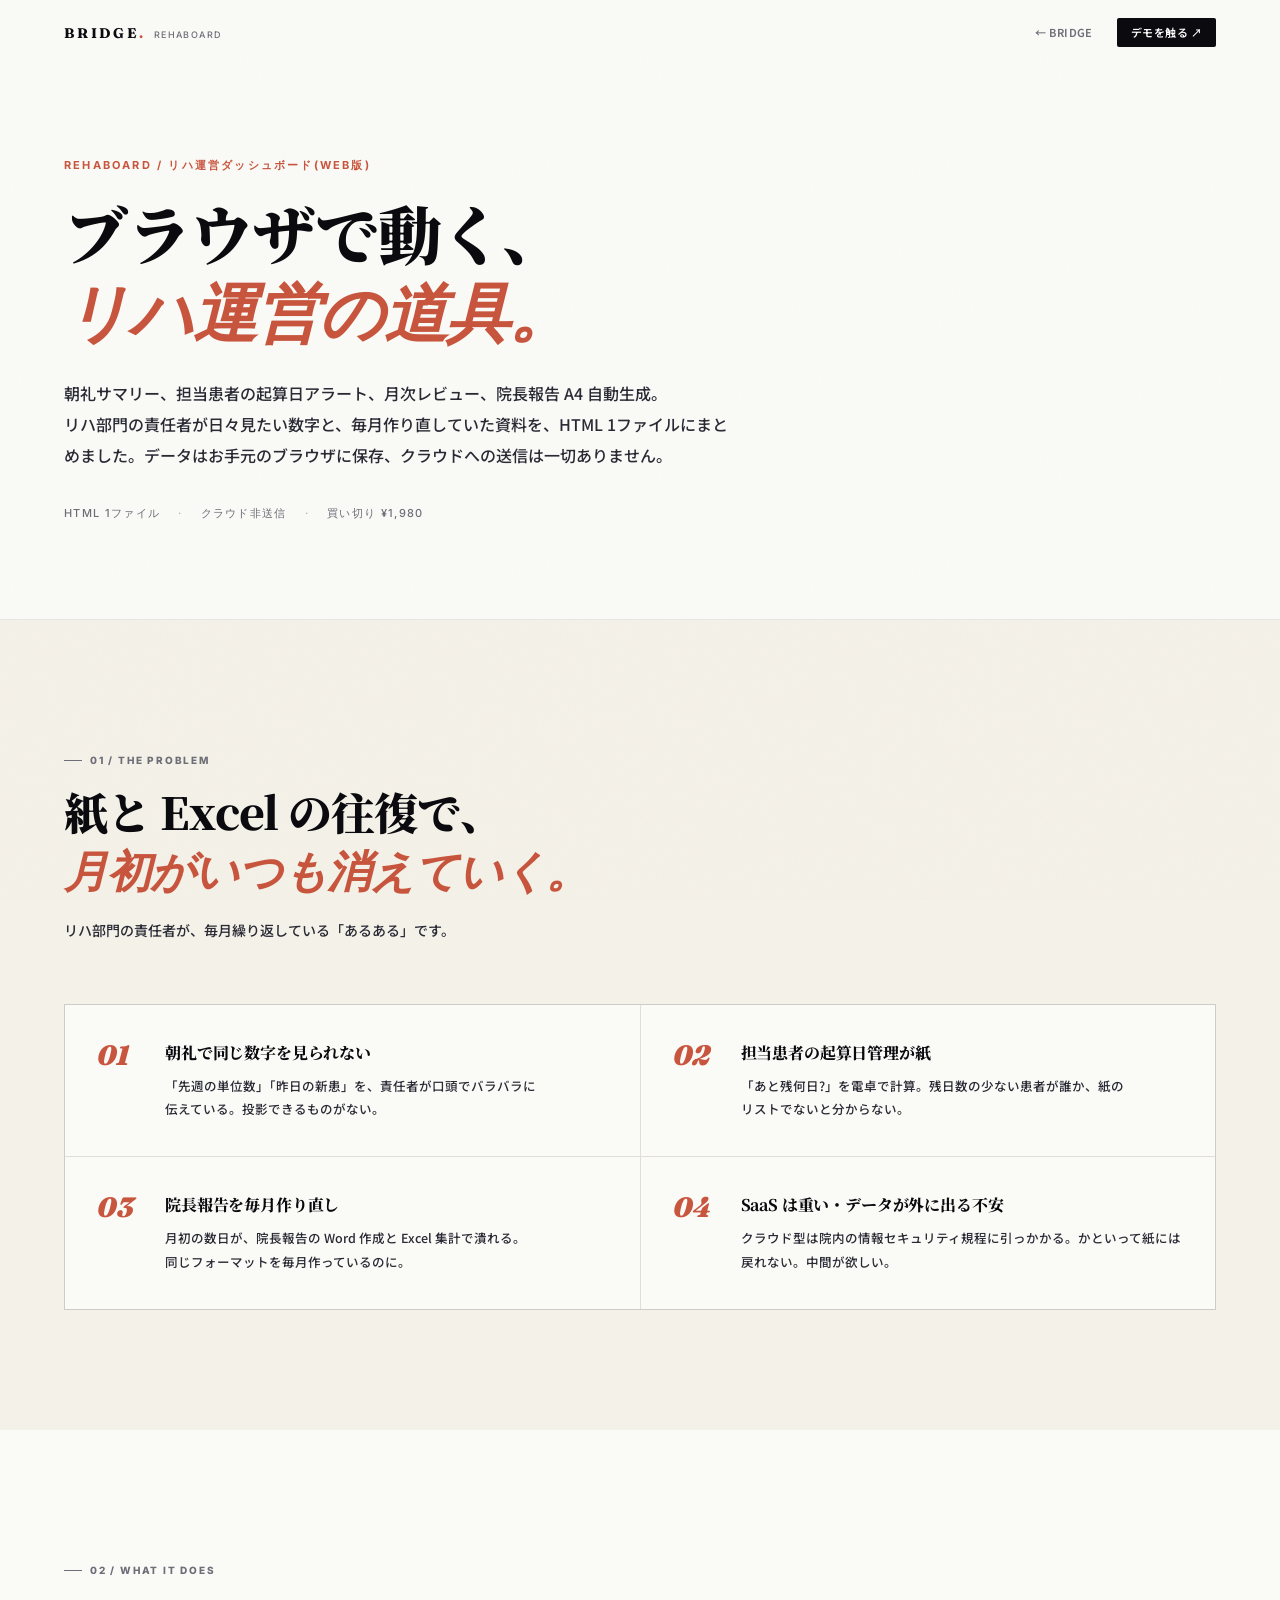
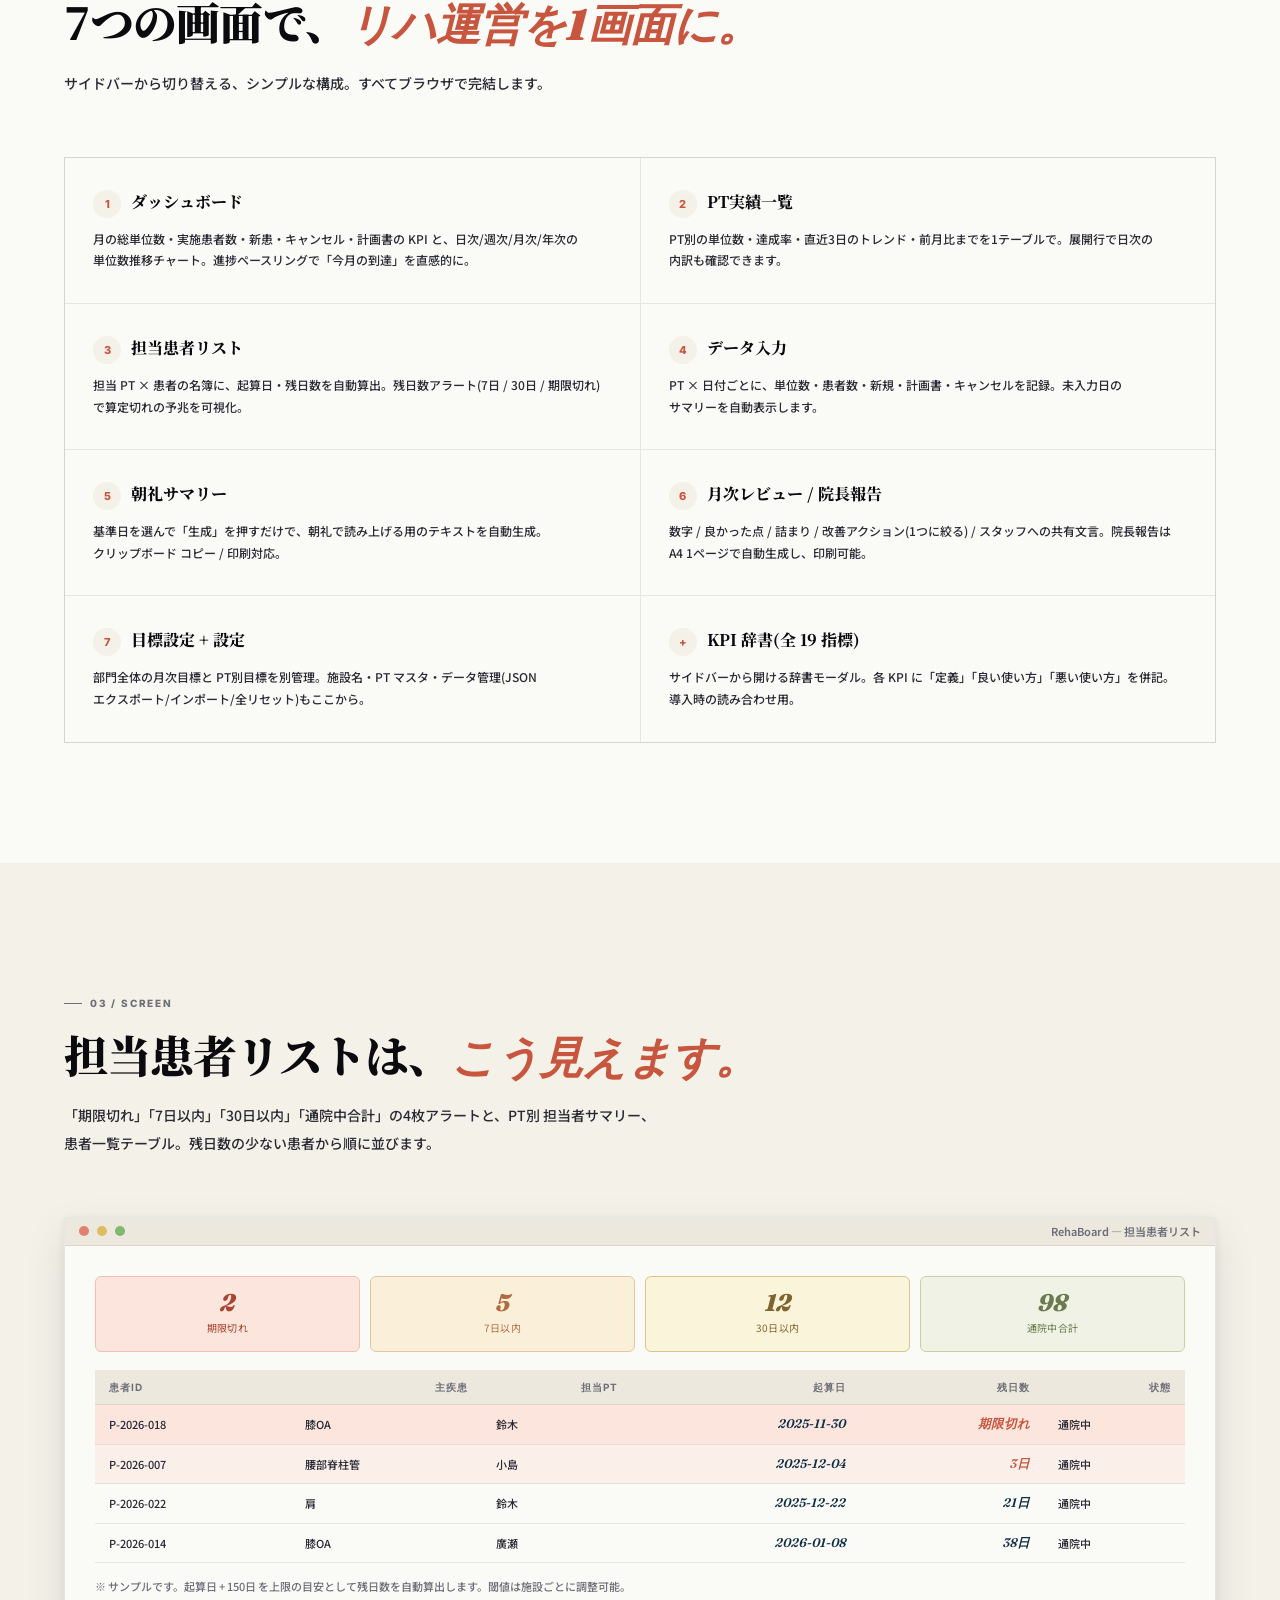
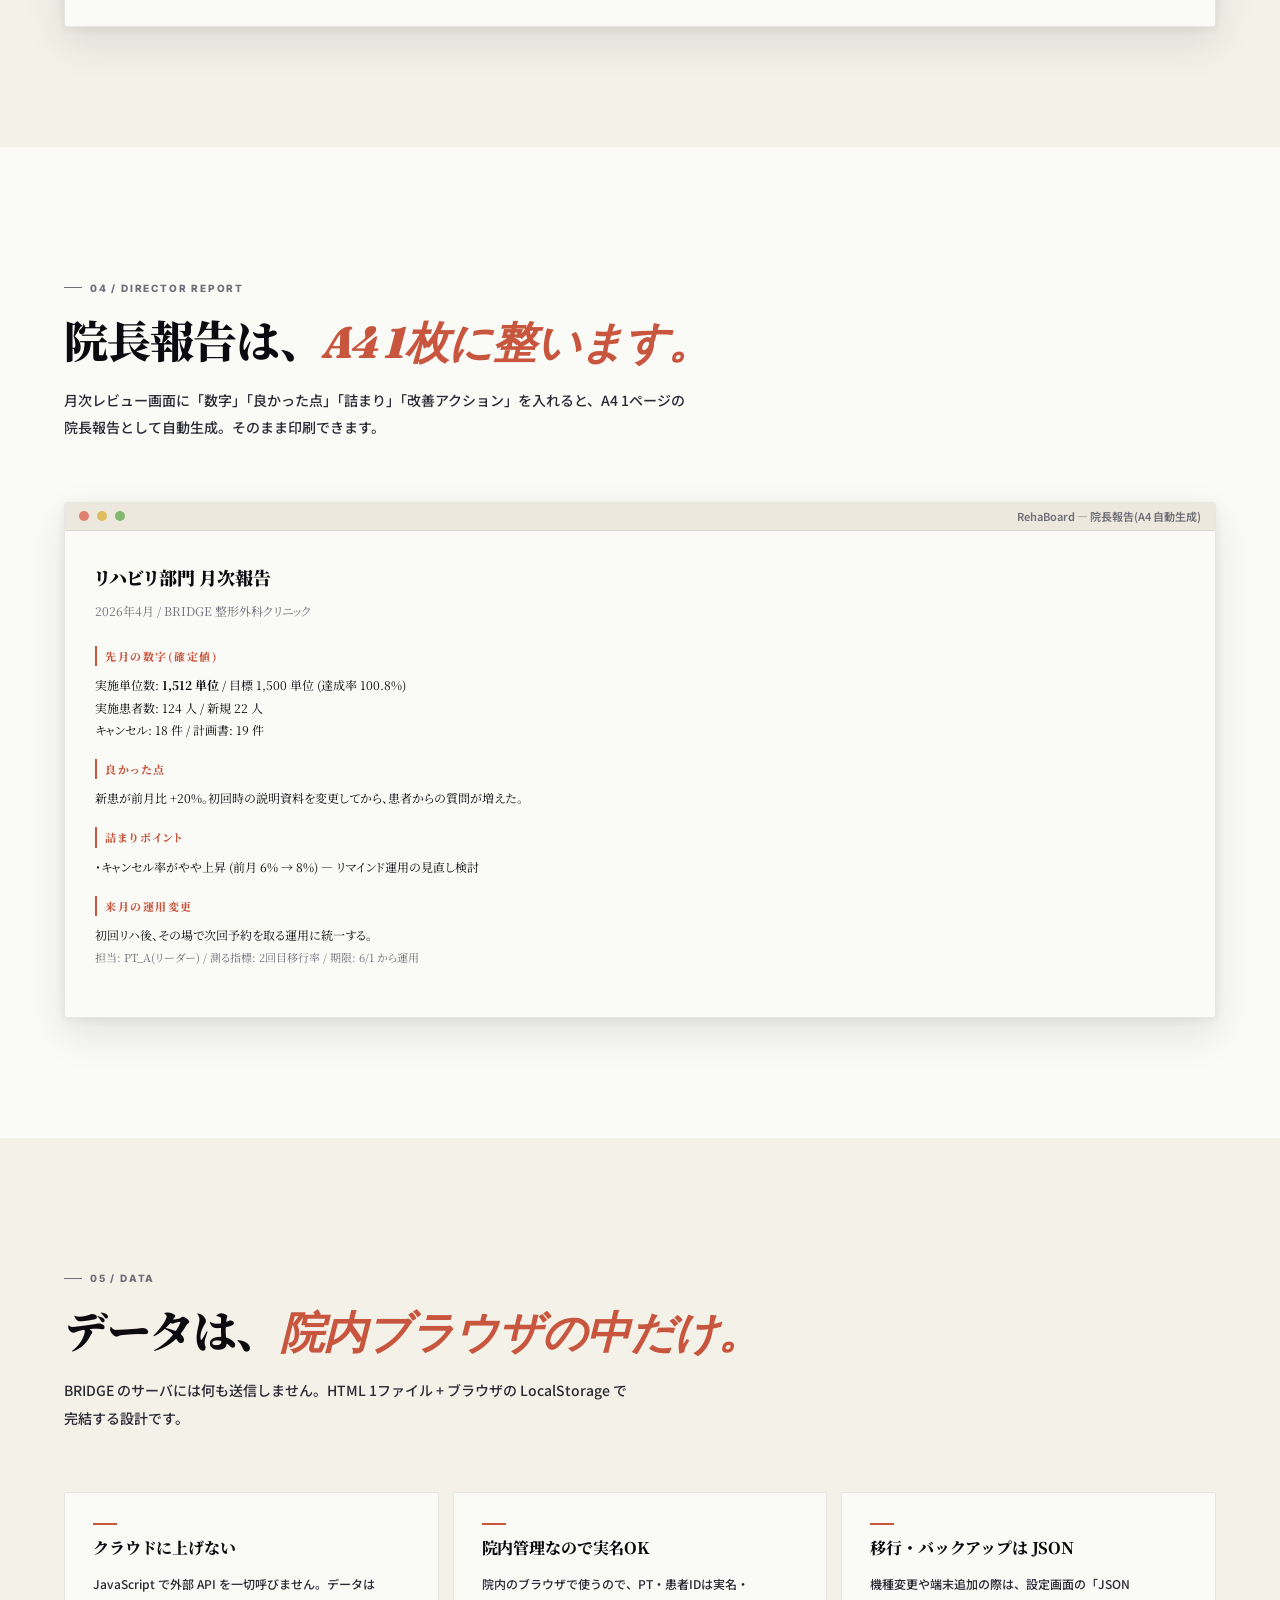
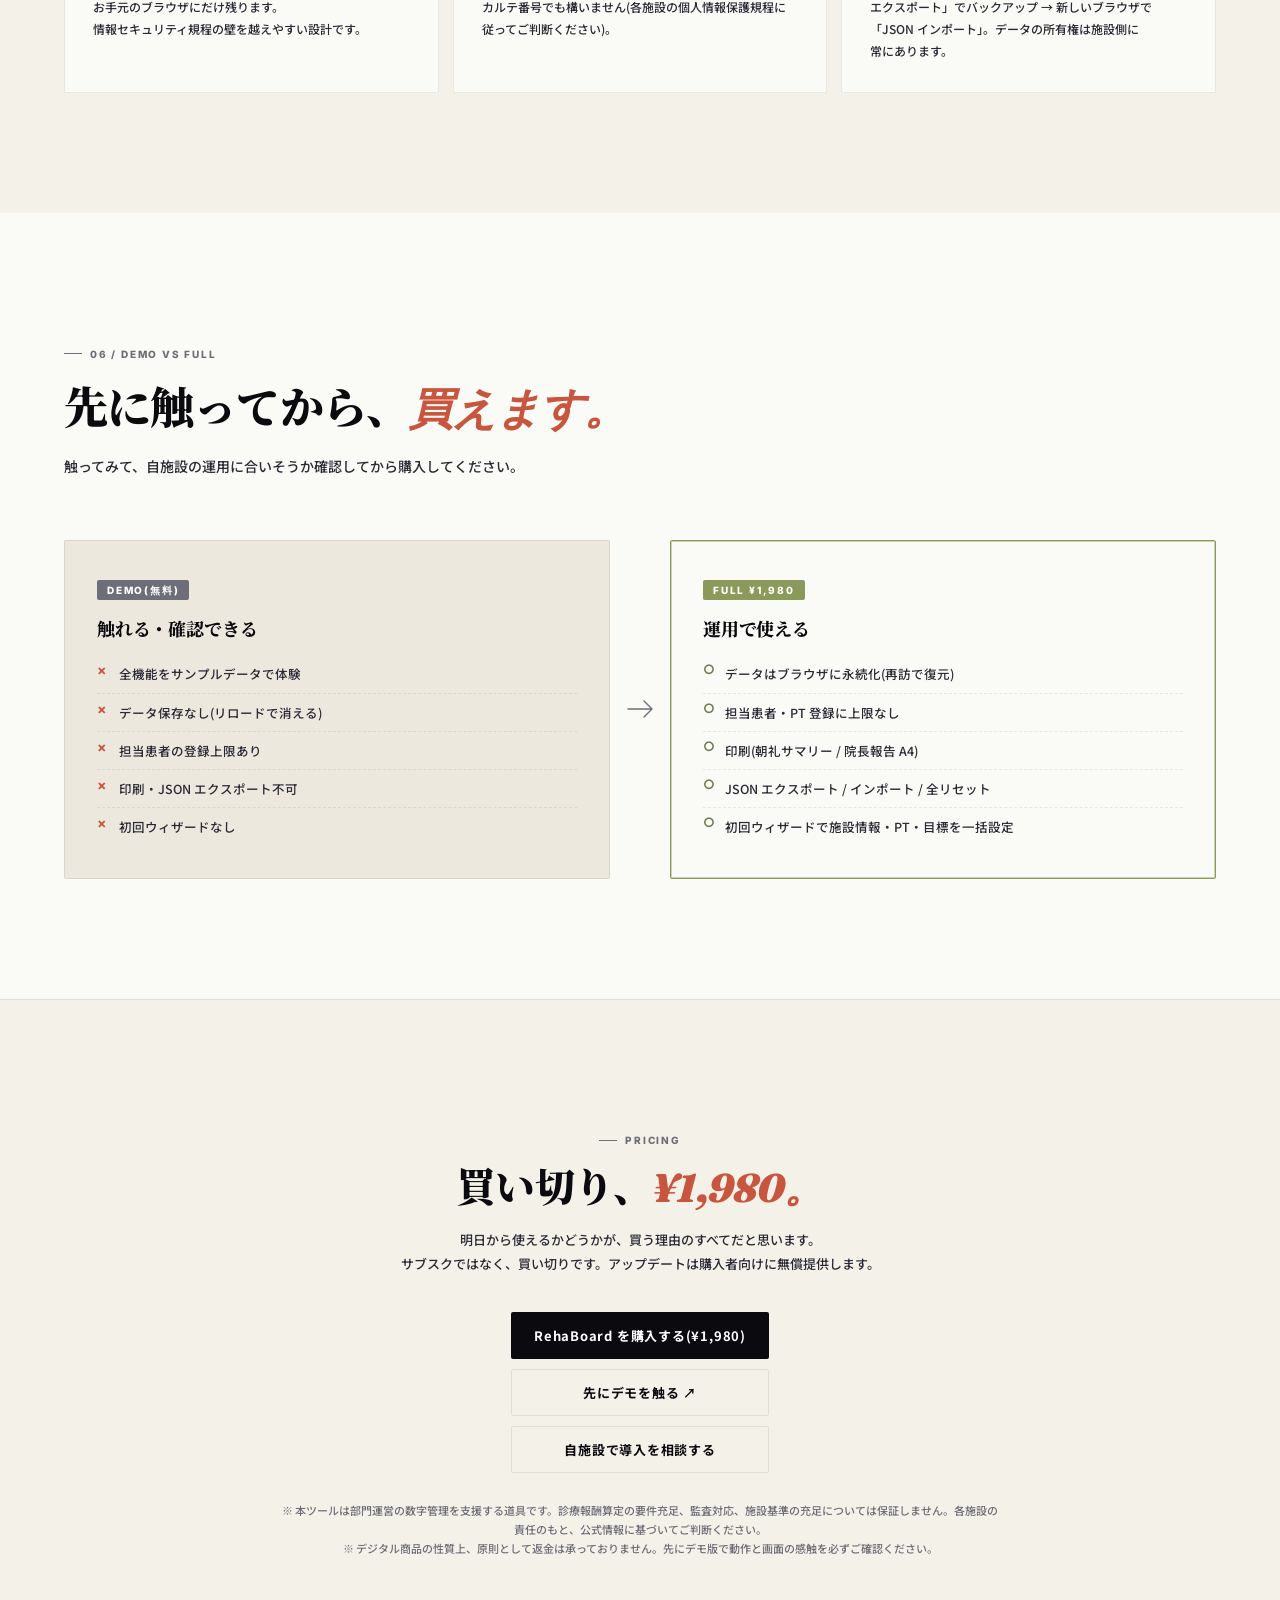
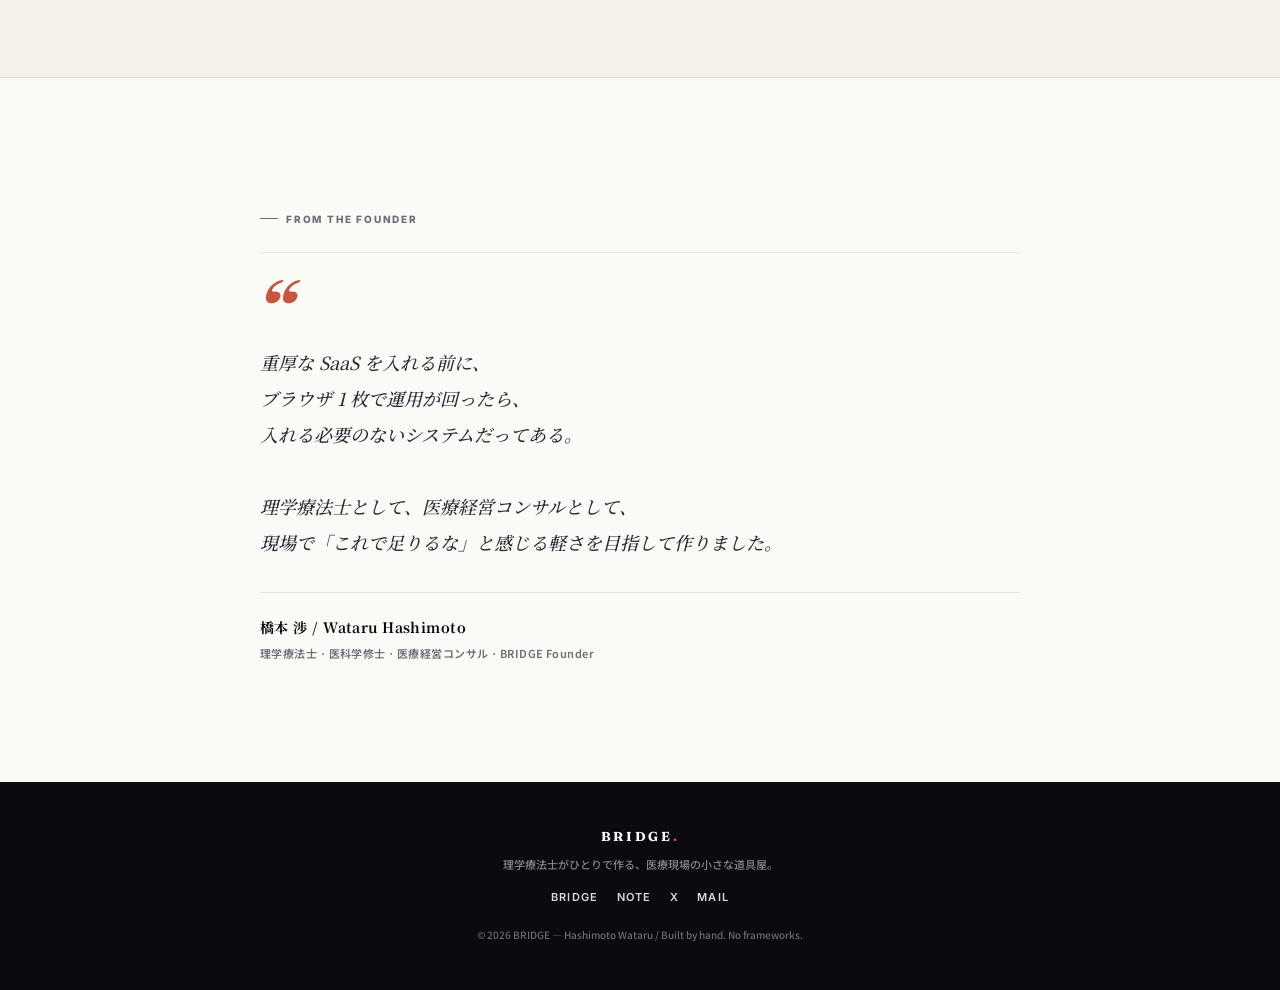
<file: rehaboard/index.html>
<!DOCTYPE html>
<html lang="ja">
<head>
<meta charset="UTF-8">
<meta name="viewport" content="width=device-width, initial-scale=1.0">
<title>RehaBoard — リハ運営ダッシュボード(Web版・買い切り ¥1,980)/ BRIDGE</title>
<meta name="description" content="ブラウザで動くリハ運営ダッシュボード。ダッシュボード・担当患者・月次レビュー・院長報告 A4 自動生成。データはお手元のブラウザに保存、クラウドへ送信なし。買い切り ¥1,980。">
<meta property="og:title" content="RehaBoard — リハ運営ダッシュボード(Web版・買い切り)">
<meta property="og:type" content="website">
<meta property="og:url" content="https://bridge-med.github.io/bridge-lp/rehaboard/">
<link rel="preconnect" href="https://fonts.googleapis.com">
<link rel="preconnect" href="https://fonts.gstatic.com" crossorigin>
<link href="https://fonts.googleapis.com/css2?family=Fraunces:ital,opsz,wght@0,9..144,400;0,9..144,700;0,9..144,800;0,9..144,900;1,9..144,400;1,9..144,700;1,9..144,900&family=Inter:wght@400;500;600;700;800;900&family=Noto+Sans+JP:wght@400;500;700;900&family=Noto+Serif+JP:wght@400;700;900&display=swap" rel="stylesheet">
<link rel="stylesheet" href="../shared/subpage.css">
</head>
<body>

<div class="progress" id="prog"></div>

<nav class="nav" id="nav">
  <a href="../index.html" class="nav-logo" data-link="bridge-lp">BRIDGE<span class="dot">.</span><span class="small">RehaBoard</span></a>
  <div class="nav-actions">
    <a href="../index.html" class="back" data-link="bridge-lp">← BRIDGE</a>
    <a href="https://bridge-med.github.io/rehaboard-demo/" target="_blank" class="cta" data-link="demo">デモを触る ↗</a>
  </div>
</nav>

<!-- HERO -->
<section class="hero">
  <div class="hero-inner">
    <div class="hero-eyebrow" data-reveal>RehaBoard / リハ運営ダッシュボード(Web版)</div>
    <h1 class="hero-h" data-reveal>
      ブラウザで動く、<br>
      <span class="em">リハ運営の道具。</span>
    </h1>
    <p class="hero-sub" data-reveal>
      朝礼サマリー、担当患者の起算日アラート、月次レビュー、院長報告 A4 自動生成。リハ部門の責任者が日々見たい数字と、毎月作り直していた資料を、HTML 1ファイルにまとめました。データはお手元のブラウザに保存、クラウドへの送信は一切ありません。
    </p>
    <div class="hero-meta" data-reveal>
      <span>HTML 1ファイル</span>
      <span>クラウド非送信</span>
      <span>買い切り ¥1,980</span>
    </div>
  </div>
</section>

<!-- 課題 -->
<section class="alt">
  <div class="s-inner">
    <div class="s-head" data-reveal>
      <div class="eyebrow kicker">01 / The Problem</div>
      <h2><span class="nowrap">紙と Excel の往復で、</span><span class="em nowrap">月初がいつも消えていく。</span></h2>
      <p>リハ部門の責任者が、毎月繰り返している「あるある」です。</p>
    </div>
    <div class="problems">
      <div class="problem-item" data-reveal>
        <div class="problem-num">01</div>
        <div class="problem-content">
          <h3>朝礼で同じ数字を見られない</h3>
          <p>「先週の単位数」「昨日の新患」を、責任者が口頭でバラバラに伝えている。投影できるものがない。</p>
        </div>
      </div>
      <div class="problem-item" data-reveal>
        <div class="problem-num">02</div>
        <div class="problem-content">
          <h3>担当患者の起算日管理が紙</h3>
          <p>「あと残何日?」を電卓で計算。残日数の少ない患者が誰か、紙のリストでないと分からない。</p>
        </div>
      </div>
      <div class="problem-item" data-reveal>
        <div class="problem-num">03</div>
        <div class="problem-content">
          <h3>院長報告を毎月作り直し</h3>
          <p>月初の数日が、院長報告の Word 作成と Excel 集計で潰れる。同じフォーマットを毎月作っているのに。</p>
        </div>
      </div>
      <div class="problem-item" data-reveal>
        <div class="problem-num">04</div>
        <div class="problem-content">
          <h3>SaaS は重い・データが外に出る不安</h3>
          <p>クラウド型は院内の情報セキュリティ規程に引っかかる。かといって紙には戻れない。中間が欲しい。</p>
        </div>
      </div>
    </div>
  </div>
</section>

<!-- 機能 -->
<section>
  <div class="s-inner">
    <div class="s-head" data-reveal>
      <div class="eyebrow kicker">02 / What it Does</div>
      <h2><span class="nowrap">7つの画面で、</span><span class="em nowrap">リハ運営を1画面に。</span></h2>
      <p>サイドバーから切り替える、シンプルな構成。すべてブラウザで完結します。</p>
    </div>

    <div class="feat-grid" data-reveal>
      <div class="feat-item">
        <h4 class="feat-h"><span class="ic">1</span>ダッシュボード</h4>
        <p class="feat-d">月の総単位数・実施患者数・新患・キャンセル・計画書の KPI と、日次/週次/月次/年次の単位数推移チャート。進捗ペースリングで「今月の到達」を直感的に。</p>
      </div>
      <div class="feat-item">
        <h4 class="feat-h"><span class="ic">2</span>PT実績一覧</h4>
        <p class="feat-d">PT別の単位数・達成率・直近3日のトレンド・前月比までを1テーブルで。展開行で日次の内訳も確認できます。</p>
      </div>
      <div class="feat-item">
        <h4 class="feat-h"><span class="ic">3</span>担当患者リスト</h4>
        <p class="feat-d">担当 PT × 患者の名簿に、起算日・残日数を自動算出。残日数アラート(7日 / 30日 / 期限切れ)で算定切れの予兆を可視化。</p>
      </div>
      <div class="feat-item">
        <h4 class="feat-h"><span class="ic">4</span>データ入力</h4>
        <p class="feat-d">PT × 日付ごとに、単位数・患者数・新規・計画書・キャンセルを記録。未入力日のサマリーを自動表示します。</p>
      </div>
      <div class="feat-item">
        <h4 class="feat-h"><span class="ic">5</span>朝礼サマリー</h4>
        <p class="feat-d">基準日を選んで「生成」を押すだけで、朝礼で読み上げる用のテキストを自動生成。クリップボード コピー / 印刷対応。</p>
      </div>
      <div class="feat-item">
        <h4 class="feat-h"><span class="ic">6</span>月次レビュー / 院長報告</h4>
        <p class="feat-d">数字 / 良かった点 / 詰まり / 改善アクション(1つに絞る) / スタッフへの共有文言。院長報告は A4 1ページで自動生成し、印刷可能。</p>
      </div>
      <div class="feat-item">
        <h4 class="feat-h"><span class="ic">7</span>目標設定 + 設定</h4>
        <p class="feat-d">部門全体の月次目標と PT別目標を別管理。施設名・PT マスタ・データ管理(JSON エクスポート/インポート/全リセット)もここから。</p>
      </div>
      <div class="feat-item">
        <h4 class="feat-h"><span class="ic">+</span>KPI 辞書(全 19 指標)</h4>
        <p class="feat-d">サイドバーから開ける辞書モーダル。各 KPI に「定義」「良い使い方」「悪い使い方」を併記。導入時の読み合わせ用。</p>
      </div>
    </div>
  </div>
</section>

<!-- 画面のイメージ(SVG モック) -->
<section class="alt">
  <div class="s-inner">
    <div class="s-head" data-reveal>
      <div class="eyebrow kicker">03 / Screen</div>
      <h2><span class="nowrap">担当患者リストは、</span><span class="em nowrap">こう見えます。</span></h2>
      <p>「期限切れ」「7日以内」「30日以内」「通院中合計」の4枚アラートと、PT別 担当者サマリー、患者一覧テーブル。残日数の少ない患者から順に並びます。</p>
    </div>

    <div class="mock-wrap" data-reveal>
      <div class="mock-bar"><i></i><i></i><i></i><span class="mock-title">RehaBoard — 担当患者リスト</span></div>
      <div class="mock-content">
        <div style="display:grid;grid-template-columns:repeat(4,1fr);gap:10px;margin-bottom:18px;">
          <div style="padding:14px;border-radius:6px;background:#FBE5DD;color:#A8442F;text-align:center;border:1px solid #F0C0B0">
            <div style="font:800 italic 24px/1 'Fraunces',serif;">2</div>
            <div style="font-size:10px;letter-spacing:0.04em;margin-top:4px;">期限切れ</div>
          </div>
          <div style="padding:14px;border-radius:6px;background:#FAEFD8;color:#B26B40;text-align:center;border:1px solid #E5C5A0">
            <div style="font:800 italic 24px/1 'Fraunces',serif;">5</div>
            <div style="font-size:10px;letter-spacing:0.04em;margin-top:4px;">7日以内</div>
          </div>
          <div style="padding:14px;border-radius:6px;background:#FAF5DA;color:#806430;text-align:center;border:1px solid #D8C290">
            <div style="font:800 italic 24px/1 'Fraunces',serif;">12</div>
            <div style="font-size:10px;letter-spacing:0.04em;margin-top:4px;">30日以内</div>
          </div>
          <div style="padding:14px;border-radius:6px;background:#EFF2E4;color:#6B7A4F;text-align:center;border:1px solid #C5D2A8">
            <div style="font:800 italic 24px/1 'Fraunces',serif;">98</div>
            <div style="font-size:10px;letter-spacing:0.04em;margin-top:4px;">通院中合計</div>
          </div>
        </div>
        <table class="cmp-table" style="font-size:11px;">
          <thead><tr><th>患者ID</th><th>主疾患</th><th>担当PT</th><th>起算日</th><th>残日数</th><th>状態</th></tr></thead>
          <tbody>
            <tr style="background:#FBE5DD"><td>P-2026-018</td><td>膝OA</td><td>鈴木</td><td class="num">2025-11-30</td><td class="num delta-down">期限切れ</td><td>通院中</td></tr>
            <tr style="background:#FBEFEA"><td>P-2026-007</td><td>腰部脊柱管</td><td>小島</td><td class="num">2025-12-04</td><td class="num delta-down">3日</td><td>通院中</td></tr>
            <tr><td>P-2026-022</td><td>肩</td><td>鈴木</td><td class="num">2025-12-22</td><td class="num">21日</td><td>通院中</td></tr>
            <tr><td>P-2026-014</td><td>膝OA</td><td>廣瀬</td><td class="num">2026-01-08</td><td class="num">38日</td><td>通院中</td></tr>
          </tbody>
        </table>
        <p class="cmp-note" style="margin-top:14px">※ サンプルです。起算日 + 150日 を上限の目安として残日数を自動算出します。閾値は施設ごとに調整可能。</p>
      </div>
    </div>
  </div>
</section>

<!-- 院長報告 A4 -->
<section>
  <div class="s-inner">
    <div class="s-head" data-reveal>
      <div class="eyebrow kicker">04 / Director Report</div>
      <h2><span class="nowrap">院長報告は、</span><span class="em nowrap">A4 1枚に整います。</span></h2>
      <p>月次レビュー画面に「数字」「良かった点」「詰まり」「改善アクション」を入れると、A4 1ページの院長報告として自動生成。そのまま印刷できます。</p>
    </div>

    <div class="mock-wrap" data-reveal>
      <div class="mock-bar"><i></i><i></i><i></i><span class="mock-title">RehaBoard — 院長報告(A4 自動生成)</span></div>
      <div class="mock-content" style="background:#FAFAF7;font-family:'Noto Serif JP',serif;color:#0A0A0F;line-height:1.85;">
        <h3 style="margin:0 0 6px 0;font-weight:900;font-size:18px;">リハビリ部門 月次報告</h3>
        <div style="font-size:12px;color:#6E6E78;margin-bottom:24px;">2026年4月 / BRIDGE 整形外科クリニック</div>

        <div style="margin-bottom:18px;">
          <div style="font-weight:800;font-size:11px;letter-spacing:0.14em;color:#C8553D;border-left:2px solid #C8553D;padding-left:8px;margin-bottom:8px;">先月の数字(確定値)</div>
          <div style="font-size:12px;">
            実施単位数: <strong>1,512 単位</strong> / 目標 1,500 単位 (達成率 100.8%)<br>
            実施患者数: 124 人 / 新規 22 人<br>
            キャンセル: 18 件 / 計画書: 19 件
          </div>
        </div>

        <div style="margin-bottom:18px;">
          <div style="font-weight:800;font-size:11px;letter-spacing:0.14em;color:#C8553D;border-left:2px solid #C8553D;padding-left:8px;margin-bottom:8px;">良かった点</div>
          <div style="font-size:12px;">新患が前月比 +20%。初回時の説明資料を変更してから、患者からの質問が増えた。</div>
        </div>

        <div style="margin-bottom:18px;">
          <div style="font-weight:800;font-size:11px;letter-spacing:0.14em;color:#C8553D;border-left:2px solid #C8553D;padding-left:8px;margin-bottom:8px;">詰まりポイント</div>
          <div style="font-size:12px;">・キャンセル率がやや上昇 (前月 6% → 8%) — リマインド運用の見直し検討</div>
        </div>

        <div style="margin-bottom:18px;">
          <div style="font-weight:800;font-size:11px;letter-spacing:0.14em;color:#C8553D;border-left:2px solid #C8553D;padding-left:8px;margin-bottom:8px;">来月の運用変更</div>
          <div style="font-size:12px;">
            初回リハ後、その場で次回予約を取る運用に統一する。<br>
            <span style="color:#6E6E78;font-size:11px;">担当: PT_A(リーダー) / 測る指標: 2回目移行率 / 期限: 6/1 から運用</span>
          </div>
        </div>
      </div>
    </div>
  </div>
</section>

<!-- データ安心 -->
<section class="alt">
  <div class="s-inner">
    <div class="s-head" data-reveal>
      <div class="eyebrow kicker">05 / Data</div>
      <h2><span class="nowrap">データは、</span><span class="em nowrap">院内ブラウザの中だけ。</span></h2>
      <p>BRIDGE のサーバには何も送信しません。HTML 1ファイル + ブラウザの LocalStorage で完結する設計です。</p>
    </div>
    <div class="phil-grid" data-reveal>
      <div class="phil-card"><h3>クラウドに上げない</h3><p>JavaScript で外部 API を一切呼びません。データはお手元のブラウザにだけ残ります。情報セキュリティ規程の壁を越えやすい設計です。</p></div>
      <div class="phil-card"><h3>院内管理なので実名OK</h3><p>院内のブラウザで使うので、PT・患者IDは実名・カルテ番号でも構いません(各施設の個人情報保護規程に従ってご判断ください)。</p></div>
      <div class="phil-card"><h3>移行・バックアップは JSON</h3><p>機種変更や端末追加の際は、設定画面の「JSON エクスポート」でバックアップ → 新しいブラウザで「JSON インポート」。データの所有権は施設側に常にあります。</p></div>
    </div>
  </div>
</section>

<!-- デモ vs 商品 -->
<section>
  <div class="s-inner">
    <div class="s-head" data-reveal>
      <div class="eyebrow kicker">06 / Demo vs Full</div>
      <h2><span class="nowrap">先に触ってから、</span><span class="em nowrap">買えます。</span></h2>
      <p>触ってみて、自施設の運用に合いそうか確認してから購入してください。</p>
    </div>

    <div class="ba-grid" data-reveal>
      <div class="ba-col before">
        <span class="ba-tag">Demo(無料)</span>
        <h3>触れる・確認できる</h3>
        <ul>
          <li>全機能をサンプルデータで体験</li>
          <li>データ保存なし(リロードで消える)</li>
          <li>担当患者の登録上限あり</li>
          <li>印刷・JSON エクスポート不可</li>
          <li>初回ウィザードなし</li>
        </ul>
      </div>
      <div class="ba-arrow" aria-hidden="true">
        <svg viewBox="0 0 36 36" fill="none" stroke="currentColor" stroke-width="1.4" stroke-linecap="round" stroke-linejoin="round"><path d="M6 18 H30 M22 10 L30 18 L22 26"/></svg>
      </div>
      <div class="ba-col after">
        <span class="ba-tag">Full ¥1,980</span>
        <h3>運用で使える</h3>
        <ul>
          <li>データはブラウザに永続化(再訪で復元)</li>
          <li>担当患者・PT 登録に上限なし</li>
          <li>印刷(朝礼サマリー / 院長報告 A4)</li>
          <li>JSON エクスポート / インポート / 全リセット</li>
          <li>初回ウィザードで施設情報・PT・目標を一括設定</li>
        </ul>
      </div>
    </div>
  </div>
</section>

<!-- CTA -->
<section class="buy">
  <div data-reveal>
    <div class="eyebrow kicker" style="display:inline-flex;justify-content:center;color:var(--ink-3);margin-bottom:14px">Pricing</div>
    <h2 style="font:900 clamp(24px,3.6vw,40px)/1.3 var(--serif-jp);color:var(--ink);margin-bottom:14px;letter-spacing:-0.02em"><span class="nowrap">買い切り、</span><span class="em nowrap">¥1,980。</span></h2>
    <p style="font:500 13px/1.85 var(--sans-jp);color:var(--ink-2);max-width:580px;margin:0 auto 36px">
      明日から使えるかどうかが、買う理由のすべてだと思います。<br class="br-pc">
      サブスクではなく、買い切りです。アップデートは購入者向けに無償提供します。
    </p>
    <div class="cta-actions-c" style="flex-direction:column;max-width:480px;margin:0 auto 28px">
      <a class="buy-btn primary" href="https://note.com/prime_duck4944/n/n8cb6d8a2de9c" target="_blank" rel="noopener" data-link="purchase-rehaboard" style="width:100%">RehaBoard を購入する(¥1,980)</a>
      <a class="buy-btn ghost" href="https://bridge-med.github.io/rehaboard-demo/" target="_blank" rel="noopener" data-link="demo" style="width:100%">先にデモを触る ↗</a>
      <a class="buy-btn ghost" href="../index.html#contact" data-link="consult-all" style="width:100%">自施設で導入を相談する</a>
    </div>
    <p class="buy-note">
      ※ 本ツールは部門運営の数字管理を支援する道具です。診療報酬算定の要件充足、監査対応、施設基準の充足については保証しません。各施設の責任のもと、公式情報に基づいてご判断ください。<br>
      ※ デジタル商品の性質上、原則として返金は承っておりません。先にデモ版で動作と画面の感触を必ずご確認ください。
    </p>
  </div>
</section>

<!-- Founder -->
<section class="founder">
  <div class="founder-inner" data-reveal>
    <div class="eyebrow kicker">From the Founder</div>
    <p class="founder-quote">
      重厚な SaaS を入れる前に、<br>
      ブラウザ 1 枚で運用が回ったら、<br>
      入れる必要のないシステムだってある。<br><br>
      理学療法士として、医療経営コンサルとして、<br>
      現場で「これで足りるな」と感じる軽さを目指して作りました。
    </p>
    <div class="founder-meta">
      <strong>橋本 渉 / Wataru Hashimoto</strong>
      理学療法士 · 医科学修士 · 医療経営コンサル · BRIDGE Founder
    </div>
  </div>
</section>

<footer class="foot">
  <div class="foot-brand">BRIDGE<span class="dot">.</span></div>
  <div class="foot-tag">理学療法士がひとりで作る、医療現場の小さな道具屋。</div>
  <div class="foot-links">
    <a href="../index.html" data-link="bridge-lp">BRIDGE</a>
    <a href="https://note.com/prime_duck4944" target="_blank">Note</a>
    <a href="https://x.com/WataruPT1013" target="_blank">X</a>
    <a href="mailto:h.w19961013@gmail.com">Mail</a>
  </div>
  <div style="margin-top:24px;font:500 10px/1.5 var(--sans-jp);color:rgba(255,255,255,0.4)">© 2026 BRIDGE — Hashimoto Wataru / Built by hand. No frameworks.</div>
</footer>

<script src="../shared/subpage.js"></script>
</body>
</html>
</file>
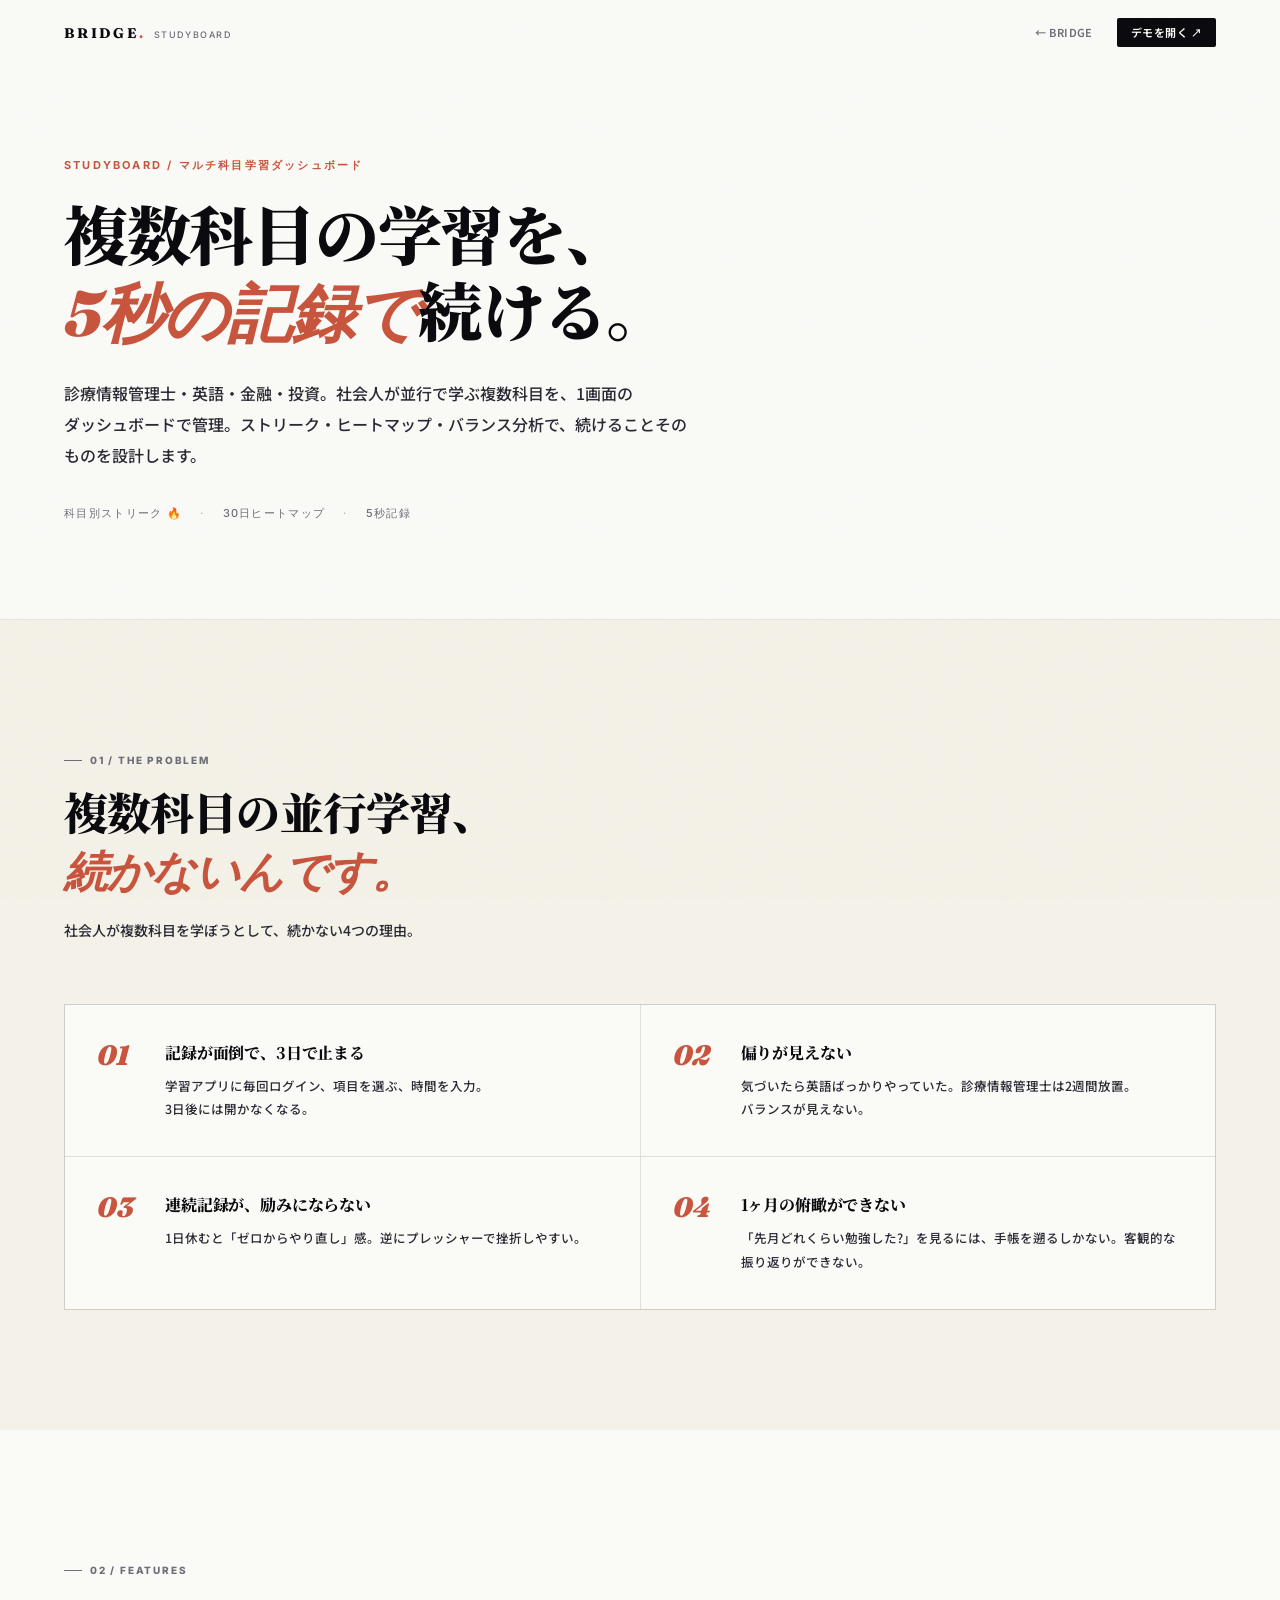
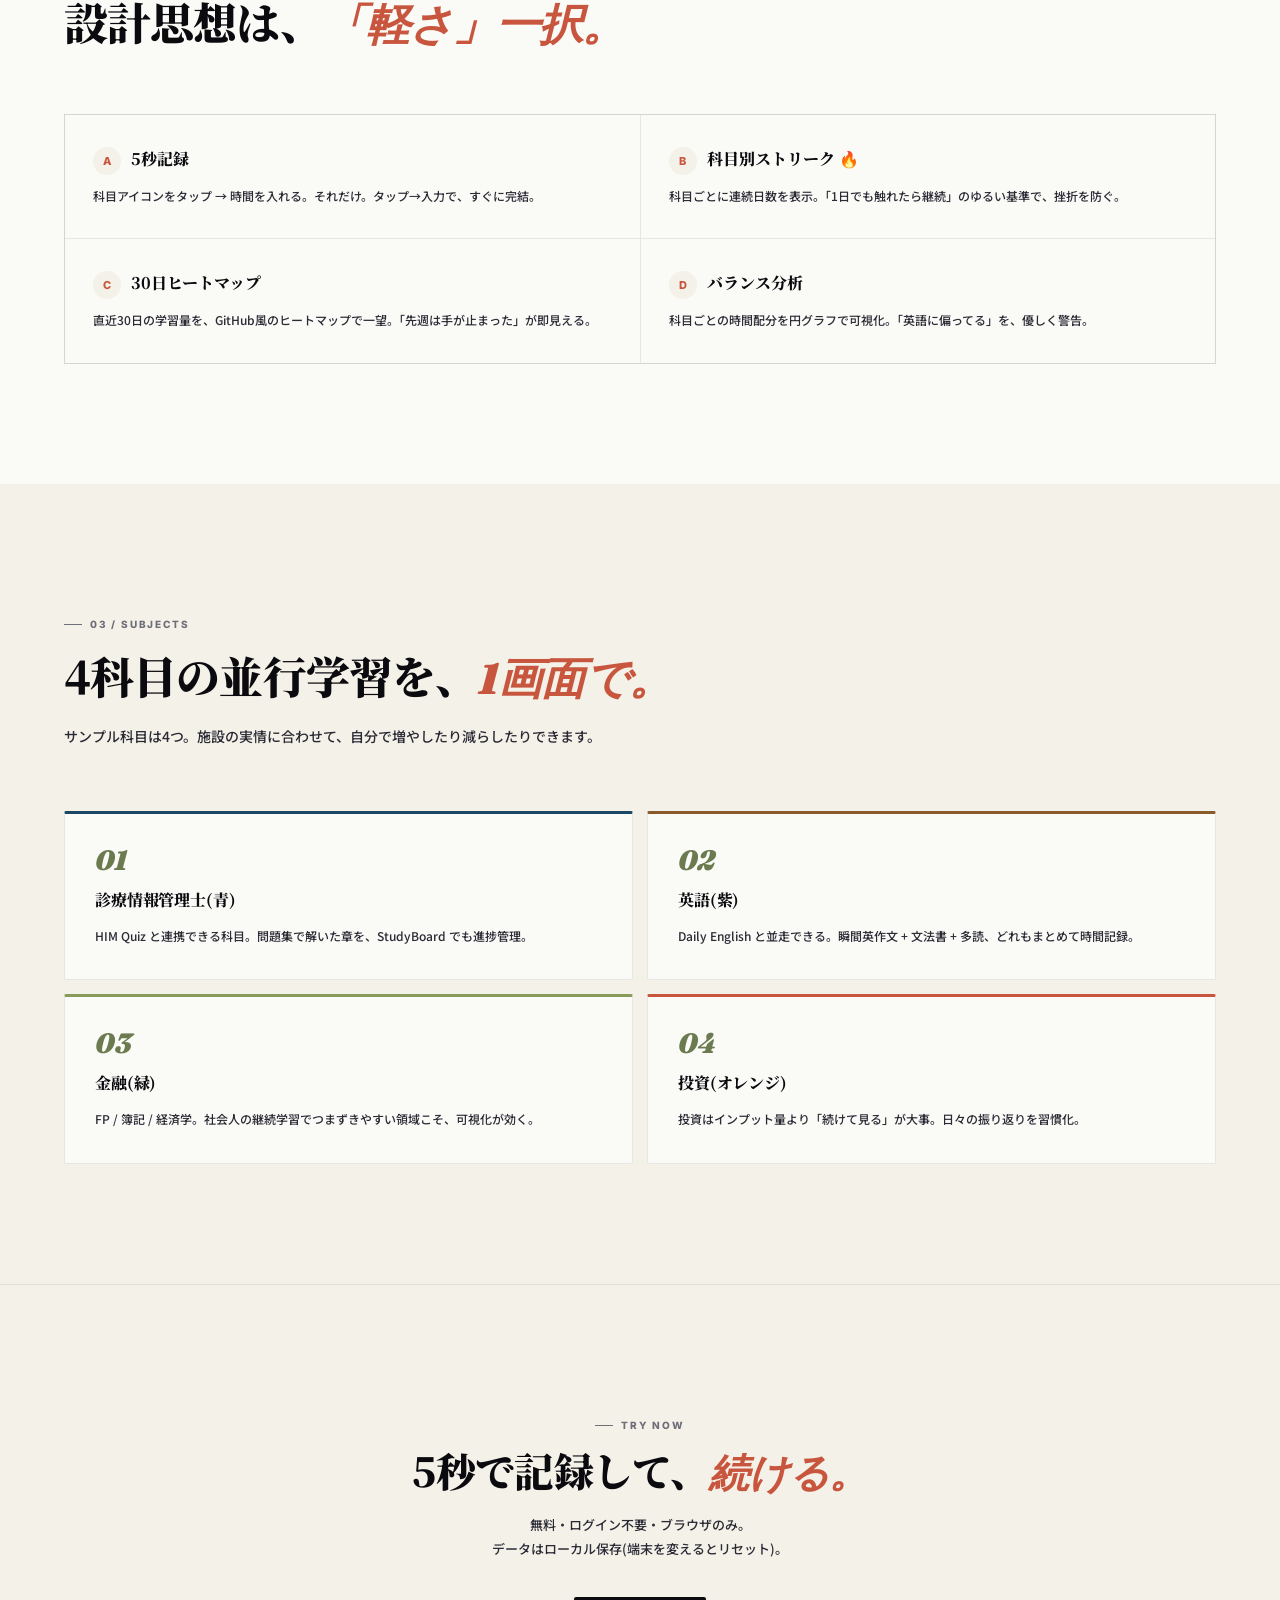
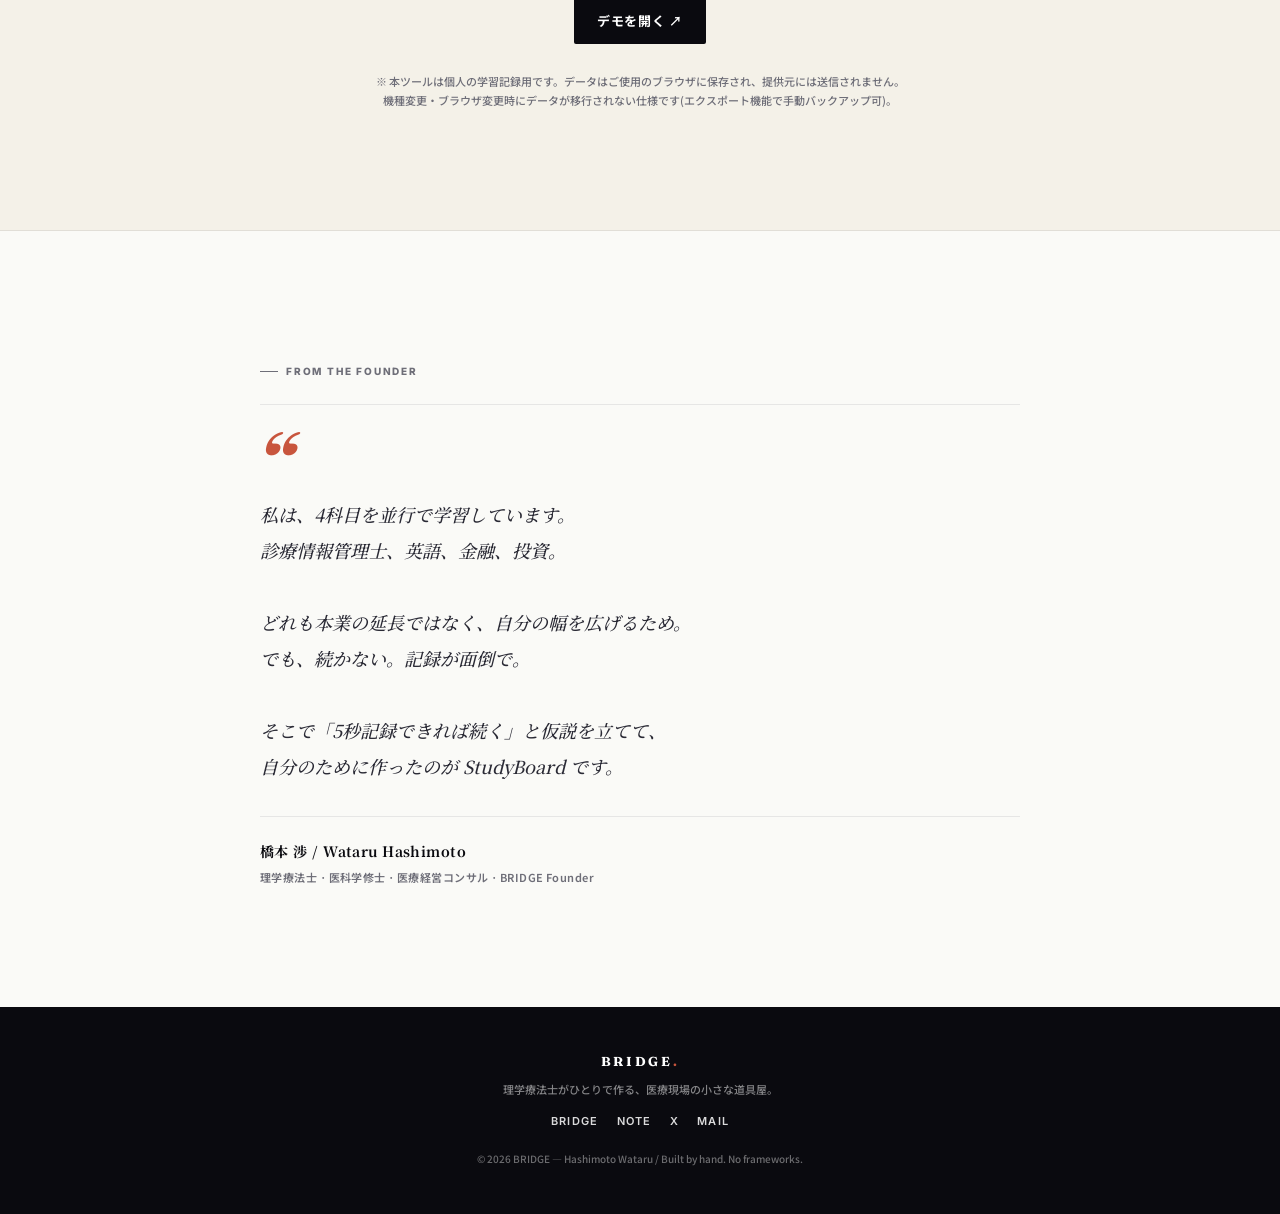
<file: study-board/index.html>
<!DOCTYPE html>
<html lang="ja">
<head>
<meta charset="UTF-8">
<meta name="viewport" content="width=device-width, initial-scale=1.0">
<title>StudyBoard — マルチ科目学習ダッシュボード / BRIDGE</title>
<meta name="description" content="複数科目を並行学習する社会人のためのダッシュボード。ストリーク・30日ヒートマップ・バランス分析。5秒記録、無料公開中。">
<meta property="og:title" content="StudyBoard — マルチ科目学習ダッシュボード">
<meta property="og:type" content="website">
<meta property="og:url" content="https://bridge-med.github.io/bridge-lp/study-board/">
<link rel="preconnect" href="https://fonts.googleapis.com">
<link rel="preconnect" href="https://fonts.gstatic.com" crossorigin>
<link href="https://fonts.googleapis.com/css2?family=Fraunces:ital,opsz,wght@0,9..144,400;0,9..144,700;0,9..144,800;0,9..144,900;1,9..144,400;1,9..144,700;1,9..144,900&family=Inter:wght@400;500;600;700;800;900&family=Noto+Sans+JP:wght@400;500;700;900&family=Noto+Serif+JP:wght@400;700;900&display=swap" rel="stylesheet">
<link rel="stylesheet" href="../shared/subpage.css">
</head>
<body>

<div class="progress" id="prog"></div>
<nav class="nav" id="nav">
  <a href="../index.html" class="nav-logo" data-link="bridge-lp">BRIDGE<span class="dot">.</span><span class="small">StudyBoard</span></a>
  <div class="nav-actions">
    <a href="../index.html" class="back" data-link="bridge-lp">← BRIDGE</a>
    <a href="https://bridge-med.github.io/study-board/" target="_blank" class="cta" data-link="demo">デモを開く ↗</a>
  </div>
</nav>

<section class="hero">
  <div class="hero-inner">
    <div class="hero-eyebrow" data-reveal>StudyBoard / マルチ科目学習ダッシュボード</div>
    <h1 class="hero-h" data-reveal>
      複数科目の学習を、<br>
      <span class="em">5秒の記録で</span>続ける。
    </h1>
    <p class="hero-sub" data-reveal>
      診療情報管理士・英語・金融・投資。社会人が並行で学ぶ複数科目を、1画面のダッシュボードで管理。ストリーク・ヒートマップ・バランス分析で、続けることそのものを設計します。
    </p>
    <div class="hero-meta" data-reveal>
      <span>科目別ストリーク 🔥</span>
      <span>30日ヒートマップ</span>
      <span>5秒記録</span>
    </div>
  </div>
</section>

<section class="alt">
  <div class="s-inner">
    <div class="s-head" data-reveal>
      <div class="eyebrow kicker">01 / The Problem</div>
      <h2><span class="nowrap">複数科目の並行学習、</span><span class="em nowrap">続かないんです。</span></h2>
      <p>社会人が複数科目を学ぼうとして、続かない4つの理由。</p>
    </div>
    <div class="problems">
      <div class="problem-item" data-reveal>
        <div class="problem-num">01</div>
        <div class="problem-content">
          <h3>記録が面倒で、3日で止まる</h3>
          <p>学習アプリに毎回ログイン、項目を選ぶ、時間を入力。3日後には開かなくなる。</p>
        </div>
      </div>
      <div class="problem-item" data-reveal>
        <div class="problem-num">02</div>
        <div class="problem-content">
          <h3>偏りが見えない</h3>
          <p>気づいたら英語ばっかりやっていた。診療情報管理士は2週間放置。バランスが見えない。</p>
        </div>
      </div>
      <div class="problem-item" data-reveal>
        <div class="problem-num">03</div>
        <div class="problem-content">
          <h3>連続記録が、励みにならない</h3>
          <p>1日休むと「ゼロからやり直し」感。逆にプレッシャーで挫折しやすい。</p>
        </div>
      </div>
      <div class="problem-item" data-reveal>
        <div class="problem-num">04</div>
        <div class="problem-content">
          <h3>1ヶ月の俯瞰ができない</h3>
          <p>「先月どれくらい勉強した?」を見るには、手帳を遡るしかない。客観的な振り返りができない。</p>
        </div>
      </div>
    </div>
  </div>
</section>

<section>
  <div class="s-inner">
    <div class="s-head" data-reveal>
      <div class="eyebrow kicker">02 / Features</div>
      <h2><span class="nowrap">設計思想は、</span><span class="em nowrap">「軽さ」一択。</span></h2>
    </div>
    <div class="feat-grid" data-reveal>
      <div class="feat-item">
        <h4 class="feat-h"><span class="ic">A</span>5秒記録</h4>
        <p class="feat-d">科目アイコンをタップ → 時間を入れる。それだけ。タップ→入力で、すぐに完結。</p>
      </div>
      <div class="feat-item">
        <h4 class="feat-h"><span class="ic">B</span>科目別ストリーク 🔥</h4>
        <p class="feat-d">科目ごとに連続日数を表示。「1日でも触れたら継続」のゆるい基準で、挫折を防ぐ。</p>
      </div>
      <div class="feat-item">
        <h4 class="feat-h"><span class="ic">C</span>30日ヒートマップ</h4>
        <p class="feat-d">直近30日の学習量を、GitHub風のヒートマップで一望。「先週は手が止まった」が即見える。</p>
      </div>
      <div class="feat-item">
        <h4 class="feat-h"><span class="ic">D</span>バランス分析</h4>
        <p class="feat-d">科目ごとの時間配分を円グラフで可視化。「英語に偏ってる」を、優しく警告。</p>
      </div>
    </div>
  </div>
</section>

<section class="alt">
  <div class="s-inner">
    <div class="s-head" data-reveal>
      <div class="eyebrow kicker">03 / Subjects</div>
      <h2><span class="nowrap">4科目の並行学習を、</span><span class="em nowrap">1画面で。</span></h2>
      <p>サンプル科目は4つ。施設の実情に合わせて、自分で増やしたり減らしたりできます。</p>
    </div>
    <div class="lrn-grid" data-reveal>
      <div class="lrn-card" style="border-top:3px solid #1B4965"><div class="num">01</div><h3>診療情報管理士(青)</h3><p>HIM Quiz と連携できる科目。問題集で解いた章を、StudyBoard でも進捗管理。</p></div>
      <div class="lrn-card" style="border-top:3px solid #8B5A2B"><div class="num">02</div><h3>英語(紫)</h3><p>Daily English と並走できる。瞬間英作文 + 文法書 + 多読、どれもまとめて時間記録。</p></div>
      <div class="lrn-card" style="border-top:3px solid #8A9A5B"><div class="num">03</div><h3>金融(緑)</h3><p>FP / 簿記 / 経済学。社会人の継続学習でつまずきやすい領域こそ、可視化が効く。</p></div>
      <div class="lrn-card" style="border-top:3px solid #C8553D"><div class="num">04</div><h3>投資(オレンジ)</h3><p>投資はインプット量より「続けて見る」が大事。日々の振り返りを習慣化。</p></div>
    </div>
  </div>
</section>

<section class="buy">
  <div data-reveal>
    <div class="eyebrow kicker" style="display:inline-flex;justify-content:center;color:var(--ink-3);margin-bottom:14px">Try Now</div>
    <h2 style="font:900 clamp(24px,3.6vw,40px)/1.3 var(--serif-jp);color:var(--ink);margin-bottom:14px;letter-spacing:-0.02em"><span class="nowrap">5秒で記録して、</span><span class="em nowrap">続ける。</span></h2>
    <p style="font:500 13px/1.85 var(--sans-jp);color:var(--ink-2);max-width:560px;margin:0 auto 36px">無料・ログイン不要・ブラウザのみ。<br class="br-pc">データはローカル保存(端末を変えるとリセット)。</p>
    <div class="cta-actions-c">
      <a class="buy-btn primary" href="https://bridge-med.github.io/study-board/" target="_blank" data-link="demo">デモを開く ↗</a>
    </div>
    <p class="buy-note">※ 本ツールは個人の学習記録用です。データはご使用のブラウザに保存され、提供元には送信されません。<br>機種変更・ブラウザ変更時にデータが移行されない仕様です(エクスポート機能で手動バックアップ可)。</p>
  </div>
</section>

<section class="founder">
  <div class="founder-inner" data-reveal>
    <div class="eyebrow kicker">From the Founder</div>
    <p class="founder-quote">
      私は、4科目を並行で学習しています。<br>
      診療情報管理士、英語、金融、投資。<br><br>
      どれも本業の延長ではなく、自分の幅を広げるため。<br>
      でも、続かない。記録が面倒で。<br><br>
      そこで「5秒記録できれば続く」と仮説を立てて、<br>
      自分のために作ったのが StudyBoard です。
    </p>
    <div class="founder-meta">
      <strong>橋本 渉 / Wataru Hashimoto</strong>
      理学療法士 · 医科学修士 · 医療経営コンサル · BRIDGE Founder
    </div>
  </div>
</section>

<footer class="foot">
  <div class="foot-brand">BRIDGE<span class="dot">.</span></div>
  <div class="foot-tag">理学療法士がひとりで作る、医療現場の小さな道具屋。</div>
  <div class="foot-links">
    <a href="../index.html" data-link="bridge-lp">BRIDGE</a>
    <a href="https://note.com/prime_duck4944" target="_blank">Note</a>
    <a href="https://x.com/WataruPT1013" target="_blank">X</a>
    <a href="mailto:h.w19961013@gmail.com">Mail</a>
  </div>
  <div style="margin-top:24px;font:500 10px/1.5 var(--sans-jp);color:rgba(255,255,255,0.4)">© 2026 BRIDGE — Hashimoto Wataru / Built by hand. No frameworks.</div>
</footer>

<script src="../shared/subpage.js"></script>
</body>
</html>
</file>
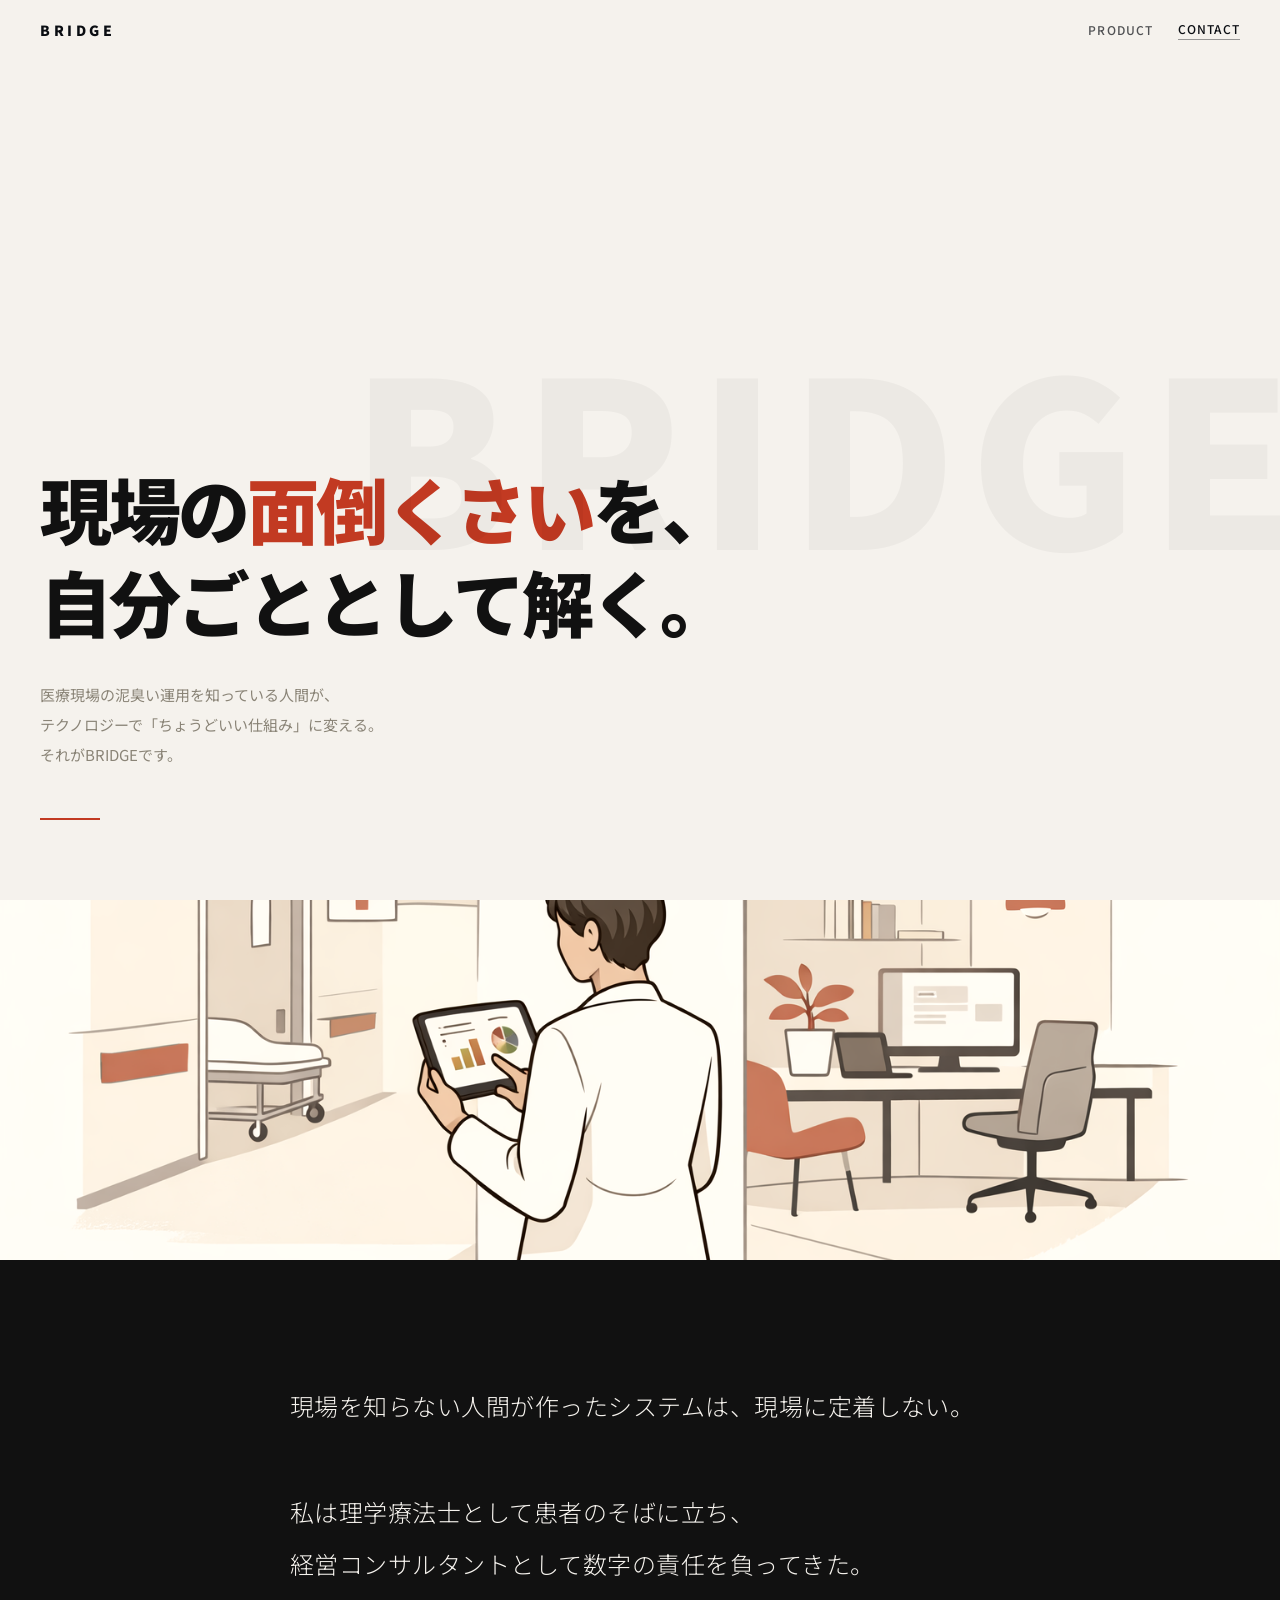
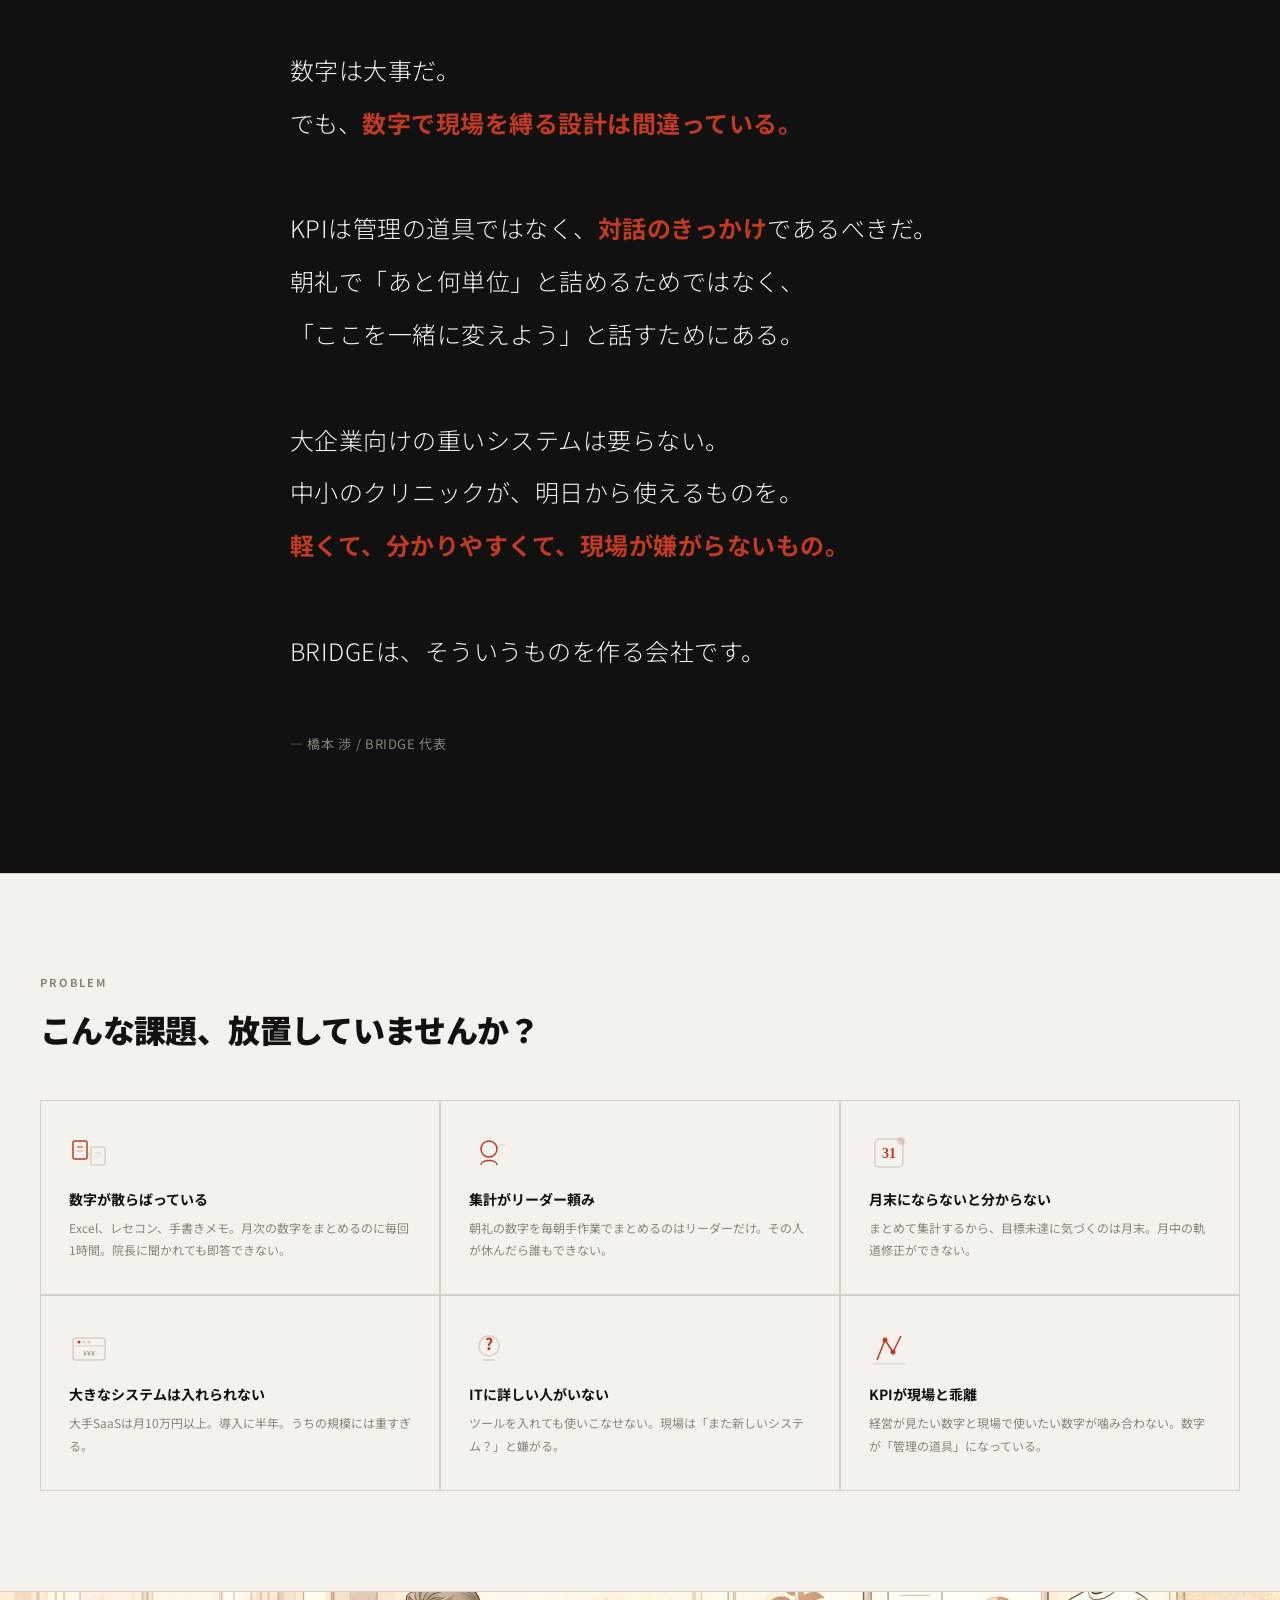
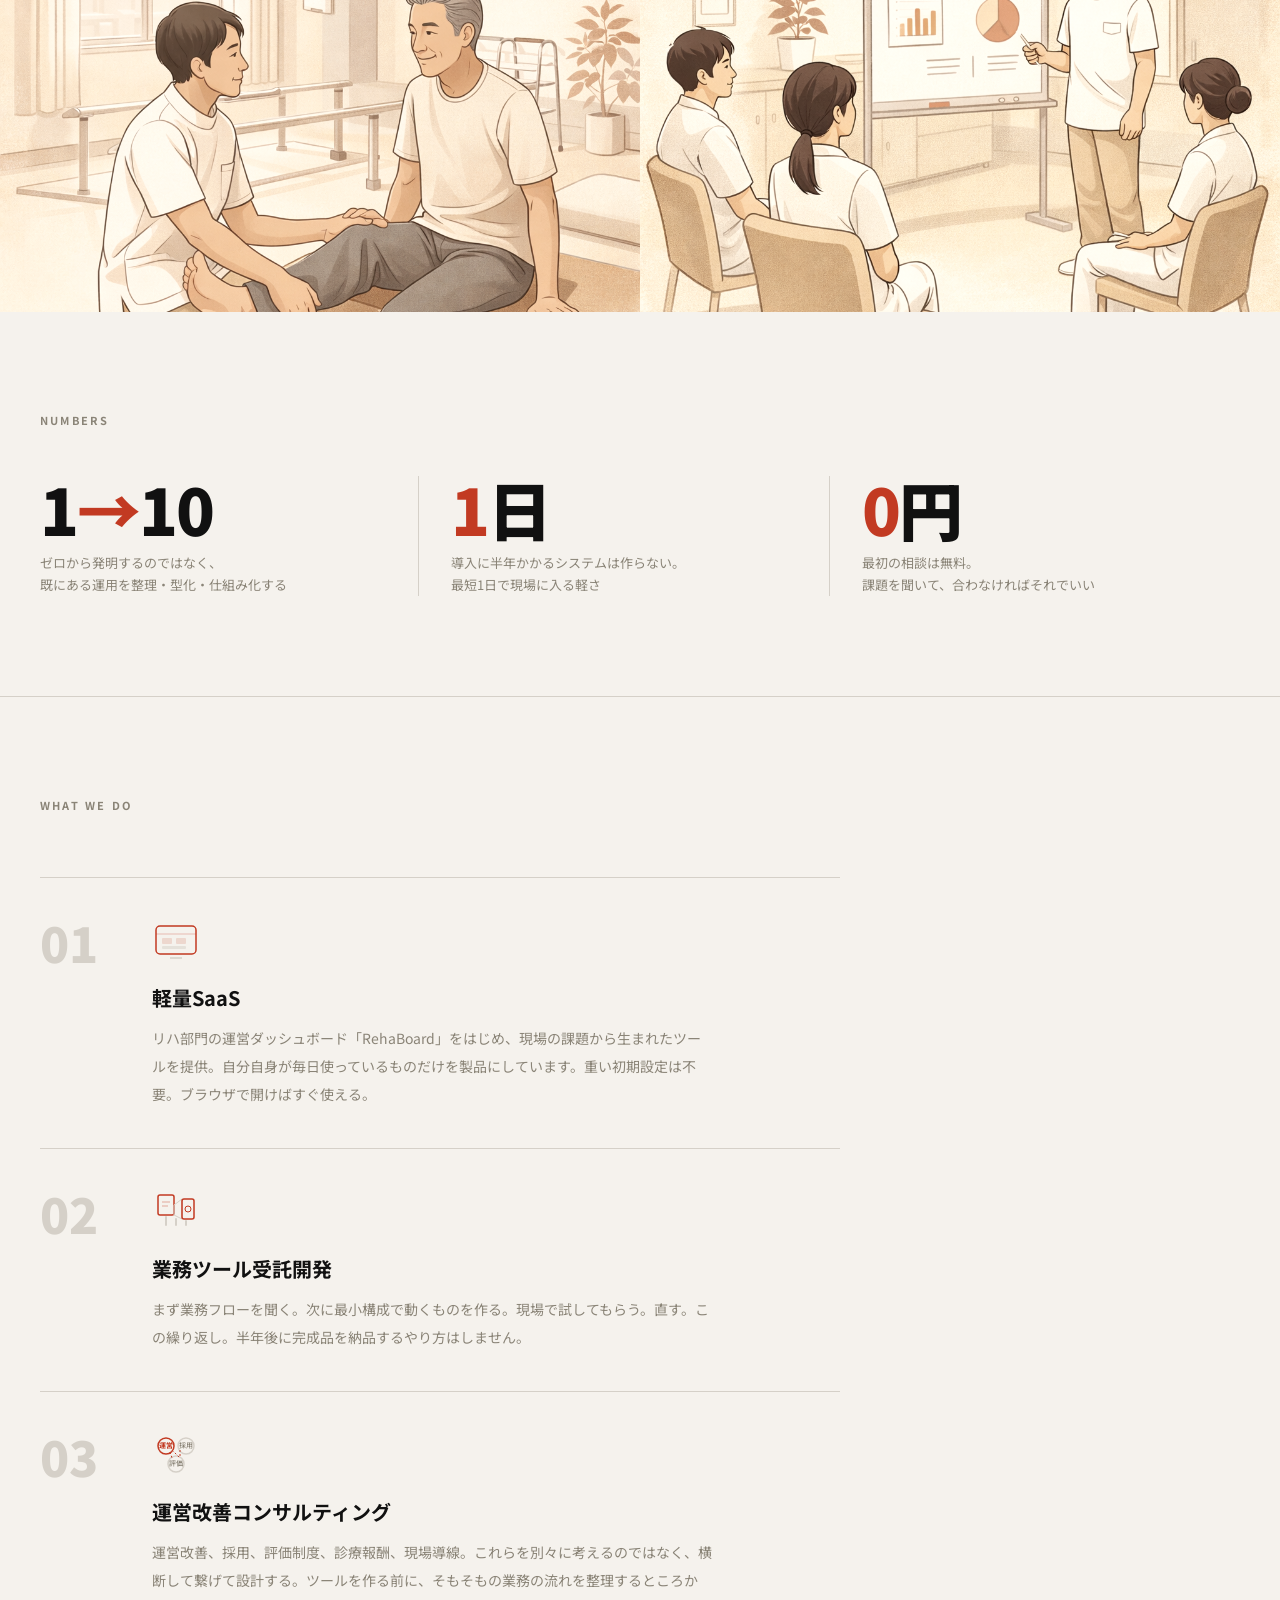
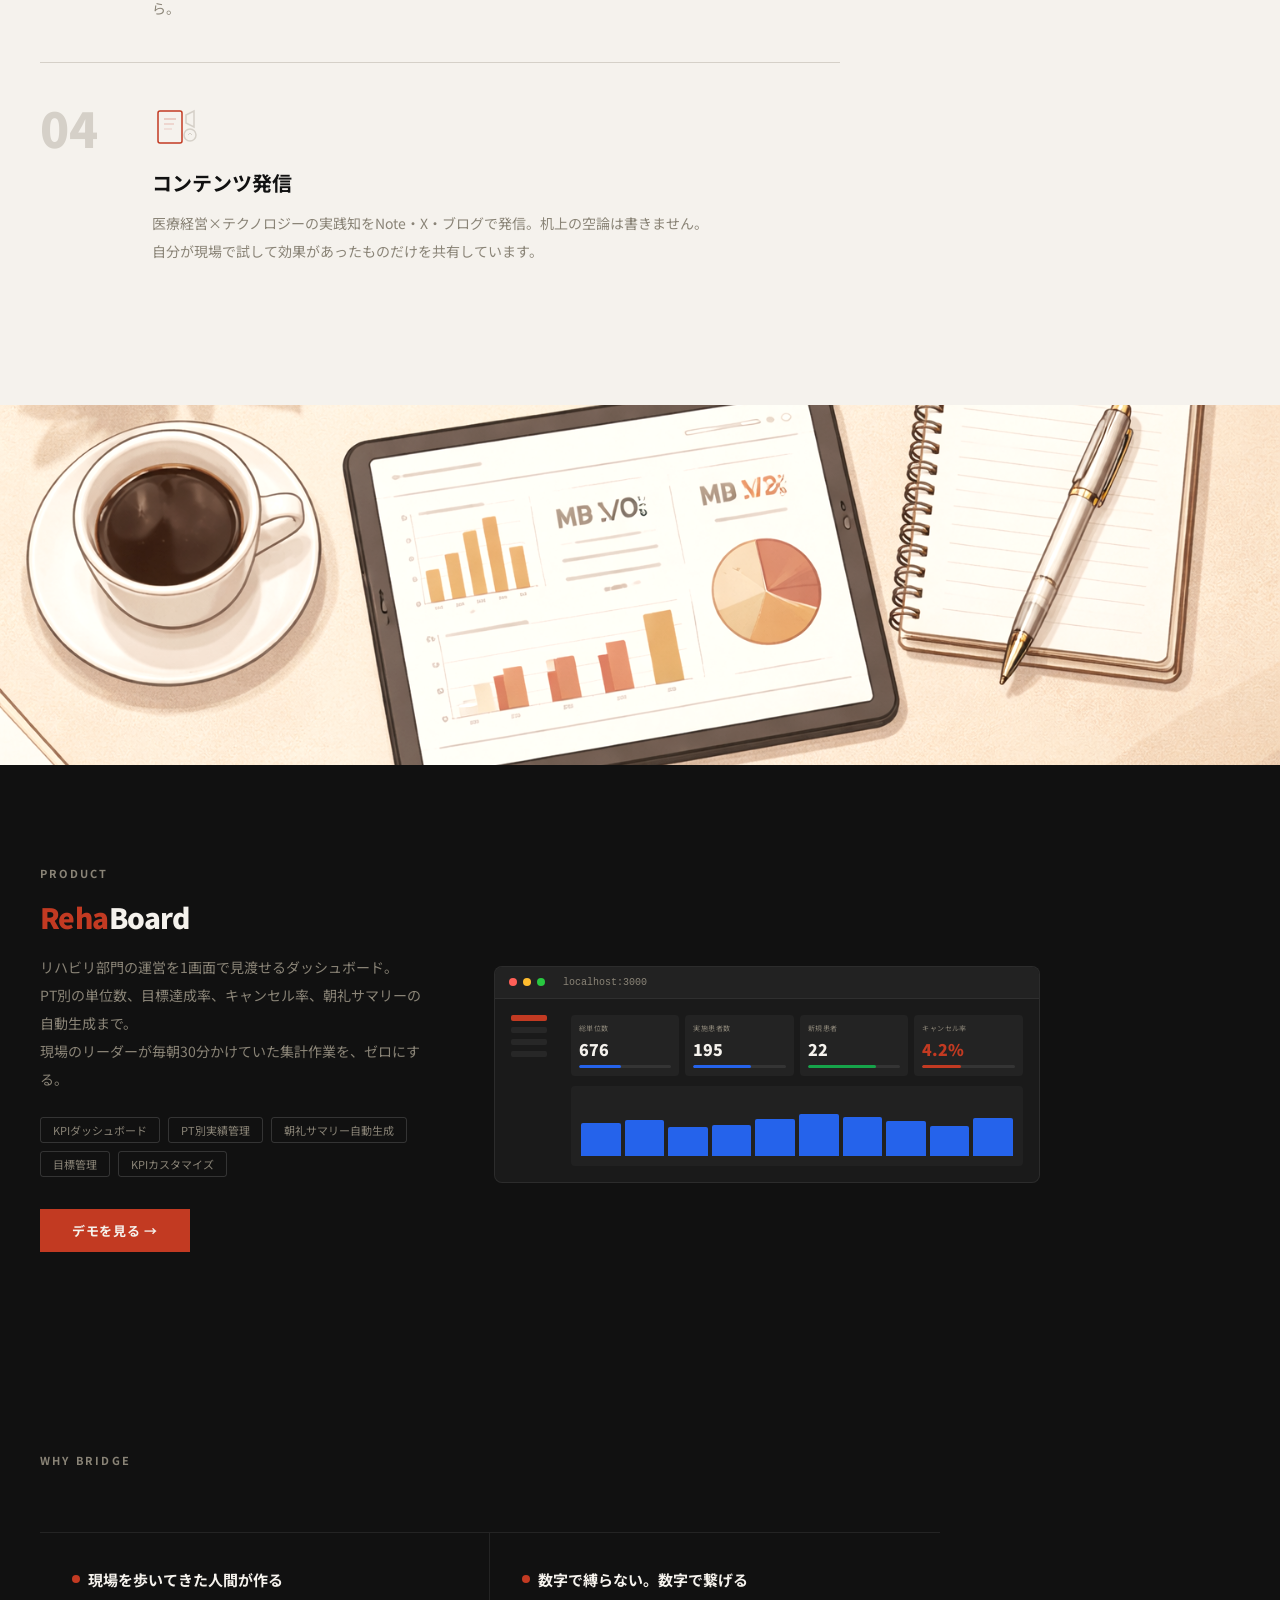
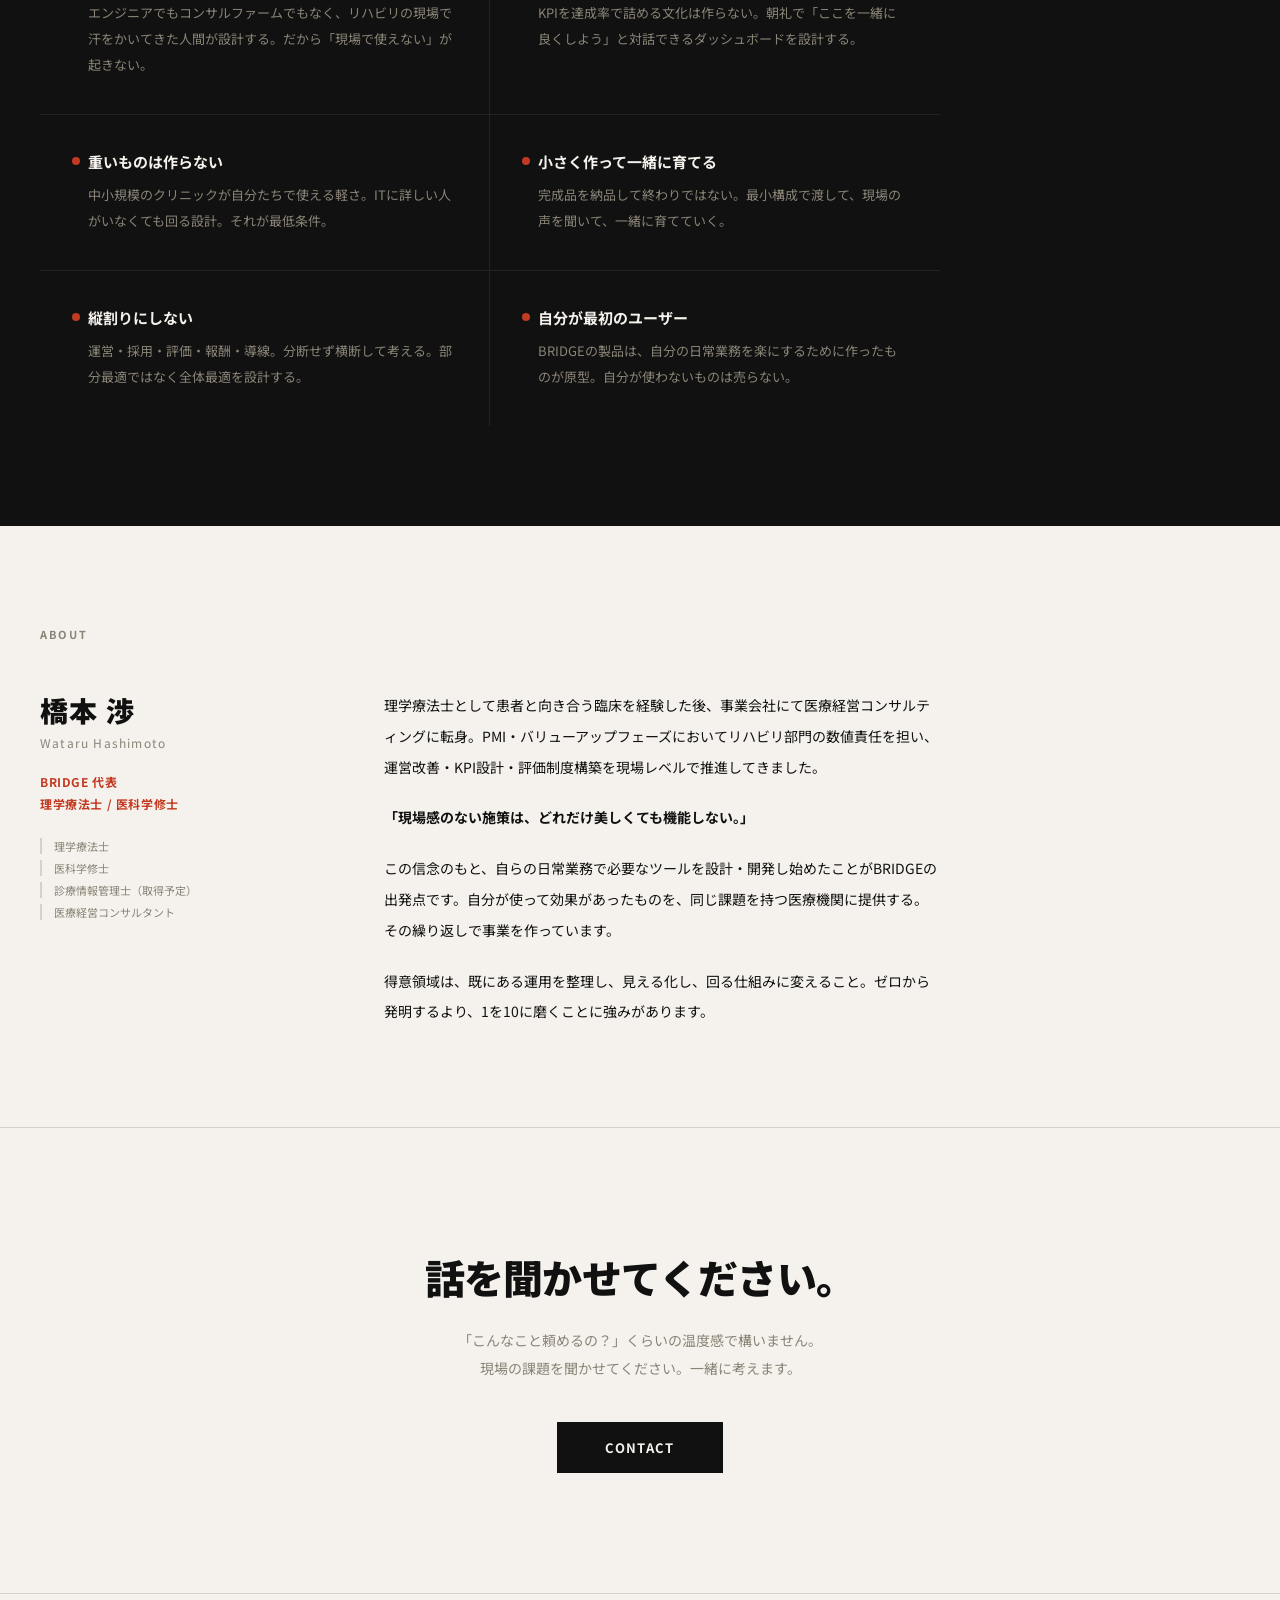
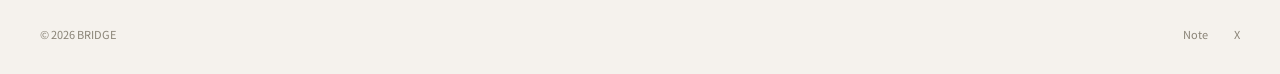
<file: bridge-lp.html>
<!DOCTYPE html>
<html lang="ja">
<head>
  <meta charset="UTF-8">
  <meta name="viewport" content="width=device-width, initial-scale=1.0">
  <title>BRIDGE</title>
  <style>
    @import url('https://fonts.googleapis.com/css2?family=Noto+Sans+JP:wght@300;400;500;700;900&display=swap');

    *, *::before, *::after { margin: 0; padding: 0; box-sizing: border-box; }

    :root {
      --ink: #111;
      --paper: #f5f2ed;
      --red: #c23a22;
      --faint: #d5d0c8;
      --mid: #8a8477;
    }

    html { scroll-behavior: smooth; }

    body {
      font-family: 'Noto Sans JP', sans-serif;
      background: var(--paper);
      color: var(--ink);
      overflow-x: hidden;
    }

    /* ========================================
       NAV — 最小限。ロゴと1つのリンクだけ。
       ======================================== */
    .nav {
      position: fixed; top: 0; left: 0; right: 0; z-index: 50;
      display: flex; justify-content: space-between; align-items: center;
      padding: 20px 40px;
      mix-blend-mode: difference;
    }
    .nav-logo {
      font-size: 14px; font-weight: 900; letter-spacing: 0.25em;
      color: #fff;
    }
    .nav-contact {
      font-size: 12px; font-weight: 500; letter-spacing: 0.1em;
      color: #fff; text-decoration: none;
      border-bottom: 1px solid rgba(255,255,255,0.4);
      padding-bottom: 2px;
    }

    /* ========================================
       HERO — タイポグラフィだけで勝負する
       ======================================== */
    .hero {
      min-height: 100vh;
      display: flex; flex-direction: column;
      justify-content: flex-end;
      padding: 0 40px 80px;
      position: relative;
    }

    /* 背景に薄く BRIDGE */
    .hero::before {
      content: 'BRIDGE';
      position: absolute;
      right: -2vw; top: 50%;
      transform: translateY(-50%);
      font-size: clamp(120px, 18vw, 260px);
      font-weight: 900;
      letter-spacing: 0.05em;
      color: rgba(0,0,0,0.035);
      line-height: 1;
      pointer-events: none;
      user-select: none;
    }

    .hero-main {
      font-size: clamp(36px, 6vw, 72px);
      font-weight: 900;
      line-height: 1.3;
      letter-spacing: -0.04em;
      max-width: 780px;
    }
    .hero-main em {
      font-style: normal;
      color: var(--red);
    }

    .hero-sub {
      margin-top: 32px;
      font-size: 15px;
      font-weight: 400;
      color: var(--mid);
      line-height: 2;
      max-width: 480px;
    }

    .hero-line {
      width: 60px; height: 2px;
      background: var(--red);
      margin-top: 48px;
    }

    /* ========================================
       MANIFESTO — 一枚の宣言
       ======================================== */
    .manifesto {
      background: var(--ink);
      color: var(--paper);
      padding: 120px 40px;
      position: relative;
    }
    .manifesto-inner {
      max-width: 700px;
      margin: 0 auto;
    }
    .manifesto p {
      font-size: clamp(18px, 2.5vw, 24px);
      font-weight: 300;
      line-height: 2.2;
      letter-spacing: 0.02em;
    }
    .manifesto strong {
      font-weight: 700;
      color: var(--red);
    }
    .manifesto-sig {
      margin-top: 56px;
      font-size: 13px;
      color: var(--mid);
      letter-spacing: 0.05em;
    }

    /* ========================================
       NUMBERS — 数字で語る（横スクロール風）
       ======================================== */
    .numbers {
      padding: 100px 40px;
      border-bottom: 1px solid var(--faint);
    }
    .numbers-label {
      font-size: 11px; font-weight: 700; letter-spacing: 0.2em;
      color: var(--mid); margin-bottom: 48px;
    }
    .numbers-grid {
      display: flex; gap: 0;
    }
    .num-item {
      flex: 1;
      padding: 0 32px;
      border-left: 1px solid var(--faint);
    }
    .num-item:first-child { border-left: none; padding-left: 0; }
    .num-value {
      font-size: clamp(40px, 6vw, 64px);
      font-weight: 900;
      letter-spacing: -0.03em;
      line-height: 1;
    }
    .num-value span { color: var(--red); }
    .num-label {
      margin-top: 12px;
      font-size: 13px;
      font-weight: 400;
      color: var(--mid);
      line-height: 1.7;
    }

    /* セクション間のビジュアルアクセント */
    .visual-break {
      padding: 0 40px;
      overflow: hidden;
    }
    .visual-break svg {
      display: block;
      width: 100%;
      height: 80px;
    }

    /* WHATセクションの各項目にSVGアイコン */
    .what-icon {
      width: 48px; height: 48px;
      margin-bottom: 12px;
    }

    /* 課題カードのイラスト付きバージョン */
    .problem-section {
      padding: 100px 40px;
      background: var(--paper);
      border-top: 1px solid var(--faint);
      border-bottom: 1px solid var(--faint);
    }
    .problem-label {
      font-size: 11px; font-weight: 700; letter-spacing: 0.2em;
      color: var(--mid); margin-bottom: 16px;
    }
    .problem-title {
      font-size: clamp(24px, 3.5vw, 32px);
      font-weight: 900; letter-spacing: -0.02em;
      margin-bottom: 48px; max-width: 500px;
    }
    .problem-grid {
      display: grid;
      grid-template-columns: repeat(3, 1fr);
      gap: 2px;
      background: var(--faint);
      border: 1px solid var(--faint);
    }
    .problem-cell {
      background: var(--paper);
      padding: 32px 28px;
    }
    .problem-cell svg {
      display: block;
      margin-bottom: 16px;
    }
    .problem-cell h3 {
      font-size: 14px; font-weight: 700;
      margin-bottom: 8px;
    }
    .problem-cell p {
      font-size: 12px; color: var(--mid); line-height: 1.9;
    }

    /* ========================================
       WHAT — サービス。グリッドではなく縦積み。
       ======================================== */
    .what {
      padding: 100px 40px;
    }
    .what-label {
      font-size: 11px; font-weight: 700; letter-spacing: 0.2em;
      color: var(--mid); margin-bottom: 64px;
    }
    .what-item {
      display: grid;
      grid-template-columns: 80px 1fr;
      gap: 0 32px;
      padding: 40px 0;
      border-top: 1px solid var(--faint);
      max-width: 800px;
    }
    .what-num {
      font-size: 48px;
      font-weight: 900;
      color: var(--faint);
      line-height: 1;
    }
    .what-title {
      font-size: 20px;
      font-weight: 700;
      margin-bottom: 12px;
    }
    .what-desc {
      font-size: 14px;
      color: var(--mid);
      line-height: 2;
      max-width: 560px;
    }

    /* ========================================
       WHY — 差別化。テキスト重視。
       ======================================== */
    .why {
      background: var(--ink);
      color: var(--paper);
      padding: 100px 40px;
    }
    .why-label {
      font-size: 11px; font-weight: 700; letter-spacing: 0.2em;
      color: var(--mid); margin-bottom: 64px;
    }
    .why-grid {
      display: grid;
      grid-template-columns: 1fr 1fr;
      gap: 0;
      max-width: 900px;
    }
    .why-item {
      padding: 36px 32px;
      border-top: 1px solid rgba(255,255,255,0.08);
    }
    .why-item:nth-child(odd) { border-right: 1px solid rgba(255,255,255,0.08); }
    .why-item h3 {
      font-size: 15px; font-weight: 700;
      margin-bottom: 10px;
      display: flex; align-items: center; gap: 8px;
    }
    .why-item h3::before {
      content: '';
      display: inline-block;
      width: 8px; height: 8px;
      background: var(--red);
      border-radius: 50%;
      flex-shrink: 0;
    }
    .why-item p {
      font-size: 13px;
      color: var(--mid);
      line-height: 2;
      padding-left: 16px;
    }

    /* ========================================
       ABOUT — 代表。写真なし、文章で語る。
       ======================================== */
    .about {
      padding: 100px 40px;
      border-bottom: 1px solid var(--faint);
    }
    .about-label {
      font-size: 11px; font-weight: 700; letter-spacing: 0.2em;
      color: var(--mid); margin-bottom: 48px;
    }
    .about-inner {
      display: grid;
      grid-template-columns: 280px 1fr;
      gap: 64px;
      max-width: 900px;
    }
    .about-name-block {}
    .about-name-ja {
      font-size: 28px; font-weight: 900;
      letter-spacing: 0.05em;
    }
    .about-name-en {
      font-size: 12px; font-weight: 400;
      color: var(--mid); letter-spacing: 0.1em;
      margin-top: 4px;
    }
    .about-title {
      margin-top: 20px;
      font-size: 12px; color: var(--red);
      font-weight: 700; letter-spacing: 0.05em;
      line-height: 1.8;
    }
    .about-quals {
      margin-top: 24px;
      display: flex; flex-direction: column; gap: 6px;
    }
    .about-qual {
      font-size: 11px; color: var(--mid);
      padding-left: 12px;
      border-left: 2px solid var(--faint);
    }
    .about-text {
      font-size: 14px;
      line-height: 2.2;
      color: var(--ink);
    }
    .about-text + .about-text { margin-top: 20px; }
    .about-text em {
      font-style: normal;
      font-weight: 700;
    }

    /* ========================================
       CONTACT — 最小限。余白で語る。
       ======================================== */
    .contact {
      padding: 120px 40px;
      text-align: center;
    }
    .contact h2 {
      font-size: clamp(24px, 4vw, 40px);
      font-weight: 900;
      letter-spacing: -0.02em;
      margin-bottom: 20px;
    }
    .contact p {
      font-size: 14px;
      color: var(--mid);
      margin-bottom: 40px;
      line-height: 2;
    }
    .contact-btn {
      display: inline-block;
      padding: 16px 48px;
      background: var(--ink);
      color: var(--paper);
      text-decoration: none;
      font-size: 13px; font-weight: 700;
      letter-spacing: 0.1em;
      transition: background 0.2s;
    }
    .contact-btn:hover { background: var(--red); }

    /* ========================================
       FOOTER
       ======================================== */
    footer {
      padding: 32px 40px;
      display: flex; justify-content: space-between; align-items: center;
      border-top: 1px solid var(--faint);
      font-size: 11px; color: var(--mid);
    }
    footer a {
      color: var(--mid); text-decoration: none;
      margin-left: 24px;
    }
    footer a:hover { color: var(--ink); }

    /* ========================================
       PRODUCT — ダッシュボードのモック表示
       ======================================== */
    .product {
      padding: 100px 40px;
      background: var(--ink);
      color: var(--paper);
    }
    .product-label {
      font-size: 11px; font-weight: 700; letter-spacing: 0.2em;
      color: var(--mid); margin-bottom: 16px;
    }
    .product-inner {
      display: grid;
      grid-template-columns: 1fr 1.4fr;
      gap: 64px;
      align-items: center;
      max-width: 1000px;
    }
    .product-text h2 {
      font-size: 28px; font-weight: 900;
      letter-spacing: -0.02em;
      margin-bottom: 16px;
    }
    .product-text h2 span { color: var(--red); }
    .product-text p {
      font-size: 14px; color: var(--mid); line-height: 2;
      margin-bottom: 24px;
    }
    .product-tags {
      display: flex; flex-wrap: wrap; gap: 8px;
      margin-bottom: 32px;
    }
    .product-tag {
      padding: 4px 12px;
      border: 1px solid rgba(255,255,255,0.15);
      border-radius: 3px;
      font-size: 11px; color: var(--mid);
    }
    .product-cta {
      display: inline-block;
      padding: 12px 32px;
      background: var(--red);
      color: var(--paper);
      text-decoration: none;
      font-size: 13px; font-weight: 700;
      letter-spacing: 0.05em;
      transition: opacity 0.2s;
    }
    .product-cta:hover { opacity: 0.85; }

    /* ダッシュボードモック */
    .mock {
      background: #1a1a1a;
      border-radius: 8px;
      overflow: hidden;
      border: 1px solid rgba(255,255,255,0.08);
    }
    .mock-bar {
      display: flex; align-items: center; gap: 6px;
      padding: 10px 14px;
      background: #222;
      border-bottom: 1px solid rgba(255,255,255,0.06);
    }
    .mock-dot {
      width: 8px; height: 8px; border-radius: 50%;
    }
    .mock-dot.r { background: #ff5f57; }
    .mock-dot.y { background: #febc2e; }
    .mock-dot.g { background: #28c840; }
    .mock-url {
      margin-left: 12px;
      font-size: 10px; color: var(--mid);
      font-family: monospace;
    }
    .mock-body {
      padding: 16px;
    }
    .mock-sidebar {
      display: grid;
      grid-template-columns: 48px 1fr;
      gap: 12px;
    }
    .mock-nav {
      display: flex; flex-direction: column; gap: 6px;
    }
    .mock-nav-item {
      width: 36px; height: 6px; border-radius: 2px;
      background: rgba(255,255,255,0.06);
    }
    .mock-nav-item.active { background: var(--red); width: 36px; }
    .mock-content {}
    .mock-kpis {
      display: grid; grid-template-columns: repeat(4, 1fr); gap: 6px;
      margin-bottom: 10px;
    }
    .mock-kpi {
      background: rgba(255,255,255,0.04);
      border-radius: 4px;
      padding: 8px;
    }
    .mock-kpi-label {
      font-size: 7px; color: var(--mid);
      margin-bottom: 4px; letter-spacing: 0.05em;
    }
    .mock-kpi-value {
      font-size: 16px; font-weight: 900; color: var(--paper);
    }
    .mock-kpi-bar {
      height: 3px; background: rgba(255,255,255,0.08);
      border-radius: 2px; margin-top: 4px; overflow: hidden;
    }
    .mock-kpi-fill {
      height: 100%; border-radius: 2px;
    }
    .mock-chart {
      background: rgba(255,255,255,0.03);
      border-radius: 4px;
      padding: 10px;
      height: 80px;
      display: flex; align-items: flex-end; gap: 4px;
    }
    .mock-chart-bar {
      flex: 1;
      background: #2563eb;
      border-radius: 2px 2px 0 0;
      min-height: 4px;
    }

    /* ========================================
       IMAGE — イラスト表示スロット
       ======================================== */
    .img-full {
      width: 100%;
      overflow: hidden;
    }
    .img-full img {
      width: 100%;
      height: 360px;
      object-fit: cover;
      display: block;
      filter: grayscale(20%) contrast(1.05);
    }
    .img-split {
      display: grid;
      grid-template-columns: 1fr 1fr;
    }
    .img-split img {
      width: 100%;
      height: 320px;
      object-fit: cover;
      display: block;
      filter: grayscale(20%) contrast(1.05);
    }
    /* 画像がまだない場合のプレースホルダー */
    .img-placeholder {
      background: var(--faint);
      display: flex; align-items: center; justify-content: center;
      color: var(--mid); font-size: 12px; font-weight: 500;
      letter-spacing: 0.05em;
    }

    /* レスポンシブ */
    @media (max-width: 768px) {
      .hero { padding: 0 24px 60px; }
      .manifesto, .numbers, .what, .why, .about, .contact { padding-left: 24px; padding-right: 24px; }
      .numbers-grid { flex-direction: column; gap: 40px; }
      .num-item { border-left: none; padding-left: 0; border-top: 1px solid var(--faint); padding-top: 24px; }
      .num-item:first-child { border-top: none; padding-top: 0; }
      .what-item { grid-template-columns: 1fr; }
      .what-num { font-size: 36px; margin-bottom: 8px; }
      .why-grid { grid-template-columns: 1fr; }
      .why-item { border-right: none !important; }
      .about-inner { grid-template-columns: 1fr; gap: 32px; }
      .product-inner { grid-template-columns: 1fr; }
      .problem-grid { grid-template-columns: 1fr; }
      .img-split { grid-template-columns: 1fr; }
      .img-full img, .img-split img { height: 240px; }
    }
  </style>
</head>
<body>

  <!-- NAV -->
  <nav class="nav">
    <div class="nav-logo">BRIDGE</div>
    <div style="display:flex;align-items:center;gap:24px;">
      <a href="#product" class="nav-contact" style="border-bottom:none;opacity:0.7">PRODUCT</a>
      <a href="#contact" class="nav-contact">CONTACT</a>
    </div>
  </nav>

  <!-- HERO -->
  <section class="hero">
    <h1 class="hero-main">
      現場の<em>面倒くさい</em>を、<br>
      自分ごととして解く。
    </h1>
    <p class="hero-sub">
      医療現場の泥臭い運用を知っている人間が、<br>
      テクノロジーで「ちょうどいい仕組み」に変える。<br>
      それがBRIDGEです。
    </p>
    <div class="hero-line"></div>
  </section>

  <!-- IMAGE 1: メインビジュアル -->
  <div class="img-full">
    <img src="images/hero.png" alt="BRIDGEメインビジュアル"
      onerror="this.parentElement.classList.add('img-placeholder');this.parentElement.style.height='360px';this.style.display='none';this.parentElement.textContent='IMAGE 1: hero.png を配置してください'">
  </div>

  <!-- MANIFESTO -->
  <section class="manifesto">
    <div class="manifesto-inner">
      <p>
        現場を知らない人間が作ったシステムは、現場に定着しない。<br><br>
        私は理学療法士として患者のそばに立ち、<br>
        経営コンサルタントとして数字の責任を負ってきた。<br><br>
        数字は大事だ。<br>
        でも、<strong>数字で現場を縛る設計は間違っている。</strong><br><br>
        KPIは管理の道具ではなく、<strong>対話のきっかけ</strong>であるべきだ。<br>
        朝礼で「あと何単位」と詰めるためではなく、<br>
        「ここを一緒に変えよう」と話すためにある。<br><br>
        大企業向けの重いシステムは要らない。<br>
        中小のクリニックが、明日から使えるものを。<br>
        <strong>軽くて、分かりやすくて、現場が嫌がらないもの。</strong><br><br>
        BRIDGEは、そういうものを作る会社です。
      </p>
      <div class="manifesto-sig">— 橋本 渉 / BRIDGE 代表</div>
    </div>
  </section>

  <!-- PROBLEM — SVGアイコン付き課題セクション -->
  <section class="problem-section">
    <div class="problem-label">PROBLEM</div>
    <h2 class="problem-title">こんな課題、放置していませんか？</h2>
    <div class="problem-grid">
      <div class="problem-cell">
        <svg width="40" height="40" viewBox="0 0 40 40" fill="none">
          <rect x="4" y="8" width="14" height="18" rx="2" stroke="#c23a22" stroke-width="1.5" fill="none"/>
          <rect x="22" y="14" width="14" height="18" rx="2" stroke="#d5d0c8" stroke-width="1.5" fill="none"/>
          <line x1="8" y1="14" x2="14" y2="14" stroke="#c23a22" stroke-width="1"/>
          <line x1="8" y1="18" x2="14" y2="18" stroke="#c23a22" stroke-width="1" opacity="0.4"/>
          <line x1="26" y1="20" x2="32" y2="20" stroke="#d5d0c8" stroke-width="1"/>
          <line x1="26" y1="24" x2="32" y2="24" stroke="#d5d0c8" stroke-width="1" opacity="0.4"/>
          <path d="M18 20 L22 22" stroke="#8a8477" stroke-width="1" stroke-dasharray="2 2"/>
        </svg>
        <h3>数字が散らばっている</h3>
        <p>Excel、レセコン、手書きメモ。月次の数字をまとめるのに毎回1時間。院長に聞かれても即答できない。</p>
      </div>
      <div class="problem-cell">
        <svg width="40" height="40" viewBox="0 0 40 40" fill="none">
          <circle cx="20" cy="16" r="8" stroke="#c23a22" stroke-width="1.5" fill="none"/>
          <path d="M12 32 C12 26 28 26 28 32" stroke="#c23a22" stroke-width="1.5" fill="none"/>
          <line x1="30" y1="12" x2="36" y2="12" stroke="#d5d0c8" stroke-width="1"/>
          <line x1="30" y1="16" x2="34" y2="16" stroke="#d5d0c8" stroke-width="1" opacity="0.4"/>
          <line x1="30" y1="20" x2="36" y2="20" stroke="#d5d0c8" stroke-width="1" opacity="0.4"/>
        </svg>
        <h3>集計がリーダー頼み</h3>
        <p>朝礼の数字を毎朝手作業でまとめるのはリーダーだけ。その人が休んだら誰もできない。</p>
      </div>
      <div class="problem-cell">
        <svg width="40" height="40" viewBox="0 0 40 40" fill="none">
          <rect x="6" y="6" width="28" height="28" rx="4" stroke="#d5d0c8" stroke-width="1.5" fill="none"/>
          <text x="20" y="25" text-anchor="middle" fill="#c23a22" font-size="14" font-weight="900" font-family="Inter">31</text>
          <circle cx="32" cy="8" r="4" fill="#c23a22" opacity="0.2"/>
        </svg>
        <h3>月末にならないと分からない</h3>
        <p>まとめて集計するから、目標未達に気づくのは月末。月中の軌道修正ができない。</p>
      </div>
      <div class="problem-cell">
        <svg width="40" height="40" viewBox="0 0 40 40" fill="none">
          <rect x="4" y="10" width="32" height="22" rx="3" stroke="#d5d0c8" stroke-width="1.5" fill="none"/>
          <line x1="4" y1="18" x2="36" y2="18" stroke="#d5d0c8" stroke-width="1"/>
          <circle cx="10" cy="14" r="1.5" fill="#c23a22"/>
          <circle cx="15" cy="14" r="1.5" fill="#d5d0c8"/>
          <circle cx="20" cy="14" r="1.5" fill="#d5d0c8"/>
          <text x="20" y="28" text-anchor="middle" fill="#8a8477" font-size="7" font-family="Noto Sans JP">¥¥¥</text>
        </svg>
        <h3>大きなシステムは入れられない</h3>
        <p>大手SaaSは月10万円以上。導入に半年。うちの規模には重すぎる。</p>
      </div>
      <div class="problem-cell">
        <svg width="40" height="40" viewBox="0 0 40 40" fill="none">
          <circle cx="20" cy="18" r="10" stroke="#d5d0c8" stroke-width="1.5" fill="none"/>
          <text x="20" y="22" text-anchor="middle" fill="#c23a22" font-size="16" font-weight="700">?</text>
          <path d="M14 32 L26 32" stroke="#d5d0c8" stroke-width="1.5"/>
        </svg>
        <h3>ITに詳しい人がいない</h3>
        <p>ツールを入れても使いこなせない。現場は「また新しいシステム？」と嫌がる。</p>
      </div>
      <div class="problem-cell">
        <svg width="40" height="40" viewBox="0 0 40 40" fill="none">
          <line x1="8" y1="32" x2="16" y2="12" stroke="#c23a22" stroke-width="1.5"/>
          <line x1="16" y1="12" x2="24" y2="24" stroke="#c23a22" stroke-width="1.5"/>
          <line x1="24" y1="24" x2="32" y2="8" stroke="#c23a22" stroke-width="1.5"/>
          <circle cx="16" cy="12" r="2.5" fill="#c23a22"/>
          <circle cx="24" cy="24" r="2.5" fill="#c23a22"/>
          <line x1="4" y1="36" x2="36" y2="36" stroke="#d5d0c8" stroke-width="1"/>
          <path d="M8 34 L8 36 M16 34 L16 36 M24 34 L24 36 M32 34 L32 36" stroke="#d5d0c8" stroke-width="1"/>
        </svg>
        <h3>KPIが現場と乖離</h3>
        <p>経営が見たい数字と現場で使いたい数字が噛み合わない。数字が「管理の道具」になっている。</p>
      </div>
    </div>
  </section>

  <!-- IMAGE 2: 現場の風景（2枚並び） -->
  <div class="img-split">
    <img src="images/scene-1.png" alt="現場の風景1"
      onerror="this.parentElement.classList.add('img-placeholder');this.style.display='none';if(!this.parentElement.dataset.err){this.parentElement.dataset.err='1';this.parentElement.style.height='320px';this.parentElement.innerHTML='IMAGE 2: scene-1.png / scene-2.png を配置してください'}">
    <img src="images/scene-2.png" alt="現場の風景2"
      onerror="this.style.display='none'">
  </div>

  <!-- NUMBERS -->
  <section class="numbers">
    <div class="numbers-label">NUMBERS</div>
    <div class="numbers-grid">
      <div class="num-item">
        <div class="num-value">1<span>→</span>10</div>
        <div class="num-label">ゼロから発明するのではなく、<br>既にある運用を整理・型化・仕組み化する</div>
      </div>
      <div class="num-item">
        <div class="num-value"><span>1</span>日</div>
        <div class="num-label">導入に半年かかるシステムは作らない。<br>最短1日で現場に入る軽さ</div>
      </div>
      <div class="num-item">
        <div class="num-value"><span>0</span>円</div>
        <div class="num-label">最初の相談は無料。<br>課題を聞いて、合わなければそれでいい</div>
      </div>
    </div>
  </section>

  <!-- WHAT WE DO -->
  <section class="what" id="service">
    <div class="what-label">WHAT WE DO</div>

    <div class="what-item">
      <div class="what-num">01</div>
      <div>
        <svg class="what-icon" viewBox="0 0 48 48" fill="none">
          <rect x="4" y="8" width="40" height="28" rx="4" stroke="#c23a22" stroke-width="1.5" fill="none"/>
          <line x1="4" y1="16" x2="44" y2="16" stroke="#c23a22" stroke-width="1" opacity="0.3"/>
          <rect x="10" y="20" width="10" height="6" rx="1" fill="#c23a22" opacity="0.15"/>
          <rect x="24" y="20" width="10" height="6" rx="1" fill="#c23a22" opacity="0.15"/>
          <rect x="10" y="28" width="24" height="3" rx="1" fill="#d5d0c8" opacity="0.5"/>
          <line x1="18" y1="40" x2="30" y2="40" stroke="#d5d0c8" stroke-width="1.5"/>
        </svg>
        <div class="what-title">軽量SaaS</div>
        <div class="what-desc">
          リハ部門の運営ダッシュボード「RehaBoard」をはじめ、現場の課題から生まれたツールを提供。自分自身が毎日使っているものだけを製品にしています。重い初期設定は不要。ブラウザで開けばすぐ使える。
        </div>
      </div>
    </div>

    <div class="what-item">
      <div class="what-num">02</div>
      <div>
        <svg class="what-icon" viewBox="0 0 48 48" fill="none">
          <rect x="6" y="6" width="16" height="20" rx="2" stroke="#c23a22" stroke-width="1.5" fill="none"/>
          <path d="M22 16 L30 10 L30 30 L22 26 Z" stroke="#d5d0c8" stroke-width="1" fill="none"/>
          <rect x="30" y="10" width="12" height="20" rx="2" stroke="#c23a22" stroke-width="1.5" fill="none"/>
          <line x1="10" y1="13" x2="18" y2="13" stroke="#c23a22" stroke-width="1" opacity="0.4"/>
          <line x1="10" y1="17" x2="16" y2="17" stroke="#c23a22" stroke-width="1" opacity="0.4"/>
          <circle cx="36" cy="20" r="3" stroke="#c23a22" stroke-width="1" fill="none"/>
          <path d="M14 36 L14 28 M24 36 L24 30 M34 36 L34 32" stroke="#d5d0c8" stroke-width="2" stroke-linecap="round"/>
        </svg>
        <div class="what-title">業務ツール受託開発</div>
        <div class="what-desc">
          まず業務フローを聞く。次に最小構成で動くものを作る。現場で試してもらう。直す。この繰り返し。半年後に完成品を納品するやり方はしません。
        </div>
      </div>
    </div>

    <div class="what-item">
      <div class="what-num">03</div>
      <div>
        <svg class="what-icon" viewBox="0 0 48 48" fill="none">
          <circle cx="14" cy="14" r="8" stroke="#c23a22" stroke-width="1.5" fill="none"/>
          <circle cx="34" cy="14" r="8" stroke="#d5d0c8" stroke-width="1.5" fill="none"/>
          <circle cx="24" cy="32" r="8" stroke="#d5d0c8" stroke-width="1.5" fill="none"/>
          <line x1="20" y1="18" x2="28" y2="26" stroke="#c23a22" stroke-width="1" stroke-dasharray="2 2"/>
          <line x1="28" y1="18" x2="28" y2="24" stroke="#c23a22" stroke-width="1" stroke-dasharray="2 2"/>
          <line x1="18" y1="20" x2="20" y2="26" stroke="#c23a22" stroke-width="1" stroke-dasharray="2 2"/>
          <text x="14" y="16" text-anchor="middle" fill="#c23a22" font-size="7" font-weight="700">運営</text>
          <text x="34" y="16" text-anchor="middle" fill="#8a8477" font-size="7" font-weight="500">採用</text>
          <text x="24" y="34" text-anchor="middle" fill="#8a8477" font-size="7" font-weight="500">評価</text>
        </svg>
        <div class="what-title">運営改善コンサルティング</div>
        <div class="what-desc">
          運営改善、採用、評価制度、診療報酬、現場導線。これらを別々に考えるのではなく、横断して繋げて設計する。ツールを作る前に、そもそもの業務の流れを整理するところから。
        </div>
      </div>
    </div>

    <div class="what-item">
      <div class="what-num">04</div>
      <div>
        <svg class="what-icon" viewBox="0 0 48 48" fill="none">
          <rect x="6" y="8" width="24" height="32" rx="2" stroke="#c23a22" stroke-width="1.5" fill="none"/>
          <line x1="12" y1="16" x2="24" y2="16" stroke="#c23a22" stroke-width="1" opacity="0.4"/>
          <line x1="12" y1="21" x2="22" y2="21" stroke="#c23a22" stroke-width="1" opacity="0.3"/>
          <line x1="12" y1="26" x2="20" y2="26" stroke="#c23a22" stroke-width="1" opacity="0.2"/>
          <path d="M34 12 L42 8 L42 24 L34 20 Z" stroke="#d5d0c8" stroke-width="1.5" fill="none"/>
          <circle cx="38" cy="32" r="6" stroke="#d5d0c8" stroke-width="1.5" fill="none"/>
          <path d="M36 32 L38 30 L40 32" stroke="#d5d0c8" stroke-width="1"/>
        </svg>
        <div class="what-title">コンテンツ発信</div>
        <div class="what-desc">
          医療経営×テクノロジーの実践知をNote・X・ブログで発信。机上の空論は書きません。自分が現場で試して効果があったものだけを共有しています。
        </div>
      </div>
    </div>
  </section>

  <!-- IMAGE 3: テクノロジー×現場 -->
  <div class="img-full">
    <img src="images/tech.png" alt="テクノロジーと現場"
      onerror="this.parentElement.classList.add('img-placeholder');this.parentElement.style.height='360px';this.style.display='none';this.parentElement.textContent='IMAGE 3: tech.png を配置してください'">
  </div>

  <!-- PRODUCT -->
  <section class="product" id="product">
    <div class="product-label">PRODUCT</div>
    <div class="product-inner">
      <div class="product-text">
        <h2><span>Reha</span>Board</h2>
        <p>
          リハビリ部門の運営を1画面で見渡せるダッシュボード。<br>
          PT別の単位数、目標達成率、キャンセル率、朝礼サマリーの自動生成まで。<br>
          現場のリーダーが毎朝30分かけていた集計作業を、ゼロにする。
        </p>
        <div class="product-tags">
          <span class="product-tag">KPIダッシュボード</span>
          <span class="product-tag">PT別実績管理</span>
          <span class="product-tag">朝礼サマリー自動生成</span>
          <span class="product-tag">目標管理</span>
          <span class="product-tag">KPIカスタマイズ</span>
        </div>
        <a href="http://localhost:3000" target="_blank" class="product-cta">デモを見る →</a>
      </div>

      <!-- ダッシュボードのモックアップ -->
      <div class="mock">
        <div class="mock-bar">
          <div class="mock-dot r"></div>
          <div class="mock-dot y"></div>
          <div class="mock-dot g"></div>
          <span class="mock-url">localhost:3000</span>
        </div>
        <div class="mock-body">
          <div class="mock-sidebar">
            <div class="mock-nav">
              <div class="mock-nav-item active"></div>
              <div class="mock-nav-item"></div>
              <div class="mock-nav-item"></div>
              <div class="mock-nav-item"></div>
            </div>
            <div class="mock-content">
              <div class="mock-kpis">
                <div class="mock-kpi">
                  <div class="mock-kpi-label">総単位数</div>
                  <div class="mock-kpi-value">676</div>
                  <div class="mock-kpi-bar"><div class="mock-kpi-fill" style="width:45%;background:#2563eb"></div></div>
                </div>
                <div class="mock-kpi">
                  <div class="mock-kpi-label">実施患者数</div>
                  <div class="mock-kpi-value">195</div>
                  <div class="mock-kpi-bar"><div class="mock-kpi-fill" style="width:62%;background:#2563eb"></div></div>
                </div>
                <div class="mock-kpi">
                  <div class="mock-kpi-label">新規患者</div>
                  <div class="mock-kpi-value">22</div>
                  <div class="mock-kpi-bar"><div class="mock-kpi-fill" style="width:73%;background:#16a34a"></div></div>
                </div>
                <div class="mock-kpi">
                  <div class="mock-kpi-label">キャンセル率</div>
                  <div class="mock-kpi-value" style="color:#c23a22">4.2%</div>
                  <div class="mock-kpi-bar"><div class="mock-kpi-fill" style="width:42%;background:#c23a22"></div></div>
                </div>
              </div>
              <div class="mock-chart">
                <div class="mock-chart-bar" style="height:55%"></div>
                <div class="mock-chart-bar" style="height:60%"></div>
                <div class="mock-chart-bar" style="height:48%"></div>
                <div class="mock-chart-bar" style="height:52%"></div>
                <div class="mock-chart-bar" style="height:62%"></div>
                <div class="mock-chart-bar" style="height:70%"></div>
                <div class="mock-chart-bar" style="height:65%"></div>
                <div class="mock-chart-bar" style="height:58%"></div>
                <div class="mock-chart-bar" style="height:50%"></div>
                <div class="mock-chart-bar" style="height:64%"></div>
              </div>
            </div>
          </div>
        </div>
      </div>
    </div>
  </section>

  <!-- WHY BRIDGE -->
  <section class="why" id="why">
    <div class="why-label">WHY BRIDGE</div>
    <div class="why-grid">
      <div class="why-item">
        <h3>現場を歩いてきた人間が作る</h3>
        <p>エンジニアでもコンサルファームでもなく、リハビリの現場で汗をかいてきた人間が設計する。だから「現場で使えない」が起きない。</p>
      </div>
      <div class="why-item">
        <h3>数字で縛らない。数字で繋げる</h3>
        <p>KPIを達成率で詰める文化は作らない。朝礼で「ここを一緒に良くしよう」と対話できるダッシュボードを設計する。</p>
      </div>
      <div class="why-item">
        <h3>重いものは作らない</h3>
        <p>中小規模のクリニックが自分たちで使える軽さ。ITに詳しい人がいなくても回る設計。それが最低条件。</p>
      </div>
      <div class="why-item">
        <h3>小さく作って一緒に育てる</h3>
        <p>完成品を納品して終わりではない。最小構成で渡して、現場の声を聞いて、一緒に育てていく。</p>
      </div>
      <div class="why-item">
        <h3>縦割りにしない</h3>
        <p>運営・採用・評価・報酬・導線。分断せず横断して考える。部分最適ではなく全体最適を設計する。</p>
      </div>
      <div class="why-item">
        <h3>自分が最初のユーザー</h3>
        <p>BRIDGEの製品は、自分の日常業務を楽にするために作ったものが原型。自分が使わないものは売らない。</p>
      </div>
    </div>
  </section>

  <!-- ABOUT -->
  <section class="about" id="about">
    <div class="about-label">ABOUT</div>
    <div class="about-inner">
      <div class="about-name-block">
        <div class="about-name-ja">橋本 渉</div>
        <div class="about-name-en">Wataru Hashimoto</div>
        <div class="about-title">
          BRIDGE 代表<br>
          理学療法士 / 医科学修士
        </div>
        <div class="about-quals">
          <div class="about-qual">理学療法士</div>
          <div class="about-qual">医科学修士</div>
          <div class="about-qual">診療情報管理士（取得予定）</div>
          <div class="about-qual">医療経営コンサルタント</div>
        </div>
      </div>
      <div>
        <p class="about-text">
          理学療法士として患者と向き合う臨床を経験した後、事業会社にて医療経営コンサルティングに転身。PMI・バリューアップフェーズにおいてリハビリ部門の数値責任を担い、運営改善・KPI設計・評価制度構築を現場レベルで推進してきました。
        </p>
        <p class="about-text">
          <em>「現場感のない施策は、どれだけ美しくても機能しない。」</em>
        </p>
        <p class="about-text">
          この信念のもと、自らの日常業務で必要なツールを設計・開発し始めたことがBRIDGEの出発点です。自分が使って効果があったものを、同じ課題を持つ医療機関に提供する。その繰り返しで事業を作っています。
        </p>
        <p class="about-text">
          得意領域は、既にある運用を整理し、見える化し、回る仕組みに変えること。ゼロから発明するより、1を10に磨くことに強みがあります。
        </p>
      </div>
    </div>
  </section>

  <!-- CONTACT -->
  <section class="contact" id="contact">
    <h2>話を聞かせてください。</h2>
    <p>
      「こんなこと頼めるの？」くらいの温度感で構いません。<br>
      現場の課題を聞かせてください。一緒に考えます。
    </p>
    <a href="mailto:contact@bridge-med.example.com" class="contact-btn">CONTACT</a>
  </section>

  <!-- FOOTER -->
  <footer>
    <span>&copy; 2026 BRIDGE</span>
    <div>
      <a href="#">Note</a>
      <a href="#">X</a>
    </div>
  </footer>

</body>
</html>
</file>
<file: shared/subpage.css>
/* BRIDGE subpage shared CSS — v1.0 / 2026-04-27
 * Used by: medboard / hire-board / consult-simulator / him-quiz / study-board / english-trainer / rehaboard
 * Style is consistent with output/sales/index.html (LP) and rehaboard-starter/index.html
 */

*,*::before,*::after{margin:0;padding:0;box-sizing:border-box}
:root{
  --paper:#FAFAF7;--paper-2:#F4F1E8;--paper-3:#EDE8DD;
  --ink:#0A0A0F;--ink-2:#2A2A35;--ink-3:#6E6E78;--ink-4:#B8B5A8;
  --line:rgba(10,10,15,0.08);--line-w:rgba(122,99,75,0.14);
  --vermilion:#C8553D;--vermilion-deep:#A8442F;
  --indigo:#1B4965;--indigo-deep:#0F2D44;
  --gold:#B8860B;
  --moegi:#8A9A5B;--moegi-deep:#6B7A4F;--moegi-pale:#C8D4B0;
  --taisha:#8B5A2B;--taisha-deep:#6B4420;--taisha-pale:#D4B896;
  --serif-jp:'Noto Serif JP',serif;
  --sans-jp:'Noto Sans JP',sans-serif;
  --serif-en:'Fraunces',serif;
  --sans-en:'Inter',sans-serif;
  --max:1180px;
  --pad-x:clamp(20px,5vw,80px);
  --shadow-1:0 1px 2px rgba(15,20,36,0.04),0 4px 12px rgba(15,20,36,0.05);
  --shadow-2:0 2px 8px rgba(15,20,36,0.06),0 16px 40px rgba(15,20,36,0.10);
}
html{-webkit-font-smoothing:antialiased;text-rendering:optimizeLegibility;scroll-behavior:smooth}
body{font-family:var(--sans-jp);background:var(--paper);color:var(--ink);overflow-x:hidden;line-height:1.85;font-feature-settings:"palt" 1}
h1,h2,h3,.hero-h{text-wrap:balance;word-break:auto-phrase;line-break:strict;overflow-wrap:break-word}
p{text-wrap:pretty;word-break:auto-phrase;line-break:strict;overflow-wrap:break-word}
.nowrap{white-space:nowrap}
.br-pc{display:none}
@media(min-width:720px){.br-pc{display:inline}}
.br-sp{display:inline}
@media(min-width:720px){.br-sp{display:none}}
body::before{content:'';position:fixed;inset:0;pointer-events:none;z-index:200;opacity:0.025;background-image:url("data:image/svg+xml;utf8,<svg xmlns='http://www.w3.org/2000/svg' width='400' height='400'><filter id='n'><feTurbulence type='fractalNoise' baseFrequency='0.85' numOctaves='2' stitchTiles='stitch'/></filter><rect width='100%25' height='100%25' filter='url(%23n)'/></svg>");mix-blend-mode:multiply}
a{color:inherit;text-decoration:none}
img,svg{display:block;max-width:100%}
::selection{background:var(--vermilion);color:#fff}

.eyebrow{font:800 10px/1 var(--sans-en);letter-spacing:0.18em;text-transform:uppercase;color:var(--ink-3)}
.kicker{display:inline-flex;align-items:center;gap:8px}
.kicker::before{content:'';width:18px;height:1px;background:var(--ink-3)}
.em{color:var(--vermilion);font-family:var(--serif-en);font-style:italic;font-weight:900}

/* progress bar */
.progress{position:fixed;top:0;left:0;height:2px;background:var(--vermilion);z-index:200;transition:width .1s linear;width:0;box-shadow:0 0 8px rgba(200,85,61,0.5)}

/* nav */
.nav{position:fixed;top:0;left:0;right:0;z-index:100;display:flex;justify-content:space-between;align-items:center;padding:18px var(--pad-x);transition:all .3s;background:transparent}
.nav.scrolled{background:rgba(250,250,247,0.9);backdrop-filter:blur(18px);-webkit-backdrop-filter:blur(18px);border-bottom:1px solid var(--line);padding:12px var(--pad-x)}
.nav-logo{font:700 14px/1 var(--serif-en);letter-spacing:0.2em;color:var(--ink)}
.nav-logo .dot{color:var(--vermilion)}
.nav-logo .small{font:500 9px/1 var(--sans-en);letter-spacing:0.16em;color:var(--ink-3);margin-left:8px;text-transform:uppercase}
.nav-actions{display:flex;gap:10px;align-items:center}
.nav-actions a{font:600 11px/1 var(--sans-jp);letter-spacing:0.04em;padding:9px 14px;border-radius:2px;transition:all .15s}
.nav-actions a.back{color:var(--ink-3)}
.nav-actions a.back:hover{color:var(--ink)}
.nav-actions a.cta{background:var(--ink);color:#fff}
.nav-actions a.cta:hover{background:var(--indigo-deep)}

/* hero */
.hero{padding:160px var(--pad-x) 100px;position:relative;background:var(--paper);text-align:left;border-bottom:1px solid var(--line)}
.hero-inner{max-width:var(--max);margin:0 auto}
.hero-eyebrow{font:700 11px/1 var(--sans-en);letter-spacing:0.2em;text-transform:uppercase;color:var(--vermilion);margin-bottom:24px}
.hero-h{font:900 clamp(32px,5.4vw,64px)/1.18 var(--serif-jp);letter-spacing:-0.02em;color:var(--ink);max-width:880px;margin-bottom:28px}
.hero-h .em{font-family:var(--serif-en);font-style:italic;color:var(--vermilion)}
.hero-sub{font:500 16px/1.95 var(--sans-jp);color:var(--ink-2);max-width:680px;margin-bottom:36px}
.hero-meta{display:flex;flex-wrap:wrap;gap:18px;font:500 11px/1 var(--sans-en);letter-spacing:0.12em;text-transform:uppercase;color:var(--ink-3)}
.hero-meta span::before{content:'·';margin-right:18px;color:var(--ink-4)}
.hero-meta span:first-child::before{display:none}

/* sections */
section{padding:120px var(--pad-x);position:relative}
section.alt{background:var(--paper-2)}
.s-inner{max-width:var(--max);margin:0 auto}
.s-head{margin-bottom:60px;max-width:780px}
.s-head h2{font:900 clamp(26px,4vw,44px)/1.3 var(--serif-jp);letter-spacing:-0.02em;color:var(--ink);margin-top:14px}
.s-head h2 .em{font-family:var(--serif-en);font-style:italic;color:var(--vermilion)}
.s-head p{font:500 14px/1.95 var(--sans-jp);color:var(--ink-2);margin-top:16px;max-width:640px}

/* problems */
.problems{display:grid;grid-template-columns:repeat(2,1fr);gap:1px;background:var(--line);border:1px solid var(--line)}
@media(max-width:760px){.problems{grid-template-columns:1fr}}
.problem-item{background:var(--paper);padding:36px 32px;display:flex;gap:22px}
.problem-num{font:900 28px/1 var(--serif-en);font-style:italic;color:var(--vermilion);flex-shrink:0;width:46px}
.problem-content h3{font:800 16px/1.45 var(--serif-jp);color:var(--ink);margin-bottom:10px;letter-spacing:-0.01em}
.problem-content p{font:500 12.5px/1.85 var(--sans-jp);color:var(--ink-2)}

/* before/after */
.ba-grid{display:grid;grid-template-columns:1fr 60px 1fr;gap:0;align-items:stretch}
@media(max-width:880px){.ba-grid{grid-template-columns:1fr;gap:14px}.ba-arrow{transform:rotate(90deg);height:60px}}
.ba-col{background:var(--paper);border:1px solid var(--line);padding:32px;border-radius:2px}
.ba-col.before{background:var(--paper-3)}
.ba-col.after{background:var(--paper);border-color:var(--moegi);box-shadow:0 0 0 1px var(--moegi-pale) inset}
.ba-tag{font:800 10px/1 var(--sans-en);letter-spacing:0.18em;text-transform:uppercase;display:inline-block;padding:5px 10px;border-radius:2px;margin-bottom:16px}
.ba-col.before .ba-tag{background:var(--ink-3);color:#fff}
.ba-col.after .ba-tag{background:var(--moegi);color:#fff}
.ba-col h3{font:800 18px/1.4 var(--serif-jp);color:var(--ink);margin-bottom:14px;letter-spacing:-0.01em}
.ba-col ul{list-style:none}
.ba-col li{font:500 12.5px/1.7 var(--sans-jp);color:var(--ink-2);padding:8px 0 8px 22px;position:relative;border-bottom:1px dashed var(--line)}
.ba-col li:last-child{border-bottom:0}
.ba-col li::before{position:absolute;left:0;top:10px;font:700 10px/1 var(--sans-en);letter-spacing:0;color:var(--ink-3)}
.ba-col.before li::before{content:'×';color:var(--vermilion);font-size:14px;top:8px}
.ba-col.after li::before{content:'○';color:var(--moegi-deep);font-size:13px;top:8px}
.ba-arrow{display:flex;align-items:center;justify-content:center}
.ba-arrow svg{width:36px;height:36px;color:var(--ink-3)}

/* mock */
.mock-wrap{background:var(--paper);border:1px solid var(--line);padding:0;border-radius:4px;overflow:hidden;box-shadow:var(--shadow-2);margin-top:24px}
.mock-bar{background:var(--paper-3);padding:8px 14px;border-bottom:1px solid var(--line);display:flex;align-items:center;gap:8px}
.mock-bar i{width:10px;height:10px;border-radius:50%;background:var(--ink-4);display:inline-block}
.mock-bar i:nth-child(1){background:#E08070}
.mock-bar i:nth-child(2){background:#E0BC60}
.mock-bar i:nth-child(3){background:#80B870}
.mock-title{font:600 11px/1 var(--sans-jp);color:var(--ink-3);margin-left:auto}
.mock-content{padding:30px;background:var(--paper)}

/* CTA shared */
.buy{background:var(--paper-2);padding:120px var(--pad-x);text-align:center;border-top:1px solid var(--line);border-bottom:1px solid var(--line)}
.buy-btn{display:inline-flex;align-items:center;justify-content:center;padding:16px 22px;font:700 13px/1 var(--sans-jp);letter-spacing:0.06em;border-radius:2px;transition:all .18s;border:1px solid transparent}
.buy-btn.primary{background:var(--ink);color:#fff}
.buy-btn.primary:hover{background:var(--indigo-deep)}
.buy-btn.ghost{background:transparent;color:var(--ink);border-color:var(--line)}
.buy-btn.ghost:hover{border-color:var(--ink)}
.cta-actions-c{display:inline-flex;gap:10px;flex-wrap:wrap;justify-content:center;margin-bottom:28px}
.buy-note{font:500 11px/1.7 var(--sans-jp);color:var(--ink-3);max-width:780px;margin:0 auto;text-align:center}

/* founder */
.founder{padding:120px var(--pad-x);background:var(--paper)}
.founder-inner{max-width:760px;margin:0 auto}
.founder-quote{font:500 italic 18px/2 var(--serif-jp);color:var(--ink-2);padding:32px 0;border-top:1px solid var(--line);border-bottom:1px solid var(--line);margin:24px 0}
.founder-quote::before{content:'\201C';font:900 64px/0.7 var(--serif-en);color:var(--vermilion);font-style:italic;display:block;margin-bottom:14px}
.founder-meta{font:600 11px/1.7 var(--sans-jp);color:var(--ink-3);letter-spacing:0.04em}
.founder-meta strong{display:block;font:700 14px/1.5 var(--serif-jp);color:var(--ink);margin-bottom:6px;font-style:normal}

/* footer */
.foot{padding:48px var(--pad-x);background:var(--ink);color:rgba(255,255,255,0.7);text-align:center}
.foot a{color:rgba(255,255,255,0.85)}
.foot-brand{font:700 13px/1 var(--serif-en);letter-spacing:0.2em;color:#fff;margin-bottom:12px}
.foot-brand .dot{color:var(--vermilion)}
.foot-tag{font:500 11px/1.7 var(--sans-jp);color:rgba(255,255,255,0.5);margin-bottom:18px}
.foot-links{display:flex;gap:18px;justify-content:center;font:600 11px/1 var(--sans-en);letter-spacing:0.12em;text-transform:uppercase}

/* reveal */
[data-reveal]{opacity:0;transform:translateY(18px);transition:opacity .8s cubic-bezier(0.2,0.7,0.2,1),transform .8s cubic-bezier(0.2,0.7,0.2,1)}
[data-reveal].vis{opacity:1;transform:translateY(0)}

/* ============ MedBoard 専用 ============ */
.six-fig{background:var(--paper);border:1px solid var(--line);padding:40px 36px;border-radius:2px;margin-top:24px}
.six-grid{display:grid;grid-template-columns:repeat(3,1fr);gap:1px;background:var(--line);border:1px solid var(--line)}
@media(max-width:760px){.six-grid{grid-template-columns:1fr}}
.six-item{background:var(--paper);padding:24px 22px;display:flex;flex-direction:column;gap:10px}
.six-n{font:900 28px/1 var(--serif-en);font-style:italic;color:var(--moegi-deep)}
.six-h{font:800 14px/1.4 var(--serif-jp);color:var(--ink);letter-spacing:-0.01em}
.six-d{font:500 11.5px/1.7 var(--sans-jp);color:var(--ink-3)}
.six-foot{margin-top:24px;padding-top:20px;border-top:1px dashed var(--line);font:500 11.5px/1.85 var(--sans-jp);color:var(--ink-3)}

/* alert view */
.alert-view{display:flex;flex-direction:column;gap:14px}
.alert-item{display:flex;gap:18px;padding:20px 22px;border-radius:2px;align-items:flex-start}
.alert-item.warn{background:#FBF1E5;border-left:3px solid var(--taisha)}
.alert-item.info{background:#F0F2E5;border-left:3px solid var(--moegi)}
.alert-item.ok{background:var(--paper-2);border-left:3px solid var(--ink-4)}
.alert-tag{font:800 10px/1 var(--sans-jp);letter-spacing:0.04em;padding:5px 10px;border-radius:2px;flex-shrink:0;color:#fff}
.alert-item.warn .alert-tag{background:var(--taisha)}
.alert-item.info .alert-tag{background:var(--moegi-deep)}
.alert-item.ok .alert-tag{background:var(--ink-4)}
.alert-body{font:500 12px/1.85 var(--sans-jp);color:var(--ink-2)}
.alert-body strong{color:var(--ink);font-weight:800}

/* compare table */
.cmp-table{width:100%;border-collapse:collapse;font:500 12px/1.5 var(--sans-jp)}
.cmp-table th{background:var(--paper-3);padding:12px 14px;text-align:left;font:700 10px/1 var(--sans-en);letter-spacing:0.1em;text-transform:uppercase;color:var(--ink-3);border-bottom:1px solid var(--line)}
.cmp-table th:not(:first-child){text-align:right}
.cmp-table td{padding:11px 14px;border-bottom:1px solid var(--line);color:var(--ink-2)}
.cmp-table td.num{font:600 12.5px/1 var(--serif-en);color:var(--indigo-deep);font-style:italic;text-align:right;font-variant-numeric:tabular-nums}
.cmp-table td.delta-down{color:var(--vermilion)}
.cmp-table td.delta-up{color:var(--moegi-deep)}
.cmp-table tr.hl{background:#FAF6E8}
.cmp-note{font:500 11px/1.7 var(--sans-jp);color:var(--ink-3);margin-top:18px}

/* philosophy */
.phil-grid{display:grid;grid-template-columns:repeat(3,1fr);gap:14px;margin-top:28px}
@media(max-width:760px){.phil-grid{grid-template-columns:1fr}}
.phil-card{background:var(--paper);border:1px solid var(--line);padding:30px 28px;border-radius:2px}
.phil-card h3{font:800 16px/1.4 var(--serif-jp);color:var(--ink);margin-bottom:14px;letter-spacing:-0.01em}
.phil-card h3::before{content:'';display:block;width:24px;height:2px;background:var(--vermilion);margin-bottom:12px}
.phil-card p{font:500 12px/1.85 var(--sans-jp);color:var(--ink-2)}

/* ============ HireBoard / ConsultSim 共通の追加 ============ */
.feat-grid{display:grid;grid-template-columns:repeat(2,1fr);gap:1px;background:var(--line);border:1px solid var(--line);margin-top:24px}
@media(max-width:760px){.feat-grid{grid-template-columns:1fr}}
.feat-item{background:var(--paper);padding:32px 28px}
.feat-h{font:800 16px/1.4 var(--serif-jp);color:var(--ink);margin-bottom:10px}
.feat-h .ic{display:inline-block;width:28px;height:28px;border-radius:50%;background:var(--paper-2);font:800 11px/28px var(--sans-en);text-align:center;color:var(--vermilion);margin-right:10px;letter-spacing:0;vertical-align:middle}
.feat-d{font:500 12px/1.8 var(--sans-jp);color:var(--ink-2)}

/* kanban mock for HireBoard */
.kanban-mock{display:grid;grid-template-columns:repeat(4,1fr);gap:10px;font:500 11px/1.5 var(--sans-jp)}
@media(max-width:760px){.kanban-mock{grid-template-columns:repeat(2,1fr)}}
.kanban-col{background:var(--paper-2);padding:14px;border-radius:2px;min-height:200px}
.kanban-col-h{font:800 10px/1 var(--sans-en);letter-spacing:0.14em;text-transform:uppercase;color:var(--ink-3);padding-bottom:10px;border-bottom:1px solid var(--line);margin-bottom:10px;display:flex;justify-content:space-between}
.kanban-card{background:var(--paper);border:1px solid var(--line);padding:10px 12px;margin-bottom:8px;border-radius:2px;font-size:11px}
.kanban-card .role{font:700 10px/1.3 var(--sans-jp);color:var(--ink);margin-bottom:4px}
.kanban-card .ag{font:600 9px/1 var(--sans-en);color:var(--ink-3);letter-spacing:0.06em}

/* schedule mock for ConsultSim */
.sched-mock{font:500 11px/1.4 var(--sans-jp)}
.sched-table{width:100%;border-collapse:collapse;border:1px solid var(--line)}
.sched-table th,.sched-table td{padding:10px;text-align:center;border:1px solid var(--line);font-size:11px}
.sched-table th{background:var(--paper-3);font:700 10px/1 var(--sans-en);letter-spacing:0.1em;color:var(--ink-3);text-transform:uppercase}
.sched-table td.busy{background:#FBE5DD;color:var(--vermilion-deep)}
.sched-table td.med{background:#FAF1E0;color:var(--taisha-deep)}
.sched-table td.calm{background:#EFF2E4;color:var(--moegi-deep)}
.sched-leg{display:flex;gap:14px;margin-top:14px;font:600 10px/1 var(--sans-en);letter-spacing:0.08em;color:var(--ink-3);text-transform:uppercase}
.sched-leg span{display:inline-flex;align-items:center;gap:6px}
.sched-leg span::before{content:'';display:inline-block;width:12px;height:12px;border-radius:2px}
.sched-leg .l-busy::before{background:#FBE5DD}
.sched-leg .l-med::before{background:#FAF1E0}
.sched-leg .l-calm::before{background:#EFF2E4}

/* HIM Quiz / StudyBoard / English: 学習系 */
.lrn-grid{display:grid;grid-template-columns:repeat(2,1fr);gap:14px;margin-top:24px}
@media(max-width:760px){.lrn-grid{grid-template-columns:1fr}}
.lrn-card{background:var(--paper);border:1px solid var(--line);padding:32px 30px;border-radius:2px;display:flex;flex-direction:column;gap:14px}
.lrn-card .num{font:900 28px/1 var(--serif-en);font-style:italic;color:var(--moegi-deep)}
.lrn-card h3{font:800 16px/1.45 var(--serif-jp);color:var(--ink);letter-spacing:-0.01em}
.lrn-card p{font:500 12px/1.85 var(--sans-jp);color:var(--ink-2)}
.lrn-stat{display:grid;grid-template-columns:repeat(3,1fr);gap:14px;margin-top:24px}
@media(max-width:760px){.lrn-stat{grid-template-columns:1fr}}
.lrn-stat-cell{background:var(--paper);border:1px solid var(--line);padding:24px 22px;text-align:center}
.lrn-stat-cell .label{font:700 9px/1 var(--sans-en);letter-spacing:0.14em;text-transform:uppercase;color:var(--ink-3);margin-bottom:10px}
.lrn-stat-cell .num{font:800 28px/1 var(--serif-en);color:var(--indigo-deep);font-style:italic}
.lrn-stat-cell .sub{font:500 10px/1.4 var(--sans-jp);color:var(--ink-3);margin-top:6px}
</file>
